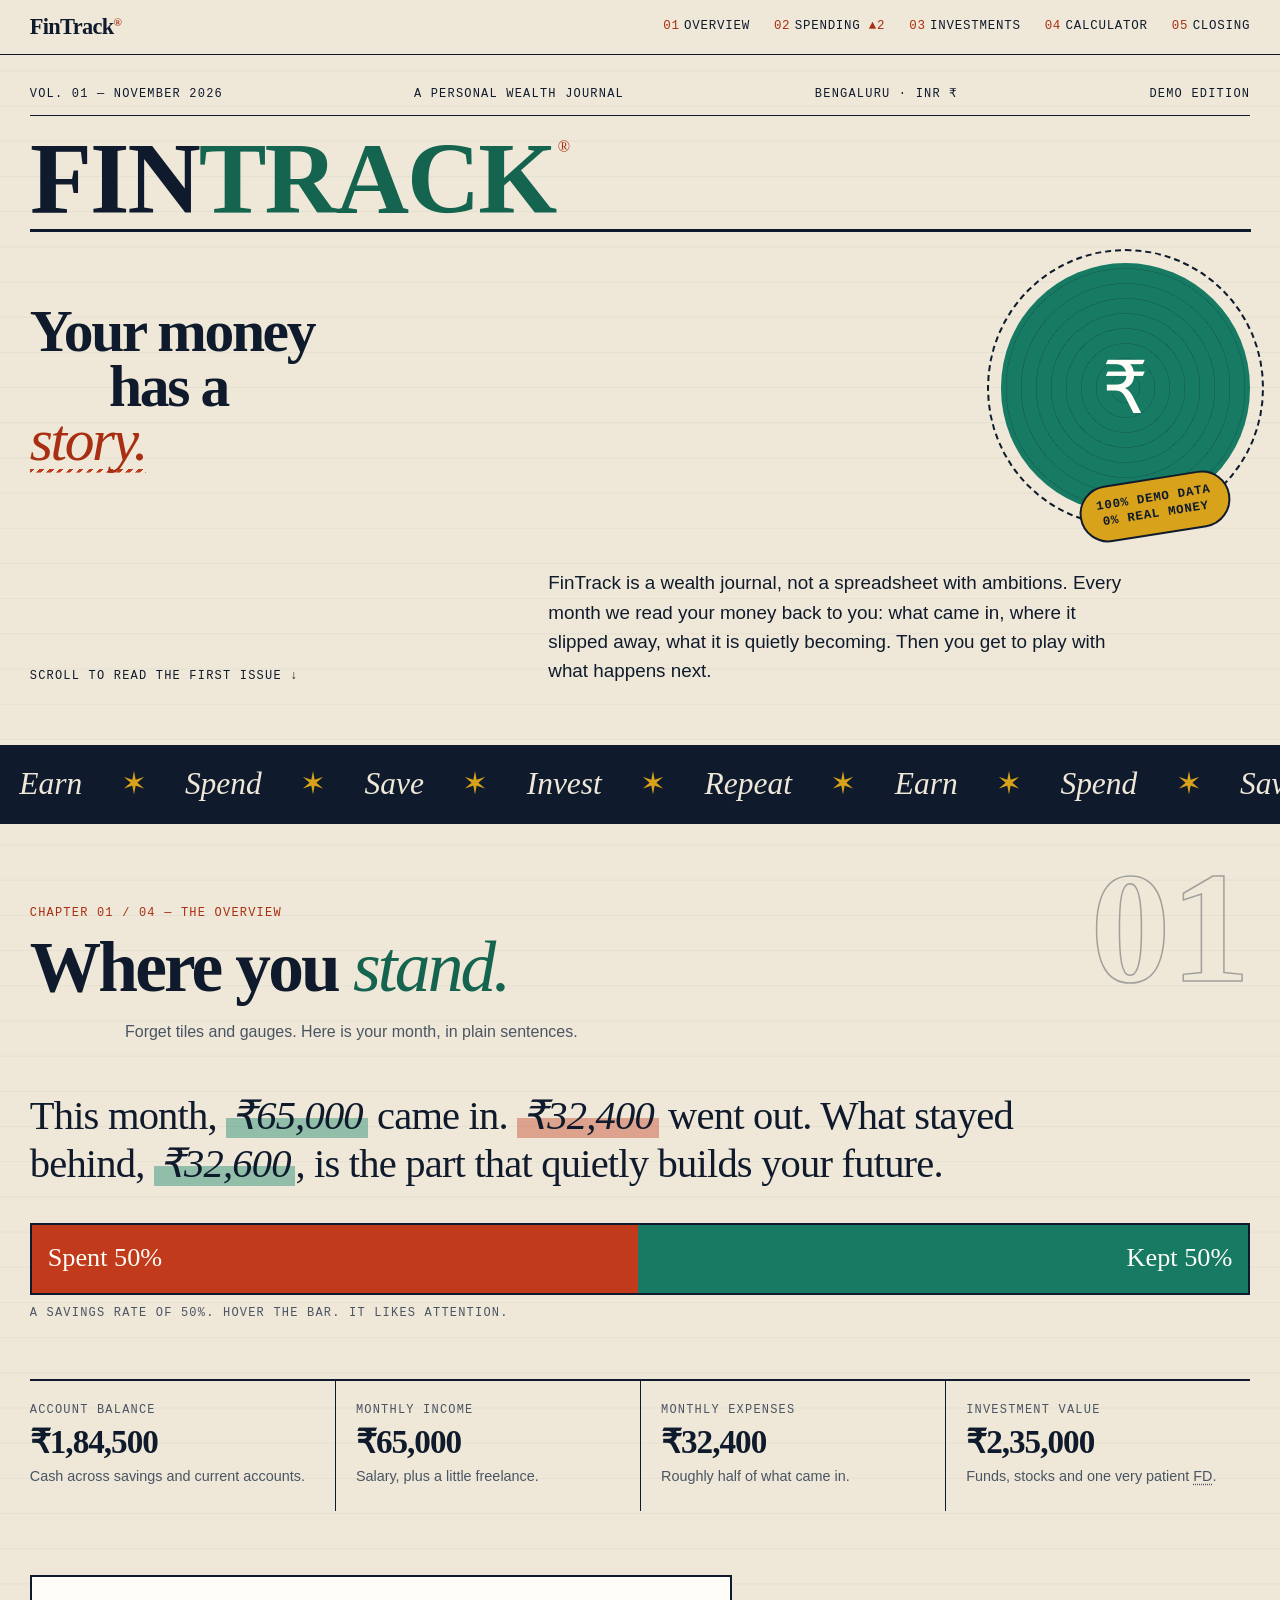
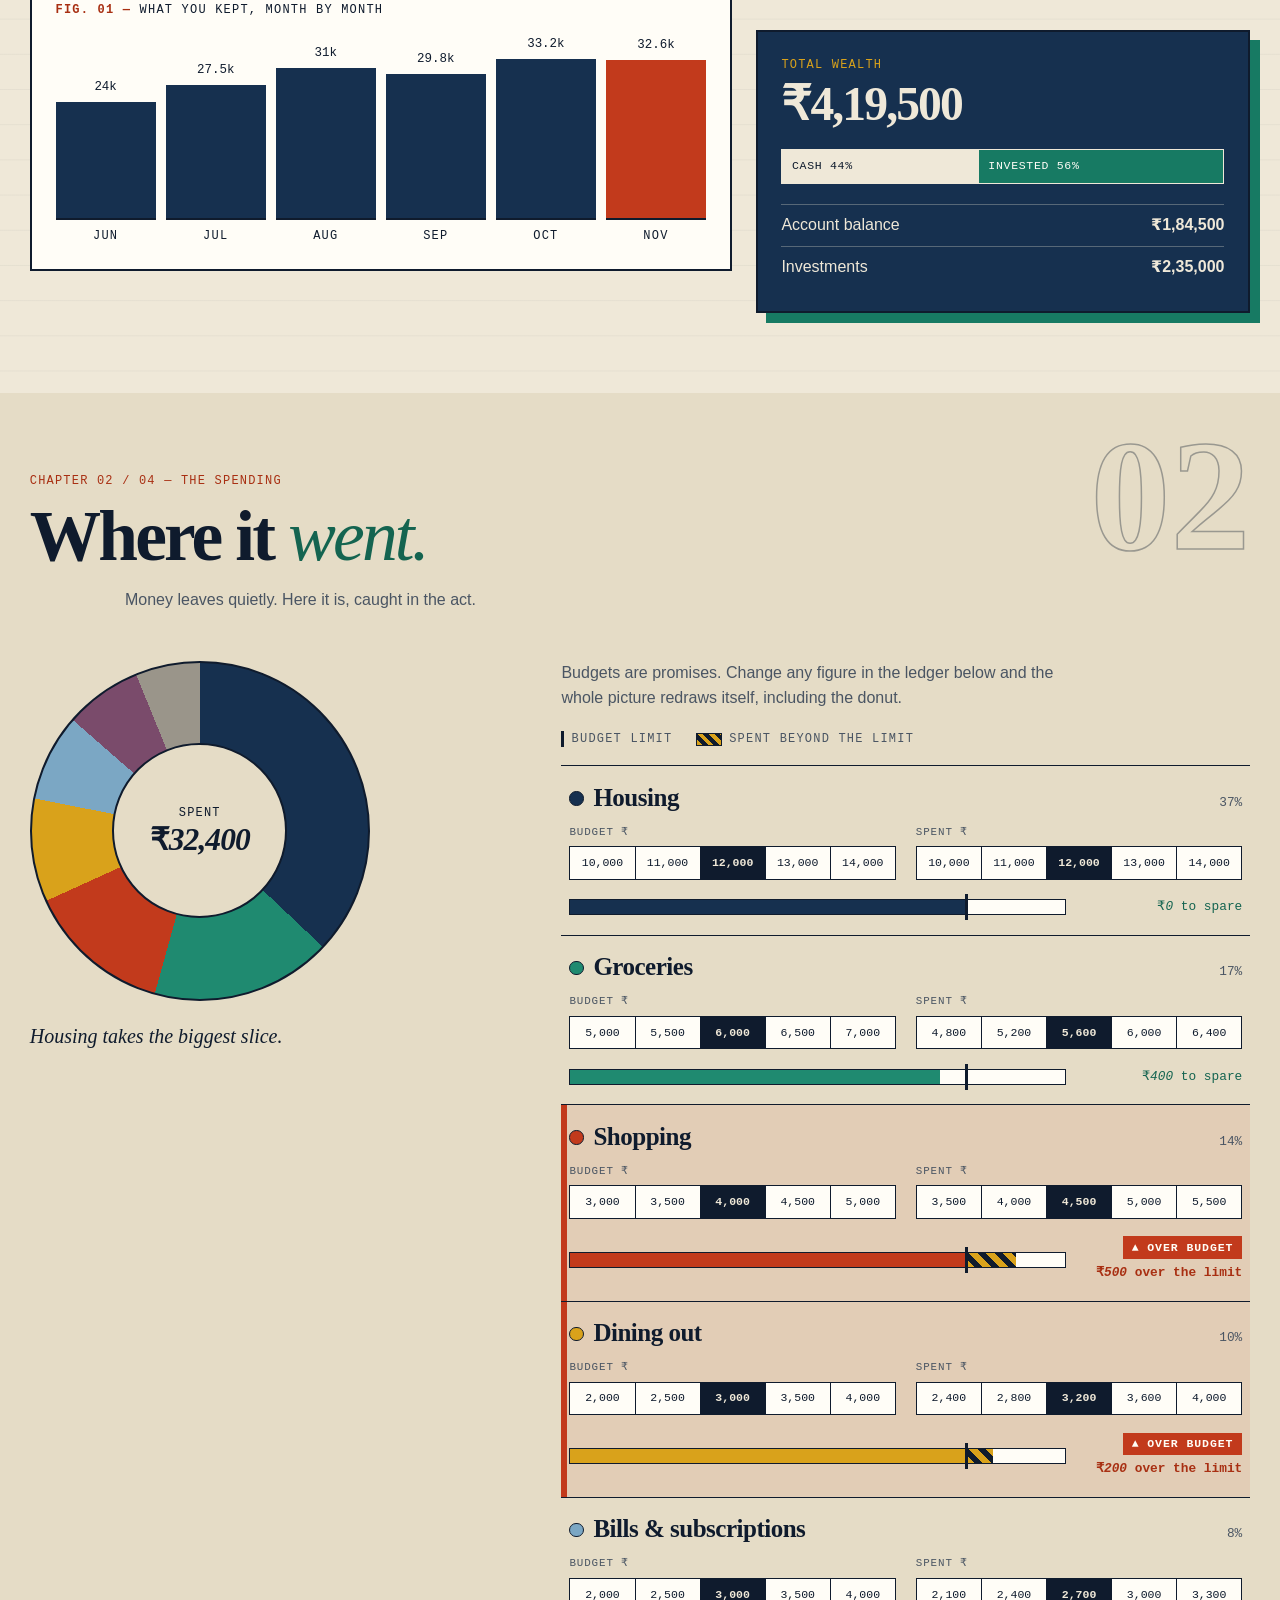
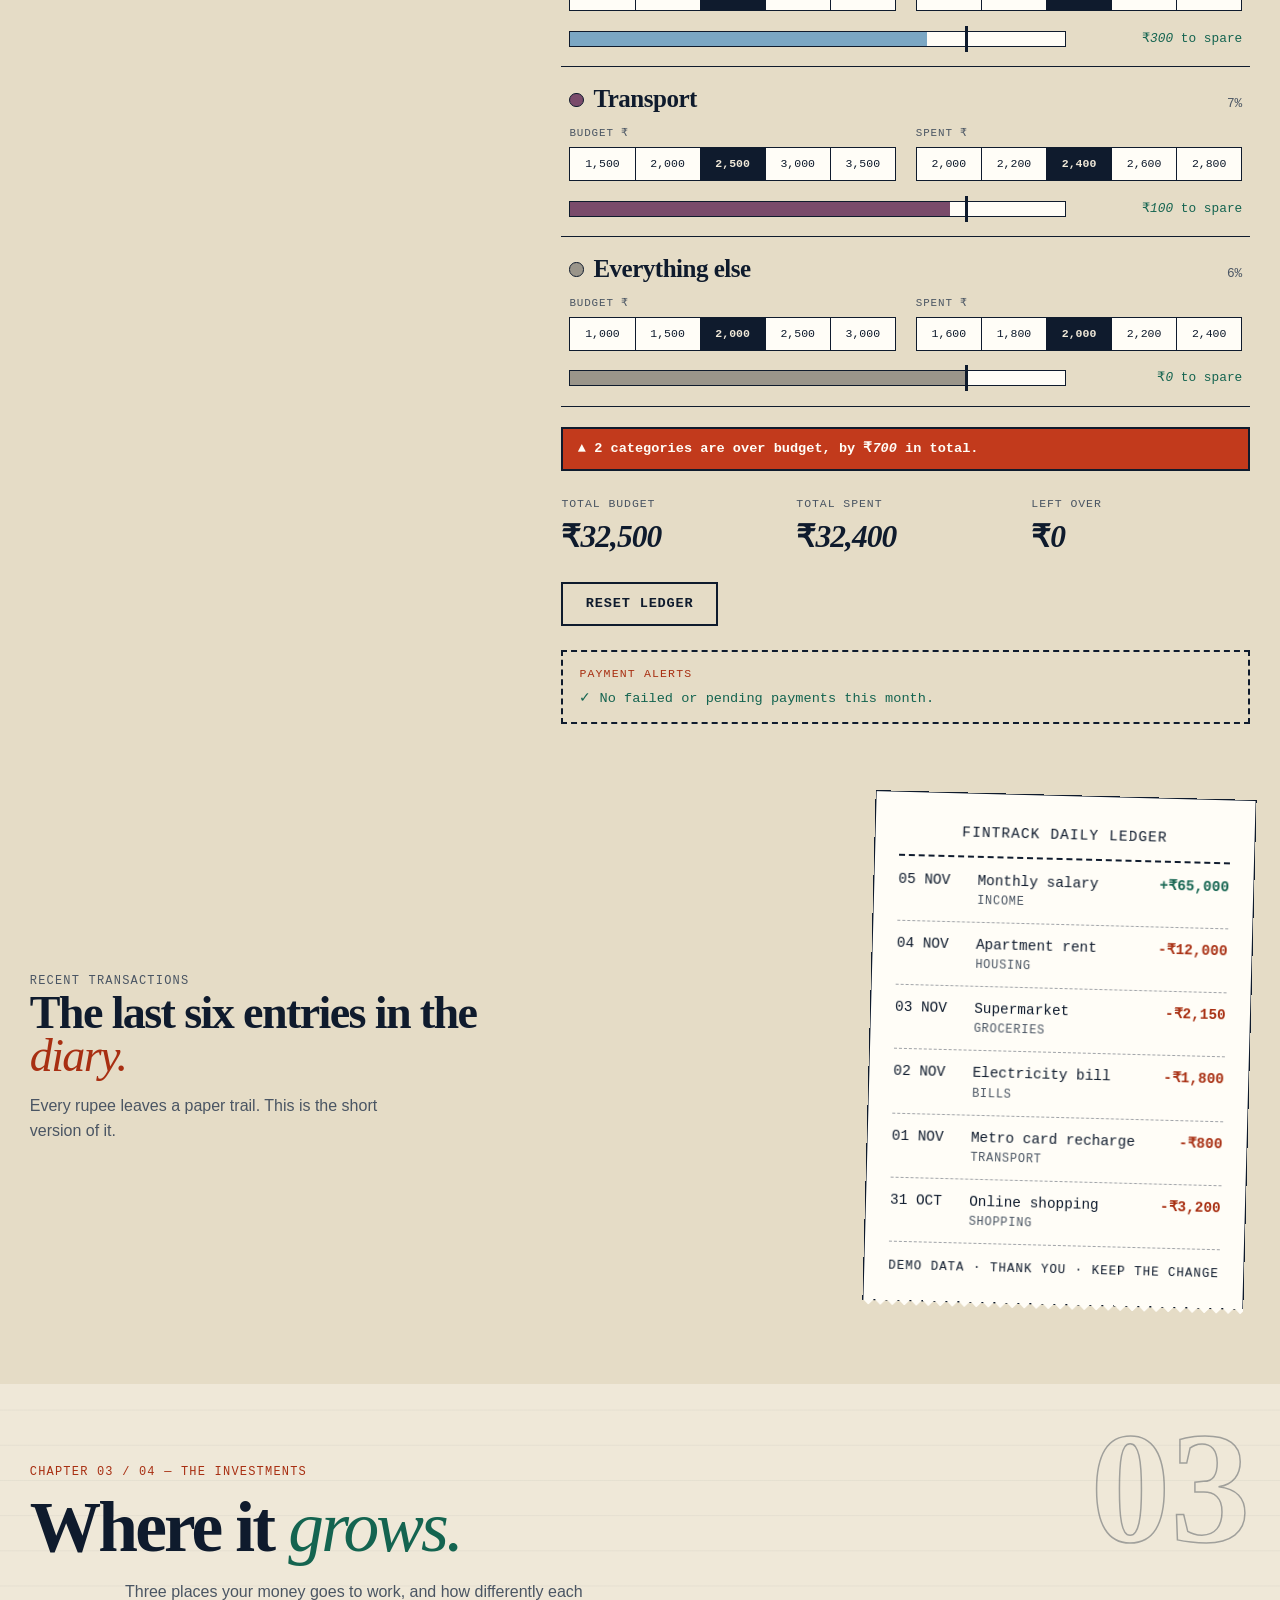
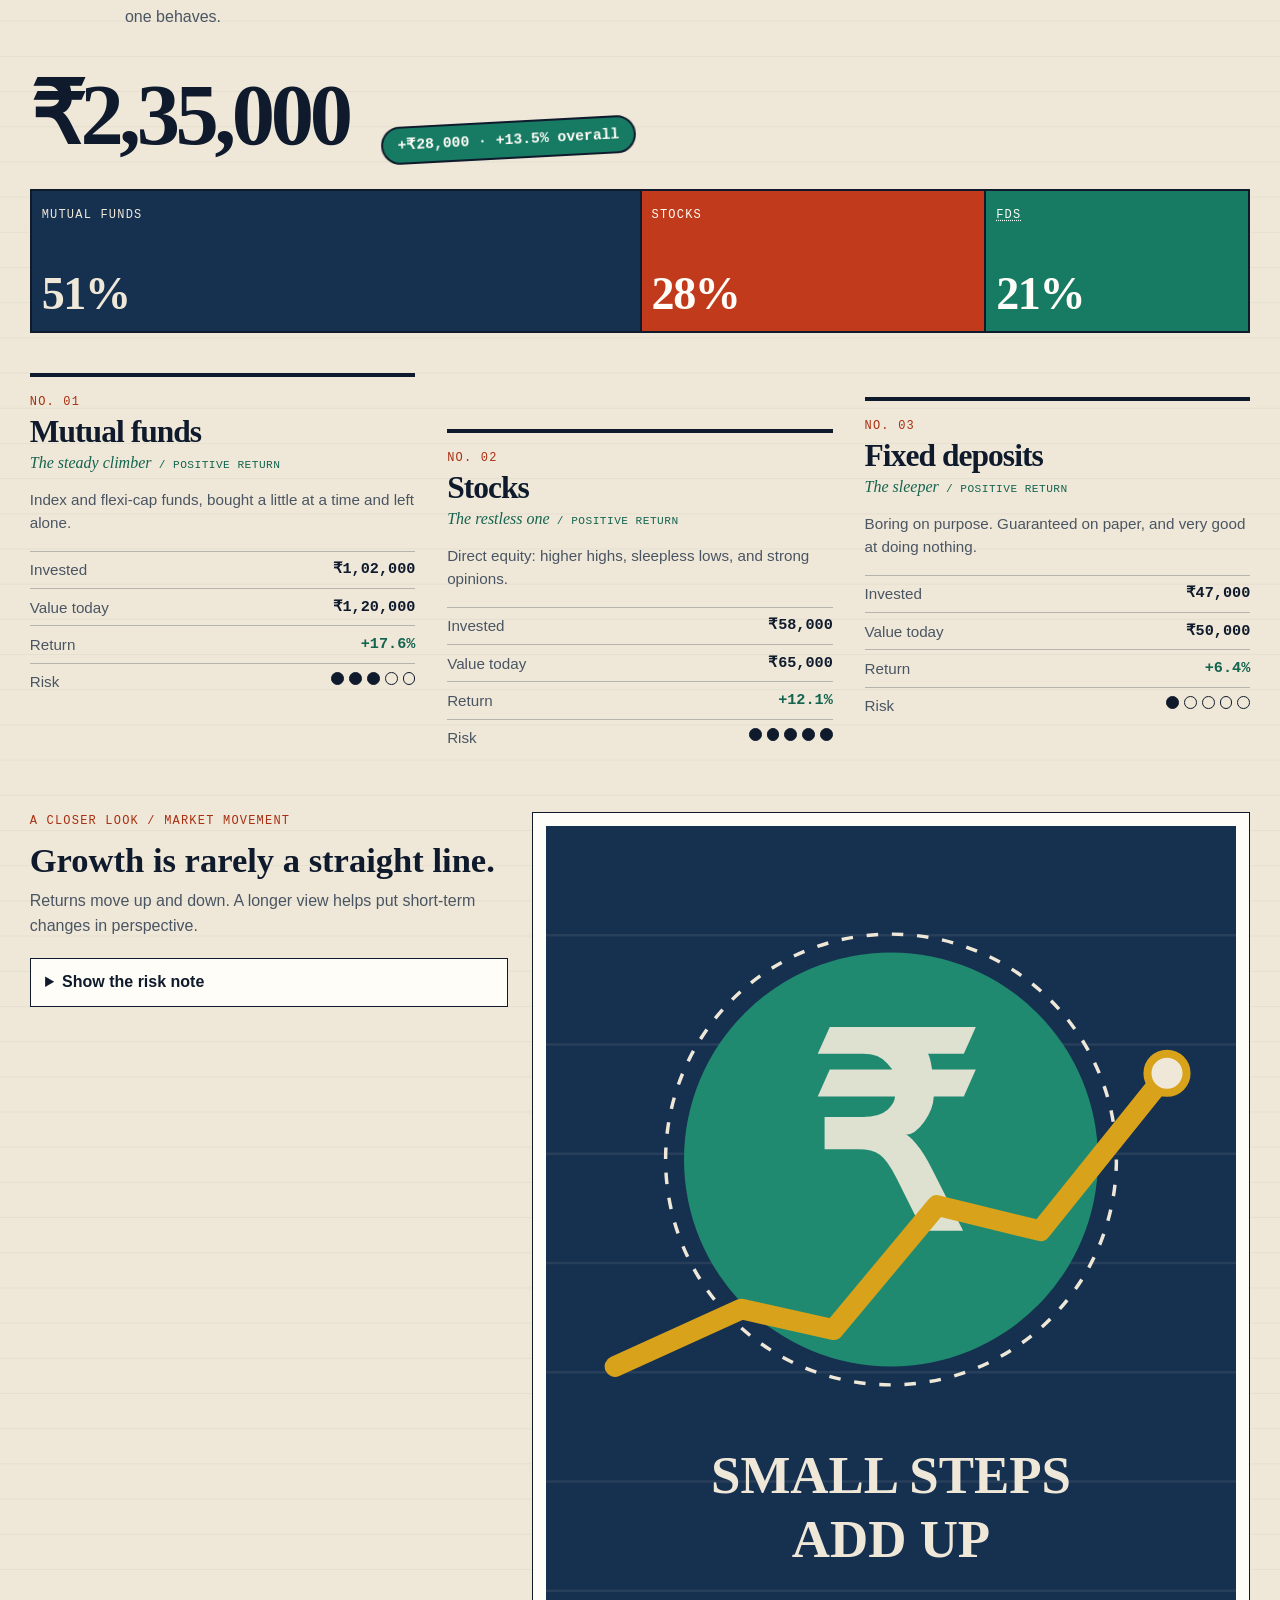
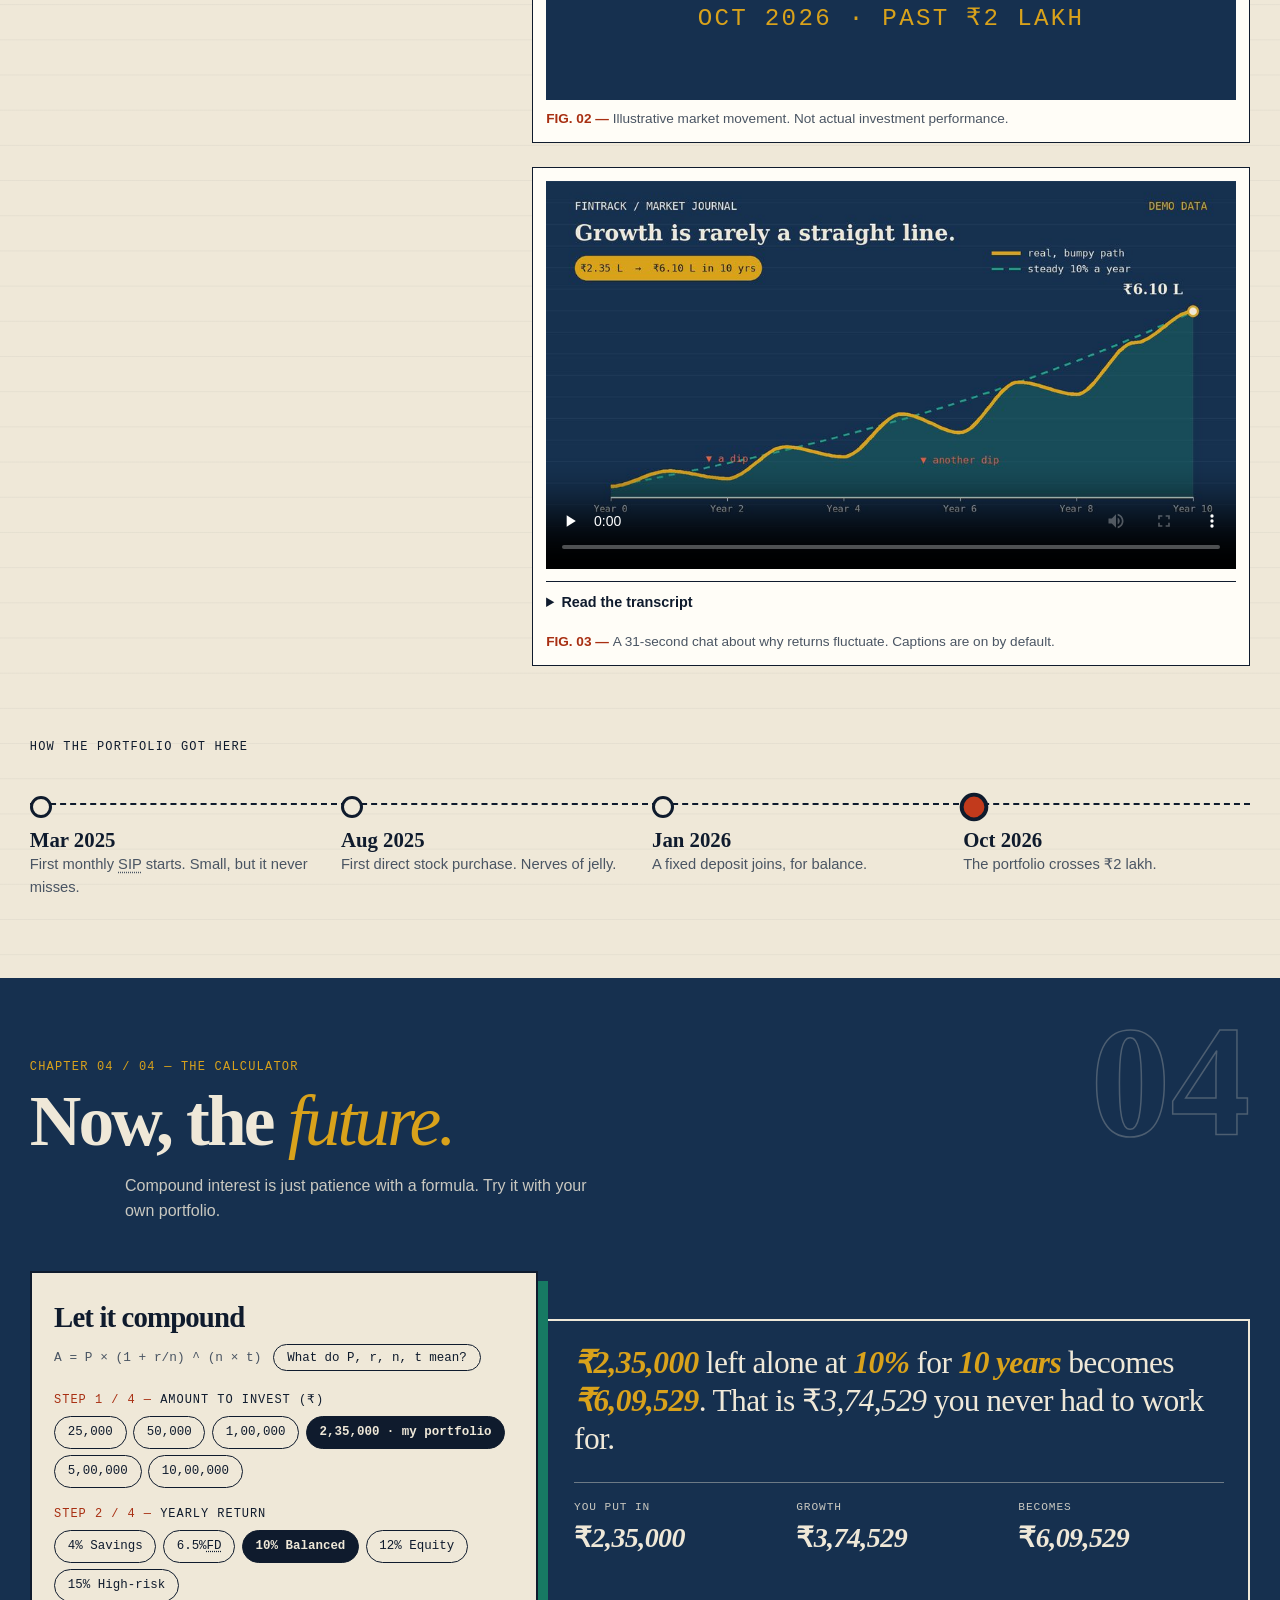
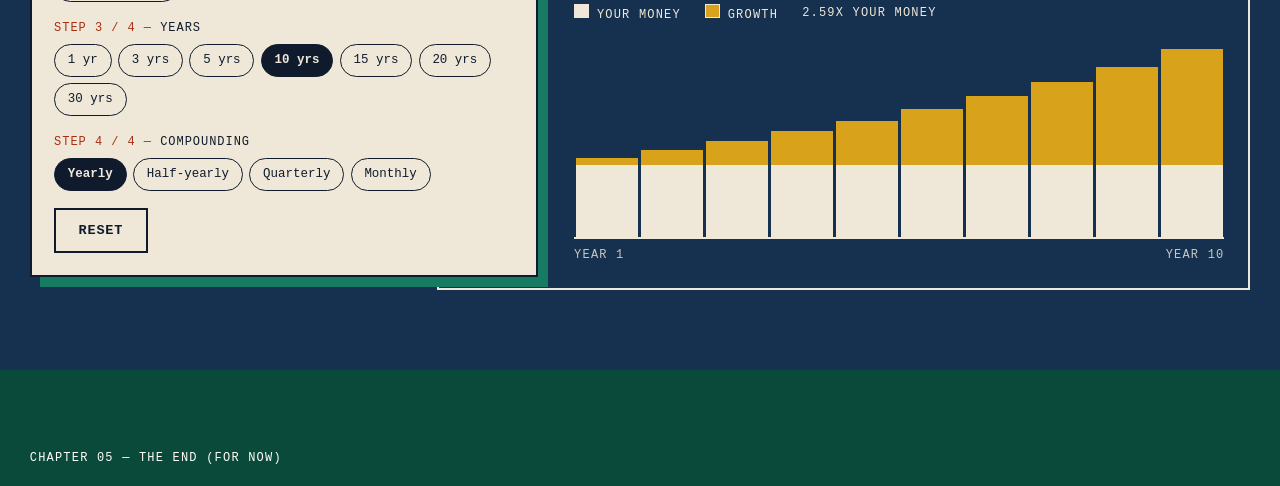
<file: LAB_2/index.html>
<!DOCTYPE html>
<html lang="en">
<head>
    <meta charset="UTF-8">
    <meta name="viewport" content="width=device-width, initial-scale=1">
    <meta name="description" content="FinTrack - a personal wealth journal. Spending, investments and a compound-interest calculator, told as a story (demo data). Built with HTML and CSS only.">
    <meta name="color-scheme" content="light dark">
    <title>FinTrack - A Personal Wealth Journal</title>
    <link rel="icon" href="assets/img/favicon.svg" type="image/svg+xml">
    <link rel="stylesheet" href="styles.css">
</head>

<body id="top">
    <a class="skip-link" href="#main-content">Skip to main content</a>

    <!-- ================= HEADER + NAVIGATION ================= -->
    <header class="topbar">
        <a class="brand" href="#top">FinTrack<sup>&reg;</sup></a>
        <nav aria-label="Chapters">
            <ul>
                <li><a class="nav-link" href="#overview"><span>01</span>Overview</a></li>
                <li><a class="nav-link" href="#spending"><span>02</span>Spending</a></li>
                <li><a class="nav-link" href="#investments"><span>03</span>Investments</a></li>
                <li><a class="nav-link" href="#calculator"><span>04</span>Calculator</a></li>
                <li><a class="nav-link" href="#closing"><span>05</span>Closing</a></li>
            </ul>
        </nav>
    </header>

    <main id="main-content">

        <!-- shown only when the page is printed: the letterhead of the monthly statement -->
        <div class="print-head print-only">
            <p class="eyebrow">FinTrack&reg; &middot; Monthly statement</p>
            <h2>Statement for November 2026</h2>
            <p>Prepared for: a demo reader &middot; Bengaluru &middot; all amounts in INR (&#8377;) &middot; every figure is demonstration data</p>
        </div>

        <!-- ================= HERO ================= -->
        <section class="hero">
            <div class="wrap">
                <p class="hero-meta eyebrow">
                    <span>Vol. 01 &mdash; November 2026</span>
                    <span>A personal wealth journal</span>
                    <span>Bengaluru &middot; INR &#8377;</span>
                    <span>Demo edition</span>
                </p>

                <div class="wordmark-box">
                    <h1 class="wordmark"><span class="wm-fin">Fin</span><span class="wm-track">Track</span><sup class="wm-reg" aria-hidden="true">&reg;</sup></h1>
                </div>

                <div class="hero-story">
                    <p class="hero-tagline">
                        <span class="line">Your money</span>
                        <span class="line line-2">has a</span>
                        <span class="line"><em class="squiggle">story.</em></span>
                    </p>

                    <div class="coin" aria-hidden="true">
                        &#8377;
                        <div class="sticker">100% demo data<br>0% real money</div>
                    </div>
                </div>

                <div class="hero-lower">
                    <p class="scroll-cue eyebrow">Scroll to read the first issue <span aria-hidden="true">&darr;</span></p>
                    <p class="intro">
                        FinTrack is a wealth journal, not a spreadsheet with ambitions. Every month we read your
                        money back to you: what came in, where it slipped away, what it is quietly becoming.
                        Then you get to play with what happens next.
                    </p>
                </div>
            </div>
        </section>

        <!-- PHONE CONTEXT: the three numbers a phone user opens the app for. Hidden on larger screens. -->
        <aside class="glance" aria-label="This month at a glance">
            <a href="#spending">
                <span class="eyebrow"><span class="lbl-left">Left this month</span><span class="lbl-deficit">Over total budget by</span></span>
                <strong><span class="inr" style="--n: var(--left-abs)"><i class="c7"></i><i class="c5"></i><i class="c3"></i><i class="c0"></i></span></strong>
            </a>
            <a href="#spending">
                <span class="eyebrow">Categories over budget</span>
                <strong class="oc"></strong>
            </a>
            <a href="#investments">
                <span class="eyebrow">Invested</span>
                <strong>&#8377;2,35,000</strong>
            </a>
        </aside>

        <!-- decorative moving strip -->
        <div class="marquee" aria-hidden="true">
            <div class="marquee-track">
                <div class="marquee-group">
                    <span>Earn</span><span>&#10038;</span><span>Spend</span><span>&#10038;</span><span>Save</span><span>&#10038;</span><span>Invest</span><span>&#10038;</span><span>Repeat</span><span>&#10038;</span>
                    <span>Earn</span><span>&#10038;</span><span>Spend</span><span>&#10038;</span><span>Save</span><span>&#10038;</span><span>Invest</span><span>&#10038;</span><span>Repeat</span><span>&#10038;</span>
                </div>
                <div class="marquee-group">
                    <span>Earn</span><span>&#10038;</span><span>Spend</span><span>&#10038;</span><span>Save</span><span>&#10038;</span><span>Invest</span><span>&#10038;</span><span>Repeat</span><span>&#10038;</span>
                    <span>Earn</span><span>&#10038;</span><span>Spend</span><span>&#10038;</span><span>Save</span><span>&#10038;</span><span>Invest</span><span>&#10038;</span><span>Repeat</span><span>&#10038;</span>
                </div>
            </div>
        </div>

        <!-- ================= CHAPTER 01: OVERVIEW ================= -->
        <section class="chapter" id="overview">
            <div class="wrap">

                <div class="chapter-head">
                    <span class="chapter-num" aria-hidden="true">01</span>
                    <p class="eyebrow">Chapter 01 / 04 &mdash; The overview</p>
                    <h2>Where you <em>stand.</em></h2>
                    <p class="lede">Forget tiles and gauges. Here is your month, in plain sentences.</p>
                </div>

                <p class="statement reveal">
                    This month, <mark>&#8377;65,000</mark> came in. <mark class="out">&#8377;32,400</mark> went out.
                    What stayed behind, <mark>&#8377;32,600</mark>, is the part that quietly builds your future.
                </p>

                <div class="flow reveal">
                    <div class="flow-bar draw-x" role="img" aria-label="Of the 65,000 rupees earned, about 50 percent was spent and 50 percent was kept">
                        <div class="flow-spent" style="--w: 49.85"><span>Spent 50%</span></div>
                        <div class="flow-kept" style="--w: 50.15"><span>Kept 50%</span></div>
                    </div>
                    <p class="flow-caption eyebrow">
                        <span class="hint-mouse">A savings rate of 50%. Hover the bar. It likes attention.</span>
                        <span class="hint-touch">A savings rate of 50%: &#8377;32,400 spent, &#8377;32,600 kept.</span>
                    </p>
                </div>

                <dl class="numbers reveal">
                    <div>
                        <dt>Account balance</dt>
                        <dd class="big">&#8377;1,84,500</dd>
                        <dd class="note">Cash across savings and current accounts.</dd>
                    </div>
                    <div>
                        <dt>Monthly income</dt>
                        <dd class="big">&#8377;65,000</dd>
                        <dd class="note">Salary, plus a little freelance.</dd>
                    </div>
                    <div class="is-spend">
                        <dt>Monthly expenses</dt>
                        <dd class="big">&#8377;32,400</dd>
                        <dd class="note">Roughly half of what came in.</dd>
                    </div>
                    <div>
                        <dt>Investment value</dt>
                        <dd class="big">&#8377;2,35,000</dd>
                        <dd class="note">Funds, stocks and one very patient <abbr title="Fixed deposit">FD</abbr>.</dd>
                    </div>
                </dl>

                <div class="duo">
                    <figure class="savings reveal">
                        <figcaption class="eyebrow">What you kept, month by month</figcaption>
                        <div class="cols" role="img" aria-label="Savings from June to November: 24,000; 27,500; 31,000; 29,800; 33,200; 32,600 rupees">
                            <div class="col"><div class="stack"><span class="val">24k</span><i style="--h: 63.6%"></i></div><span class="mon eyebrow">Jun</span></div>
                            <div class="col"><div class="stack"><span class="val">27.5k</span><i style="--h: 72.9%"></i></div><span class="mon eyebrow">Jul</span></div>
                            <div class="col"><div class="stack"><span class="val">31k</span><i style="--h: 82.2%"></i></div><span class="mon eyebrow">Aug</span></div>
                            <div class="col"><div class="stack"><span class="val">29.8k</span><i style="--h: 79%"></i></div><span class="mon eyebrow">Sep</span></div>
                            <div class="col"><div class="stack"><span class="val">33.2k</span><i style="--h: 88%"></i></div><span class="mon eyebrow">Oct</span></div>
                            <div class="col now"><div class="stack"><span class="val">32.6k</span><i style="--h: 86.4%"></i></div><span class="mon eyebrow">Nov</span></div>
                        </div>
                    </figure>

                    <aside class="wealth reveal" aria-label="Total wealth">
                        <p class="eyebrow">Total wealth</p>
                        <p class="wealth-num">&#8377;4,19,500</p>
                        <div class="split" role="img" aria-label="44 percent cash and 56 percent invested">
                            <span style="--w: 44">Cash 44%</span>
                            <span style="--w: 56">Invested 56%</span>
                        </div>
                        <ul>
                            <li><span>Account balance</span><strong>&#8377;1,84,500</strong></li>
                            <li><span>Investments</span><strong>&#8377;2,35,000</strong></li>
                        </ul>
                    </aside>
                </div>

            </div>
        </section>

        <!-- ================= CHAPTER 02: SPENDING ================= -->
        <section class="chapter spending" id="spending">
            <div class="wrap">

                <div class="chapter-head">
                    <span class="chapter-num" aria-hidden="true">02</span>
                    <p class="eyebrow">Chapter 02 / 04 &mdash; The spending</p>
                    <h2>Where it <em>went.</em></h2>
                    <p class="lede">Money leaves quietly. Here it is, caught in the act.</p>
                </div>

                <div class="spend-grid">

                    <div class="donut-wrap reveal">
                        <div class="donut" role="img" aria-label="Donut chart of spending by category; the figures are in the ledger beside it">
                            <div class="donut-centre">
                                <span class="eyebrow">Spent</span>
                                <strong><span class="inr" style="--n: var(--TS)"><i class="c7"></i><i class="c5"></i><i class="c3"></i><i class="c0"></i></span></strong>
                            </div>
                        </div>
                        <p class="donut-note"><span class="big big1">Housing</span><span class="big big2">Groceries</span><span class="big big3">Shopping</span><span class="big big4">Dining out</span><span class="big big5">Bills and subscriptions</span><span class="big big6">Transport</span><span class="big big7">Everything else</span> takes the biggest slice.</p>
                    </div>

                    <div>
                        <p class="ledger-intro">
                            Budgets are promises. Change any figure in the ledger below and the whole picture
                            redraws itself, including the donut.
                        </p>

                        <p class="ledger-key eyebrow">
                            <span><i class="key-limit"></i>Budget limit</span>
                            <span><i class="key-over"></i>Spent beyond the limit</span>
                        </p>

                        <!-- method="dialog" makes the form harmless: pressing Enter on a radio cannot reload the page.
                             type="reset" is a native control that puts every radio back to its default. -->
                        <form class="ledger-form" method="dialog" aria-label="Budget ledger">
                            <ul class="ledger">
                            <li class="ledger-row" style="--c: var(--cat1); --B: var(--B1); --S: var(--S1); --O: var(--O1); --sh: var(--sh1)">
                                <div class="row-name"><span class="swatch" aria-hidden="true"></span><h3>Housing</h3><span class="share"></span></div>
                                <fieldset class="field">
                                    <legend><span class="vh">Housing: </span>Budget &#8377;</legend>
                                    <div class="pills">
                                    <input type="radio" name="b1" id="b1-0" value="10000"><label for="b1-0">10,000</label>
                                    <input type="radio" name="b1" id="b1-1" value="11000"><label for="b1-1">11,000</label>
                                    <input type="radio" name="b1" id="b1-2" value="12000" checked><label for="b1-2">12,000</label>
                                    <input type="radio" name="b1" id="b1-3" value="13000"><label for="b1-3">13,000</label>
                                    <input type="radio" name="b1" id="b1-4" value="14000"><label for="b1-4">14,000</label>
                                    </div>
                                </fieldset>
                                <fieldset class="field">
                                    <legend><span class="vh">Housing: </span>Spent &#8377;</legend>
                                    <div class="pills">
                                    <input type="radio" name="s1" id="s1-0" value="10000"><label for="s1-0">10,000</label>
                                    <input type="radio" name="s1" id="s1-1" value="11000"><label for="s1-1">11,000</label>
                                    <input type="radio" name="s1" id="s1-2" value="12000" checked><label for="s1-2">12,000</label>
                                    <input type="radio" name="s1" id="s1-3" value="13000"><label for="s1-3">13,000</label>
                                    <input type="radio" name="s1" id="s1-4" value="14000"><label for="s1-4">14,000</label>
                                    </div>
                                </fieldset>
                                <div class="row-meter">
                                    <div class="meter" role="img" aria-label="Housing: money spent against the budget limit (figures in the status line)"><span class="meter-fill"></span><span class="meter-over"></span><span class="meter-limit"></span></div>
                                    <p class="status">
                                        <span class="st-ok"><span class="inr" style="--n: var(--spare)"><i class="c7"></i><i class="c5"></i><i class="c3"></i><i class="c0"></i></span> to spare</span>
                                        <span class="st-bad"><strong class="badge">&#9650; Over budget</strong><span><span class="inr" style="--n: var(--O)"><i class="c7"></i><i class="c5"></i><i class="c3"></i><i class="c0"></i></span> over the limit</span></span>
                                    </p>
                                    <p class="print-only values">Budget <span class="inr" style="--n: var(--B)"><i class="c7"></i><i class="c5"></i><i class="c3"></i><i class="c0"></i></span> &middot; Spent <span class="inr" style="--n: var(--S)"><i class="c7"></i><i class="c5"></i><i class="c3"></i><i class="c0"></i></span></p>
                                </div>
                            </li>
                            <li class="ledger-row" style="--c: var(--cat2); --B: var(--B2); --S: var(--S2); --O: var(--O2); --sh: var(--sh2)">
                                <div class="row-name"><span class="swatch" aria-hidden="true"></span><h3>Groceries</h3><span class="share"></span></div>
                                <fieldset class="field">
                                    <legend><span class="vh">Groceries: </span>Budget &#8377;</legend>
                                    <div class="pills">
                                    <input type="radio" name="b2" id="b2-0" value="5000"><label for="b2-0">5,000</label>
                                    <input type="radio" name="b2" id="b2-1" value="5500"><label for="b2-1">5,500</label>
                                    <input type="radio" name="b2" id="b2-2" value="6000" checked><label for="b2-2">6,000</label>
                                    <input type="radio" name="b2" id="b2-3" value="6500"><label for="b2-3">6,500</label>
                                    <input type="radio" name="b2" id="b2-4" value="7000"><label for="b2-4">7,000</label>
                                    </div>
                                </fieldset>
                                <fieldset class="field">
                                    <legend><span class="vh">Groceries: </span>Spent &#8377;</legend>
                                    <div class="pills">
                                    <input type="radio" name="s2" id="s2-0" value="4800"><label for="s2-0">4,800</label>
                                    <input type="radio" name="s2" id="s2-1" value="5200"><label for="s2-1">5,200</label>
                                    <input type="radio" name="s2" id="s2-2" value="5600" checked><label for="s2-2">5,600</label>
                                    <input type="radio" name="s2" id="s2-3" value="6000"><label for="s2-3">6,000</label>
                                    <input type="radio" name="s2" id="s2-4" value="6400"><label for="s2-4">6,400</label>
                                    </div>
                                </fieldset>
                                <div class="row-meter">
                                    <div class="meter" role="img" aria-label="Groceries: money spent against the budget limit (figures in the status line)"><span class="meter-fill"></span><span class="meter-over"></span><span class="meter-limit"></span></div>
                                    <p class="status">
                                        <span class="st-ok"><span class="inr" style="--n: var(--spare)"><i class="c7"></i><i class="c5"></i><i class="c3"></i><i class="c0"></i></span> to spare</span>
                                        <span class="st-bad"><strong class="badge">&#9650; Over budget</strong><span><span class="inr" style="--n: var(--O)"><i class="c7"></i><i class="c5"></i><i class="c3"></i><i class="c0"></i></span> over the limit</span></span>
                                    </p>
                                    <p class="print-only values">Budget <span class="inr" style="--n: var(--B)"><i class="c7"></i><i class="c5"></i><i class="c3"></i><i class="c0"></i></span> &middot; Spent <span class="inr" style="--n: var(--S)"><i class="c7"></i><i class="c5"></i><i class="c3"></i><i class="c0"></i></span></p>
                                </div>
                            </li>
                            <li class="ledger-row" style="--c: var(--cat3); --B: var(--B3); --S: var(--S3); --O: var(--O3); --sh: var(--sh3)">
                                <div class="row-name"><span class="swatch" aria-hidden="true"></span><h3>Shopping</h3><span class="share"></span></div>
                                <fieldset class="field">
                                    <legend><span class="vh">Shopping: </span>Budget &#8377;</legend>
                                    <div class="pills">
                                    <input type="radio" name="b3" id="b3-0" value="3000"><label for="b3-0">3,000</label>
                                    <input type="radio" name="b3" id="b3-1" value="3500"><label for="b3-1">3,500</label>
                                    <input type="radio" name="b3" id="b3-2" value="4000" checked><label for="b3-2">4,000</label>
                                    <input type="radio" name="b3" id="b3-3" value="4500"><label for="b3-3">4,500</label>
                                    <input type="radio" name="b3" id="b3-4" value="5000"><label for="b3-4">5,000</label>
                                    </div>
                                </fieldset>
                                <fieldset class="field">
                                    <legend><span class="vh">Shopping: </span>Spent &#8377;</legend>
                                    <div class="pills">
                                    <input type="radio" name="s3" id="s3-0" value="3500"><label for="s3-0">3,500</label>
                                    <input type="radio" name="s3" id="s3-1" value="4000"><label for="s3-1">4,000</label>
                                    <input type="radio" name="s3" id="s3-2" value="4500" checked><label for="s3-2">4,500</label>
                                    <input type="radio" name="s3" id="s3-3" value="5000"><label for="s3-3">5,000</label>
                                    <input type="radio" name="s3" id="s3-4" value="5500"><label for="s3-4">5,500</label>
                                    </div>
                                </fieldset>
                                <div class="row-meter">
                                    <div class="meter" role="img" aria-label="Shopping: money spent against the budget limit (figures in the status line)"><span class="meter-fill"></span><span class="meter-over"></span><span class="meter-limit"></span></div>
                                    <p class="status">
                                        <span class="st-ok"><span class="inr" style="--n: var(--spare)"><i class="c7"></i><i class="c5"></i><i class="c3"></i><i class="c0"></i></span> to spare</span>
                                        <span class="st-bad"><strong class="badge">&#9650; Over budget</strong><span><span class="inr" style="--n: var(--O)"><i class="c7"></i><i class="c5"></i><i class="c3"></i><i class="c0"></i></span> over the limit</span></span>
                                    </p>
                                    <p class="print-only values">Budget <span class="inr" style="--n: var(--B)"><i class="c7"></i><i class="c5"></i><i class="c3"></i><i class="c0"></i></span> &middot; Spent <span class="inr" style="--n: var(--S)"><i class="c7"></i><i class="c5"></i><i class="c3"></i><i class="c0"></i></span></p>
                                </div>
                            </li>
                            <li class="ledger-row" style="--c: var(--cat4); --B: var(--B4); --S: var(--S4); --O: var(--O4); --sh: var(--sh4)">
                                <div class="row-name"><span class="swatch" aria-hidden="true"></span><h3>Dining out</h3><span class="share"></span></div>
                                <fieldset class="field">
                                    <legend><span class="vh">Dining out: </span>Budget &#8377;</legend>
                                    <div class="pills">
                                    <input type="radio" name="b4" id="b4-0" value="2000"><label for="b4-0">2,000</label>
                                    <input type="radio" name="b4" id="b4-1" value="2500"><label for="b4-1">2,500</label>
                                    <input type="radio" name="b4" id="b4-2" value="3000" checked><label for="b4-2">3,000</label>
                                    <input type="radio" name="b4" id="b4-3" value="3500"><label for="b4-3">3,500</label>
                                    <input type="radio" name="b4" id="b4-4" value="4000"><label for="b4-4">4,000</label>
                                    </div>
                                </fieldset>
                                <fieldset class="field">
                                    <legend><span class="vh">Dining out: </span>Spent &#8377;</legend>
                                    <div class="pills">
                                    <input type="radio" name="s4" id="s4-0" value="2400"><label for="s4-0">2,400</label>
                                    <input type="radio" name="s4" id="s4-1" value="2800"><label for="s4-1">2,800</label>
                                    <input type="radio" name="s4" id="s4-2" value="3200" checked><label for="s4-2">3,200</label>
                                    <input type="radio" name="s4" id="s4-3" value="3600"><label for="s4-3">3,600</label>
                                    <input type="radio" name="s4" id="s4-4" value="4000"><label for="s4-4">4,000</label>
                                    </div>
                                </fieldset>
                                <div class="row-meter">
                                    <div class="meter" role="img" aria-label="Dining out: money spent against the budget limit (figures in the status line)"><span class="meter-fill"></span><span class="meter-over"></span><span class="meter-limit"></span></div>
                                    <p class="status">
                                        <span class="st-ok"><span class="inr" style="--n: var(--spare)"><i class="c7"></i><i class="c5"></i><i class="c3"></i><i class="c0"></i></span> to spare</span>
                                        <span class="st-bad"><strong class="badge">&#9650; Over budget</strong><span><span class="inr" style="--n: var(--O)"><i class="c7"></i><i class="c5"></i><i class="c3"></i><i class="c0"></i></span> over the limit</span></span>
                                    </p>
                                    <p class="print-only values">Budget <span class="inr" style="--n: var(--B)"><i class="c7"></i><i class="c5"></i><i class="c3"></i><i class="c0"></i></span> &middot; Spent <span class="inr" style="--n: var(--S)"><i class="c7"></i><i class="c5"></i><i class="c3"></i><i class="c0"></i></span></p>
                                </div>
                            </li>
                            <li class="ledger-row" style="--c: var(--cat5); --B: var(--B5); --S: var(--S5); --O: var(--O5); --sh: var(--sh5)">
                                <div class="row-name"><span class="swatch" aria-hidden="true"></span><h3>Bills &amp; subscriptions</h3><span class="share"></span></div>
                                <fieldset class="field">
                                    <legend><span class="vh">Bills and subscriptions: </span>Budget &#8377;</legend>
                                    <div class="pills">
                                    <input type="radio" name="b5" id="b5-0" value="2000"><label for="b5-0">2,000</label>
                                    <input type="radio" name="b5" id="b5-1" value="2500"><label for="b5-1">2,500</label>
                                    <input type="radio" name="b5" id="b5-2" value="3000" checked><label for="b5-2">3,000</label>
                                    <input type="radio" name="b5" id="b5-3" value="3500"><label for="b5-3">3,500</label>
                                    <input type="radio" name="b5" id="b5-4" value="4000"><label for="b5-4">4,000</label>
                                    </div>
                                </fieldset>
                                <fieldset class="field">
                                    <legend><span class="vh">Bills and subscriptions: </span>Spent &#8377;</legend>
                                    <div class="pills">
                                    <input type="radio" name="s5" id="s5-0" value="2100"><label for="s5-0">2,100</label>
                                    <input type="radio" name="s5" id="s5-1" value="2400"><label for="s5-1">2,400</label>
                                    <input type="radio" name="s5" id="s5-2" value="2700" checked><label for="s5-2">2,700</label>
                                    <input type="radio" name="s5" id="s5-3" value="3000"><label for="s5-3">3,000</label>
                                    <input type="radio" name="s5" id="s5-4" value="3300"><label for="s5-4">3,300</label>
                                    </div>
                                </fieldset>
                                <div class="row-meter">
                                    <div class="meter" role="img" aria-label="Bills and subscriptions: money spent against the budget limit (figures in the status line)"><span class="meter-fill"></span><span class="meter-over"></span><span class="meter-limit"></span></div>
                                    <p class="status">
                                        <span class="st-ok"><span class="inr" style="--n: var(--spare)"><i class="c7"></i><i class="c5"></i><i class="c3"></i><i class="c0"></i></span> to spare</span>
                                        <span class="st-bad"><strong class="badge">&#9650; Over budget</strong><span><span class="inr" style="--n: var(--O)"><i class="c7"></i><i class="c5"></i><i class="c3"></i><i class="c0"></i></span> over the limit</span></span>
                                    </p>
                                    <p class="print-only values">Budget <span class="inr" style="--n: var(--B)"><i class="c7"></i><i class="c5"></i><i class="c3"></i><i class="c0"></i></span> &middot; Spent <span class="inr" style="--n: var(--S)"><i class="c7"></i><i class="c5"></i><i class="c3"></i><i class="c0"></i></span></p>
                                </div>
                            </li>
                            <li class="ledger-row" style="--c: var(--cat6); --B: var(--B6); --S: var(--S6); --O: var(--O6); --sh: var(--sh6)">
                                <div class="row-name"><span class="swatch" aria-hidden="true"></span><h3>Transport</h3><span class="share"></span></div>
                                <fieldset class="field">
                                    <legend><span class="vh">Transport: </span>Budget &#8377;</legend>
                                    <div class="pills">
                                    <input type="radio" name="b6" id="b6-0" value="1500"><label for="b6-0">1,500</label>
                                    <input type="radio" name="b6" id="b6-1" value="2000"><label for="b6-1">2,000</label>
                                    <input type="radio" name="b6" id="b6-2" value="2500" checked><label for="b6-2">2,500</label>
                                    <input type="radio" name="b6" id="b6-3" value="3000"><label for="b6-3">3,000</label>
                                    <input type="radio" name="b6" id="b6-4" value="3500"><label for="b6-4">3,500</label>
                                    </div>
                                </fieldset>
                                <fieldset class="field">
                                    <legend><span class="vh">Transport: </span>Spent &#8377;</legend>
                                    <div class="pills">
                                    <input type="radio" name="s6" id="s6-0" value="2000"><label for="s6-0">2,000</label>
                                    <input type="radio" name="s6" id="s6-1" value="2200"><label for="s6-1">2,200</label>
                                    <input type="radio" name="s6" id="s6-2" value="2400" checked><label for="s6-2">2,400</label>
                                    <input type="radio" name="s6" id="s6-3" value="2600"><label for="s6-3">2,600</label>
                                    <input type="radio" name="s6" id="s6-4" value="2800"><label for="s6-4">2,800</label>
                                    </div>
                                </fieldset>
                                <div class="row-meter">
                                    <div class="meter" role="img" aria-label="Transport: money spent against the budget limit (figures in the status line)"><span class="meter-fill"></span><span class="meter-over"></span><span class="meter-limit"></span></div>
                                    <p class="status">
                                        <span class="st-ok"><span class="inr" style="--n: var(--spare)"><i class="c7"></i><i class="c5"></i><i class="c3"></i><i class="c0"></i></span> to spare</span>
                                        <span class="st-bad"><strong class="badge">&#9650; Over budget</strong><span><span class="inr" style="--n: var(--O)"><i class="c7"></i><i class="c5"></i><i class="c3"></i><i class="c0"></i></span> over the limit</span></span>
                                    </p>
                                    <p class="print-only values">Budget <span class="inr" style="--n: var(--B)"><i class="c7"></i><i class="c5"></i><i class="c3"></i><i class="c0"></i></span> &middot; Spent <span class="inr" style="--n: var(--S)"><i class="c7"></i><i class="c5"></i><i class="c3"></i><i class="c0"></i></span></p>
                                </div>
                            </li>
                            <li class="ledger-row" style="--c: var(--cat7); --B: var(--B7); --S: var(--S7); --O: var(--O7); --sh: var(--sh7)">
                                <div class="row-name"><span class="swatch" aria-hidden="true"></span><h3>Everything else</h3><span class="share"></span></div>
                                <fieldset class="field">
                                    <legend><span class="vh">Everything else: </span>Budget &#8377;</legend>
                                    <div class="pills">
                                    <input type="radio" name="b7" id="b7-0" value="1000"><label for="b7-0">1,000</label>
                                    <input type="radio" name="b7" id="b7-1" value="1500"><label for="b7-1">1,500</label>
                                    <input type="radio" name="b7" id="b7-2" value="2000" checked><label for="b7-2">2,000</label>
                                    <input type="radio" name="b7" id="b7-3" value="2500"><label for="b7-3">2,500</label>
                                    <input type="radio" name="b7" id="b7-4" value="3000"><label for="b7-4">3,000</label>
                                    </div>
                                </fieldset>
                                <fieldset class="field">
                                    <legend><span class="vh">Everything else: </span>Spent &#8377;</legend>
                                    <div class="pills">
                                    <input type="radio" name="s7" id="s7-0" value="1600"><label for="s7-0">1,600</label>
                                    <input type="radio" name="s7" id="s7-1" value="1800"><label for="s7-1">1,800</label>
                                    <input type="radio" name="s7" id="s7-2" value="2000" checked><label for="s7-2">2,000</label>
                                    <input type="radio" name="s7" id="s7-3" value="2200"><label for="s7-3">2,200</label>
                                    <input type="radio" name="s7" id="s7-4" value="2400"><label for="s7-4">2,400</label>
                                    </div>
                                </fieldset>
                                <div class="row-meter">
                                    <div class="meter" role="img" aria-label="Everything else: money spent against the budget limit (figures in the status line)"><span class="meter-fill"></span><span class="meter-over"></span><span class="meter-limit"></span></div>
                                    <p class="status">
                                        <span class="st-ok"><span class="inr" style="--n: var(--spare)"><i class="c7"></i><i class="c5"></i><i class="c3"></i><i class="c0"></i></span> to spare</span>
                                        <span class="st-bad"><strong class="badge">&#9650; Over budget</strong><span><span class="inr" style="--n: var(--O)"><i class="c7"></i><i class="c5"></i><i class="c3"></i><i class="c0"></i></span> over the limit</span></span>
                                    </p>
                                    <p class="print-only values">Budget <span class="inr" style="--n: var(--B)"><i class="c7"></i><i class="c5"></i><i class="c3"></i><i class="c0"></i></span> &middot; Spent <span class="inr" style="--n: var(--S)"><i class="c7"></i><i class="c5"></i><i class="c3"></i><i class="c0"></i></span></p>
                                </div>
                            </li>
                            </ul>

                            <p class="over-summary" aria-live="polite">
                                <span class="sum-ok">&#10003; Every category is within budget.</span>
                                <span class="sum-bad">&#9650; <span class="oc"></span> <span class="one">category is</span><span class="many">categories are</span> over budget, by <span class="inr" style="--n: var(--over-total)"><i class="c7"></i><i class="c5"></i><i class="c3"></i><i class="c0"></i></span> in total.</span>
                            </p>

                            <div class="ledger-total" aria-live="polite">
                                <div><span class="lbl">Total budget</span><strong><span class="inr" style="--n: var(--TB)"><i class="c7"></i><i class="c5"></i><i class="c3"></i><i class="c0"></i></span></strong></div>
                                <div><span class="lbl">Total spent</span><strong><span class="inr" style="--n: var(--TS)"><i class="c7"></i><i class="c5"></i><i class="c3"></i><i class="c0"></i></span></strong></div>
                                <div><span class="lbl"><span class="lbl-left">Left over</span><span class="lbl-deficit">Over total budget by</span></span><strong><span class="inr" style="--n: var(--left-abs)"><i class="c7"></i><i class="c5"></i><i class="c3"></i><i class="c0"></i></span></strong></div>
                            </div>

                            <div class="form-actions">
                                <button type="reset" class="btn secondary">Reset ledger</button>
                            </div>
                        </form>

                        <ul class="alerts" aria-label="Payment alerts"></ul>
                    </div>
                </div>

                <!-- recent transactions, styled as a till receipt -->
                <div class="receipts">
                    <div class="receipts-text reveal">
                        <p class="eyebrow">Recent transactions</p>
                        <h3>The last six entries in the <em>diary.</em></h3>
                        <p>Every rupee leaves a paper trail. This is the short version of it.</p>
                    </div>

                    <aside class="receipt reveal" aria-label="Recent transactions">
                        <p class="receipt-head">FinTrack Daily Ledger</p>
                        <ol>
                            <li><time datetime="2026-11-05">05 NOV</time><span>Monthly salary<small>Income</small></span><b class="in">+&#8377;65,000</b></li>
                            <li><time datetime="2026-11-04">04 NOV</time><span>Apartment rent<small>Housing</small></span><b class="outgo">-&#8377;12,000</b></li>
                            <li><time datetime="2026-11-03">03 NOV</time><span>Supermarket<small>Groceries</small></span><b class="outgo">-&#8377;2,150</b></li>
                            <li><time datetime="2026-11-02">02 NOV</time><span>Electricity bill<small>Bills</small></span><b class="outgo">-&#8377;1,800</b></li>
                            <li><time datetime="2026-11-01">01 NOV</time><span>Metro card recharge<small>Transport</small></span><b class="outgo">-&#8377;800</b></li>
                            <li><time datetime="2026-10-31">31 OCT</time><span>Online shopping<small>Shopping</small></span><b class="outgo">-&#8377;3,200</b></li>
                        </ol>
                        <p class="receipt-foot">Demo data &middot; Thank you &middot; Keep the change</p>
                    </aside>
                </div>

            </div>
        </section>

        <!-- ================= CHAPTER 03: INVESTMENTS ================= -->
        <section class="chapter" id="investments">
            <div class="wrap">

                <div class="chapter-head">
                    <span class="chapter-num" aria-hidden="true">03</span>
                    <p class="eyebrow">Chapter 03 / 04 &mdash; The investments</p>
                    <h2>Where it <em>grows.</em></h2>
                    <p class="lede">Three places your money goes to work, and how differently each one behaves.</p>
                </div>

                <div class="portfolio-total reveal">
                    <strong>&#8377;2,35,000</strong>
                    <span class="gain-pill">+&#8377;28,000 &middot; +13.5% overall</span>
                </div>

                <div class="alloc reveal" role="img" aria-label="Portfolio split: mutual funds 51 percent, stocks 28 percent, fixed deposits 21 percent">
                    <div class="a-mf" style="--w: 51"><span class="eyebrow">Mutual funds</span><b>51%</b></div>
                    <div class="a-st" style="--w: 28"><span class="eyebrow">Stocks</span><b>28%</b></div>
                    <div class="a-fd" style="--w: 21"><span class="eyebrow"><abbr title="Fixed deposits">FDs</abbr></span><b>21%</b></div>
                </div>

                <div class="holdings">
                    <article class="holding reveal">
                        <p class="idx eyebrow">No. 01</p>
                        <h3>Mutual funds</h3>
                        <p class="tagline">The steady climber</p>
                        <p class="desc">Index and flexi-cap funds, bought a little at a time and left alone.</p>
                        <dl>
                            <div><dt>Invested</dt><dd>&#8377;1,02,000</dd></div>
                            <div><dt>Value today</dt><dd>&#8377;1,20,000</dd></div>
                            <div><dt>Return</dt><dd class="up">+17.6%</dd></div>
                            <div><dt>Risk</dt><dd><span class="dots risk-3" role="img" aria-label="Risk 3 out of 5"><i></i><i></i><i></i><i></i><i></i></span></dd></div>
                        </dl>
                    </article>

                    <article class="holding reveal">
                        <p class="idx eyebrow">No. 02</p>
                        <h3>Stocks</h3>
                        <p class="tagline">The restless one</p>
                        <p class="desc">Direct equity: higher highs, sleepless lows, and strong opinions.</p>
                        <dl>
                            <div><dt>Invested</dt><dd>&#8377;58,000</dd></div>
                            <div><dt>Value today</dt><dd>&#8377;65,000</dd></div>
                            <div><dt>Return</dt><dd class="up">+12.1%</dd></div>
                            <div><dt>Risk</dt><dd><span class="dots risk-5" role="img" aria-label="Risk 5 out of 5"><i></i><i></i><i></i><i></i><i></i></span></dd></div>
                        </dl>
                    </article>

                    <article class="holding reveal">
                        <p class="idx eyebrow">No. 03</p>
                        <h3>Fixed deposits</h3>
                        <p class="tagline">The sleeper</p>
                        <p class="desc">Boring on purpose. Guaranteed on paper, and very good at doing nothing.</p>
                        <dl>
                            <div><dt>Invested</dt><dd>&#8377;47,000</dd></div>
                            <div><dt>Value today</dt><dd>&#8377;50,000</dd></div>
                            <div><dt>Return</dt><dd class="up">+6.4%</dd></div>
                            <div><dt>Risk</dt><dd><span class="dots risk-1" role="img" aria-label="Risk 1 out of 5"><i></i><i></i><i></i><i></i><i></i></span></dd></div>
                        </dl>
                    </article>
                </div>

                <!-- A closer look: picture (art direction) + captioned video -->
                <div class="market-media">
                    <div class="market-copy">
                        <p class="eyebrow">A closer look / Market movement</p>
                        <h3>Growth is rarely a straight line.</h3>
                        <p>Returns move up and down. A longer view helps put short-term changes in perspective.</p>
                        <details class="risk-note">
                            <summary>Show the risk note</summary>
                            <p><strong>Before investing:</strong> market-linked returns are not guaranteed. Check the risk, time horizon and costs before making a decision.</p>
                        </details>
                    </div>

                    <figure class="market-figure">
                        <!-- Two different pictures, not two sizes: a wide milestone chart for landscape screens and a
                             single-message poster for narrow or upright ones. -->
                        <picture>
                            <source media="(width < 40rem), (orientation: portrait)" srcset="assets/img/growth-portrait.svg" width="600" height="760">
                            <img src="assets/img/growth-wide.svg" width="1200" height="420" alt="Illustration of the portfolio's uneven climb past two lakh rupees by October 2026.">
                        </picture>
                        <figcaption>Illustrative market movement. Not actual investment performance.</figcaption>
                    </figure>

                    <figure class="market-video">
                        <video controls preload="none" poster="assets/img/video-poster.jpg" width="960" height="540">
                            <source src="assets/video/market-growth.webm" type="video/webm">
                            <source src="assets/video/market-growth.mp4" type="video/mp4">
                            <track kind="captions" src="assets/captions/market-growth.vtt" srclang="en" label="English (two speakers)" default>
                            <p>Your browser cannot play this video. Read the transcript below instead.</p>
                        </video>
                        <details class="transcript">
                            <summary>Read the transcript</summary>
                            <dl>
                                <dt class="narrator">Narrator</dt><dd>Money does not grow in a straight line.</dd>
                                <dt class="advisor">Advisor</dt><dd>Right. A fund can fall for months, and still finish the decade higher.</dd>
                                <dt class="narrator">Narrator</dt><dd>So what should a saver watch?</dd>
                                <dt class="advisor">Advisor</dt><dd>Time. &#8377;2,35,000, left alone at 10% for 10 years, becomes about &#8377;6 lakh.</dd>
                                <dt class="narrator">Narrator</dt><dd>And money needed within three years?</dd>
                                <dt class="advisor">Advisor</dt><dd>Keep that in a fixed deposit, not in shares.</dd>
                                <dt class="narrator">Narrator</dt><dd>Small steps add up. These figures are demonstration data, not advice.</dd>
                            </dl>
                        </details>
                        <figcaption>A 31-second chat about why returns fluctuate. Captions are on by default.</figcaption>
                    </figure>
                </div>

                <div class="timeline-wrap reveal">
                    <p class="eyebrow">How the portfolio got here</p>
                    <ol class="timeline">
                        <li><strong>Mar 2025</strong><p>First monthly <abbr title="Systematic Investment Plan">SIP</abbr> starts. Small, but it never misses.</p></li>
                        <li><strong>Aug 2025</strong><p>First direct stock purchase. Nerves of jelly.</p></li>
                        <li><strong>Jan 2026</strong><p>A fixed deposit joins, for balance.</p></li>
                        <li><strong>Oct 2026</strong><p>The portfolio crosses &#8377;2 lakh.</p></li>
                    </ol>
                </div>

            </div>
        </section>

        <!-- ================= CHAPTER 04: CALCULATOR ================= -->
        <section class="calc-section" id="calculator">
            <div class="wrap">

                <div class="chapter-head">
                    <span class="chapter-num" aria-hidden="true">04</span>
                    <p class="eyebrow">Chapter 04 / 04 &mdash; The calculator</p>
                    <h2>Now, the <em>future.</em></h2>
                    <p class="lede">Compound interest is just patience with a formula. Try it with your own portfolio.</p>
                </div>

                <div class="calc-layout">

                    <form class="calc-form" method="dialog" aria-labelledby="calc-title">
                        <h3 id="calc-title">Let it compound</h3>
                        <p class="formula">
                            <span>A = P &times; (1 + r/n) ^ (n &times; t)</span>
                            <button type="button" class="chip" popovertarget="gloss">What do P, r, n, t mean?</button>
                        </p>

                        <fieldset class="step field">
                            <legend>Amount to invest (&#8377;)</legend>
                            <div class="chips">
                                <input type="radio" name="amount" id="amt-0" value="25000"><label for="amt-0">25,000</label>
                                <input type="radio" name="amount" id="amt-1" value="50000"><label for="amt-1">50,000</label>
                                <input type="radio" name="amount" id="amt-2" value="100000"><label for="amt-2">1,00,000</label>
                                <input type="radio" name="amount" id="amt-3" value="235000" checked><label for="amt-3">2,35,000 &middot; my portfolio</label>
                                <input type="radio" name="amount" id="amt-4" value="500000"><label for="amt-4">5,00,000</label>
                                <input type="radio" name="amount" id="amt-5" value="1000000"><label for="amt-5">10,00,000</label>
                            </div>
                        </fieldset>

                        <fieldset class="step field">
                            <legend>Yearly return</legend>
                            <div class="chips">
                                <input type="radio" name="rate" id="rt-0" value="4"><label for="rt-0">4% Savings</label>
                                <input type="radio" name="rate" id="rt-1" value="6.5"><label for="rt-1">6.5% <abbr title="Fixed deposit">FD</abbr></label>
                                <input type="radio" name="rate" id="rt-2" value="10" checked><label for="rt-2">10% Balanced</label>
                                <input type="radio" name="rate" id="rt-3" value="12"><label for="rt-3">12% Equity</label>
                                <input type="radio" name="rate" id="rt-4" value="15"><label for="rt-4">15% High-risk</label>
                            </div>
                        </fieldset>

                        <fieldset class="step field">
                            <legend>Years</legend>
                            <div class="chips">
                                <input type="radio" name="years" id="yr-0" value="1"><label for="yr-0">1 yr</label>
                                <input type="radio" name="years" id="yr-1" value="3"><label for="yr-1">3 yrs</label>
                                <input type="radio" name="years" id="yr-2" value="5"><label for="yr-2">5 yrs</label>
                                <input type="radio" name="years" id="yr-3" value="10" checked><label for="yr-3">10 yrs</label>
                                <input type="radio" name="years" id="yr-4" value="15"><label for="yr-4">15 yrs</label>
                                <input type="radio" name="years" id="yr-5" value="20"><label for="yr-5">20 yrs</label>
                                <input type="radio" name="years" id="yr-6" value="30"><label for="yr-6">30 yrs</label>
                            </div>
                        </fieldset>

                        <fieldset class="step field">
                            <legend>Compounding</legend>
                            <div class="chips">
                                <input type="radio" name="frequency" id="cp-0" value="1" checked><label for="cp-0">Yearly</label>
                                <input type="radio" name="frequency" id="cp-1" value="2"><label for="cp-1">Half-yearly</label>
                                <input type="radio" name="frequency" id="cp-2" value="4"><label for="cp-2">Quarterly</label>
                                <input type="radio" name="frequency" id="cp-3" value="12"><label for="cp-3">Monthly</label>
                            </div>
                        </fieldset>

                        <div class="button-row">
                            <button type="reset" class="btn secondary">Reset</button>
                        </div>
                    </form>

                    <div class="forecast" aria-live="polite">
                        <p class="plain">
                            <strong><span class="inr" style="--n: var(--P)"><i class="c7"></i><i class="c5"></i><i class="c3"></i><i class="c0"></i></span></strong> left alone at <strong><span class="rate"></span></strong>
                            for <strong><span class="yrs"></span></strong> becomes
                            <strong><span class="inr" style="--nh: var(--fvh); --n: var(--fvr)"><i class="c7"></i><i class="c5"></i><i class="c3"></i><i class="c0"></i></span></strong>.
                            That is <span class="inr" style="--nh: var(--gnh); --n: var(--gnr)"><i class="c7"></i><i class="c5"></i><i class="c3"></i><i class="c0"></i></span> you never had to work for.
                        </p>

                        <dl class="stats">
                            <div><dt>You put in</dt><dd><span class="inr" style="--n: var(--P)"><i class="c7"></i><i class="c5"></i><i class="c3"></i><i class="c0"></i></span></dd></div>
                            <div><dt>Growth</dt><dd><span class="inr" style="--nh: var(--gnh); --n: var(--gnr)"><i class="c7"></i><i class="c5"></i><i class="c3"></i><i class="c0"></i></span></dd></div>
                            <div><dt>Becomes</dt><dd><span class="inr" style="--nh: var(--fvh); --n: var(--fvr)"><i class="c7"></i><i class="c5"></i><i class="c3"></i><i class="c0"></i></span></dd></div>
                        </dl>

                        <ul class="notes" aria-label="Notes about this forecast">
                            <li class="note-short">Shares can fall for years at a time. Under 5 years, treat this forecast as a best case, not a plan.</li>
                            <li class="note-fd">Fixed deposit and savings rates reset when they renew. Holding the same rate for 20 years or more is unlikely.</li>
                            <li class="note-stretch">15% a year is a stretch. Very few funds have kept that up for a decade.</li>
                        </ul>

                        <p class="chart-legend eyebrow">
                            <span class="l-base">Your money</span>
                            <span class="l-growth">Growth</span>
                            <span class="mult"></span>
                        </p>

                        <div class="growth-chart" role="img" aria-label="Bar chart of the investment growing year by year. The three totals above give the exact figures.">
                            <div class="bar" style="--i: 1"><span class="bar-base"></span><span class="bar-growth"></span></div>
                            <div class="bar" style="--i: 2"><span class="bar-base"></span><span class="bar-growth"></span></div>
                            <div class="bar" style="--i: 3"><span class="bar-base"></span><span class="bar-growth"></span></div>
                            <div class="bar" style="--i: 4"><span class="bar-base"></span><span class="bar-growth"></span></div>
                            <div class="bar" style="--i: 5"><span class="bar-base"></span><span class="bar-growth"></span></div>
                            <div class="bar" style="--i: 6"><span class="bar-base"></span><span class="bar-growth"></span></div>
                            <div class="bar" style="--i: 7"><span class="bar-base"></span><span class="bar-growth"></span></div>
                            <div class="bar" style="--i: 8"><span class="bar-base"></span><span class="bar-growth"></span></div>
                            <div class="bar" style="--i: 9"><span class="bar-base"></span><span class="bar-growth"></span></div>
                            <div class="bar" style="--i: 10"><span class="bar-base"></span><span class="bar-growth"></span></div>
                            <div class="bar" style="--i: 11"><span class="bar-base"></span><span class="bar-growth"></span></div>
                            <div class="bar" style="--i: 12"><span class="bar-base"></span><span class="bar-growth"></span></div>
                            <div class="bar" style="--i: 13"><span class="bar-base"></span><span class="bar-growth"></span></div>
                            <div class="bar" style="--i: 14"><span class="bar-base"></span><span class="bar-growth"></span></div>
                            <div class="bar" style="--i: 15"><span class="bar-base"></span><span class="bar-growth"></span></div>
                            <div class="bar" style="--i: 16"><span class="bar-base"></span><span class="bar-growth"></span></div>
                            <div class="bar" style="--i: 17"><span class="bar-base"></span><span class="bar-growth"></span></div>
                            <div class="bar" style="--i: 18"><span class="bar-base"></span><span class="bar-growth"></span></div>
                            <div class="bar" style="--i: 19"><span class="bar-base"></span><span class="bar-growth"></span></div>
                            <div class="bar" style="--i: 20"><span class="bar-base"></span><span class="bar-growth"></span></div>
                            <div class="bar" style="--i: 21"><span class="bar-base"></span><span class="bar-growth"></span></div>
                            <div class="bar" style="--i: 22"><span class="bar-base"></span><span class="bar-growth"></span></div>
                            <div class="bar" style="--i: 23"><span class="bar-base"></span><span class="bar-growth"></span></div>
                            <div class="bar" style="--i: 24"><span class="bar-base"></span><span class="bar-growth"></span></div>
                            <div class="bar" style="--i: 25"><span class="bar-base"></span><span class="bar-growth"></span></div>
                            <div class="bar" style="--i: 26"><span class="bar-base"></span><span class="bar-growth"></span></div>
                            <div class="bar" style="--i: 27"><span class="bar-base"></span><span class="bar-growth"></span></div>
                            <div class="bar" style="--i: 28"><span class="bar-base"></span><span class="bar-growth"></span></div>
                            <div class="bar" style="--i: 29"><span class="bar-base"></span><span class="bar-growth"></span></div>
                            <div class="bar" style="--i: 30"><span class="bar-base"></span><span class="bar-growth"></span></div>
                        </div>
                        <p class="axis eyebrow"><span>Year 1</span><span class="axis-end"></span></p>
                    </div>

                    <div id="gloss" class="gloss" popover>
                        <h4>Reading the formula</h4>
                        <dl>
                            <dt>A</dt><dd>What you end up with.</dd>
                            <dt>P</dt><dd>The amount you start with (the principal).</dd>
                            <dt>r</dt><dd>The yearly return as a fraction: 10% is 0.10.</dd>
                            <dt>n</dt><dd>How many times a year the interest is added: 1 for yearly, 12 for monthly.</dd>
                            <dt>t</dt><dd>The number of years you leave it alone.</dd>
                        </dl>
                        <button type="button" class="btn secondary" popovertarget="gloss" popovertargetaction="hide">Close</button>
                    </div>

                </div>
            </div>
        </section>

    </main>

    <!-- ================= FOOTER ================= -->
    <footer class="footer" id="closing">
        <div class="wrap">
            <p class="eyebrow">Chapter 05 &mdash; The end (for now)</p>
            <p class="footer-title">That was the issue. <em>See you next month.</em></p>

            <div class="footer-cols">
                <div>
                    <h3>Read again</h3>
                    <ul>
                        <li><a href="#overview">01 &mdash; Where you stand</a></li>
                        <li><a href="#spending">02 &mdash; Where it went</a></li>
                        <li><a href="#investments">03 &mdash; Where it grows</a></li>
                        <li><a href="#calculator">04 &mdash; The future</a></li>
                    </ul>
                </div>
                <div>
                    <h3>The fine print</h3>
                    <ul class="fine-print">
                        <li>Every figure here is demonstration data.</li>
                        <li>Calculations are estimates, not financial advice.</li>
                        <li>Before you invest for real: <a href="https://www.sebi.gov.in/">sebi.gov.in</a></li>
                        <li>Say hi: <a href="mailto:hello@fintrack.example">hello@fintrack.example</a></li>
                    </ul>
                </div>
                <div>
                    <h3>Credits</h3>
                    <ul>
                        <li>Written and built by hand in HTML and CSS.</li>
                        <li>Typeset in system serif, sans and mono fonts.</li>
                        <li>No JavaScript: CSS does all the maths.</li>
                        <li>Illustrations, video and captions: made for this project. Voices: <a href="https://huggingface.co/hexgrad/Kokoro-82M">Kokoro-82M</a> (Apache-2.0).</li>
                    </ul>
                </div>
            </div>

            <a class="back-top eyebrow" href="#top">Back to the cover &uarr;</a>
            <p>&copy; 2026 FinTrack. Vol. 01.</p>

            <div class="wordmark-box" aria-hidden="true">
                <p class="wordmark"><span class="wm-fin">Fin</span><span class="wm-track">Track</span><sup class="wm-reg">&reg;</sup></p>
            </div>
        </div>
    </footer>
</body>
</html>
</file>
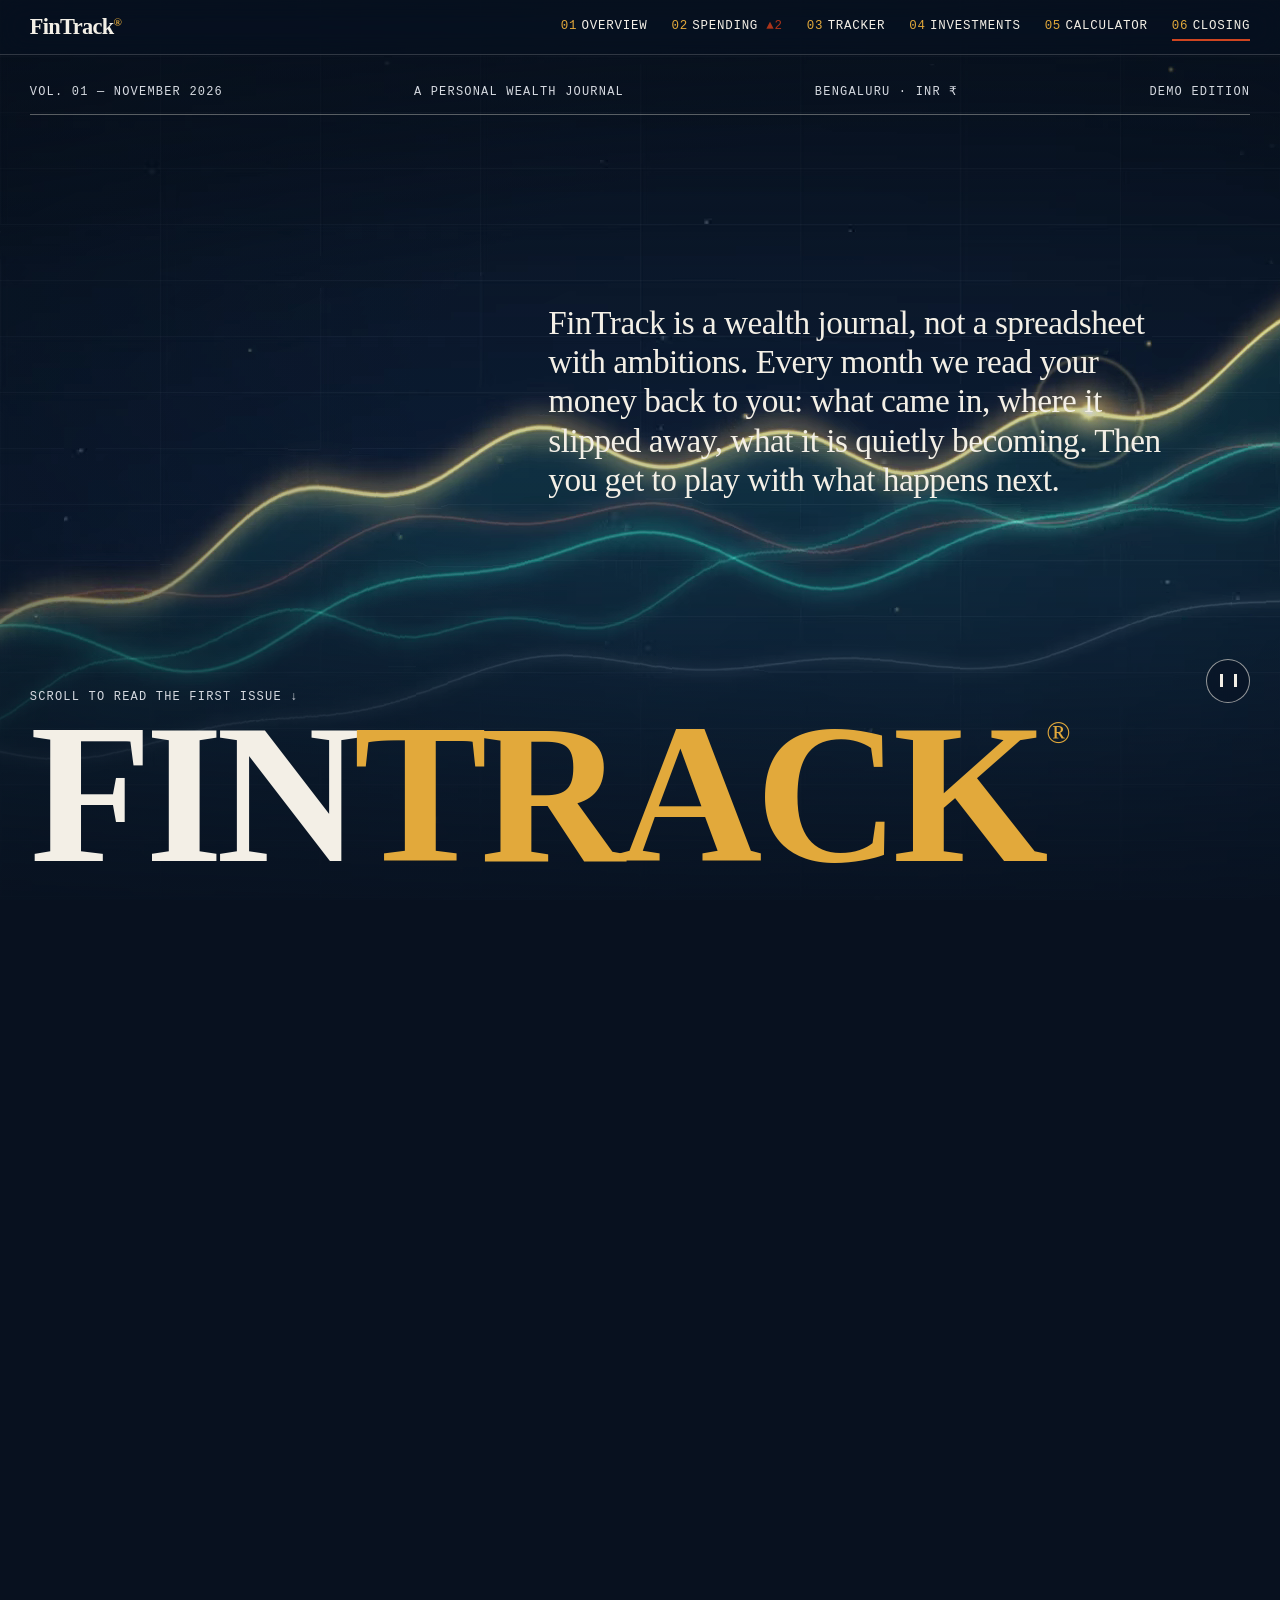
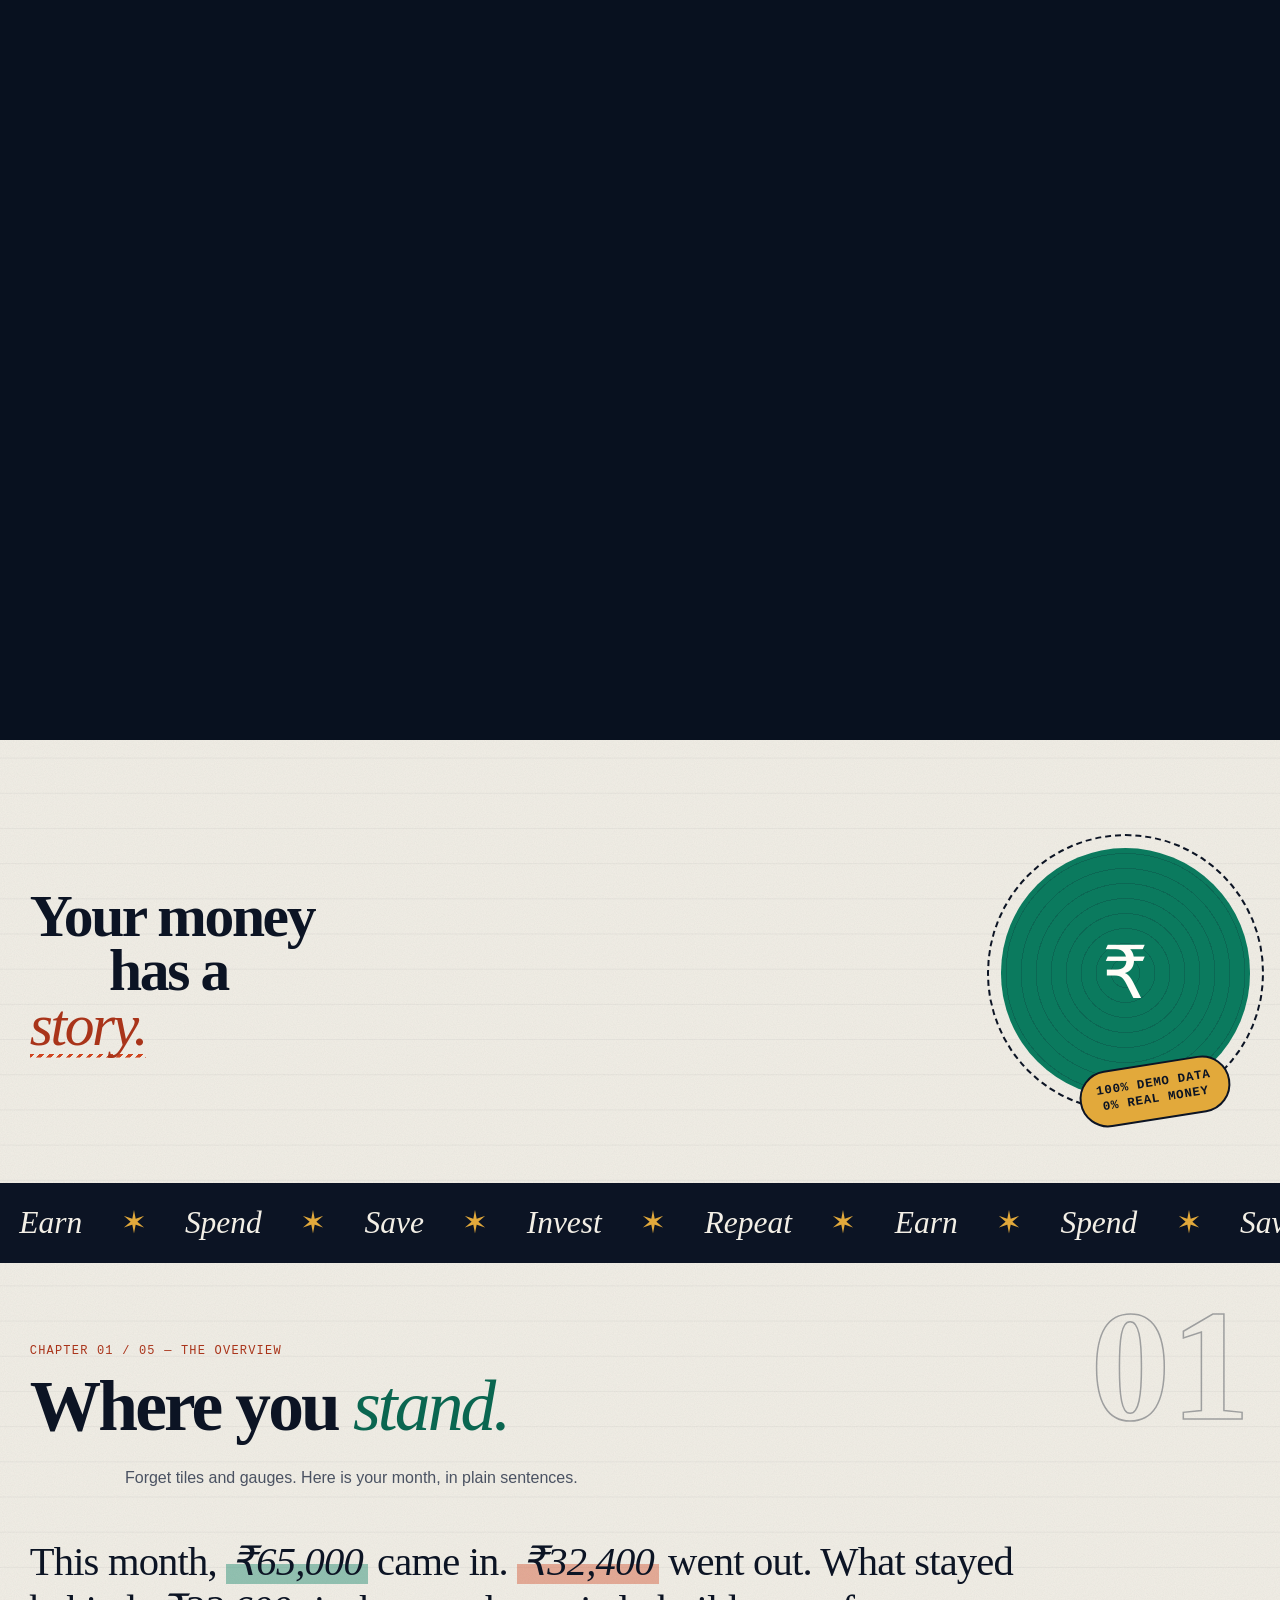
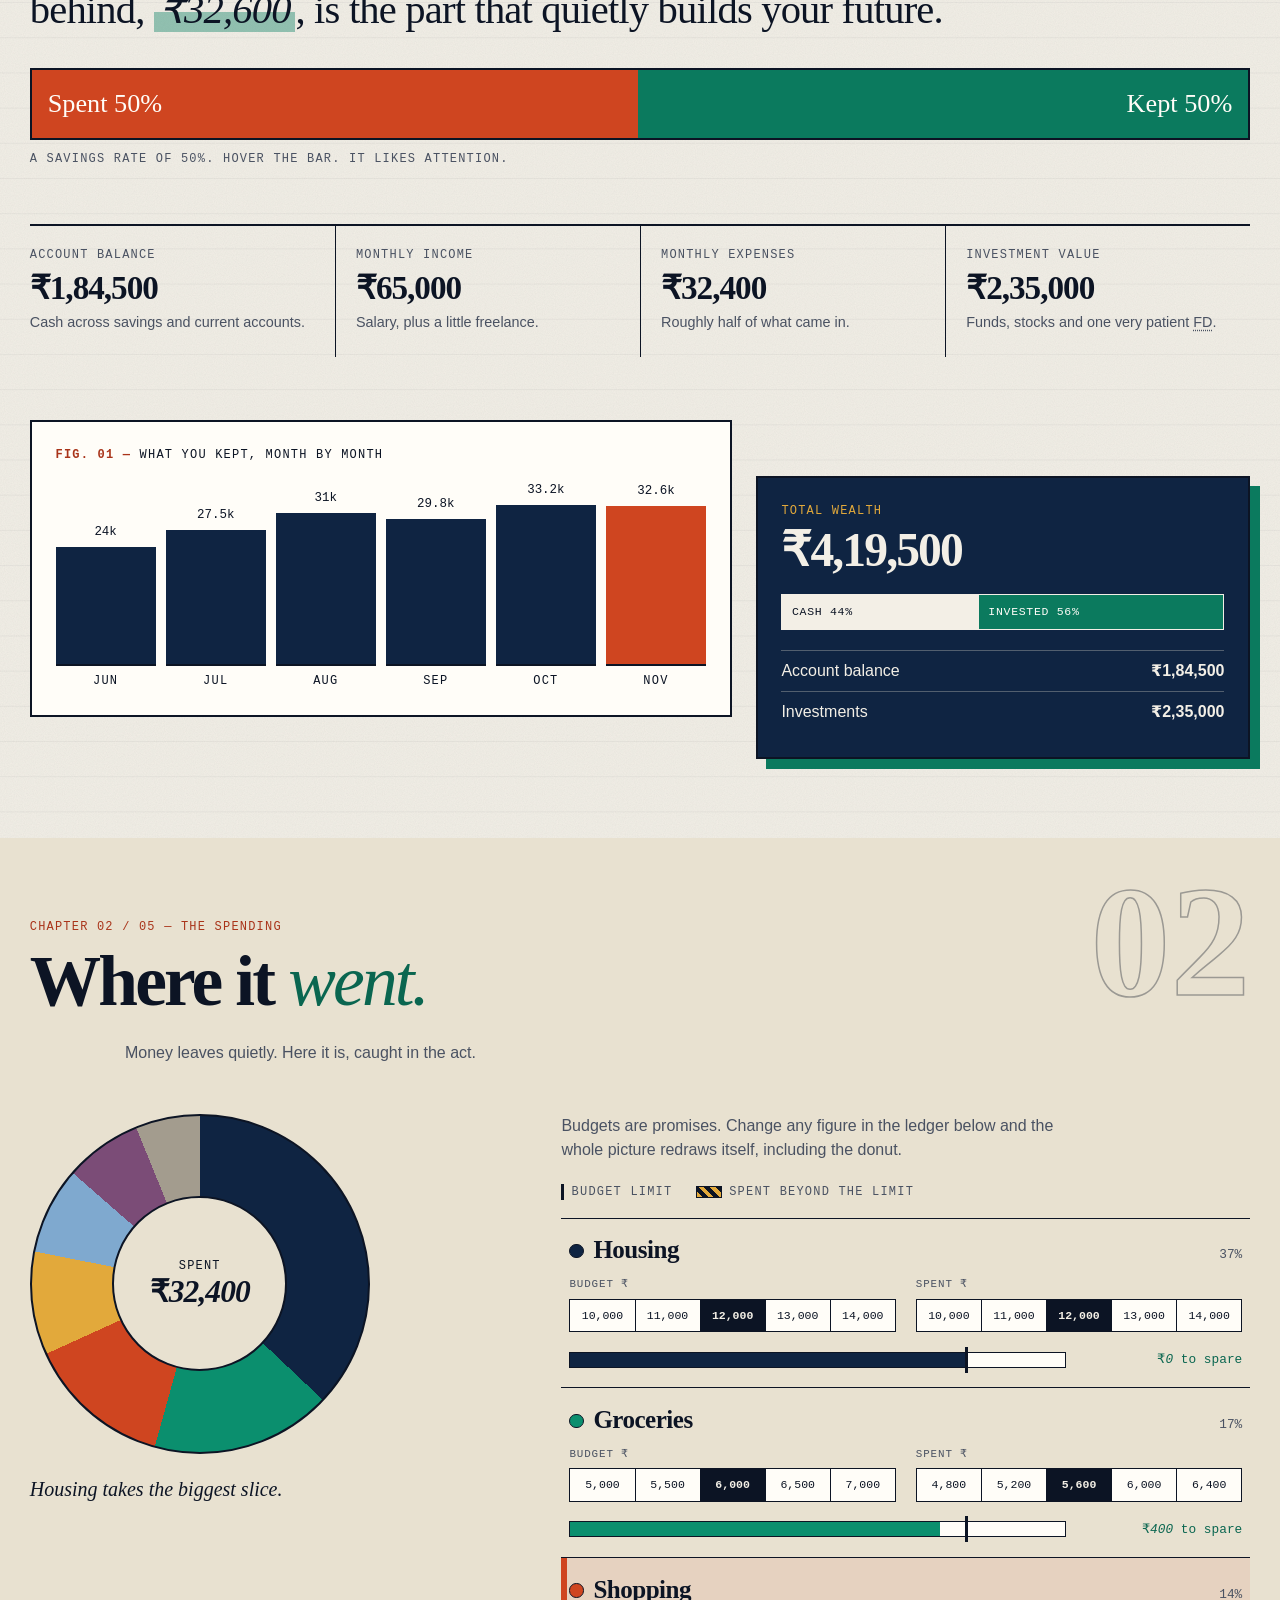
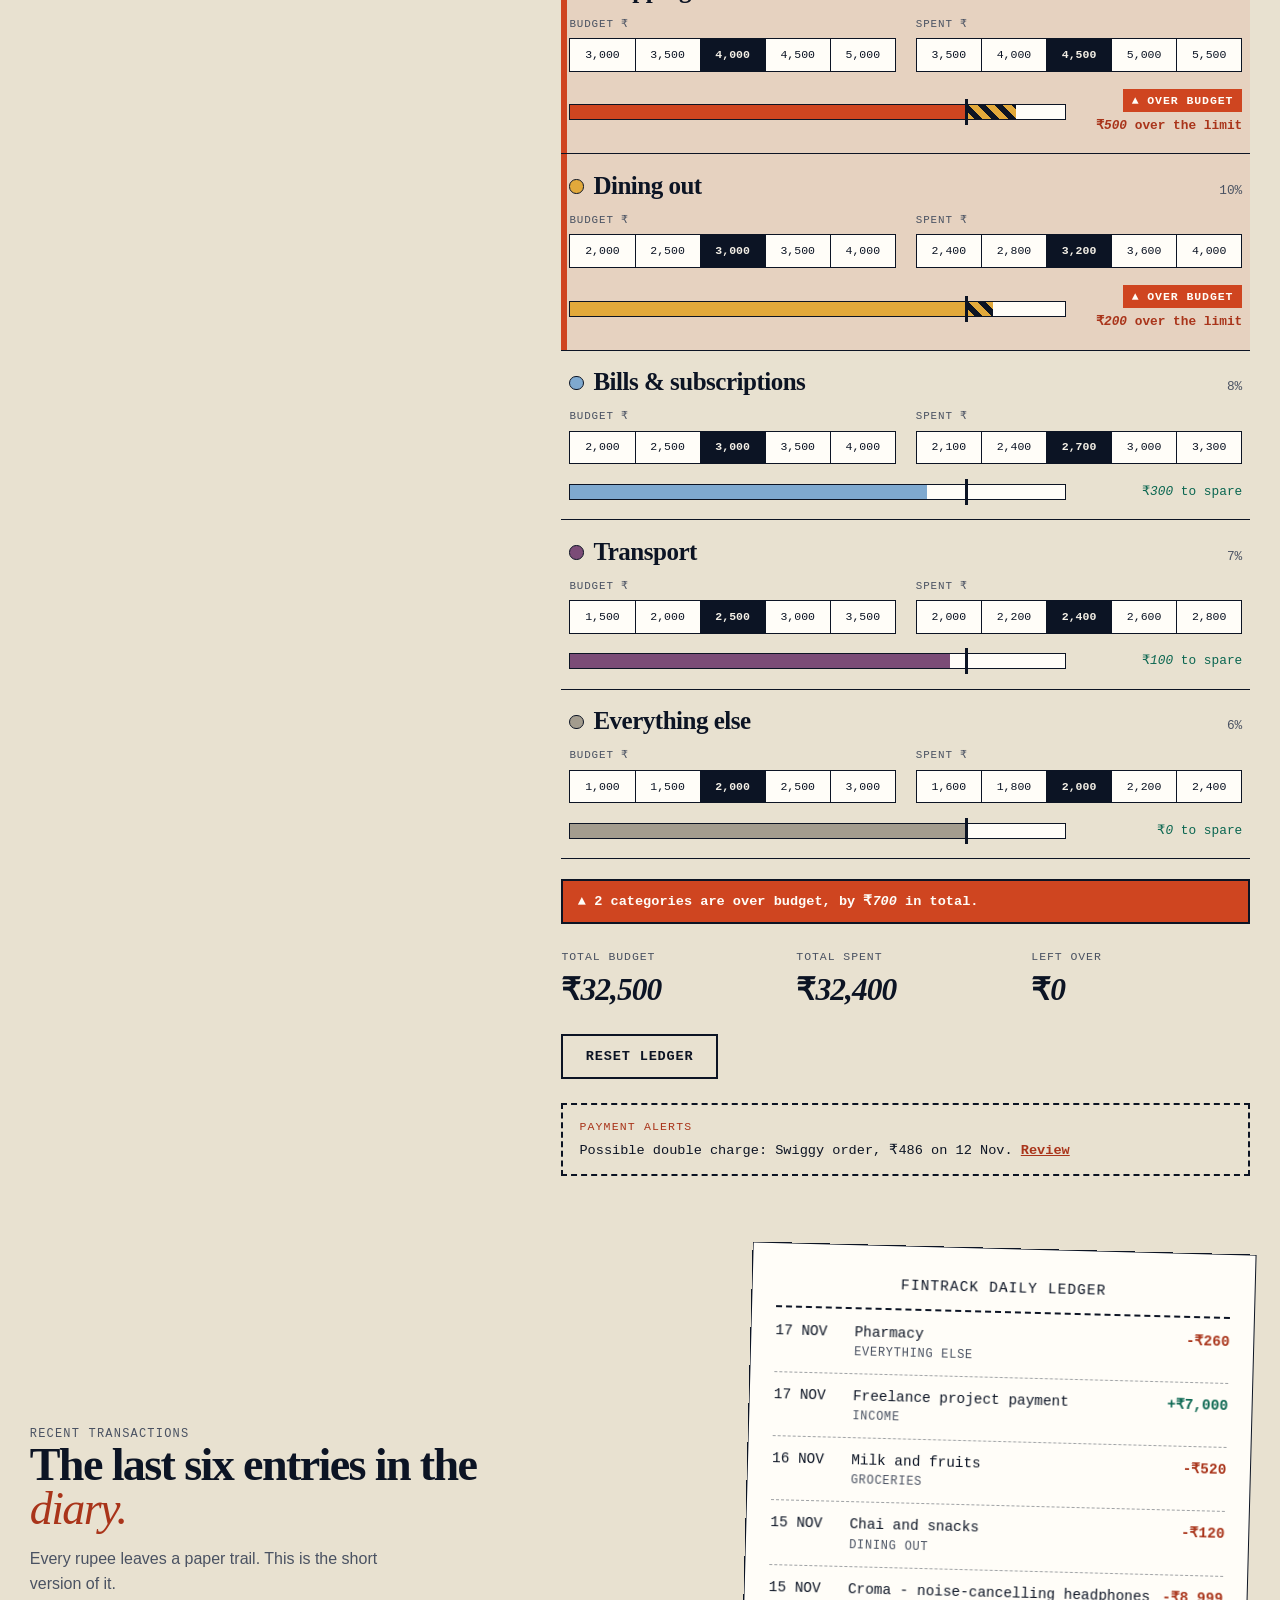
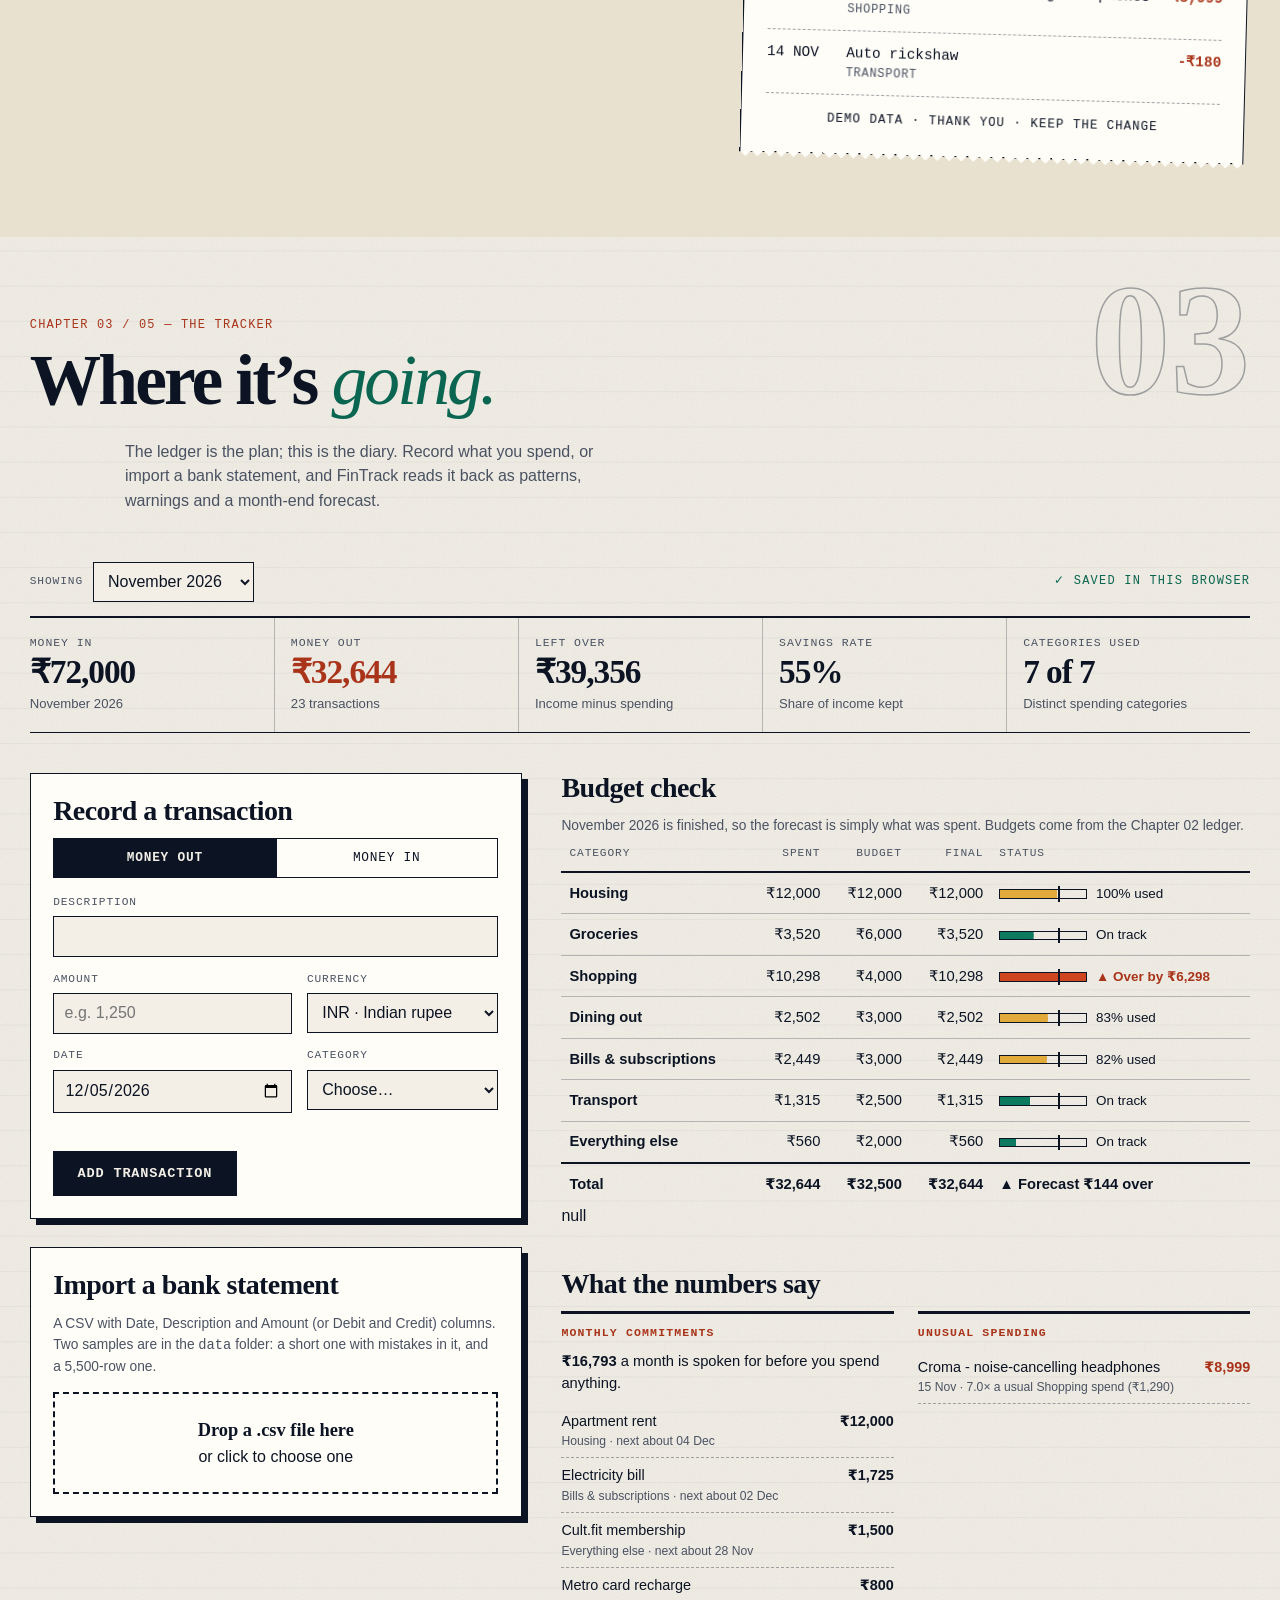
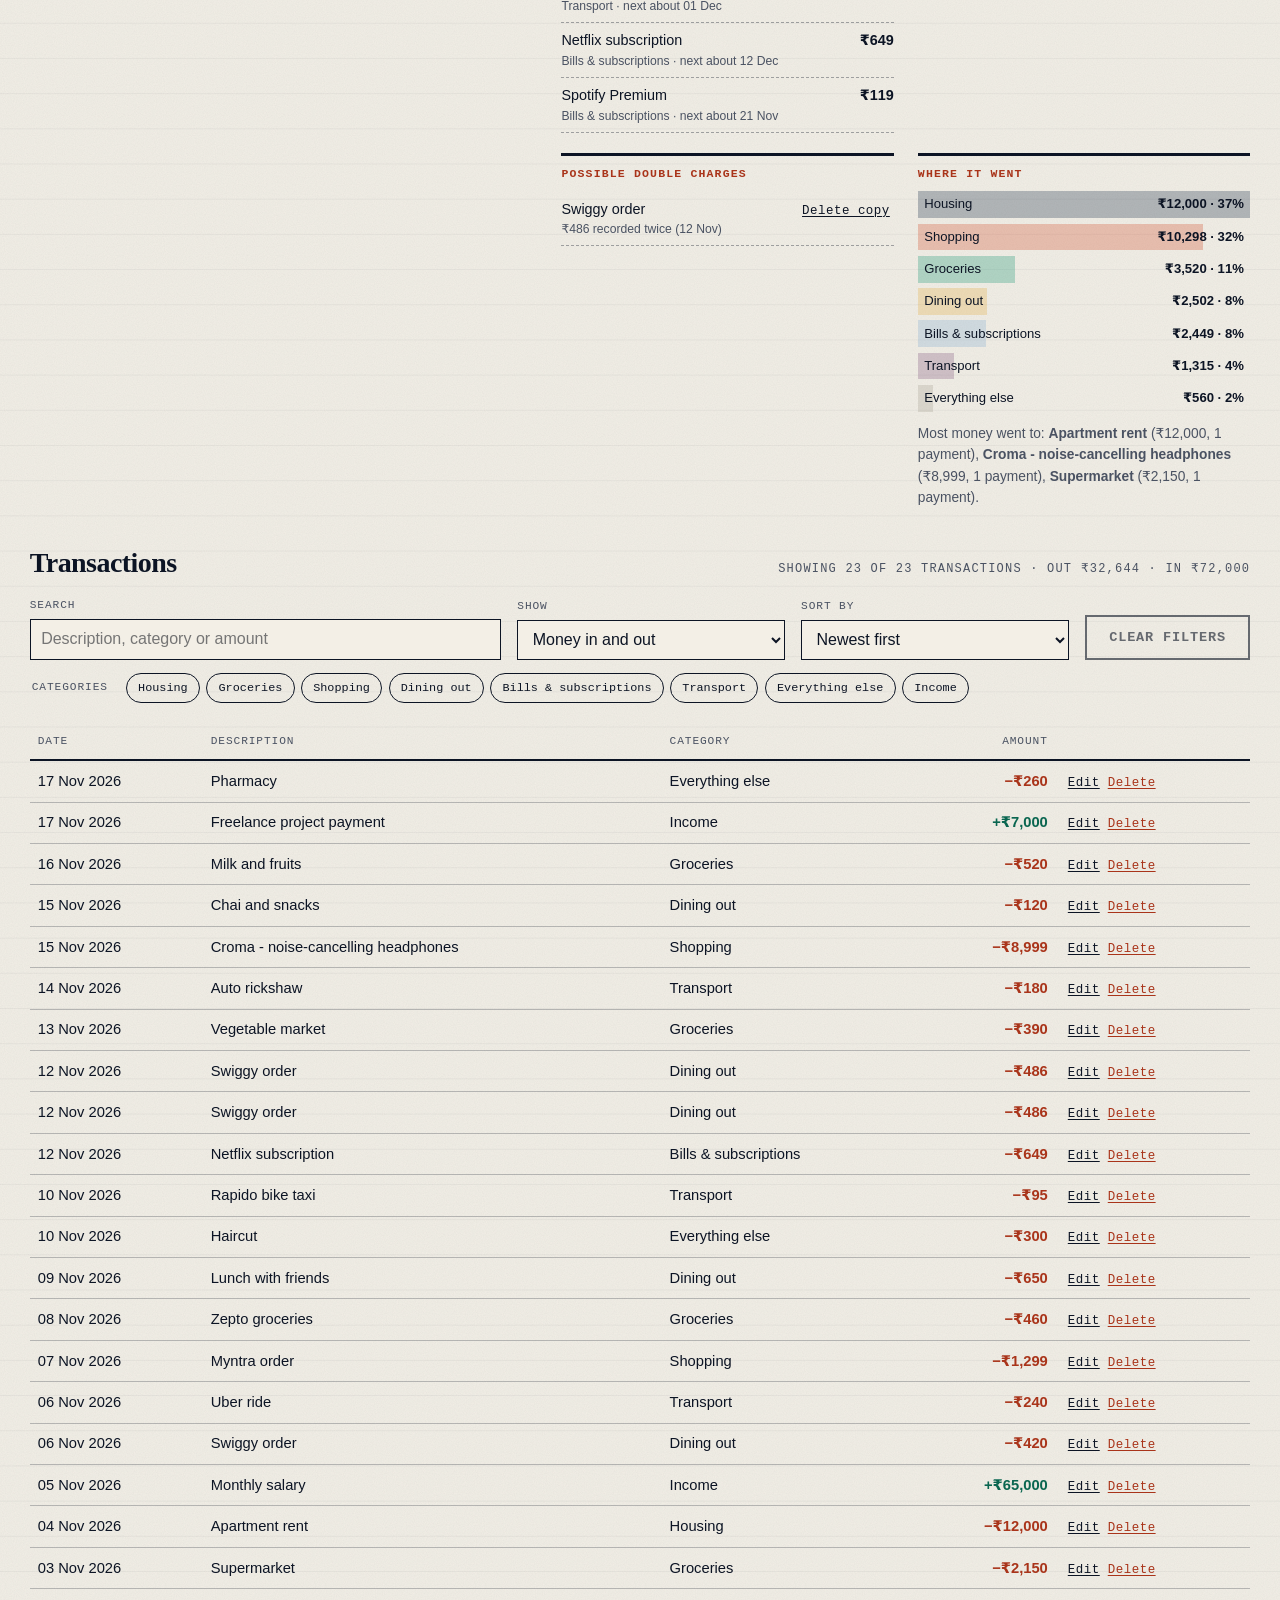
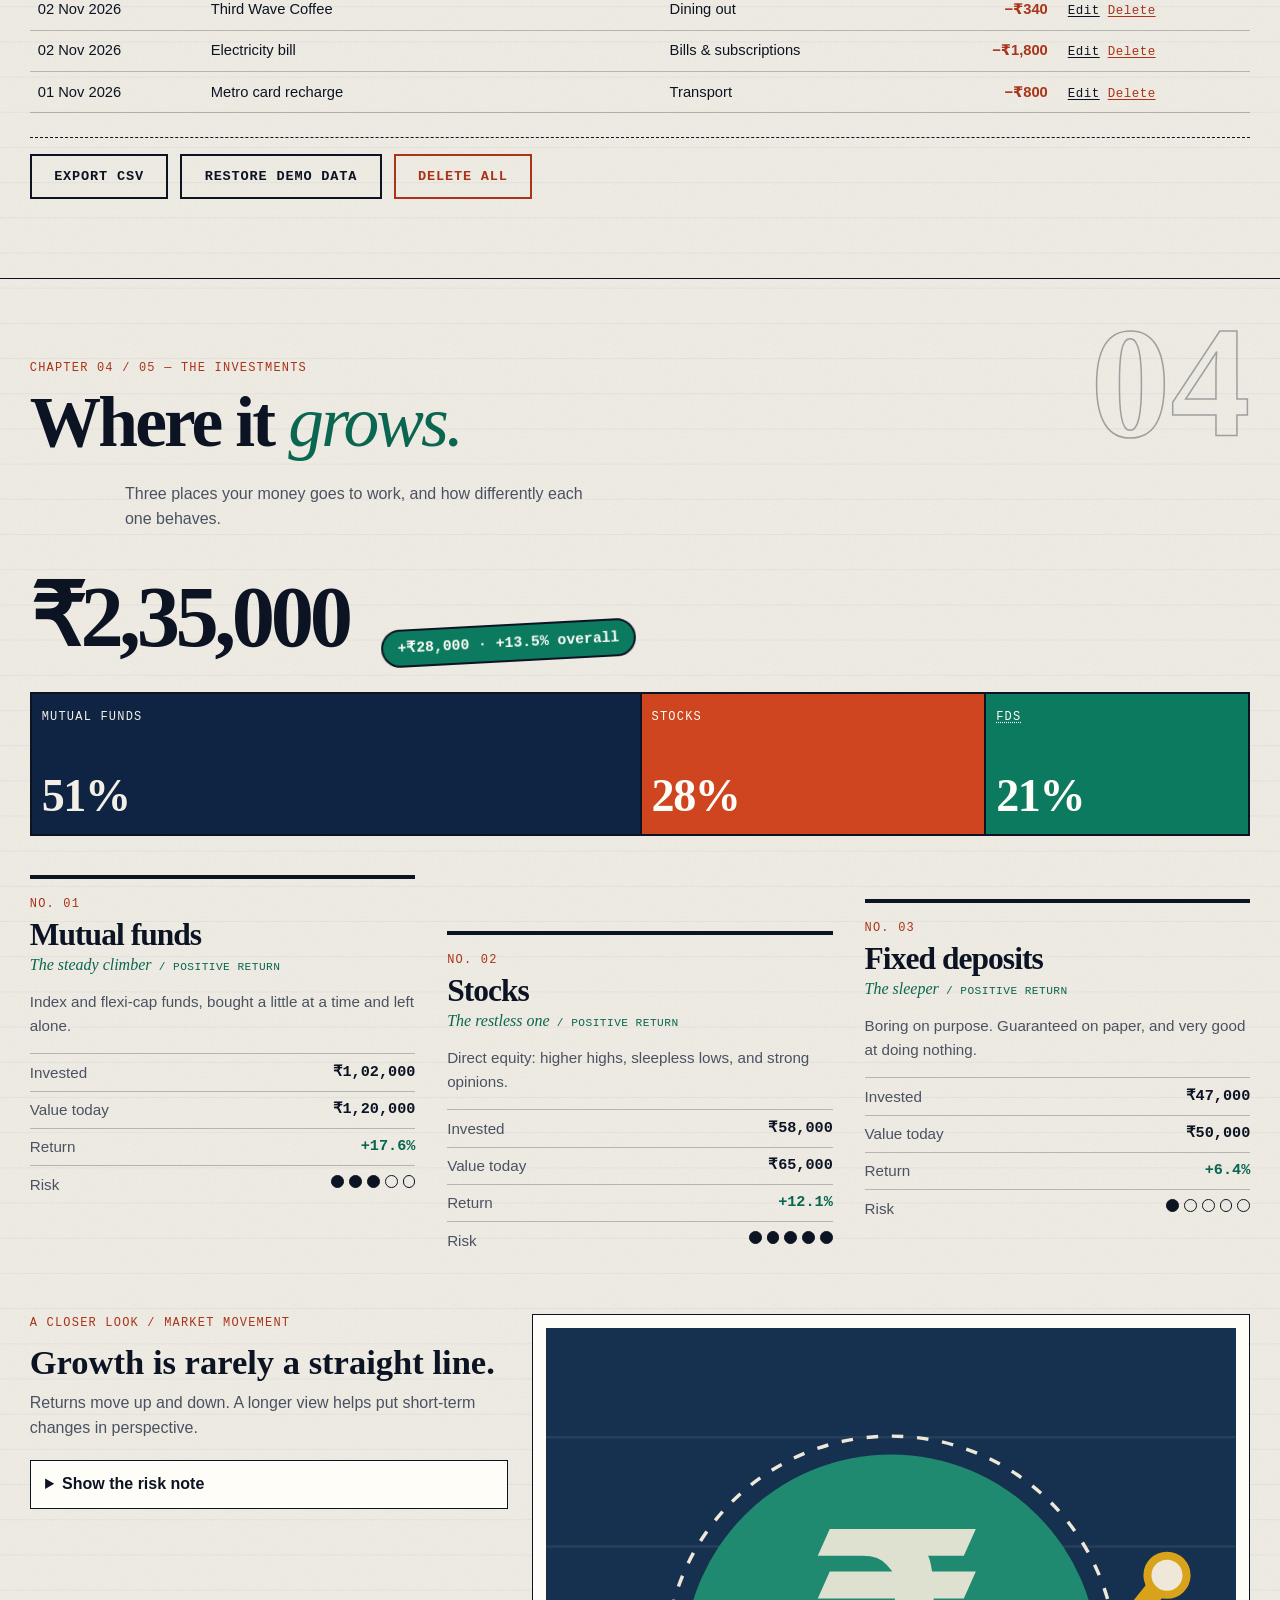
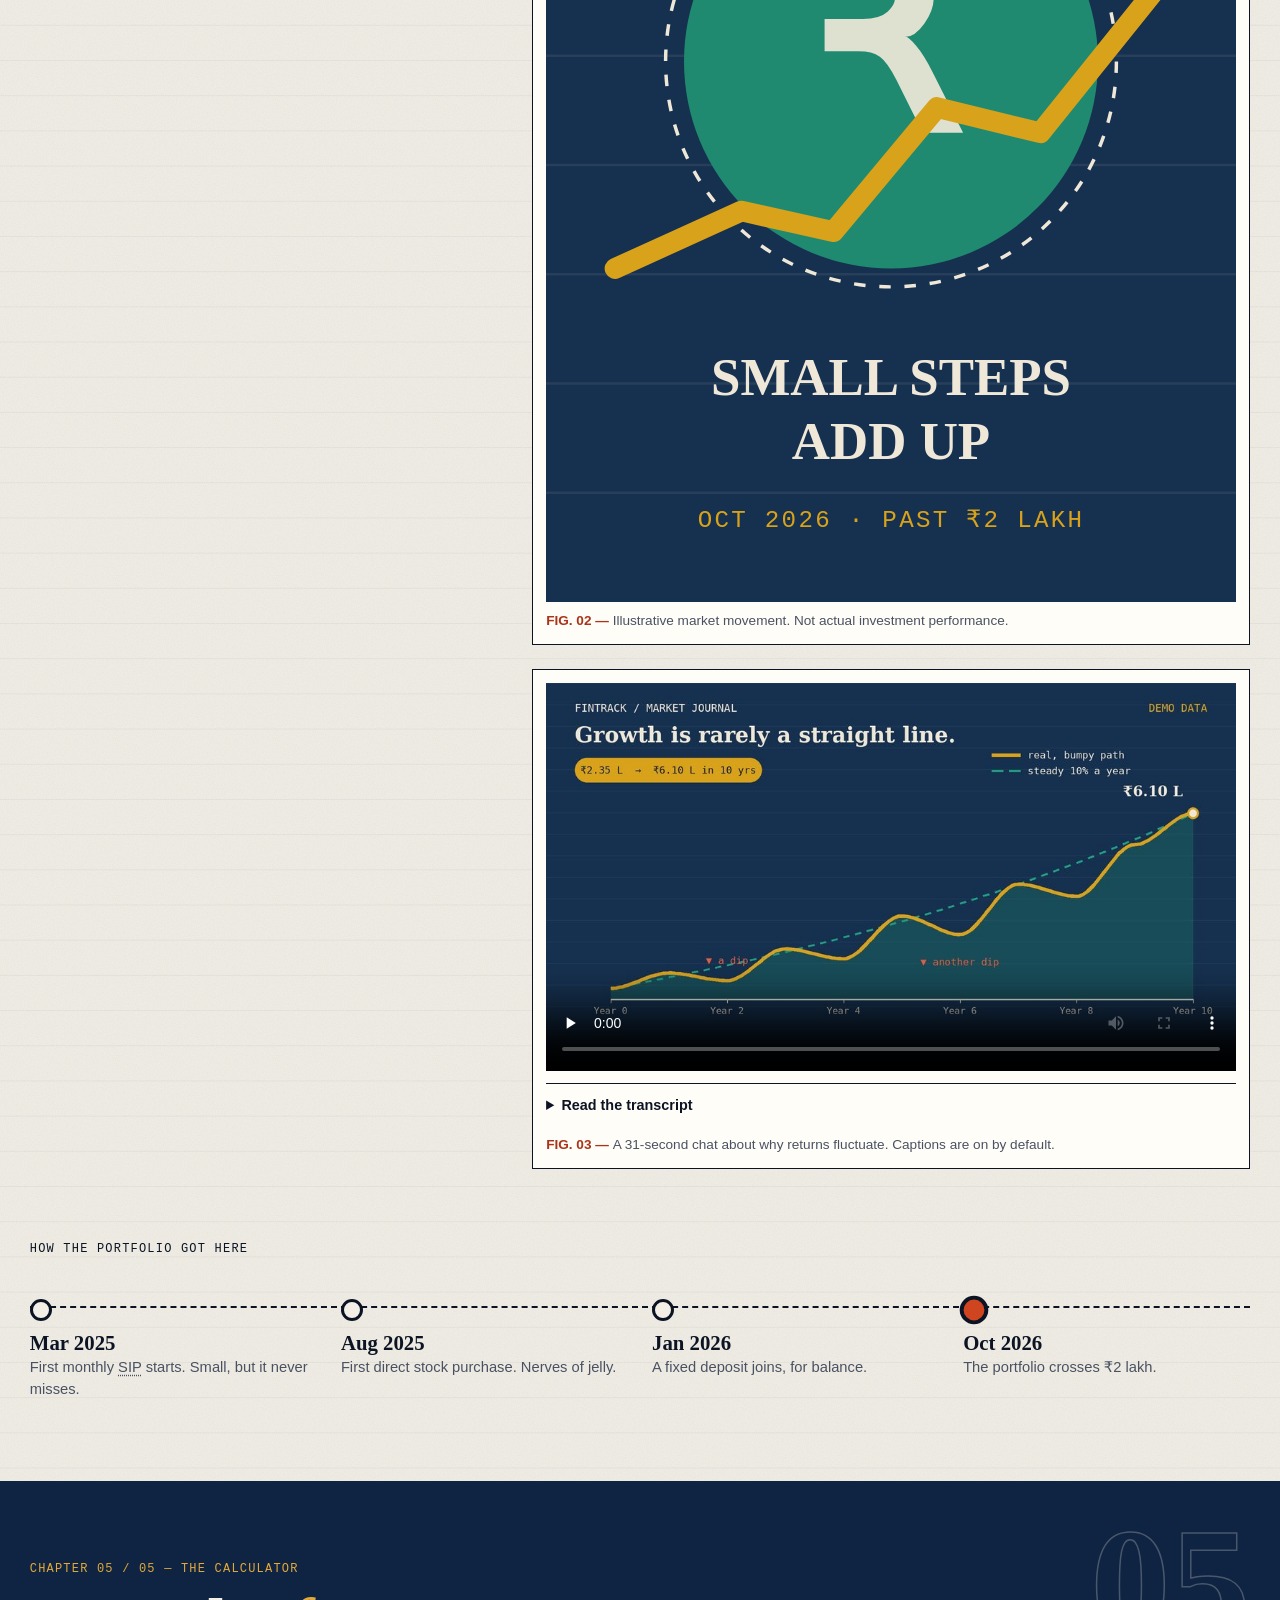
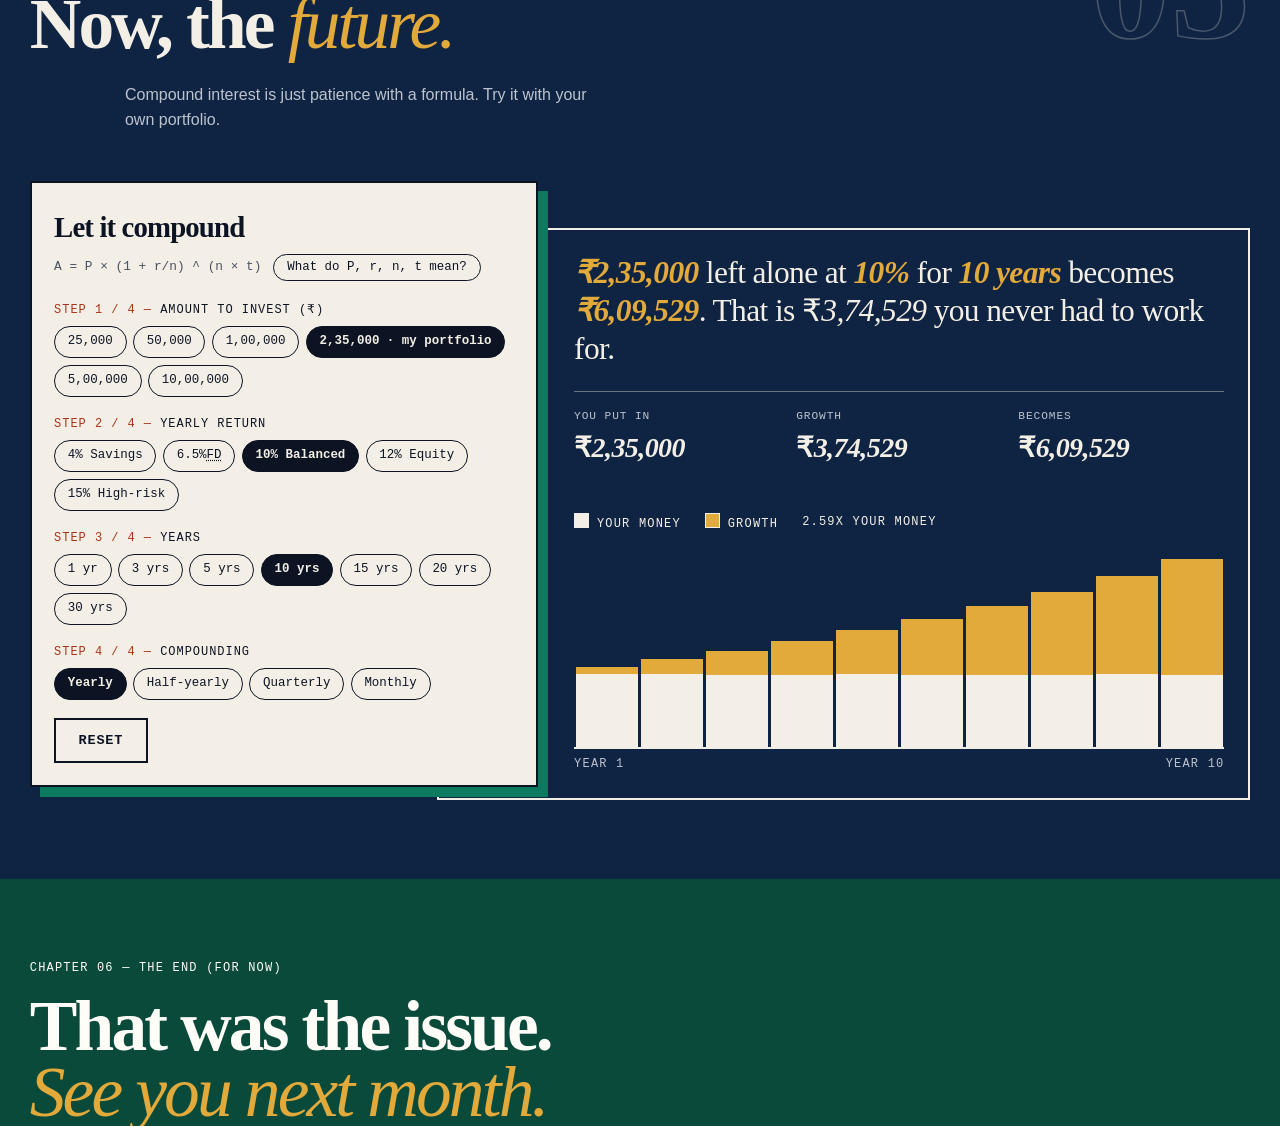
<file: LAB_3/index.html>
<!DOCTYPE html>
<html lang="en">
<head>
    <meta charset="UTF-8">
    <meta name="viewport" content="width=device-width, initial-scale=1">
    <meta name="description" content="FinTrack - a personal wealth journal. Spending, a transaction tracker with budget forecasts, investments and a compound-interest calculator, told as a story (demo data). HTML and CSS, with JavaScript for the tracker.">
    <meta name="color-scheme" content="light dark">
    <title>FinTrack - A Personal Wealth Journal</title>
    <link rel="icon" href="assets/img/favicon.svg" type="image/svg+xml">
    <link rel="stylesheet" href="styles.css">
    <!-- the opening curtain plays once per visit; this runs before the first paint so it never flashes -->
    <script>try { if (sessionStorage.getItem("fintrack.curtain")) document.documentElement.classList.add("curtain-seen"); sessionStorage.setItem("fintrack.curtain", "1"); } catch (e) {}</script>
</head>

<body id="top">
    <!-- decorative intro curtain (Lab 3 visual refresh): CSS only, gone after ~1.6 s -->
    <div class="curtain" aria-hidden="true"><span class="curtain-mark"><span>Fin</span><span>Track</span></span></div>
    <a class="skip-link" href="#main-content">Skip to main content</a>

    <!-- ================= HEADER + NAVIGATION ================= -->
    <header class="topbar">
        <span class="scroll-progress" aria-hidden="true"></span>
        <a class="brand" href="#top">FinTrack<sup>&reg;</sup></a>
        <nav aria-label="Chapters">
            <ul>
                <li><a class="nav-link" href="#overview"><span>01</span>Overview</a></li>
                <li><a class="nav-link" href="#spending"><span>02</span>Spending</a></li>
                <li><a class="nav-link" href="#tracker"><span>03</span>Tracker</a></li>
                <li><a class="nav-link" href="#investments"><span>04</span>Investments</a></li>
                <li><a class="nav-link" href="#calculator"><span>05</span>Calculator</a></li>
                <li><a class="nav-link" href="#closing"><span>06</span>Closing</a></li>
            </ul>
        </nav>
    </header>

    <main id="main-content">

        <!-- shown only when the page is printed: the letterhead of the monthly statement -->
        <div class="print-head print-only">
            <p class="eyebrow">FinTrack&reg; &middot; Monthly statement</p>
            <h2>Statement for November 2026</h2>
            <p>Prepared for: a demo reader &middot; Bengaluru &middot; all amounts in INR (&#8377;) &middot; every figure is demonstration data</p>
        </div>

        <!-- ================= HERO ================= -->
        <!-- ================= OPENING FILM (Lab 3 visual refresh) =================
             A full-screen film opens the issue. Where the browser supports scroll-driven
             animation, this section is tall and its stage is pinned (position: sticky):
             as you scroll, the manifesto lights up word by word and the film closes into
             a framed window before the page moves on. Everywhere else it is one still screen. -->
        <section class="opening" id="opening" aria-labelledby="masthead">
            <span class="film-sentinel" aria-hidden="true"></span>
            <div class="opening-stage">
                <div class="opening-film" aria-hidden="true">
                    <!-- no autoplay attribute: js/motion.js starts it only when motion is welcome -->
                    <video class="opening-video" muted loop playsinline preload="metadata" poster="assets/img/opening-poster.jpg">
                        <source src="assets/video/opening-loop.webm" type="video/webm">
                        <source src="assets/video/opening-loop.mp4" type="video/mp4">
                    </video>
                </div>

                <div class="wrap opening-copy">
                    <p class="hero-meta eyebrow">
                        <span>Vol. 01 &mdash; November 2026</span>
                        <span>A personal wealth journal</span>
                        <span>Bengaluru &middot; INR &#8377;</span>
                        <span>Demo edition</span>
                    </p>

                    <div class="wordmark-box opening-mark">
                        <h1 class="wordmark" id="masthead"><span class="wm-fin">Fin</span><span class="wm-track">Track</span><sup class="wm-reg" aria-hidden="true">&reg;</sup></h1>
                    </div>

                    <p class="intro opening-manifesto" data-scroll-words="contain 4 48">
                        FinTrack is a wealth journal, not a spreadsheet with ambitions. Every month we read your
                        money back to you: what came in, where it slipped away, what it is quietly becoming.
                        Then you get to play with what happens next.
                    </p>

                    <p class="scroll-cue eyebrow">Scroll to read the first issue <span aria-hidden="true">&darr;</span></p>
                </div>

                <button class="film-toggle" type="button" aria-pressed="false" hidden>
                    <span class="vh">Pause the background film</span>
                </button>
            </div>
        </section>

        <!-- ================= HERO: the first spread ================= -->
        <section class="hero">
            <div class="wrap">
                <div class="hero-story">
                    <p class="hero-tagline">
                        <span class="line"><span class="lift">Your money</span></span>
                        <span class="line line-2"><span class="lift">has a</span></span>
                        <span class="line"><span class="lift"><em class="squiggle">story.</em></span></span>
                    </p>

                    <div class="coin" aria-hidden="true">
                        &#8377;
                        <div class="sticker">100% demo data<br>0% real money</div>
                    </div>
                </div>
            </div>
        </section>

        <!-- PHONE CONTEXT: the three numbers a phone user opens the app for. Hidden on larger screens. -->
        <aside class="glance" aria-label="This month at a glance">
            <a href="#spending">
                <span class="eyebrow"><span class="lbl-left">Left this month</span><span class="lbl-deficit">Over total budget by</span></span>
                <strong><span class="inr" style="--n: var(--left-abs)"><i class="c7"></i><i class="c5"></i><i class="c3"></i><i class="c0"></i></span></strong>
            </a>
            <a href="#spending">
                <span class="eyebrow">Categories over budget</span>
                <strong class="oc"></strong>
            </a>
            <a href="#investments">
                <span class="eyebrow">Invested</span>
                <strong>&#8377;2,35,000</strong>
            </a>
        </aside>

        <!-- decorative moving strip -->
        <div class="marquee" aria-hidden="true">
            <div class="marquee-track">
                <div class="marquee-group">
                    <span>Earn</span><span>&#10038;</span><span>Spend</span><span>&#10038;</span><span>Save</span><span>&#10038;</span><span>Invest</span><span>&#10038;</span><span>Repeat</span><span>&#10038;</span>
                    <span>Earn</span><span>&#10038;</span><span>Spend</span><span>&#10038;</span><span>Save</span><span>&#10038;</span><span>Invest</span><span>&#10038;</span><span>Repeat</span><span>&#10038;</span>
                </div>
                <div class="marquee-group">
                    <span>Earn</span><span>&#10038;</span><span>Spend</span><span>&#10038;</span><span>Save</span><span>&#10038;</span><span>Invest</span><span>&#10038;</span><span>Repeat</span><span>&#10038;</span>
                    <span>Earn</span><span>&#10038;</span><span>Spend</span><span>&#10038;</span><span>Save</span><span>&#10038;</span><span>Invest</span><span>&#10038;</span><span>Repeat</span><span>&#10038;</span>
                </div>
            </div>
        </div>

        <!-- ================= CHAPTER 01: OVERVIEW ================= -->
        <section class="chapter" id="overview">
            <div class="wrap">

                <div class="chapter-head">
                    <span class="chapter-num" aria-hidden="true">01</span>
                    <p class="eyebrow">Chapter 01 / 05 &mdash; The overview</p>
                    <h2><span class="lift">Where you <em>stand.</em></span></h2>
                    <p class="lede">Forget tiles and gauges. Here is your month, in plain sentences.</p>
                </div>

                <p class="statement reveal" data-scroll-words="cover 18 50">
                    This month, <mark>&#8377;65,000</mark> came in. <mark class="out">&#8377;32,400</mark> went out.
                    What stayed behind, <mark>&#8377;32,600</mark>, is the part that quietly builds your future.
                </p>

                <div class="flow reveal">
                    <div class="flow-bar draw-x" role="img" aria-label="Of the 65,000 rupees earned, about 50 percent was spent and 50 percent was kept">
                        <div class="flow-spent" style="--w: 49.85"><span>Spent 50%</span></div>
                        <div class="flow-kept" style="--w: 50.15"><span>Kept 50%</span></div>
                    </div>
                    <p class="flow-caption eyebrow">
                        <span class="hint-mouse">A savings rate of 50%. Hover the bar. It likes attention.</span>
                        <span class="hint-touch">A savings rate of 50%: &#8377;32,400 spent, &#8377;32,600 kept.</span>
                    </p>
                </div>

                <dl class="numbers reveal">
                    <div>
                        <dt>Account balance</dt>
                        <dd class="big">&#8377;1,84,500</dd>
                        <dd class="note">Cash across savings and current accounts.</dd>
                    </div>
                    <div>
                        <dt>Monthly income</dt>
                        <dd class="big">&#8377;65,000</dd>
                        <dd class="note">Salary, plus a little freelance.</dd>
                    </div>
                    <div class="is-spend">
                        <dt>Monthly expenses</dt>
                        <dd class="big">&#8377;32,400</dd>
                        <dd class="note">Roughly half of what came in.</dd>
                    </div>
                    <div>
                        <dt>Investment value</dt>
                        <dd class="big">&#8377;2,35,000</dd>
                        <dd class="note">Funds, stocks and one very patient <abbr title="Fixed deposit">FD</abbr>.</dd>
                    </div>
                </dl>

                <div class="duo">
                    <figure class="savings reveal">
                        <figcaption class="eyebrow">What you kept, month by month</figcaption>
                        <div class="cols" role="img" aria-label="Savings from June to November: 24,000; 27,500; 31,000; 29,800; 33,200; 32,600 rupees">
                            <div class="col"><div class="stack"><span class="val">24k</span><i style="--h: 63.6%"></i></div><span class="mon eyebrow">Jun</span></div>
                            <div class="col"><div class="stack"><span class="val">27.5k</span><i style="--h: 72.9%"></i></div><span class="mon eyebrow">Jul</span></div>
                            <div class="col"><div class="stack"><span class="val">31k</span><i style="--h: 82.2%"></i></div><span class="mon eyebrow">Aug</span></div>
                            <div class="col"><div class="stack"><span class="val">29.8k</span><i style="--h: 79%"></i></div><span class="mon eyebrow">Sep</span></div>
                            <div class="col"><div class="stack"><span class="val">33.2k</span><i style="--h: 88%"></i></div><span class="mon eyebrow">Oct</span></div>
                            <div class="col now"><div class="stack"><span class="val">32.6k</span><i style="--h: 86.4%"></i></div><span class="mon eyebrow">Nov</span></div>
                        </div>
                    </figure>

                    <aside class="wealth reveal" aria-label="Total wealth">
                        <p class="eyebrow">Total wealth</p>
                        <p class="wealth-num">&#8377;4,19,500</p>
                        <div class="split" role="img" aria-label="44 percent cash and 56 percent invested">
                            <span style="--w: 44">Cash 44%</span>
                            <span style="--w: 56">Invested 56%</span>
                        </div>
                        <ul>
                            <li><span>Account balance</span><strong>&#8377;1,84,500</strong></li>
                            <li><span>Investments</span><strong>&#8377;2,35,000</strong></li>
                        </ul>
                    </aside>
                </div>

            </div>
        </section>

        <!-- ================= CHAPTER 02: SPENDING ================= -->
        <section class="chapter spending" id="spending">
            <div class="wrap">

                <div class="chapter-head">
                    <span class="chapter-num" aria-hidden="true">02</span>
                    <p class="eyebrow">Chapter 02 / 05 &mdash; The spending</p>
                    <h2><span class="lift">Where it <em>went.</em></span></h2>
                    <p class="lede">Money leaves quietly. Here it is, caught in the act.</p>
                </div>

                <div class="spend-grid">

                    <div class="donut-wrap reveal">
                        <div class="donut" role="img" aria-label="Donut chart of spending by category; the figures are in the ledger beside it">
                            <div class="donut-centre">
                                <span class="eyebrow">Spent</span>
                                <strong><span class="inr" style="--n: var(--TS)"><i class="c7"></i><i class="c5"></i><i class="c3"></i><i class="c0"></i></span></strong>
                            </div>
                        </div>
                        <p class="donut-note"><span class="big big1">Housing</span><span class="big big2">Groceries</span><span class="big big3">Shopping</span><span class="big big4">Dining out</span><span class="big big5">Bills and subscriptions</span><span class="big big6">Transport</span><span class="big big7">Everything else</span> takes the biggest slice.</p>
                    </div>

                    <div>
                        <p class="ledger-intro">
                            Budgets are promises. Change any figure in the ledger below and the whole picture
                            redraws itself, including the donut.
                        </p>

                        <p class="ledger-key eyebrow">
                            <span><i class="key-limit"></i>Budget limit</span>
                            <span><i class="key-over"></i>Spent beyond the limit</span>
                        </p>

                        <!-- method="dialog" makes the form harmless: pressing Enter on a radio cannot reload the page.
                             type="reset" is a native control that puts every radio back to its default. -->
                        <form class="ledger-form" method="dialog" aria-label="Budget ledger">
                            <ul class="ledger">
                            <li class="ledger-row" style="--c: var(--cat1); --B: var(--B1); --S: var(--S1); --O: var(--O1); --sh: var(--sh1)">
                                <div class="row-name"><span class="swatch" aria-hidden="true"></span><h3>Housing</h3><span class="share"></span></div>
                                <fieldset class="field">
                                    <legend><span class="vh">Housing: </span>Budget &#8377;</legend>
                                    <div class="pills">
                                    <input type="radio" name="b1" id="b1-0" value="10000"><label for="b1-0">10,000</label>
                                    <input type="radio" name="b1" id="b1-1" value="11000"><label for="b1-1">11,000</label>
                                    <input type="radio" name="b1" id="b1-2" value="12000" checked><label for="b1-2">12,000</label>
                                    <input type="radio" name="b1" id="b1-3" value="13000"><label for="b1-3">13,000</label>
                                    <input type="radio" name="b1" id="b1-4" value="14000"><label for="b1-4">14,000</label>
                                    </div>
                                </fieldset>
                                <fieldset class="field">
                                    <legend><span class="vh">Housing: </span>Spent &#8377;</legend>
                                    <div class="pills">
                                    <input type="radio" name="s1" id="s1-0" value="10000"><label for="s1-0">10,000</label>
                                    <input type="radio" name="s1" id="s1-1" value="11000"><label for="s1-1">11,000</label>
                                    <input type="radio" name="s1" id="s1-2" value="12000" checked><label for="s1-2">12,000</label>
                                    <input type="radio" name="s1" id="s1-3" value="13000"><label for="s1-3">13,000</label>
                                    <input type="radio" name="s1" id="s1-4" value="14000"><label for="s1-4">14,000</label>
                                    </div>
                                </fieldset>
                                <div class="row-meter">
                                    <div class="meter" role="img" aria-label="Housing: money spent against the budget limit (figures in the status line)"><span class="meter-fill"></span><span class="meter-over"></span><span class="meter-limit"></span></div>
                                    <p class="status">
                                        <span class="st-ok"><span class="inr" style="--n: var(--spare)"><i class="c7"></i><i class="c5"></i><i class="c3"></i><i class="c0"></i></span> to spare</span>
                                        <span class="st-bad"><strong class="badge">&#9650; Over budget</strong><span><span class="inr" style="--n: var(--O)"><i class="c7"></i><i class="c5"></i><i class="c3"></i><i class="c0"></i></span> over the limit</span></span>
                                    </p>
                                    <p class="print-only values">Budget <span class="inr" style="--n: var(--B)"><i class="c7"></i><i class="c5"></i><i class="c3"></i><i class="c0"></i></span> &middot; Spent <span class="inr" style="--n: var(--S)"><i class="c7"></i><i class="c5"></i><i class="c3"></i><i class="c0"></i></span></p>
                                </div>
                            </li>
                            <li class="ledger-row" style="--c: var(--cat2); --B: var(--B2); --S: var(--S2); --O: var(--O2); --sh: var(--sh2)">
                                <div class="row-name"><span class="swatch" aria-hidden="true"></span><h3>Groceries</h3><span class="share"></span></div>
                                <fieldset class="field">
                                    <legend><span class="vh">Groceries: </span>Budget &#8377;</legend>
                                    <div class="pills">
                                    <input type="radio" name="b2" id="b2-0" value="5000"><label for="b2-0">5,000</label>
                                    <input type="radio" name="b2" id="b2-1" value="5500"><label for="b2-1">5,500</label>
                                    <input type="radio" name="b2" id="b2-2" value="6000" checked><label for="b2-2">6,000</label>
                                    <input type="radio" name="b2" id="b2-3" value="6500"><label for="b2-3">6,500</label>
                                    <input type="radio" name="b2" id="b2-4" value="7000"><label for="b2-4">7,000</label>
                                    </div>
                                </fieldset>
                                <fieldset class="field">
                                    <legend><span class="vh">Groceries: </span>Spent &#8377;</legend>
                                    <div class="pills">
                                    <input type="radio" name="s2" id="s2-0" value="4800"><label for="s2-0">4,800</label>
                                    <input type="radio" name="s2" id="s2-1" value="5200"><label for="s2-1">5,200</label>
                                    <input type="radio" name="s2" id="s2-2" value="5600" checked><label for="s2-2">5,600</label>
                                    <input type="radio" name="s2" id="s2-3" value="6000"><label for="s2-3">6,000</label>
                                    <input type="radio" name="s2" id="s2-4" value="6400"><label for="s2-4">6,400</label>
                                    </div>
                                </fieldset>
                                <div class="row-meter">
                                    <div class="meter" role="img" aria-label="Groceries: money spent against the budget limit (figures in the status line)"><span class="meter-fill"></span><span class="meter-over"></span><span class="meter-limit"></span></div>
                                    <p class="status">
                                        <span class="st-ok"><span class="inr" style="--n: var(--spare)"><i class="c7"></i><i class="c5"></i><i class="c3"></i><i class="c0"></i></span> to spare</span>
                                        <span class="st-bad"><strong class="badge">&#9650; Over budget</strong><span><span class="inr" style="--n: var(--O)"><i class="c7"></i><i class="c5"></i><i class="c3"></i><i class="c0"></i></span> over the limit</span></span>
                                    </p>
                                    <p class="print-only values">Budget <span class="inr" style="--n: var(--B)"><i class="c7"></i><i class="c5"></i><i class="c3"></i><i class="c0"></i></span> &middot; Spent <span class="inr" style="--n: var(--S)"><i class="c7"></i><i class="c5"></i><i class="c3"></i><i class="c0"></i></span></p>
                                </div>
                            </li>
                            <li class="ledger-row" style="--c: var(--cat3); --B: var(--B3); --S: var(--S3); --O: var(--O3); --sh: var(--sh3)">
                                <div class="row-name"><span class="swatch" aria-hidden="true"></span><h3>Shopping</h3><span class="share"></span></div>
                                <fieldset class="field">
                                    <legend><span class="vh">Shopping: </span>Budget &#8377;</legend>
                                    <div class="pills">
                                    <input type="radio" name="b3" id="b3-0" value="3000"><label for="b3-0">3,000</label>
                                    <input type="radio" name="b3" id="b3-1" value="3500"><label for="b3-1">3,500</label>
                                    <input type="radio" name="b3" id="b3-2" value="4000" checked><label for="b3-2">4,000</label>
                                    <input type="radio" name="b3" id="b3-3" value="4500"><label for="b3-3">4,500</label>
                                    <input type="radio" name="b3" id="b3-4" value="5000"><label for="b3-4">5,000</label>
                                    </div>
                                </fieldset>
                                <fieldset class="field">
                                    <legend><span class="vh">Shopping: </span>Spent &#8377;</legend>
                                    <div class="pills">
                                    <input type="radio" name="s3" id="s3-0" value="3500"><label for="s3-0">3,500</label>
                                    <input type="radio" name="s3" id="s3-1" value="4000"><label for="s3-1">4,000</label>
                                    <input type="radio" name="s3" id="s3-2" value="4500" checked><label for="s3-2">4,500</label>
                                    <input type="radio" name="s3" id="s3-3" value="5000"><label for="s3-3">5,000</label>
                                    <input type="radio" name="s3" id="s3-4" value="5500"><label for="s3-4">5,500</label>
                                    </div>
                                </fieldset>
                                <div class="row-meter">
                                    <div class="meter" role="img" aria-label="Shopping: money spent against the budget limit (figures in the status line)"><span class="meter-fill"></span><span class="meter-over"></span><span class="meter-limit"></span></div>
                                    <p class="status">
                                        <span class="st-ok"><span class="inr" style="--n: var(--spare)"><i class="c7"></i><i class="c5"></i><i class="c3"></i><i class="c0"></i></span> to spare</span>
                                        <span class="st-bad"><strong class="badge">&#9650; Over budget</strong><span><span class="inr" style="--n: var(--O)"><i class="c7"></i><i class="c5"></i><i class="c3"></i><i class="c0"></i></span> over the limit</span></span>
                                    </p>
                                    <p class="print-only values">Budget <span class="inr" style="--n: var(--B)"><i class="c7"></i><i class="c5"></i><i class="c3"></i><i class="c0"></i></span> &middot; Spent <span class="inr" style="--n: var(--S)"><i class="c7"></i><i class="c5"></i><i class="c3"></i><i class="c0"></i></span></p>
                                </div>
                            </li>
                            <li class="ledger-row" style="--c: var(--cat4); --B: var(--B4); --S: var(--S4); --O: var(--O4); --sh: var(--sh4)">
                                <div class="row-name"><span class="swatch" aria-hidden="true"></span><h3>Dining out</h3><span class="share"></span></div>
                                <fieldset class="field">
                                    <legend><span class="vh">Dining out: </span>Budget &#8377;</legend>
                                    <div class="pills">
                                    <input type="radio" name="b4" id="b4-0" value="2000"><label for="b4-0">2,000</label>
                                    <input type="radio" name="b4" id="b4-1" value="2500"><label for="b4-1">2,500</label>
                                    <input type="radio" name="b4" id="b4-2" value="3000" checked><label for="b4-2">3,000</label>
                                    <input type="radio" name="b4" id="b4-3" value="3500"><label for="b4-3">3,500</label>
                                    <input type="radio" name="b4" id="b4-4" value="4000"><label for="b4-4">4,000</label>
                                    </div>
                                </fieldset>
                                <fieldset class="field">
                                    <legend><span class="vh">Dining out: </span>Spent &#8377;</legend>
                                    <div class="pills">
                                    <input type="radio" name="s4" id="s4-0" value="2400"><label for="s4-0">2,400</label>
                                    <input type="radio" name="s4" id="s4-1" value="2800"><label for="s4-1">2,800</label>
                                    <input type="radio" name="s4" id="s4-2" value="3200" checked><label for="s4-2">3,200</label>
                                    <input type="radio" name="s4" id="s4-3" value="3600"><label for="s4-3">3,600</label>
                                    <input type="radio" name="s4" id="s4-4" value="4000"><label for="s4-4">4,000</label>
                                    </div>
                                </fieldset>
                                <div class="row-meter">
                                    <div class="meter" role="img" aria-label="Dining out: money spent against the budget limit (figures in the status line)"><span class="meter-fill"></span><span class="meter-over"></span><span class="meter-limit"></span></div>
                                    <p class="status">
                                        <span class="st-ok"><span class="inr" style="--n: var(--spare)"><i class="c7"></i><i class="c5"></i><i class="c3"></i><i class="c0"></i></span> to spare</span>
                                        <span class="st-bad"><strong class="badge">&#9650; Over budget</strong><span><span class="inr" style="--n: var(--O)"><i class="c7"></i><i class="c5"></i><i class="c3"></i><i class="c0"></i></span> over the limit</span></span>
                                    </p>
                                    <p class="print-only values">Budget <span class="inr" style="--n: var(--B)"><i class="c7"></i><i class="c5"></i><i class="c3"></i><i class="c0"></i></span> &middot; Spent <span class="inr" style="--n: var(--S)"><i class="c7"></i><i class="c5"></i><i class="c3"></i><i class="c0"></i></span></p>
                                </div>
                            </li>
                            <li class="ledger-row" style="--c: var(--cat5); --B: var(--B5); --S: var(--S5); --O: var(--O5); --sh: var(--sh5)">
                                <div class="row-name"><span class="swatch" aria-hidden="true"></span><h3>Bills &amp; subscriptions</h3><span class="share"></span></div>
                                <fieldset class="field">
                                    <legend><span class="vh">Bills and subscriptions: </span>Budget &#8377;</legend>
                                    <div class="pills">
                                    <input type="radio" name="b5" id="b5-0" value="2000"><label for="b5-0">2,000</label>
                                    <input type="radio" name="b5" id="b5-1" value="2500"><label for="b5-1">2,500</label>
                                    <input type="radio" name="b5" id="b5-2" value="3000" checked><label for="b5-2">3,000</label>
                                    <input type="radio" name="b5" id="b5-3" value="3500"><label for="b5-3">3,500</label>
                                    <input type="radio" name="b5" id="b5-4" value="4000"><label for="b5-4">4,000</label>
                                    </div>
                                </fieldset>
                                <fieldset class="field">
                                    <legend><span class="vh">Bills and subscriptions: </span>Spent &#8377;</legend>
                                    <div class="pills">
                                    <input type="radio" name="s5" id="s5-0" value="2100"><label for="s5-0">2,100</label>
                                    <input type="radio" name="s5" id="s5-1" value="2400"><label for="s5-1">2,400</label>
                                    <input type="radio" name="s5" id="s5-2" value="2700" checked><label for="s5-2">2,700</label>
                                    <input type="radio" name="s5" id="s5-3" value="3000"><label for="s5-3">3,000</label>
                                    <input type="radio" name="s5" id="s5-4" value="3300"><label for="s5-4">3,300</label>
                                    </div>
                                </fieldset>
                                <div class="row-meter">
                                    <div class="meter" role="img" aria-label="Bills and subscriptions: money spent against the budget limit (figures in the status line)"><span class="meter-fill"></span><span class="meter-over"></span><span class="meter-limit"></span></div>
                                    <p class="status">
                                        <span class="st-ok"><span class="inr" style="--n: var(--spare)"><i class="c7"></i><i class="c5"></i><i class="c3"></i><i class="c0"></i></span> to spare</span>
                                        <span class="st-bad"><strong class="badge">&#9650; Over budget</strong><span><span class="inr" style="--n: var(--O)"><i class="c7"></i><i class="c5"></i><i class="c3"></i><i class="c0"></i></span> over the limit</span></span>
                                    </p>
                                    <p class="print-only values">Budget <span class="inr" style="--n: var(--B)"><i class="c7"></i><i class="c5"></i><i class="c3"></i><i class="c0"></i></span> &middot; Spent <span class="inr" style="--n: var(--S)"><i class="c7"></i><i class="c5"></i><i class="c3"></i><i class="c0"></i></span></p>
                                </div>
                            </li>
                            <li class="ledger-row" style="--c: var(--cat6); --B: var(--B6); --S: var(--S6); --O: var(--O6); --sh: var(--sh6)">
                                <div class="row-name"><span class="swatch" aria-hidden="true"></span><h3>Transport</h3><span class="share"></span></div>
                                <fieldset class="field">
                                    <legend><span class="vh">Transport: </span>Budget &#8377;</legend>
                                    <div class="pills">
                                    <input type="radio" name="b6" id="b6-0" value="1500"><label for="b6-0">1,500</label>
                                    <input type="radio" name="b6" id="b6-1" value="2000"><label for="b6-1">2,000</label>
                                    <input type="radio" name="b6" id="b6-2" value="2500" checked><label for="b6-2">2,500</label>
                                    <input type="radio" name="b6" id="b6-3" value="3000"><label for="b6-3">3,000</label>
                                    <input type="radio" name="b6" id="b6-4" value="3500"><label for="b6-4">3,500</label>
                                    </div>
                                </fieldset>
                                <fieldset class="field">
                                    <legend><span class="vh">Transport: </span>Spent &#8377;</legend>
                                    <div class="pills">
                                    <input type="radio" name="s6" id="s6-0" value="2000"><label for="s6-0">2,000</label>
                                    <input type="radio" name="s6" id="s6-1" value="2200"><label for="s6-1">2,200</label>
                                    <input type="radio" name="s6" id="s6-2" value="2400" checked><label for="s6-2">2,400</label>
                                    <input type="radio" name="s6" id="s6-3" value="2600"><label for="s6-3">2,600</label>
                                    <input type="radio" name="s6" id="s6-4" value="2800"><label for="s6-4">2,800</label>
                                    </div>
                                </fieldset>
                                <div class="row-meter">
                                    <div class="meter" role="img" aria-label="Transport: money spent against the budget limit (figures in the status line)"><span class="meter-fill"></span><span class="meter-over"></span><span class="meter-limit"></span></div>
                                    <p class="status">
                                        <span class="st-ok"><span class="inr" style="--n: var(--spare)"><i class="c7"></i><i class="c5"></i><i class="c3"></i><i class="c0"></i></span> to spare</span>
                                        <span class="st-bad"><strong class="badge">&#9650; Over budget</strong><span><span class="inr" style="--n: var(--O)"><i class="c7"></i><i class="c5"></i><i class="c3"></i><i class="c0"></i></span> over the limit</span></span>
                                    </p>
                                    <p class="print-only values">Budget <span class="inr" style="--n: var(--B)"><i class="c7"></i><i class="c5"></i><i class="c3"></i><i class="c0"></i></span> &middot; Spent <span class="inr" style="--n: var(--S)"><i class="c7"></i><i class="c5"></i><i class="c3"></i><i class="c0"></i></span></p>
                                </div>
                            </li>
                            <li class="ledger-row" style="--c: var(--cat7); --B: var(--B7); --S: var(--S7); --O: var(--O7); --sh: var(--sh7)">
                                <div class="row-name"><span class="swatch" aria-hidden="true"></span><h3>Everything else</h3><span class="share"></span></div>
                                <fieldset class="field">
                                    <legend><span class="vh">Everything else: </span>Budget &#8377;</legend>
                                    <div class="pills">
                                    <input type="radio" name="b7" id="b7-0" value="1000"><label for="b7-0">1,000</label>
                                    <input type="radio" name="b7" id="b7-1" value="1500"><label for="b7-1">1,500</label>
                                    <input type="radio" name="b7" id="b7-2" value="2000" checked><label for="b7-2">2,000</label>
                                    <input type="radio" name="b7" id="b7-3" value="2500"><label for="b7-3">2,500</label>
                                    <input type="radio" name="b7" id="b7-4" value="3000"><label for="b7-4">3,000</label>
                                    </div>
                                </fieldset>
                                <fieldset class="field">
                                    <legend><span class="vh">Everything else: </span>Spent &#8377;</legend>
                                    <div class="pills">
                                    <input type="radio" name="s7" id="s7-0" value="1600"><label for="s7-0">1,600</label>
                                    <input type="radio" name="s7" id="s7-1" value="1800"><label for="s7-1">1,800</label>
                                    <input type="radio" name="s7" id="s7-2" value="2000" checked><label for="s7-2">2,000</label>
                                    <input type="radio" name="s7" id="s7-3" value="2200"><label for="s7-3">2,200</label>
                                    <input type="radio" name="s7" id="s7-4" value="2400"><label for="s7-4">2,400</label>
                                    </div>
                                </fieldset>
                                <div class="row-meter">
                                    <div class="meter" role="img" aria-label="Everything else: money spent against the budget limit (figures in the status line)"><span class="meter-fill"></span><span class="meter-over"></span><span class="meter-limit"></span></div>
                                    <p class="status">
                                        <span class="st-ok"><span class="inr" style="--n: var(--spare)"><i class="c7"></i><i class="c5"></i><i class="c3"></i><i class="c0"></i></span> to spare</span>
                                        <span class="st-bad"><strong class="badge">&#9650; Over budget</strong><span><span class="inr" style="--n: var(--O)"><i class="c7"></i><i class="c5"></i><i class="c3"></i><i class="c0"></i></span> over the limit</span></span>
                                    </p>
                                    <p class="print-only values">Budget <span class="inr" style="--n: var(--B)"><i class="c7"></i><i class="c5"></i><i class="c3"></i><i class="c0"></i></span> &middot; Spent <span class="inr" style="--n: var(--S)"><i class="c7"></i><i class="c5"></i><i class="c3"></i><i class="c0"></i></span></p>
                                </div>
                            </li>
                            </ul>

                            <p class="over-summary" aria-live="polite">
                                <span class="sum-ok">&#10003; Every category is within budget.</span>
                                <span class="sum-bad">&#9650; <span class="oc"></span> <span class="one">category is</span><span class="many">categories are</span> over budget, by <span class="inr" style="--n: var(--over-total)"><i class="c7"></i><i class="c5"></i><i class="c3"></i><i class="c0"></i></span> in total.</span>
                            </p>

                            <div class="ledger-total" aria-live="polite">
                                <div><span class="lbl">Total budget</span><strong><span class="inr" style="--n: var(--TB)"><i class="c7"></i><i class="c5"></i><i class="c3"></i><i class="c0"></i></span></strong></div>
                                <div><span class="lbl">Total spent</span><strong><span class="inr" style="--n: var(--TS)"><i class="c7"></i><i class="c5"></i><i class="c3"></i><i class="c0"></i></span></strong></div>
                                <div><span class="lbl"><span class="lbl-left">Left over</span><span class="lbl-deficit">Over total budget by</span></span><strong><span class="inr" style="--n: var(--left-abs)"><i class="c7"></i><i class="c5"></i><i class="c3"></i><i class="c0"></i></span></strong></div>
                            </div>

                            <div class="form-actions">
                                <button type="reset" class="btn secondary">Reset ledger</button>
                            </div>
                        </form>

                        <!-- empty = "no problems" (a CSS :empty message); js/app.js adds possible double charges here -->
                        <ul class="alerts" aria-label="Payment alerts"></ul>
                    </div>
                </div>

                <!-- recent transactions, styled as a till receipt.
                     These six entries are the no-JavaScript fallback; js/app.js replaces them with the
                     six latest entries from the tracker in Chapter 03. -->
                <div class="receipts">
                    <div class="receipts-text reveal">
                        <p class="eyebrow">Recent transactions</p>
                        <h3>The last six entries in the <em>diary.</em></h3>
                        <p>Every rupee leaves a paper trail. This is the short version of it.</p>
                    </div>

                    <aside class="receipt reveal" aria-label="Recent transactions">
                        <p class="receipt-head">FinTrack Daily Ledger</p>
                        <ol>
                            <li><time datetime="2026-11-05">05 NOV</time><span>Monthly salary<small>Income</small></span><b class="in">+&#8377;65,000</b></li>
                            <li><time datetime="2026-11-04">04 NOV</time><span>Apartment rent<small>Housing</small></span><b class="outgo">-&#8377;12,000</b></li>
                            <li><time datetime="2026-11-03">03 NOV</time><span>Supermarket<small>Groceries</small></span><b class="outgo">-&#8377;2,150</b></li>
                            <li><time datetime="2026-11-02">02 NOV</time><span>Electricity bill<small>Bills</small></span><b class="outgo">-&#8377;1,800</b></li>
                            <li><time datetime="2026-11-01">01 NOV</time><span>Metro card recharge<small>Transport</small></span><b class="outgo">-&#8377;800</b></li>
                            <li><time datetime="2026-10-31">31 OCT</time><span>Online shopping<small>Shopping</small></span><b class="outgo">-&#8377;3,200</b></li>
                        </ol>
                        <p class="receipt-foot">Demo data &middot; Thank you &middot; Keep the change</p>
                    </aside>
                </div>

            </div>
        </section>

        <!-- ================= CHAPTER 03: TRACKER (Lab 3, JavaScript) =================
             Everything inside this section is driven by js/*.js. The rest of the page
             still works with CSS alone, so the tracker is the only part that needs JavaScript. -->
        <section class="chapter tracker" id="tracker" aria-labelledby="tracker-title">
            <div class="wrap">

                <div class="chapter-head">
                    <span class="chapter-num" aria-hidden="true">03</span>
                    <p class="eyebrow">Chapter 03 / 05 &mdash; The tracker</p>
                    <h2 id="tracker-title"><span class="lift">Where it&rsquo;s <em>going.</em></span></h2>
                    <p class="lede">The ledger is the plan; this is the diary. Record what you spend, or import a bank statement, and FinTrack reads it back as patterns, warnings and a month-end forecast.</p>
                </div>

                <noscript><p class="trk-noscript">The tracker needs JavaScript. Every other chapter works without it.</p></noscript>

                <div class="trk-app">

                    <div class="trk-toolbar">
                        <div class="trk-field trk-inline">
                            <label for="trk-month" class="eyebrow">Showing</label>
                            <select id="trk-month"></select>
                        </div>
                        <p class="trk-save eyebrow" id="trk-save"></p>
                    </div>

                    <dl class="trk-stats" id="trk-stats"></dl>

                    <div class="trk-grid">

                        <!-- ---------- input: the form and the importer ---------- -->
                        <div class="trk-side">
                            <form class="trk-card trk-form" id="trk-form" novalidate aria-labelledby="trk-form-title">
                                <h3 id="trk-form-title">Record a transaction</h3>

                                <!-- filled with every problem at once when a submit fails; takes focus -->
                                <div class="trk-errors" id="trk-errors" tabindex="-1" role="alert" hidden></div>

                                <fieldset class="trk-type">
                                    <legend class="vh">Type of transaction</legend>
                                    <input type="radio" name="type" id="trk-type-expense" value="expense" checked><label for="trk-type-expense">Money out</label>
                                    <input type="radio" name="type" id="trk-type-income" value="income"><label for="trk-type-income">Money in</label>
                                </fieldset>

                                <div class="trk-field">
                                    <label for="trk-desc">Description</label>
                                    <input id="trk-desc" name="description" type="text" list="trk-known" maxlength="60" autocomplete="off" aria-describedby="trk-description-err" aria-required="true">
                                    <datalist id="trk-known"></datalist>
                                    <p class="trk-err" id="trk-description-err"></p>
                                </div>

                                <div class="trk-row">
                                    <div class="trk-field">
                                        <!-- type="text" + inputmode, not type="number": a number box returns "" for "1,200" or "₹500",
                                             so "empty" and "wrong" could not be told apart. The script reads and explains the value instead. -->
                                        <label for="trk-amount">Amount</label>
                                        <input id="trk-amount" name="amount" type="text" inputmode="decimal" autocomplete="off" placeholder="e.g. 1,250" aria-describedby="trk-amount-err" aria-required="true">
                                        <p class="trk-err" id="trk-amount-err"></p>
                                    </div>
                                    <div class="trk-field">
                                        <label for="trk-currency">Currency</label>
                                        <select id="trk-currency" name="currency"></select>
                                    </div>
                                </div>
                                <p class="trk-rate" id="trk-rate" data-state="idle" aria-live="polite"></p>

                                <div class="trk-row">
                                    <div class="trk-field">
                                        <label for="trk-date">Date</label>
                                        <input id="trk-date" name="date" type="date" aria-describedby="trk-date-err" aria-required="true">
                                        <p class="trk-err" id="trk-date-err"></p>
                                    </div>
                                    <div class="trk-field">
                                        <label for="trk-category">Category</label>
                                        <select id="trk-category" name="category" aria-describedby="trk-cat-hint trk-category-err"></select>
                                        <p class="trk-err" id="trk-category-err"></p>
                                    </div>
                                </div>
                                <p class="trk-hint" id="trk-cat-hint" aria-live="polite"></p>

                                <div class="button-row">
                                    <button class="btn" type="submit" id="trk-submit">Add transaction</button>
                                    <button class="btn secondary" type="button" id="trk-cancel" hidden>Cancel edit</button>
                                </div>
                            </form>

                            <section class="trk-card trk-import" aria-labelledby="trk-import-title">
                                <h3 id="trk-import-title">Import a bank statement</h3>
                                <p class="trk-small">A CSV with Date, Description and Amount (or Debit and Credit) columns. Two samples are in the <code>data</code> folder: a short one with mistakes in it, and a 5,500-row one.</p>
                                <label class="trk-drop" id="trk-drop" for="trk-file">
                                    <span class="trk-drop-text"><strong>Drop a .csv file here</strong> or click to choose one</span>
                                    <input id="trk-file" type="file" accept=".csv,text/csv,text/plain">
                                </label>
                                <div class="trk-progress" id="trk-progress" hidden>
                                    <progress id="trk-progress-bar" max="1" value="0" aria-labelledby="trk-progress-text"></progress>
                                    <span id="trk-progress-text" class="trk-small"></span>
                                    <button class="btn secondary" type="button" id="trk-import-cancel">Cancel</button>
                                </div>
                                <div class="trk-preview" id="trk-preview" hidden></div>
                            </section>
                        </div>

                        <!-- ---------- output: budget check and insights ---------- -->
                        <div class="trk-main">
                            <section class="trk-panel" aria-labelledby="trk-budget-title">
                                <h3 id="trk-budget-title">Budget check</h3>
                                <p class="trk-small" id="trk-budget-sub"></p>
                                <div id="trk-budget"></div>
                            </section>

                            <section class="trk-panel" aria-labelledby="trk-insights-title">
                                <h3 id="trk-insights-title" tabindex="-1">What the numbers say</h3>
                                <div class="trk-insights" id="trk-insights"></div>
                            </section>
                        </div>
                    </div>

                    <!-- ---------- the transactions themselves ---------- -->
                    <section class="trk-panel trk-list" aria-labelledby="trk-list-title">
                        <div class="trk-list-head">
                            <h3 id="trk-list-title">Transactions</h3>
                            <p class="eyebrow" id="trk-count" aria-live="polite"></p>
                        </div>

                        <div class="trk-filters" role="search" aria-label="Filter transactions">
                            <div class="trk-field trk-search">
                                <label for="trk-search">Search</label>
                                <input id="trk-search" type="search" placeholder="Description, category or amount" autocomplete="off">
                            </div>
                            <div class="trk-field">
                                <label for="trk-type-filter">Show</label>
                                <select id="trk-type-filter">
                                    <option value="all">Money in and out</option>
                                    <option value="expense">Money out</option>
                                    <option value="income">Money in</option>
                                </select>
                            </div>
                            <div class="trk-field">
                                <label for="trk-sort">Sort by</label>
                                <select id="trk-sort">
                                    <option value="date-desc">Newest first</option>
                                    <option value="date-asc">Oldest first</option>
                                    <option value="amount-desc">Largest amount</option>
                                    <option value="amount-asc">Smallest amount</option>
                                </select>
                            </div>
                            <fieldset class="trk-chips" id="trk-chips"></fieldset>
                            <button type="button" class="btn secondary" id="trk-clear-filters">Clear filters</button>
                        </div>

                        <div class="trk-table-wrap">
                            <table class="trk-table trk-tx-table">
                                <caption class="vh">Transactions matching the filters</caption>
                                <thead>
                                    <tr>
                                        <th scope="col">Date</th>
                                        <th scope="col">Description</th>
                                        <th scope="col">Category</th>
                                        <th scope="col" class="num">Amount</th>
                                        <th scope="col"><span class="vh">Actions</span></th>
                                    </tr>
                                </thead>
                                <tbody id="trk-rows"></tbody>
                            </table>
                        </div>
                        <p class="trk-empty" id="trk-empty" hidden>Nothing matches these filters. <button type="button" class="trk-link">Clear filters</button></p>
                        <button type="button" class="btn secondary trk-more" id="trk-more" hidden>Show more</button>

                        <div class="button-row trk-data-actions">
                            <button class="btn secondary" type="button" id="trk-export">Export CSV</button>
                            <button class="btn secondary" type="button" id="trk-reset">Restore demo data</button>
                            <button class="btn secondary is-danger" type="button" id="trk-clear">Delete all</button>
                        </div>
                    </section>

                    <div class="trk-toast" id="trk-toast" role="status" aria-live="polite"></div>
                </div>
            </div>
        </section>


        <!-- ================= CHAPTER 03: INVESTMENTS ================= -->
        <section class="chapter" id="investments">
            <div class="wrap">

                <div class="chapter-head">
                    <span class="chapter-num" aria-hidden="true">04</span>
                    <p class="eyebrow">Chapter 04 / 05 &mdash; The investments</p>
                    <h2><span class="lift">Where it <em>grows.</em></span></h2>
                    <p class="lede">Three places your money goes to work, and how differently each one behaves.</p>
                </div>

                <div class="portfolio-total reveal">
                    <strong>&#8377;2,35,000</strong>
                    <span class="gain-pill">+&#8377;28,000 &middot; +13.5% overall</span>
                </div>

                <div class="alloc reveal" role="img" aria-label="Portfolio split: mutual funds 51 percent, stocks 28 percent, fixed deposits 21 percent">
                    <div class="a-mf" style="--w: 51"><span class="eyebrow">Mutual funds</span><b>51%</b></div>
                    <div class="a-st" style="--w: 28"><span class="eyebrow">Stocks</span><b>28%</b></div>
                    <div class="a-fd" style="--w: 21"><span class="eyebrow"><abbr title="Fixed deposits">FDs</abbr></span><b>21%</b></div>
                </div>

                <div class="holdings">
                    <article class="holding reveal">
                        <p class="idx eyebrow">No. 01</p>
                        <h3>Mutual funds</h3>
                        <p class="tagline">The steady climber</p>
                        <p class="desc">Index and flexi-cap funds, bought a little at a time and left alone.</p>
                        <dl>
                            <div><dt>Invested</dt><dd>&#8377;1,02,000</dd></div>
                            <div><dt>Value today</dt><dd>&#8377;1,20,000</dd></div>
                            <div><dt>Return</dt><dd class="up">+17.6%</dd></div>
                            <div><dt>Risk</dt><dd><span class="dots risk-3" role="img" aria-label="Risk 3 out of 5"><i></i><i></i><i></i><i></i><i></i></span></dd></div>
                        </dl>
                    </article>

                    <article class="holding reveal">
                        <p class="idx eyebrow">No. 02</p>
                        <h3>Stocks</h3>
                        <p class="tagline">The restless one</p>
                        <p class="desc">Direct equity: higher highs, sleepless lows, and strong opinions.</p>
                        <dl>
                            <div><dt>Invested</dt><dd>&#8377;58,000</dd></div>
                            <div><dt>Value today</dt><dd>&#8377;65,000</dd></div>
                            <div><dt>Return</dt><dd class="up">+12.1%</dd></div>
                            <div><dt>Risk</dt><dd><span class="dots risk-5" role="img" aria-label="Risk 5 out of 5"><i></i><i></i><i></i><i></i><i></i></span></dd></div>
                        </dl>
                    </article>

                    <article class="holding reveal">
                        <p class="idx eyebrow">No. 03</p>
                        <h3>Fixed deposits</h3>
                        <p class="tagline">The sleeper</p>
                        <p class="desc">Boring on purpose. Guaranteed on paper, and very good at doing nothing.</p>
                        <dl>
                            <div><dt>Invested</dt><dd>&#8377;47,000</dd></div>
                            <div><dt>Value today</dt><dd>&#8377;50,000</dd></div>
                            <div><dt>Return</dt><dd class="up">+6.4%</dd></div>
                            <div><dt>Risk</dt><dd><span class="dots risk-1" role="img" aria-label="Risk 1 out of 5"><i></i><i></i><i></i><i></i><i></i></span></dd></div>
                        </dl>
                    </article>
                </div>

                <!-- A closer look: picture (art direction) + captioned video -->
                <div class="market-media">
                    <div class="market-copy">
                        <p class="eyebrow">A closer look / Market movement</p>
                        <h3>Growth is rarely a straight line.</h3>
                        <p>Returns move up and down. A longer view helps put short-term changes in perspective.</p>
                        <details class="risk-note">
                            <summary>Show the risk note</summary>
                            <p><strong>Before investing:</strong> market-linked returns are not guaranteed. Check the risk, time horizon and costs before making a decision.</p>
                        </details>
                    </div>

                    <figure class="market-figure">
                        <!-- Two different pictures, not two sizes: a wide milestone chart for landscape screens and a
                             single-message poster for narrow or upright ones. -->
                        <picture>
                            <source media="(width < 40rem), (orientation: portrait)" srcset="assets/img/growth-portrait.svg" width="600" height="760">
                            <img src="assets/img/growth-wide.svg" width="1200" height="420" alt="Illustration of the portfolio's uneven climb past two lakh rupees by October 2026.">
                        </picture>
                        <figcaption>Illustrative market movement. Not actual investment performance.</figcaption>
                    </figure>

                    <figure class="market-video">
                        <video controls preload="none" poster="assets/img/video-poster.jpg" width="960" height="540">
                            <source src="assets/video/market-growth.webm" type="video/webm">
                            <source src="assets/video/market-growth.mp4" type="video/mp4">
                            <track kind="captions" src="assets/captions/market-growth.vtt" srclang="en" label="English (two speakers)" default>
                            <p>Your browser cannot play this video. Read the transcript below instead.</p>
                        </video>
                        <details class="transcript">
                            <summary>Read the transcript</summary>
                            <dl>
                                <dt class="narrator">Narrator</dt><dd>Money does not grow in a straight line.</dd>
                                <dt class="advisor">Advisor</dt><dd>Right. A fund can fall for months, and still finish the decade higher.</dd>
                                <dt class="narrator">Narrator</dt><dd>So what should a saver watch?</dd>
                                <dt class="advisor">Advisor</dt><dd>Time. &#8377;2,35,000, left alone at 10% for 10 years, becomes about &#8377;6 lakh.</dd>
                                <dt class="narrator">Narrator</dt><dd>And money needed within three years?</dd>
                                <dt class="advisor">Advisor</dt><dd>Keep that in a fixed deposit, not in shares.</dd>
                                <dt class="narrator">Narrator</dt><dd>Small steps add up. These figures are demonstration data, not advice.</dd>
                            </dl>
                        </details>
                        <figcaption>A 31-second chat about why returns fluctuate. Captions are on by default.</figcaption>
                    </figure>
                </div>

                <div class="timeline-wrap reveal">
                    <p class="eyebrow">How the portfolio got here</p>
                    <ol class="timeline">
                        <li><strong>Mar 2025</strong><p>First monthly <abbr title="Systematic Investment Plan">SIP</abbr> starts. Small, but it never misses.</p></li>
                        <li><strong>Aug 2025</strong><p>First direct stock purchase. Nerves of jelly.</p></li>
                        <li><strong>Jan 2026</strong><p>A fixed deposit joins, for balance.</p></li>
                        <li><strong>Oct 2026</strong><p>The portfolio crosses &#8377;2 lakh.</p></li>
                    </ol>
                </div>

            </div>
        </section>

        <!-- ================= CHAPTER 04: CALCULATOR ================= -->
        <section class="calc-section" id="calculator">
            <div class="wrap">

                <div class="chapter-head">
                    <span class="chapter-num" aria-hidden="true">05</span>
                    <p class="eyebrow">Chapter 05 / 05 &mdash; The calculator</p>
                    <h2><span class="lift">Now, the <em>future.</em></span></h2>
                    <p class="lede">Compound interest is just patience with a formula. Try it with your own portfolio.</p>
                </div>

                <div class="calc-layout">

                    <form class="calc-form" method="dialog" aria-labelledby="calc-title">
                        <h3 id="calc-title">Let it compound</h3>
                        <p class="formula">
                            <span>A = P &times; (1 + r/n) ^ (n &times; t)</span>
                            <button type="button" class="chip" popovertarget="gloss">What do P, r, n, t mean?</button>
                        </p>

                        <fieldset class="step field">
                            <legend>Amount to invest (&#8377;)</legend>
                            <div class="chips">
                                <input type="radio" name="amount" id="amt-0" value="25000"><label for="amt-0">25,000</label>
                                <input type="radio" name="amount" id="amt-1" value="50000"><label for="amt-1">50,000</label>
                                <input type="radio" name="amount" id="amt-2" value="100000"><label for="amt-2">1,00,000</label>
                                <input type="radio" name="amount" id="amt-3" value="235000" checked><label for="amt-3">2,35,000 &middot; my portfolio</label>
                                <input type="radio" name="amount" id="amt-4" value="500000"><label for="amt-4">5,00,000</label>
                                <input type="radio" name="amount" id="amt-5" value="1000000"><label for="amt-5">10,00,000</label>
                            </div>
                        </fieldset>

                        <fieldset class="step field">
                            <legend>Yearly return</legend>
                            <div class="chips">
                                <input type="radio" name="rate" id="rt-0" value="4"><label for="rt-0">4% Savings</label>
                                <input type="radio" name="rate" id="rt-1" value="6.5"><label for="rt-1">6.5% <abbr title="Fixed deposit">FD</abbr></label>
                                <input type="radio" name="rate" id="rt-2" value="10" checked><label for="rt-2">10% Balanced</label>
                                <input type="radio" name="rate" id="rt-3" value="12"><label for="rt-3">12% Equity</label>
                                <input type="radio" name="rate" id="rt-4" value="15"><label for="rt-4">15% High-risk</label>
                            </div>
                        </fieldset>

                        <fieldset class="step field">
                            <legend>Years</legend>
                            <div class="chips">
                                <input type="radio" name="years" id="yr-0" value="1"><label for="yr-0">1 yr</label>
                                <input type="radio" name="years" id="yr-1" value="3"><label for="yr-1">3 yrs</label>
                                <input type="radio" name="years" id="yr-2" value="5"><label for="yr-2">5 yrs</label>
                                <input type="radio" name="years" id="yr-3" value="10" checked><label for="yr-3">10 yrs</label>
                                <input type="radio" name="years" id="yr-4" value="15"><label for="yr-4">15 yrs</label>
                                <input type="radio" name="years" id="yr-5" value="20"><label for="yr-5">20 yrs</label>
                                <input type="radio" name="years" id="yr-6" value="30"><label for="yr-6">30 yrs</label>
                            </div>
                        </fieldset>

                        <fieldset class="step field">
                            <legend>Compounding</legend>
                            <div class="chips">
                                <input type="radio" name="frequency" id="cp-0" value="1" checked><label for="cp-0">Yearly</label>
                                <input type="radio" name="frequency" id="cp-1" value="2"><label for="cp-1">Half-yearly</label>
                                <input type="radio" name="frequency" id="cp-2" value="4"><label for="cp-2">Quarterly</label>
                                <input type="radio" name="frequency" id="cp-3" value="12"><label for="cp-3">Monthly</label>
                            </div>
                        </fieldset>

                        <div class="button-row">
                            <button type="reset" class="btn secondary">Reset</button>
                        </div>
                    </form>

                    <div class="forecast" aria-live="polite">
                        <p class="plain">
                            <strong><span class="inr" style="--n: var(--P)"><i class="c7"></i><i class="c5"></i><i class="c3"></i><i class="c0"></i></span></strong> left alone at <strong><span class="rate"></span></strong>
                            for <strong><span class="yrs"></span></strong> becomes
                            <strong><span class="inr" style="--nh: var(--fvh); --n: var(--fvr)"><i class="c7"></i><i class="c5"></i><i class="c3"></i><i class="c0"></i></span></strong>.
                            That is <span class="inr" style="--nh: var(--gnh); --n: var(--gnr)"><i class="c7"></i><i class="c5"></i><i class="c3"></i><i class="c0"></i></span> you never had to work for.
                        </p>

                        <dl class="stats">
                            <div><dt>You put in</dt><dd><span class="inr" style="--n: var(--P)"><i class="c7"></i><i class="c5"></i><i class="c3"></i><i class="c0"></i></span></dd></div>
                            <div><dt>Growth</dt><dd><span class="inr" style="--nh: var(--gnh); --n: var(--gnr)"><i class="c7"></i><i class="c5"></i><i class="c3"></i><i class="c0"></i></span></dd></div>
                            <div><dt>Becomes</dt><dd><span class="inr" style="--nh: var(--fvh); --n: var(--fvr)"><i class="c7"></i><i class="c5"></i><i class="c3"></i><i class="c0"></i></span></dd></div>
                        </dl>

                        <ul class="notes" aria-label="Notes about this forecast">
                            <li class="note-short">Shares can fall for years at a time. Under 5 years, treat this forecast as a best case, not a plan.</li>
                            <li class="note-fd">Fixed deposit and savings rates reset when they renew. Holding the same rate for 20 years or more is unlikely.</li>
                            <li class="note-stretch">15% a year is a stretch. Very few funds have kept that up for a decade.</li>
                        </ul>

                        <p class="chart-legend eyebrow">
                            <span class="l-base">Your money</span>
                            <span class="l-growth">Growth</span>
                            <span class="mult"></span>
                        </p>

                        <div class="growth-chart" role="img" aria-label="Bar chart of the investment growing year by year. The three totals above give the exact figures.">
                            <div class="bar" style="--i: 1"><span class="bar-base"></span><span class="bar-growth"></span></div>
                            <div class="bar" style="--i: 2"><span class="bar-base"></span><span class="bar-growth"></span></div>
                            <div class="bar" style="--i: 3"><span class="bar-base"></span><span class="bar-growth"></span></div>
                            <div class="bar" style="--i: 4"><span class="bar-base"></span><span class="bar-growth"></span></div>
                            <div class="bar" style="--i: 5"><span class="bar-base"></span><span class="bar-growth"></span></div>
                            <div class="bar" style="--i: 6"><span class="bar-base"></span><span class="bar-growth"></span></div>
                            <div class="bar" style="--i: 7"><span class="bar-base"></span><span class="bar-growth"></span></div>
                            <div class="bar" style="--i: 8"><span class="bar-base"></span><span class="bar-growth"></span></div>
                            <div class="bar" style="--i: 9"><span class="bar-base"></span><span class="bar-growth"></span></div>
                            <div class="bar" style="--i: 10"><span class="bar-base"></span><span class="bar-growth"></span></div>
                            <div class="bar" style="--i: 11"><span class="bar-base"></span><span class="bar-growth"></span></div>
                            <div class="bar" style="--i: 12"><span class="bar-base"></span><span class="bar-growth"></span></div>
                            <div class="bar" style="--i: 13"><span class="bar-base"></span><span class="bar-growth"></span></div>
                            <div class="bar" style="--i: 14"><span class="bar-base"></span><span class="bar-growth"></span></div>
                            <div class="bar" style="--i: 15"><span class="bar-base"></span><span class="bar-growth"></span></div>
                            <div class="bar" style="--i: 16"><span class="bar-base"></span><span class="bar-growth"></span></div>
                            <div class="bar" style="--i: 17"><span class="bar-base"></span><span class="bar-growth"></span></div>
                            <div class="bar" style="--i: 18"><span class="bar-base"></span><span class="bar-growth"></span></div>
                            <div class="bar" style="--i: 19"><span class="bar-base"></span><span class="bar-growth"></span></div>
                            <div class="bar" style="--i: 20"><span class="bar-base"></span><span class="bar-growth"></span></div>
                            <div class="bar" style="--i: 21"><span class="bar-base"></span><span class="bar-growth"></span></div>
                            <div class="bar" style="--i: 22"><span class="bar-base"></span><span class="bar-growth"></span></div>
                            <div class="bar" style="--i: 23"><span class="bar-base"></span><span class="bar-growth"></span></div>
                            <div class="bar" style="--i: 24"><span class="bar-base"></span><span class="bar-growth"></span></div>
                            <div class="bar" style="--i: 25"><span class="bar-base"></span><span class="bar-growth"></span></div>
                            <div class="bar" style="--i: 26"><span class="bar-base"></span><span class="bar-growth"></span></div>
                            <div class="bar" style="--i: 27"><span class="bar-base"></span><span class="bar-growth"></span></div>
                            <div class="bar" style="--i: 28"><span class="bar-base"></span><span class="bar-growth"></span></div>
                            <div class="bar" style="--i: 29"><span class="bar-base"></span><span class="bar-growth"></span></div>
                            <div class="bar" style="--i: 30"><span class="bar-base"></span><span class="bar-growth"></span></div>
                        </div>
                        <p class="axis eyebrow"><span>Year 1</span><span class="axis-end"></span></p>
                    </div>

                    <div id="gloss" class="gloss" popover>
                        <h4>Reading the formula</h4>
                        <dl>
                            <dt>A</dt><dd>What you end up with.</dd>
                            <dt>P</dt><dd>The amount you start with (the principal).</dd>
                            <dt>r</dt><dd>The yearly return as a fraction: 10% is 0.10.</dd>
                            <dt>n</dt><dd>How many times a year the interest is added: 1 for yearly, 12 for monthly.</dd>
                            <dt>t</dt><dd>The number of years you leave it alone.</dd>
                        </dl>
                        <button type="button" class="btn secondary" popovertarget="gloss" popovertargetaction="hide">Close</button>
                    </div>

                </div>
            </div>
        </section>

    </main>

    <!-- ================= FOOTER ================= -->
    <footer class="footer" id="closing">
        <div class="wrap">
            <p class="eyebrow">Chapter 06 &mdash; The end (for now)</p>
            <p class="footer-title">That was the issue. <em>See you next month.</em></p>

            <div class="footer-cols">
                <div>
                    <h3>Read again</h3>
                    <ul>
                        <li><a href="#overview">01 &mdash; Where you stand</a></li>
                        <li><a href="#spending">02 &mdash; Where it went</a></li>
                        <li><a href="#tracker">03 &mdash; Where it&rsquo;s going</a></li>
                        <li><a href="#investments">04 &mdash; Where it grows</a></li>
                        <li><a href="#calculator">05 &mdash; The future</a></li>
                    </ul>
                </div>
                <div>
                    <h3>The fine print</h3>
                    <ul class="fine-print">
                        <li>Every figure here is demonstration data.</li>
                        <li>Calculations are estimates, not financial advice.</li>
                        <li>Before you invest for real: <a href="https://www.sebi.gov.in/">sebi.gov.in</a></li>
                        <li>Say hi: <a href="mailto:hello@fintrack.example">hello@fintrack.example</a></li>
                    </ul>
                </div>
                <div>
                    <h3>Credits</h3>
                    <ul>
                        <li>Written and built by hand in HTML, CSS and JavaScript.</li>
                        <li>Typeset in system serif, sans and mono fonts.</li>
                        <li>Chapters 01, 02, 04 and 05 need no JavaScript: CSS does their maths. The tracker (03) is plain JavaScript, with no libraries.</li>
                        <li>Exchange rates: <a href="https://frankfurter.dev/">Frankfurter</a> (European Central Bank reference rates).</li>
                        <li>Illustrations, video and captions: made for this project. Voices: <a href="https://huggingface.co/hexgrad/Kokoro-82M">Kokoro-82M</a> (Apache-2.0).</li>
                    </ul>
                </div>
            </div>

            <a class="back-top eyebrow" href="#top">Back to the cover &uarr;</a>
            <p>&copy; 2026 FinTrack. Vol. 01.</p>

            <div class="wordmark-box" aria-hidden="true">
                <p class="wordmark"><span class="wm-fin">Fin</span><span class="wm-track">Track</span><sup class="wm-reg">&reg;</sup></p>
            </div>
        </div>
    </footer>
    <!-- Lab 3: the tracker. Plain scripts (not modules) so the page also works when opened
         straight from the disk (file://), where Chrome blocks ES modules. Order matters. -->
    <script src="js/model.js" defer></script>
    <script src="js/categoriser.js" defer></script>
    <script src="js/insights.js" defer></script>
    <script src="js/services.js" defer></script>
    <script src="js/app.js" defer></script>
    <script src="js/motion.js" defer></script>
</body>
</html>
</file>
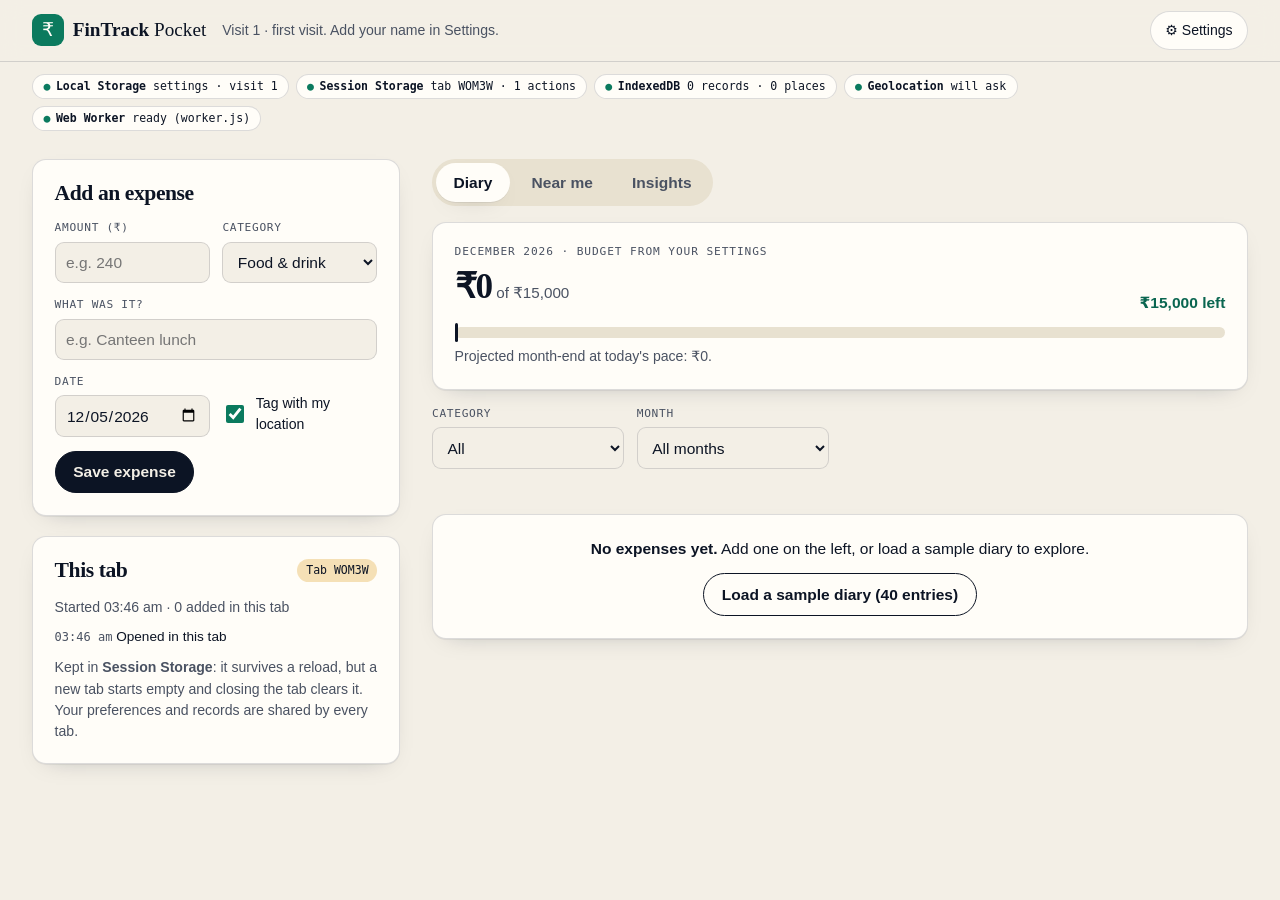
<file: Classroom_Tasks/Classroom_Task_1/index.html>
<!DOCTYPE html>
<html lang="en">
<head>
    <meta charset="UTF-8">
    <meta name="viewport" content="width=device-width, initial-scale=1">
    <meta name="description" content="FinTrack Pocket: an expense diary that remembers where your money went. Uses Local Storage, Session Storage, IndexedDB, Geolocation and Web Workers.">
    <meta name="color-scheme" content="light dark">
    <title>FinTrack Pocket - where your money went</title>
    <link rel="icon" href="data:image/svg+xml,%3Csvg xmlns='http://www.w3.org/2000/svg' viewBox='0 0 32 32'%3E%3Crect width='32' height='32' rx='8' fill='%230b7a5e'/%3E%3Ctext x='16' y='23' font-size='20' text-anchor='middle' fill='%23fffdf8' font-family='Georgia'%3E%E2%82%B9%3C/text%3E%3C/svg%3E">
    <link rel="stylesheet" href="styles.css">
    <!-- apply the saved theme before the first paint, so a dark-mode user never sees a white flash -->
    <script>try { const t = JSON.parse(localStorage.getItem("pocket.prefs.v1"))?.theme; if (t === "light" || t === "dark") document.documentElement.dataset.theme = t; } catch (e) {}</script>
</head>

<body>
    <a class="skip-link" href="#main">Skip to the app</a>

    <header class="bar">
        <h1 class="brand">
            <span class="brand-mark" aria-hidden="true">&#8377;</span>
            <span><strong>FinTrack</strong> Pocket</span>
        </h1>
        <p class="greeting" id="greeting" aria-live="polite"></p>
        <button class="icon-btn" type="button" id="open-settings" aria-haspopup="dialog">
            <span aria-hidden="true">&#9881;</span> Settings
        </button>
    </header>

    <section class="status-region" aria-label="App status">
        <!-- what each Web API is doing right now: a live, honest status line -->
        <ul class="api-status" id="api-status" aria-label="Browser features in use"></ul>

        <!-- shown when something is unavailable (storage blocked, database failed, location denied) -->
        <div class="notices" id="notices" role="status" aria-live="polite"></div>
    </section>

    <main id="main" class="layout">

        <!-- ===================== LEFT: record + this tab ===================== -->
        <div class="side">
            <form class="card entry" id="entry" novalidate aria-labelledby="entry-title">
                <div class="card-head">
                    <h2 id="entry-title">Add an expense</h2>
                    <span class="tag" id="draft-tag" hidden>Draft restored</span>
                </div>

                <div class="errors" id="entry-errors" role="alert" tabindex="-1" hidden></div>

                <div class="row">
                    <div class="field">
                        <label for="amount">Amount (&#8377;)</label>
                        <input id="amount" name="amount" type="text" inputmode="decimal" autocomplete="off" placeholder="e.g. 240" aria-describedby="amount-err">
                        <p class="err" id="amount-err"></p>
                    </div>
                    <div class="field">
                        <label for="category">Category</label>
                        <select id="category" name="category"></select>
                    </div>
                </div>

                <div class="field">
                    <label for="note">What was it?</label>
                    <input id="note" name="note" type="text" maxlength="60" autocomplete="off" placeholder="e.g. Canteen lunch" aria-describedby="note-err">
                    <p class="err" id="note-err"></p>
                </div>

                <div class="row">
                    <div class="field">
                        <label for="date">Date</label>
                        <input id="date" name="date" type="date" aria-describedby="date-err">
                        <p class="err" id="date-err"></p>
                    </div>
                    <div class="field check">
                        <input id="tag-location" name="tagLocation" type="checkbox">
                        <label for="tag-location">Tag with my location</label>
                    </div>
                </div>
                <p class="hint" id="location-hint" aria-live="polite"></p>

                <div class="actions">
                    <button class="btn" type="submit" id="save">Save expense</button>
                    <button class="btn ghost" type="button" id="cancel-edit" hidden>Cancel edit</button>
                </div>
            </form>

            <section class="card session" aria-labelledby="session-title">
                <div class="card-head">
                    <h2 id="session-title">This tab</h2>
                    <span class="tag mono" id="tab-id"></span>
                </div>
                <p class="hint" id="session-summary"></p>
                <ol class="activity" id="activity"></ol>
                <p class="hint small">Kept in <strong>Session Storage</strong>: it survives a reload, but a new tab starts empty and closing the tab clears it. Your preferences and records are shared by every tab.</p>
            </section>
        </div>

        <!-- ===================== RIGHT: diary / near me / insights ===================== -->
        <div class="main">
            <div class="tabs" role="tablist" aria-label="Views">
                <button role="tab" id="tab-diary" aria-controls="view-diary" aria-selected="true" data-view="diary">Diary</button>
                <button role="tab" id="tab-near" aria-controls="view-near" aria-selected="false" data-view="near" tabindex="-1">Near me</button>
                <button role="tab" id="tab-insights" aria-controls="view-insights" aria-selected="false" data-view="insights" tabindex="-1">Insights</button>
            </div>

            <!-- DIARY -->
            <section class="view" id="view-diary" role="tabpanel" aria-labelledby="tab-diary">
                <div class="budget card" id="budget"></div>

                <div class="filters">
                    <div class="field">
                        <label for="filter-category">Category</label>
                        <select id="filter-category"></select>
                    </div>
                    <div class="field">
                        <label for="filter-month">Month</label>
                        <select id="filter-month"></select>
                    </div>
                    <p class="count mono" id="diary-count" aria-live="polite"></p>
                </div>

                <ul class="diary" id="diary"></ul>
                <div class="empty card" id="diary-empty" hidden>
                    <p><strong>No expenses yet.</strong> Add one on the left, or load a sample diary to explore.</p>
                    <button class="btn ghost" type="button" id="load-sample">Load a sample diary (40 entries)</button>
                </div>
            </section>

            <!-- NEAR ME -->
            <section class="view" id="view-near" role="tabpanel" aria-labelledby="tab-near" hidden>
                <div class="card">
                    <div class="card-head">
                        <h2>Spending near me</h2>
                        <button class="btn" type="button" id="find-near">Use my location</button>
                    </div>
                    <p class="hint" id="near-status" aria-live="polite">Shows what you have spent within your chosen radius of where you are now.</p>
                    <div class="near-grid" id="near-grid" hidden>
                        <figure class="radar-wrap">
                            <svg class="radar" id="radar" viewBox="-110 -110 220 220" role="img" aria-labelledby="radar-cap"></svg>
                            <figcaption id="radar-cap" class="hint small">You are at the centre. Dots are expenses; bigger dots cost more.</figcaption>
                        </figure>
                        <div>
                            <p class="near-total" id="near-total"></p>
                            <ul class="near-list" id="near-list"></ul>
                        </div>
                    </div>
                </div>

                <div class="card">
                    <div class="card-head">
                        <h2>Saved places</h2>
                    </div>
                    <p class="hint">Name a spot once and every expense recorded there is labelled with it.</p>
                    <form class="place-form" id="place-form" novalidate>
                        <div class="field">
                            <label for="place-name">Name this spot</label>
                            <input id="place-name" type="text" maxlength="24" placeholder="e.g. College" autocomplete="off">
                        </div>
                        <div class="field">
                            <label for="place-radius">Radius</label>
                            <select id="place-radius">
                                <option value="100">100 m</option>
                                <option value="250" selected>250 m</option>
                                <option value="500">500 m</option>
                            </select>
                        </div>
                        <button class="btn ghost" type="submit">Save where I am</button>
                    </form>
                    <ul class="places" id="places"></ul>
                </div>
            </section>

            <!-- INSIGHTS -->
            <section class="view" id="view-insights" role="tabpanel" aria-labelledby="tab-insights" hidden>
                <div class="card">
                    <div class="card-head">
                        <h2>Analyse my diary</h2>
                        <button class="btn" type="button" id="analyse">Analyse in the background</button>
                    </div>
                    <p class="hint" id="analysis-when" aria-live="polite"></p>
                    <div id="analysis"></div>
                </div>

                <div class="card stress">
                    <div class="card-head">
                        <h2>Large dataset test</h2>
                    </div>
                    <p class="hint">Generates a year of synthetic expenses around you and runs the same analysis (totals, median, 90th percentile, distances and k-means hotspots). Watch the heartbeat and try the counter while it runs.</p>
                    <div class="stress-controls">
                        <div class="field">
                            <label for="stress-size">Records</label>
                            <select id="stress-size">
                                <option value="100000">100,000</option>
                                <option value="300000" selected>300,000</option>
                                <option value="1000000">1,000,000</option>
                            </select>
                        </div>
                        <button class="btn" type="button" id="stress-worker">Run in a Web Worker</button>
                        <button class="btn ghost" type="button" id="stress-main">Run on the main thread</button>
                        <button class="btn ghost" type="button" id="stress-cancel" disabled>Cancel</button>
                    </div>

                    <div class="progress" id="stress-progress" hidden>
                        <progress id="stress-bar" max="1" value="0" aria-labelledby="stress-phase"></progress>
                        <span class="hint small" id="stress-phase"></span>
                    </div>

                    <!-- proves the page is (or is not) responsive while the work runs -->
                    <div class="pulse">
                        <div class="heartbeat" aria-hidden="true"><span id="beat-dot"></span></div>
                        <p class="mono small" id="fps">Heartbeat: waiting</p>
                        <button class="btn ghost" type="button" id="tap">Tap me: <span id="taps">0</span></button>
                    </div>
                    <div id="stress-result" aria-live="polite"></div>
                </div>
            </section>
        </div>
    </main>

    <!-- ===================== SETTINGS (Local Storage) ===================== -->
    <dialog class="settings" id="settings" aria-labelledby="settings-title">
        <form method="dialog" id="settings-form" novalidate>
            <h2 id="settings-title">Settings</h2>
            <p class="hint small">Saved in <strong>Local Storage</strong>: they stay after the browser is closed and apply in every tab at once.</p>

            <div class="field">
                <label for="pref-name">Your name</label>
                <input id="pref-name" type="text" maxlength="30" autocomplete="given-name">
            </div>
            <fieldset class="field">
                <legend>Theme</legend>
                <div class="seg">
                    <input type="radio" name="theme" id="theme-system" value="system"><label for="theme-system">System</label>
                    <input type="radio" name="theme" id="theme-light" value="light"><label for="theme-light">Light</label>
                    <input type="radio" name="theme" id="theme-dark" value="dark"><label for="theme-dark">Dark</label>
                </div>
            </fieldset>
            <div class="row">
                <div class="field">
                    <label for="pref-budget">Monthly budget (&#8377;)</label>
                    <input id="pref-budget" type="text" inputmode="numeric" aria-describedby="pref-budget-err">
                    <p class="err" id="pref-budget-err"></p>
                </div>
                <div class="field">
                    <label for="pref-radius">"Near me" radius</label>
                    <select id="pref-radius">
                        <option value="0.25">250 m</option>
                        <option value="0.5">500 m</option>
                        <option value="1">1 km</option>
                        <option value="2">2 km</option>
                        <option value="5">5 km</option>
                        <option value="10">10 km</option>
                    </select>
                </div>
            </div>
            <div class="row">
                <div class="field">
                    <label for="pref-category">Default category</label>
                    <select id="pref-category"></select>
                </div>
                <div class="field check">
                    <input id="pref-autotag" type="checkbox">
                    <label for="pref-autotag">Tag new expenses with my location</label>
                </div>
            </div>

            <p class="hint small" id="storage-usage"></p>

            <div class="actions">
                <button class="btn" type="submit" value="save" id="settings-save">Save settings</button>
                <button class="btn ghost" type="submit" value="cancel" formnovalidate>Close</button>
            </div>
            <div class="danger">
                <button class="btn danger-btn" type="button" id="wipe">Delete all my data</button>
                <p class="hint small">Removes every record, place, setting and this tab's session from this browser.</p>
            </div>
        </form>
    </dialog>

    <div class="toast" id="toast" role="status" aria-live="polite"></div>

    <noscript><p class="noscript">FinTrack Pocket needs JavaScript.</p></noscript>

    <!-- plain scripts (not modules), so the app also works when index.html is opened straight from the disk -->
    <script src="js/store.js" defer></script>
    <script src="js/db.js" defer></script>
    <script src="js/geo.js" defer></script>
    <script src="js/worker.js" defer></script>
    <script src="js/app.js" defer></script>
</body>
</html>
</file>
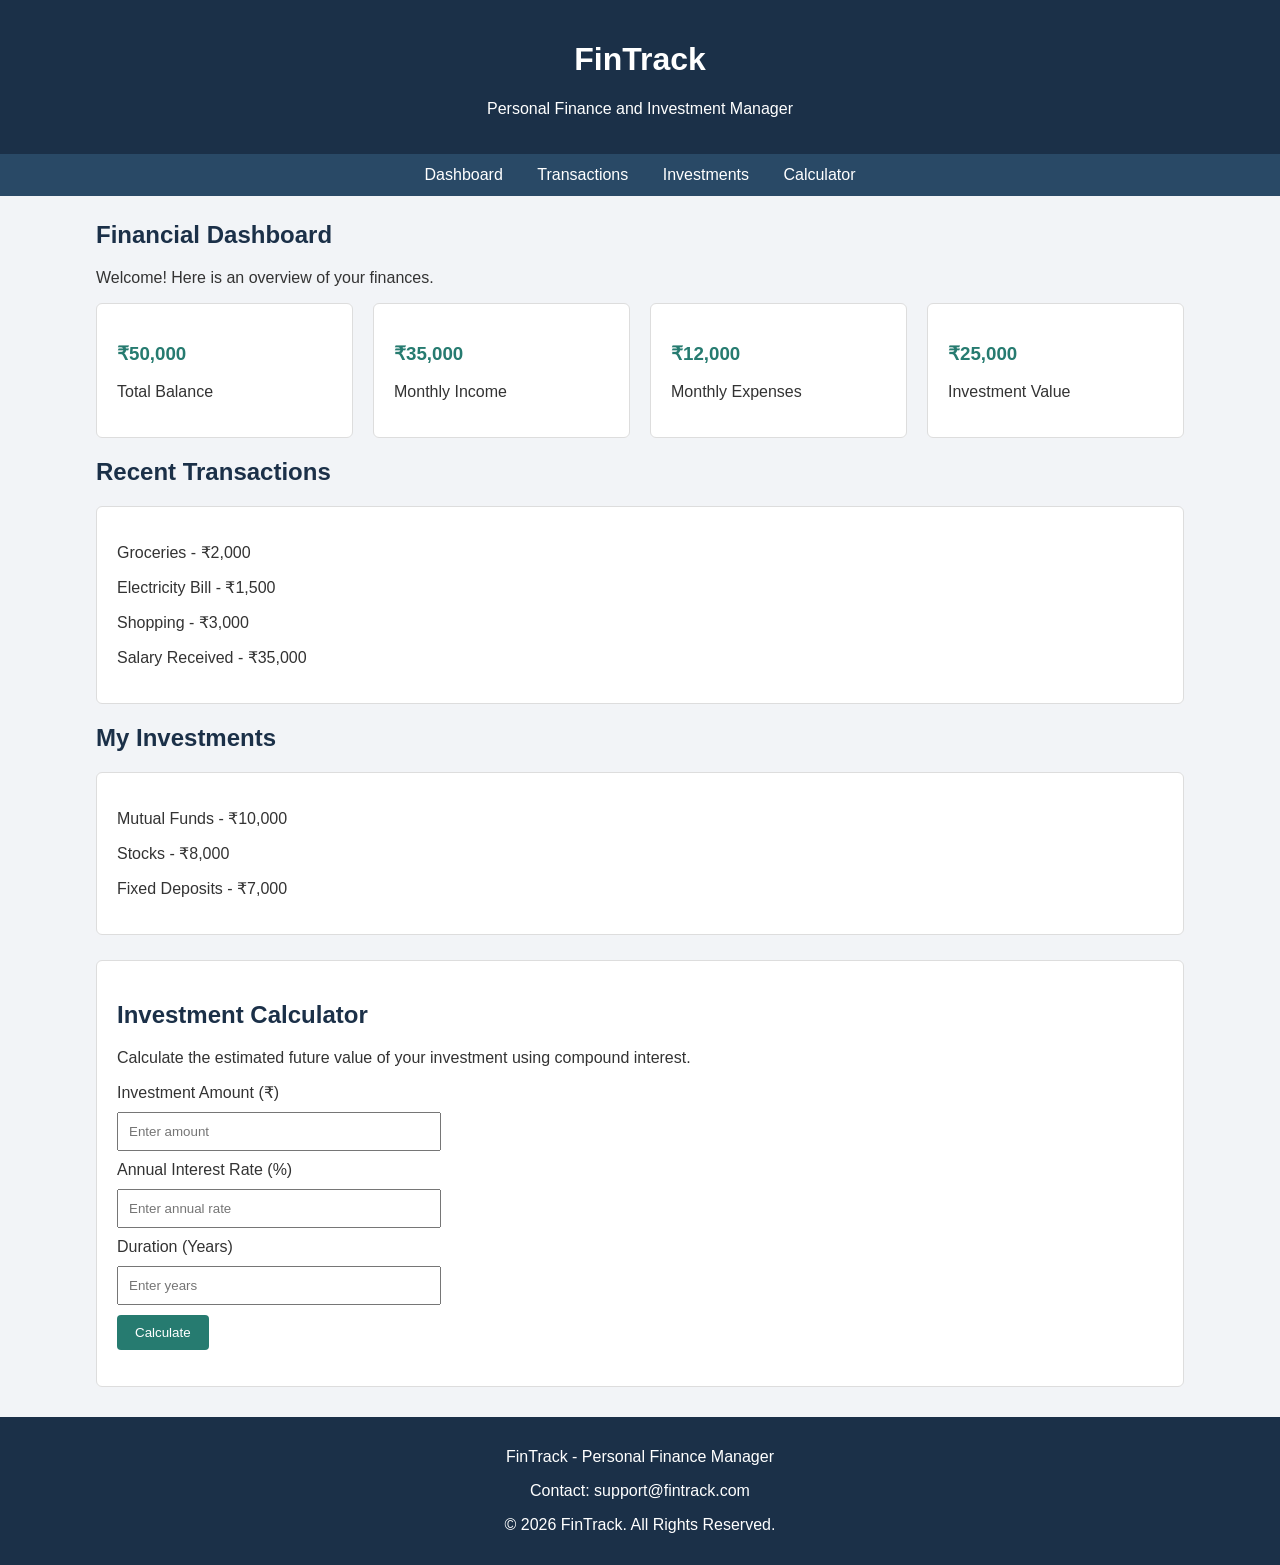
<file: LAB_1/LAB1_Hardcoded.html>
<!DOCTYPE html>
<html>
<head>
    <title>FinTrack - Finance Management</title>

    <meta name="viewport" content="width=device-width, initial-scale=1.0">

    <style>
        body {
            font-family: Arial, sans-serif;
            margin: 0;
            background-color: #f2f4f7;
            color: #333;
        }

        header {
            background-color: #1b3048;
            color: white;
            padding: 20px;
            text-align: center;
        }

        nav {
            background-color: #294966;
            padding: 12px;
            text-align: center;
        }

        nav a {
            color: white;
            text-decoration: none;
            margin: 15px;
        }

        nav a:hover {
            text-decoration: underline;
        }

        main {
            width: 85%;
            margin: 25px auto;
        }

        h2 {
            color: #1b3048;
        }

        .container {
            display: flex;
            gap: 20px;
            flex-wrap: wrap;
        }

        .card {
            background-color: white;
            padding: 20px;
            flex: 1;
            min-width: 180px;
            border-radius: 6px;
            border: 1px solid #ddd;
        }

        .card h3 {
            color: #267b70;
        }

        .calculator {
            background-color: white;
            padding: 20px;
            margin-top: 25px;
            border-radius: 6px;
            border: 1px solid #ddd;
        }

        input {
            display: block;
            padding: 10px;
            margin: 10px 0;
            width: 90%;
            max-width: 300px;
        }

        button {
            background-color: #267b70;
            color: white;
            padding: 10px 18px;
            border: none;
            cursor: pointer;
            border-radius: 4px;
        }

        button:hover {
            background-color: #1b5c53;
        }

        #result {
            margin-top: 15px;
            font-weight: bold;
        }

        footer {
            background-color: #1b3048;
            color: white;
            text-align: center;
            padding: 15px;
            margin-top: 30px;
        }

        @media (max-width: 600px) {
            main {
                width: 92%;
            }

            .container {
                flex-direction: column;
            }

            nav a {
                display: inline-block;
                margin: 5px;
            }
        }
    </style>
</head>

<body>

    <header>
        <h1>FinTrack</h1>
        <p>Personal Finance and Investment Manager</p>
    </header>

    <nav>
        <a href="#dashboard">Dashboard</a>
        <a href="#transactions">Transactions</a>
        <a href="#investments">Investments</a>
        <a href="#calculator">Calculator</a>
    </nav>

    <main>

        <section id="dashboard">
            <h2>Financial Dashboard</h2>
            <p>Welcome! Here is an overview of your finances.</p>

            <div class="container">

                <div class="card">
                    <h3>₹50,000</h3>
                    <p>Total Balance</p>
                </div>

                <div class="card">
                    <h3>₹35,000</h3>
                    <p>Monthly Income</p>
                </div>

                <div class="card">
                    <h3>₹12,000</h3>
                    <p>Monthly Expenses</p>
                </div>

                <div class="card">
                    <h3>₹25,000</h3>
                    <p>Investment Value</p>
                </div>

            </div>
        </section>

        <section id="transactions">
            <h2>Recent Transactions</h2>

            <div class="card">
                <p>Groceries - ₹2,000</p>
                <p>Electricity Bill - ₹1,500</p>
                <p>Shopping - ₹3,000</p>
                <p>Salary Received - ₹35,000</p>
            </div>
        </section>

        <section id="investments">
            <h2>My Investments</h2>

            <div class="card">
                <p>Mutual Funds - ₹10,000</p>
                <p>Stocks - ₹8,000</p>
                <p>Fixed Deposits - ₹7,000</p>
            </div>
        </section>

        <section class="calculator" id="calculator">

            <h2>Investment Calculator</h2>

            <p>
                Calculate the estimated future value
                of your investment using compound interest.
            </p>

            <label>Investment Amount (₹)</label>
            <input type="number" id="amount" placeholder="Enter amount">

            <label>Annual Interest Rate (%)</label>
            <input type="number" id="rate" placeholder="Enter annual rate">

            <label>Duration (Years)</label>
            <input type="number" id="years" placeholder="Enter years">

            <button onclick="calculateInvestment()">
                Calculate
            </button>

            <p id="result"></p>

        </section>

    </main>
    <footer>
        <p>FinTrack - Personal Finance Manager</p>
        <p>Contact: support@fintrack.com</p>
        <p>&copy; 2026 FinTrack. All Rights Reserved.</p>
    </footer>

    <script>

        function calculateInvestment() {

            let amount = parseFloat(document.getElementById("amount").value);
            let rate = parseFloat(document.getElementById("rate").value);
            let years = parseFloat(document.getElementById("years").value);

            let result = document.getElementById("result");

            if (isNaN(amount) || isNaN(rate) || isNaN(years) ||
                amount <= 0 || rate < 0 || years <= 0) {

                result.innerHTML = "Please enter valid investment details.";
                return;
            }

            let futureValue = amount * Math.pow(1 + rate / 100, years);

            result.innerHTML =
                "Estimated Future Value: ₹" +
                futureValue.toFixed(2);
        }

    </script>

</body>
</html>
</file>
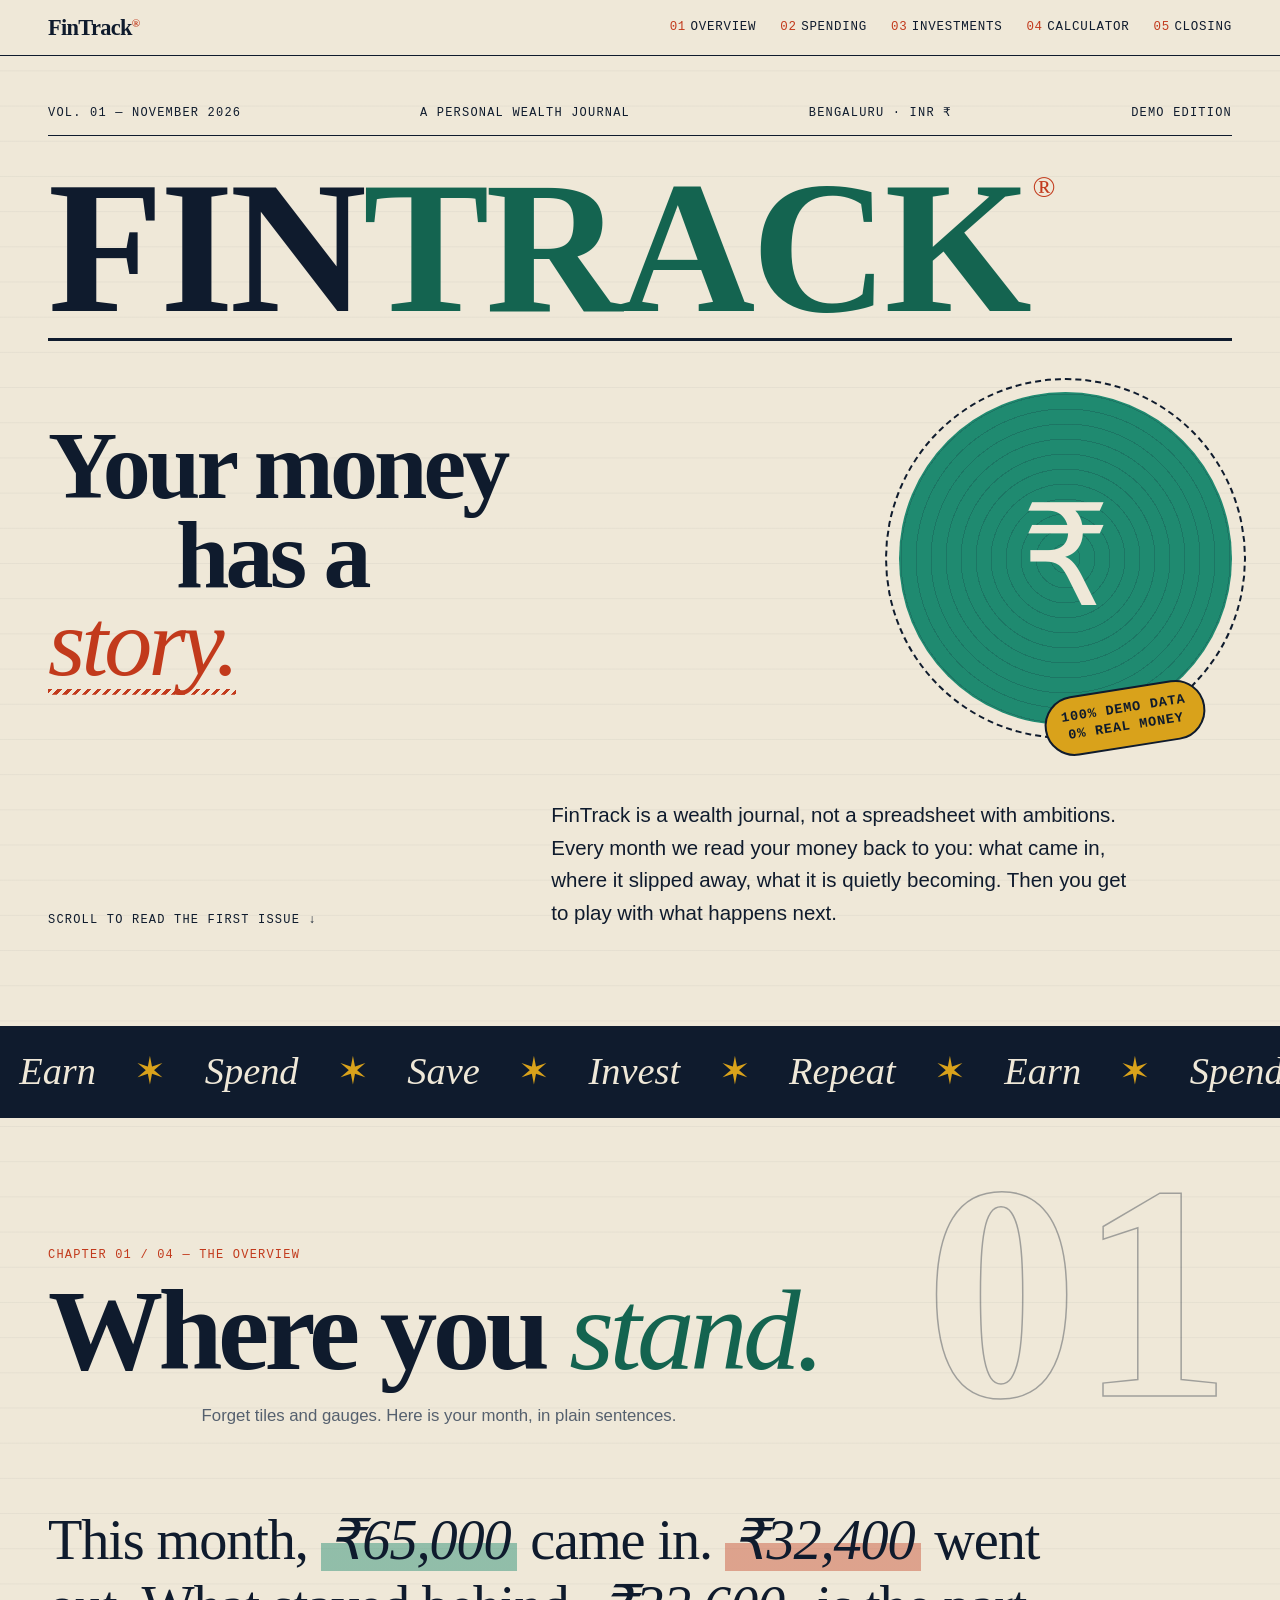
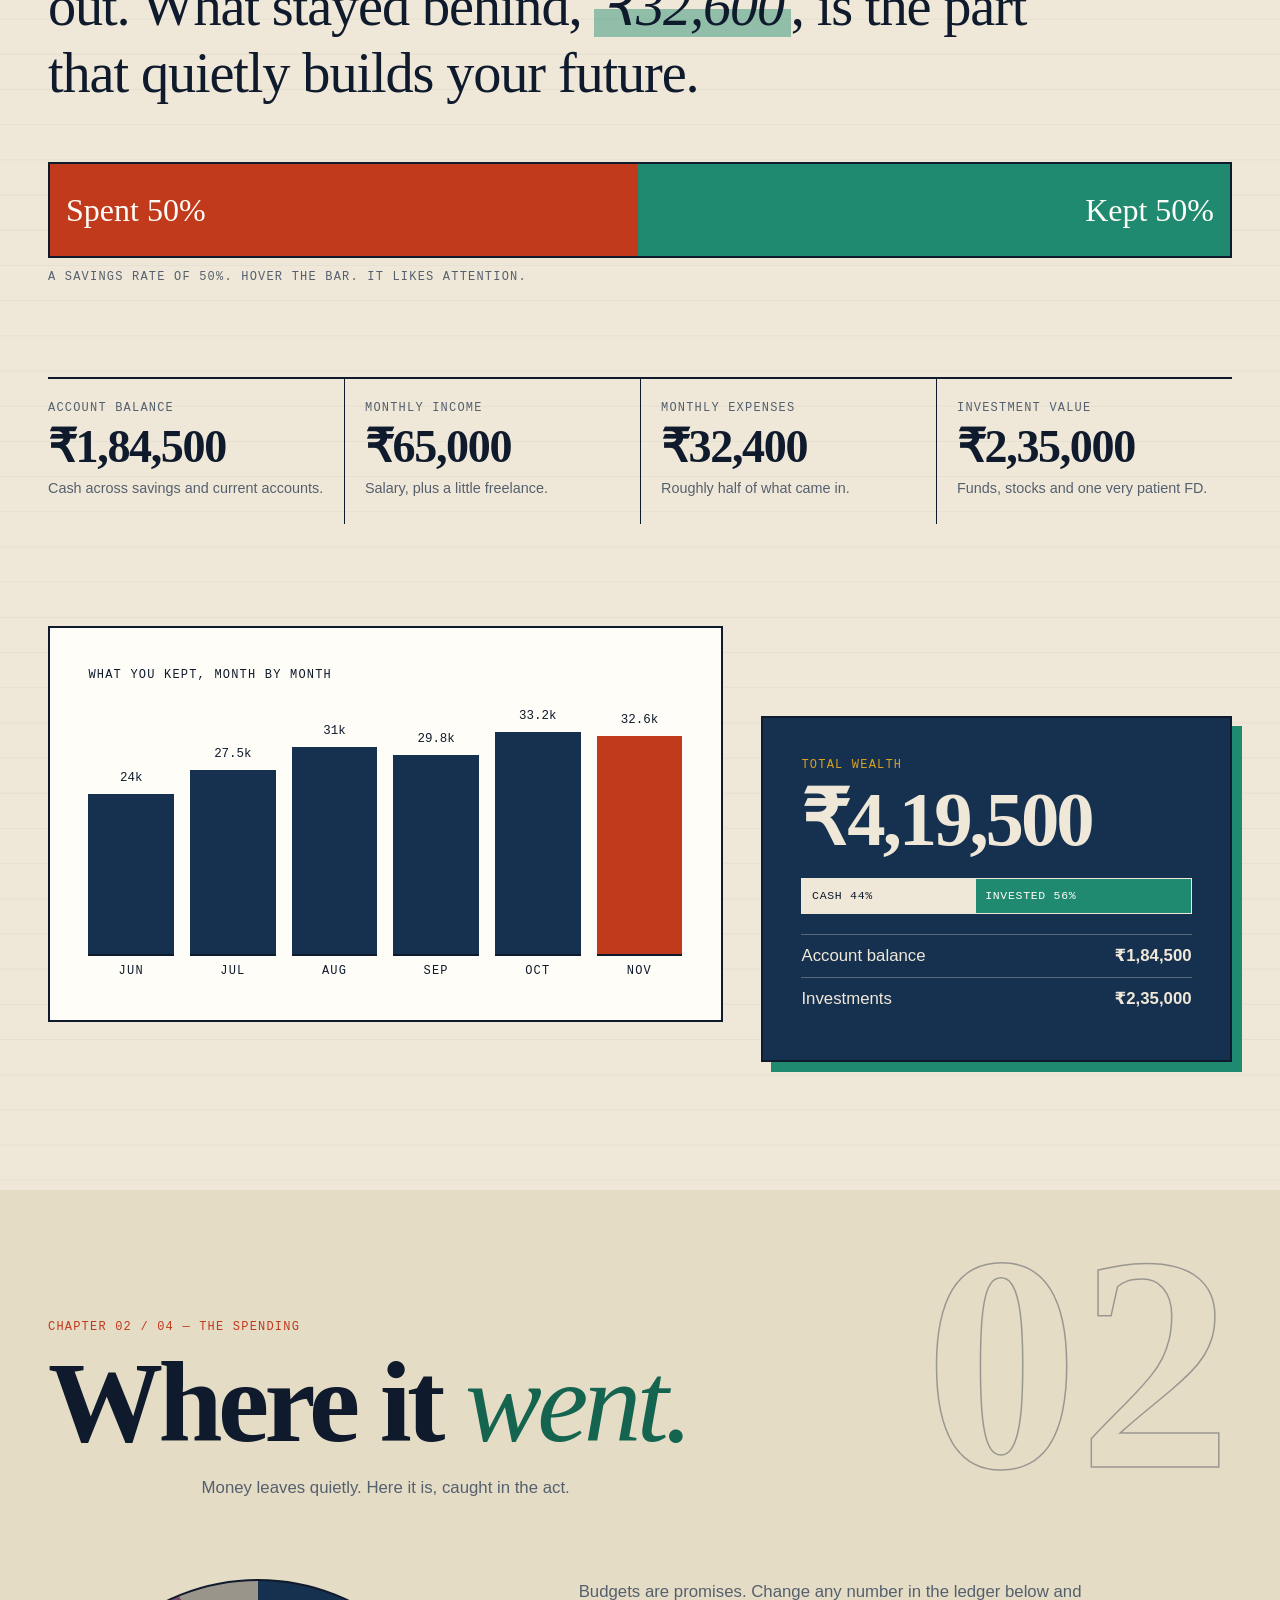
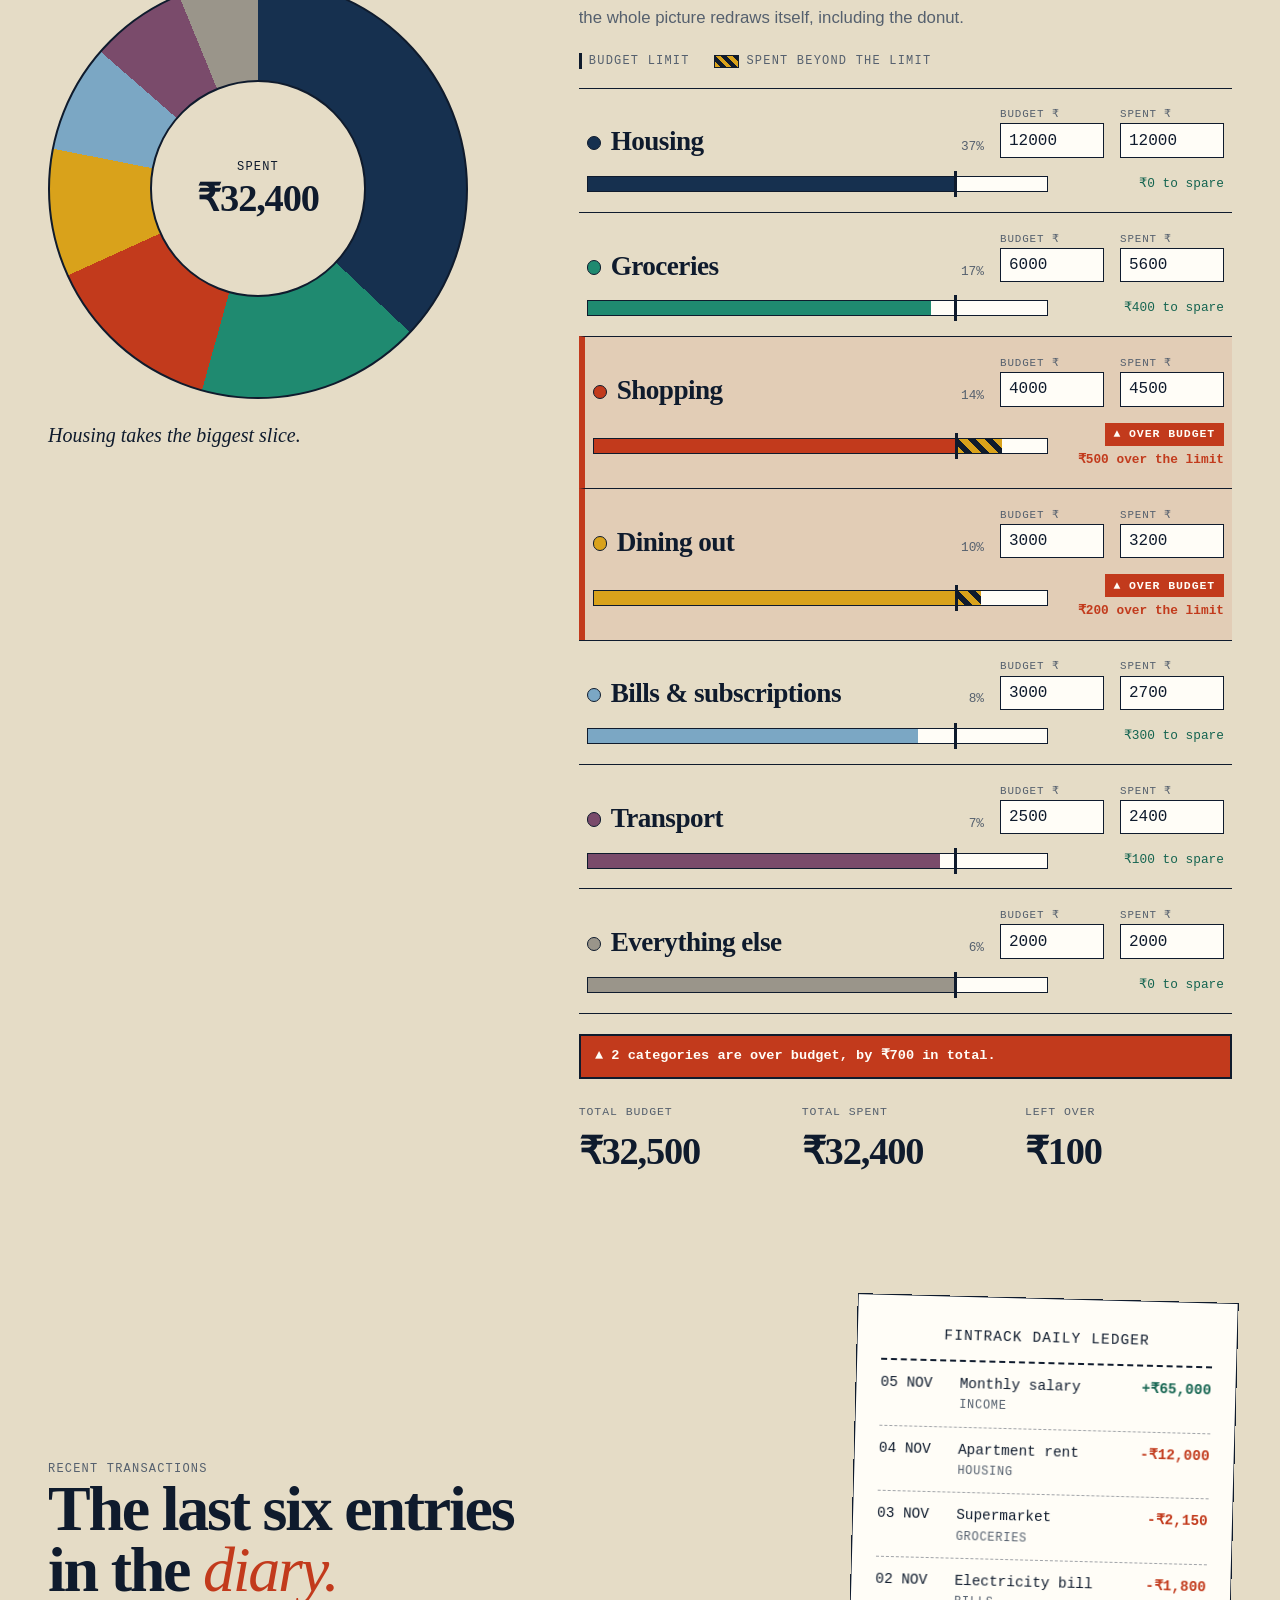
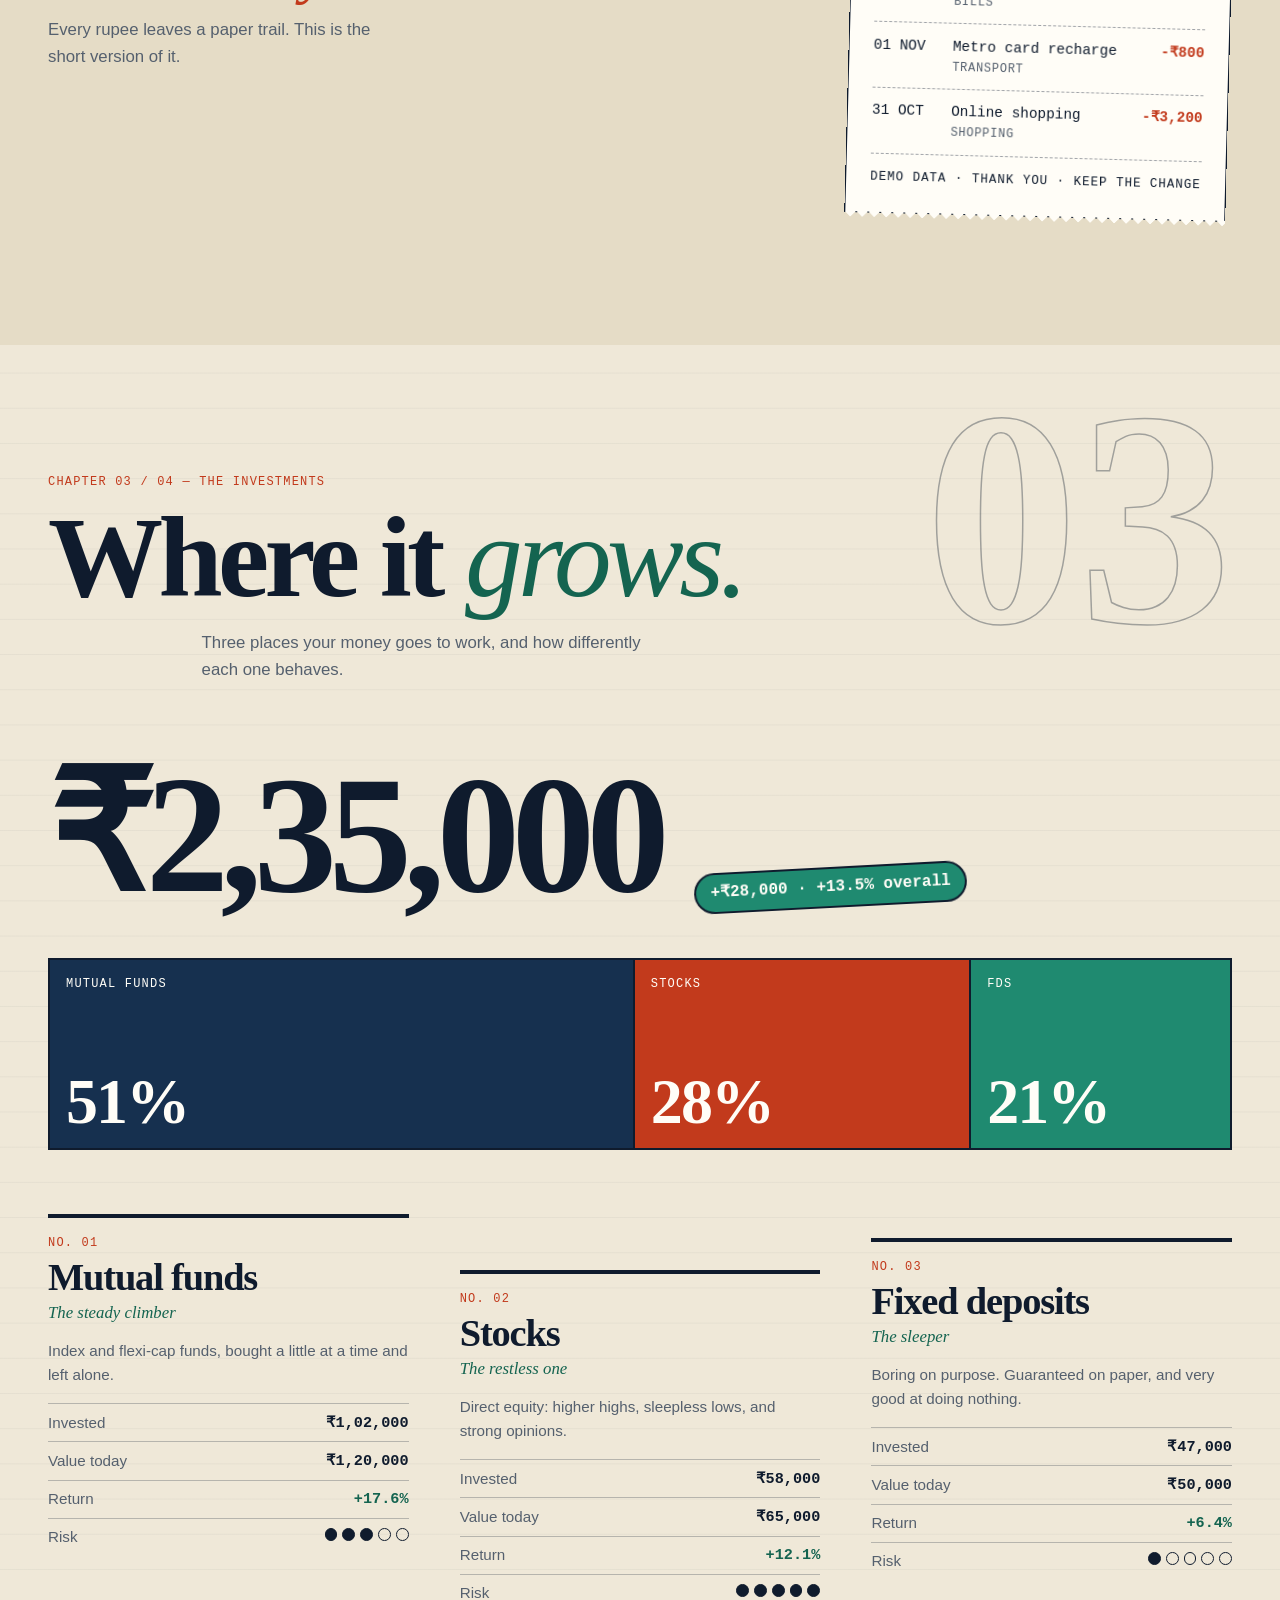
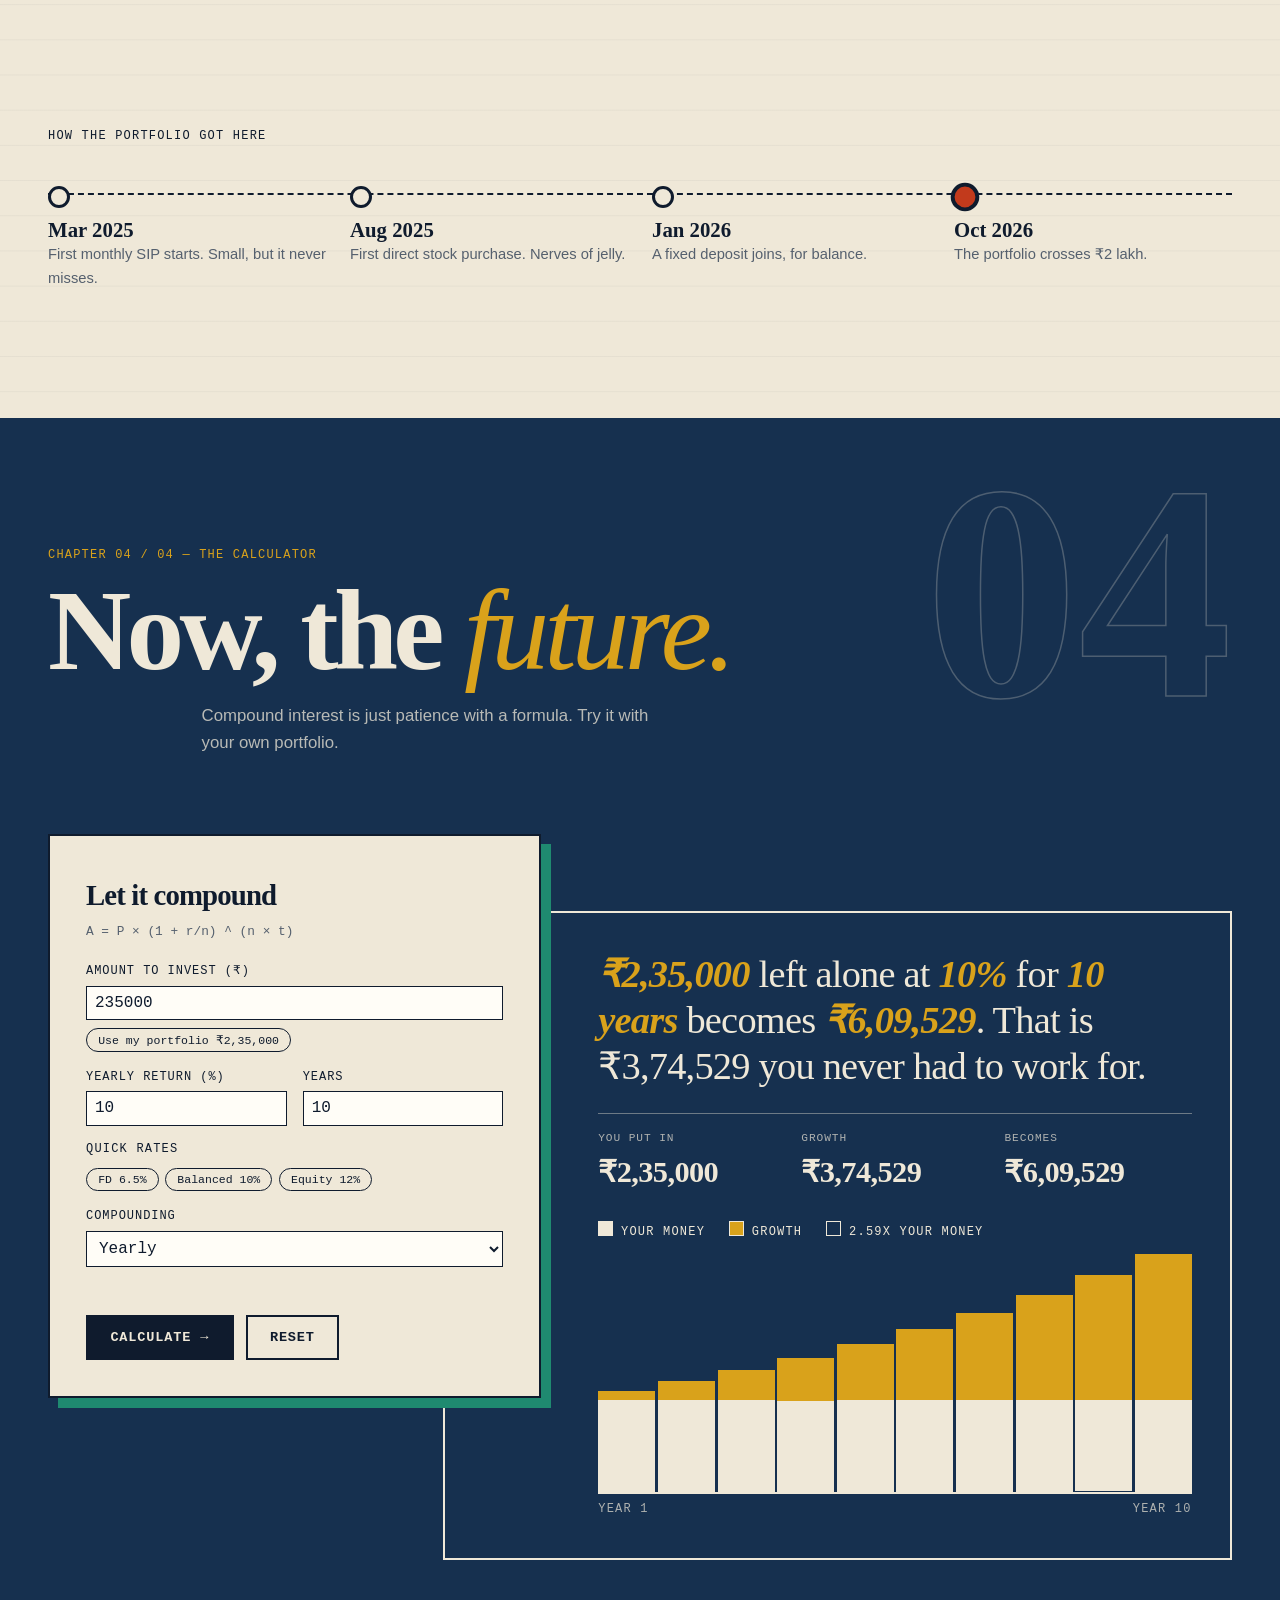
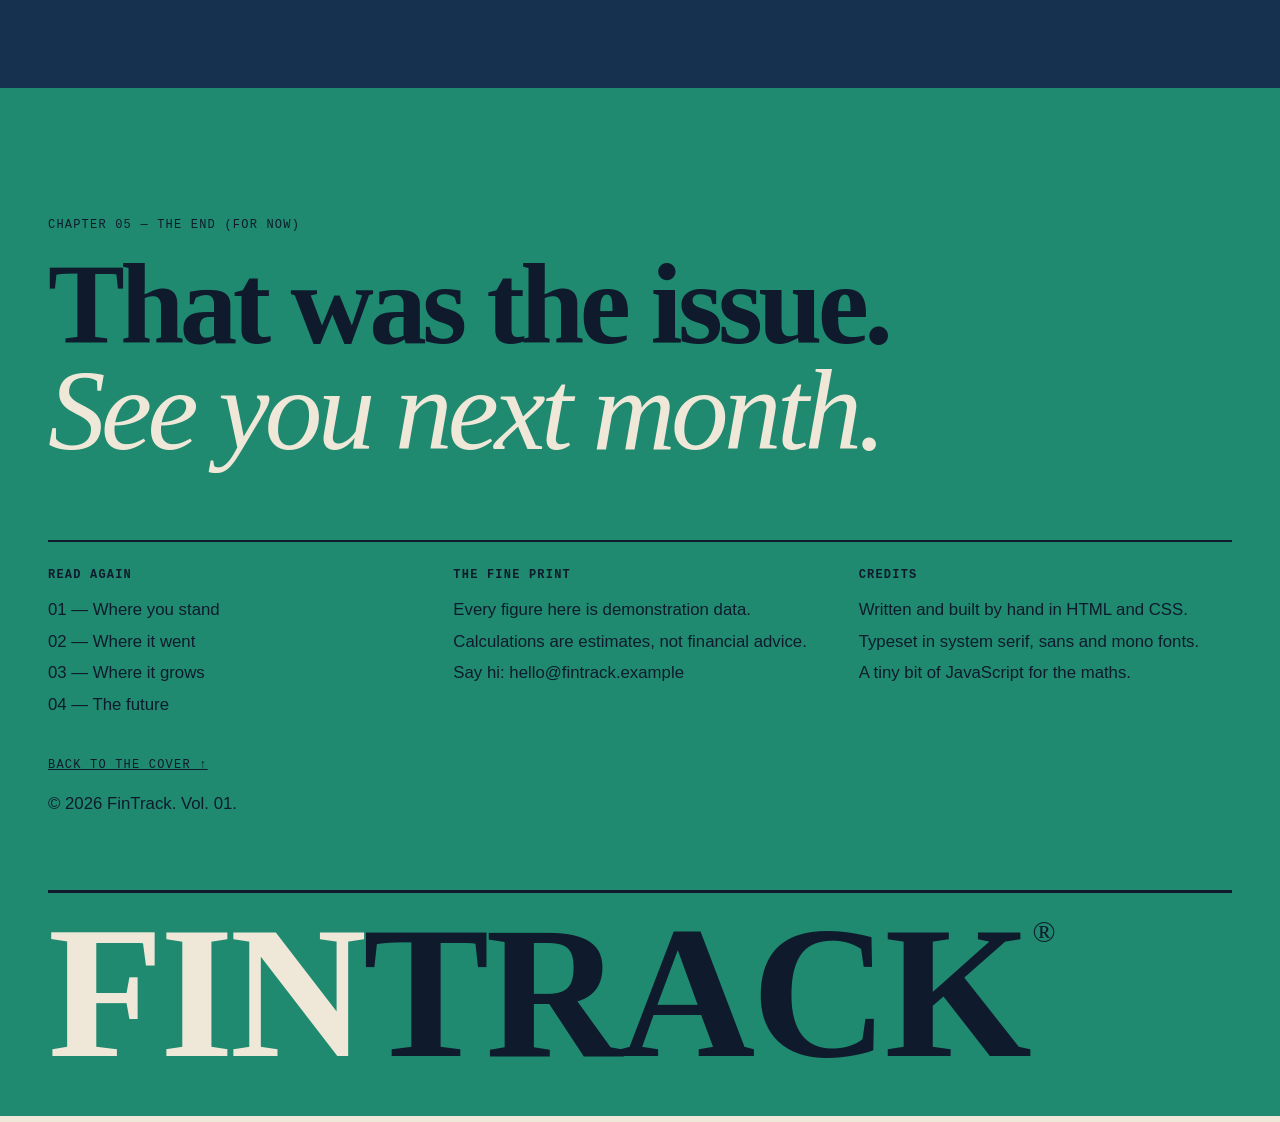
<file: LAB_1/LAB1_Vibecoded.html>
<!DOCTYPE html>
<html lang="en">
<head>
    <meta charset="UTF-8">
    <meta name="viewport" content="width=device-width, initial-scale=1.0">
    <meta name="description" content="FinTrack - a personal wealth journal. Spending, investments and a compound-interest calculator, told as a story (demo data).">
    <title>FinTrack - A Personal Wealth Journal</title>

    <style>
        /* =====================================================
           1. DESIGN TOKENS
           Identity: an independent financial magazine.
           Warm paper, navy ink, one teal for "growth",
           one vermilion for "spending".
        ===================================================== */
        :root {
            --paper: #efe8d8;
            --paper-2: #e5dcc6;
            --white: #fffdf7;
            --ink: #0f1b2d;
            --navy: #16304f;
            --teal: #1f8a70;
            --teal-dark: #146450;
            --red: #c23a1c;
            --mustard: #d9a21b;
            --muted: #55606e;

            --serif: "Iowan Old Style", "Palatino Linotype", Palatino, "Book Antiqua", Georgia, serif;
            --sans: "Helvetica Neue", Arial, system-ui, sans-serif;
            --mono: ui-monospace, "SF Mono", "Cascadia Mono", Consolas, monospace;

            --gutter: clamp(1rem, 4vw, 3rem);
            --section-space: clamp(4rem, 10vw, 9rem);
        }

        /* =====================================================
           2. BASE
        ===================================================== */
        * {
            box-sizing: border-box;
        }

        html {
            scroll-behavior: smooth;
            scroll-padding-top: 4rem;
        }

        body {
            margin: 0;
            font-family: var(--sans);
            font-size: 1.05rem;
            line-height: 1.6;
            color: var(--ink);
            background-color: var(--paper);
            /* faint ledger lines, like accounting paper */
            background-image: linear-gradient(rgba(15, 27, 45, 0.045) 1px, transparent 1px);
            background-size: 100% 2.2rem;
        }

        ::selection {
            background: var(--teal);
            color: var(--white);
        }

        h1, h2, h3, p, ul, ol, dl, dd, figure {
            margin: 0;
        }

        ul, ol {
            padding: 0;
            list-style: none;
        }

        a {
            color: inherit;
        }

        a:focus-visible,
        button:focus-visible,
        input:focus-visible,
        select:focus-visible {
            outline: 3px solid var(--red);
            outline-offset: 3px;
        }

        .wrap {
            max-width: 1400px;
            margin-inline: auto;
            padding-inline: var(--gutter);
        }

        .skip-link {
            position: absolute;
            left: -999px;
            background: var(--ink);
            color: var(--paper);
            padding: 0.6rem 1rem;
            z-index: 100;
        }

        .skip-link:focus {
            left: 0.5rem;
            top: 0.5rem;
        }

        /* small uppercase "label" text used all over the page */
        .eyebrow {
            font-family: var(--mono);
            font-size: 0.75rem;
            letter-spacing: 0.1em;
            text-transform: uppercase;
        }

        em {
            font-style: italic;
        }

        /* =====================================================
           3. TOP BAR + NAVIGATION
        ===================================================== */
        .topbar {
            position: sticky;
            top: 0;
            z-index: 50;
            display: flex;
            align-items: center;
            justify-content: space-between;
            gap: 1rem;
            padding: 0.6rem var(--gutter);
            background-color: var(--paper);
            border-bottom: 1px solid var(--ink);
        }

        .brand {
            font-family: var(--serif);
            font-weight: 700;
            font-size: 1.4rem;
            letter-spacing: -0.03em;
            text-decoration: none;
        }

        .brand sup {
            font-size: 0.5em;
            color: var(--red);
        }

        .topbar nav {
            overflow-x: auto;
        }

        .topbar ul {
            display: flex;
            gap: 0.25rem 1.5rem;
        }

        .topbar a.nav-link {
            display: block;
            white-space: nowrap;
            text-decoration: none;
            padding: 0.25rem 0;
            font-family: var(--mono);
            font-size: 0.78rem;
            letter-spacing: 0.06em;
            text-transform: uppercase;
            background: linear-gradient(var(--red), var(--red)) left bottom / 0% 2px no-repeat;
            transition: background-size 0.3s, color 0.3s;
        }

        .topbar a.nav-link span {
            color: var(--red);
            margin-right: 0.35em;
        }

        .topbar a.nav-link:hover {
            background-size: 100% 2px;
        }

        /* =====================================================
           4. HERO
        ===================================================== */
        .hero {
            position: relative;
            overflow: hidden;
            padding-top: clamp(1.5rem, 4vw, 3rem);
            padding-bottom: clamp(3rem, 8vw, 6rem);
        }

        .hero-meta {
            display: flex;
            flex-wrap: wrap;
            justify-content: space-between;
            gap: 0.4rem 2rem;
            padding-bottom: 0.75rem;
            border-bottom: 1px solid var(--ink);
        }

        /* ---------- The FINTRACK wordmark (used in the hero and the footer) ----------
           Sizing rule: the wrapper is a "container", and the word's font-size is a
           percentage of that container's width (cqi). So the word always scales with
           the space it lives in, instead of guessing from the window width.
           16cqi leaves room for even the widest bold serif fonts, so the word
           can never run past the edge and nothing has to be cropped. */
        .wordmark-box {
            container-type: inline-size;
        }

        .wordmark {
            display: block;
            margin: 0;
            font-family: var(--serif);
            font-weight: 700;
            font-size: min(16vw, 14rem);               /* fallback for old browsers */
            font-size: clamp(3rem, 16cqi, 24rem);
            line-height: 0.8;                          /* caps only, so tight is safe */
            letter-spacing: -0.02em;
            text-transform: uppercase;
            white-space: nowrap;
        }

        .wm-fin {
            color: var(--ink);
        }

        .wm-track {
            color: var(--teal-dark);
        }

        .wm-reg {
            margin-left: 0.15em;
            font-size: 0.16em;
            font-weight: 400;
            letter-spacing: 0;
            line-height: 1;
            vertical-align: top;
            color: var(--red);
        }

        /* In the hero the word sits on a heavy rule, like a masthead */
        .hero .wordmark-box {
            margin-top: clamp(1rem, 3vw, 2.25rem);
            padding-bottom: clamp(0.5rem, 1.2vw, 0.9rem);
            border-bottom: 3px solid var(--ink);
        }

        /* The old headline now works as the tagline under the masthead */
        .hero-story {
            display: grid;
            grid-template-columns: repeat(12, 1fr);
            gap: 1.5rem;
            align-items: center;
            margin-top: clamp(1.5rem, 4vw, 3.5rem);
            padding-bottom: 1.6rem;                    /* room for the sticker under the coin */
        }

        .hero-tagline {
            grid-column: 1 / span 8;
            margin: 0;
            font-family: var(--serif);
            font-weight: 700;
            font-size: clamp(2.6rem, 7.5vw, 6.5rem);
            line-height: 0.92;
            letter-spacing: -0.04em;
        }

        .hero-tagline .line {
            display: block;
        }

        /* the middle line is pushed right: deliberate asymmetry */
        .hero-tagline .line-2 {
            padding-left: clamp(1rem, 10vw, 10rem);
        }

        .hero-tagline em {
            font-weight: 400;
            color: var(--red);
        }

        .hero-tagline .squiggle {
            display: inline-block;
            padding-bottom: 0.08em;
            background: repeating-linear-gradient(135deg, var(--red) 0 3px, transparent 3px 7px) left bottom / 100% 0.06em no-repeat;
        }

        /* The coin now has its own grid cell, so it can never sit on top of text */
        .coin {
            position: relative;
            grid-column: 9 / span 4;
            justify-self: end;
            width: clamp(150px, 26vw, 360px);
            aspect-ratio: 1;
            border-radius: 50%;
            display: grid;
            place-items: center;
            background:
                repeating-radial-gradient(circle, transparent 0 14px, rgba(15, 27, 45, 0.18) 14px 15px),
                var(--teal);
            color: var(--paper);
            font-family: var(--serif);
            font-size: clamp(4.5rem, 11vw, 9.5rem);
            line-height: 1;
        }

        .coin::after {
            content: "";
            position: absolute;
            inset: -14px;
            border: 2px dashed var(--ink);
            border-radius: 50%;
            animation: spin 40s linear infinite;
        }

        /* The sticker is a child of the coin, anchored to its lower edge */
        .sticker {
            position: absolute;
            z-index: 3;
            right: 8%;
            bottom: -1.4rem;
            padding: 0.6rem 1rem;
            color: var(--ink);
            line-height: 1.35;
            white-space: nowrap;
            background: var(--mustard);
            border: 2px solid var(--ink);
            border-radius: 999px;
            transform: rotate(-9deg);
            transition: transform 0.3s;
            font-family: var(--mono);
            font-size: clamp(0.65rem, 1.4vw, 0.85rem);
            font-weight: 700;
            text-transform: uppercase;
            letter-spacing: 0.06em;
            text-align: center;
        }

        .sticker:hover {
            transform: rotate(3deg) scale(1.08);
        }

        .hero-lower {
            position: relative;
            z-index: 2;
            display: grid;
            grid-template-columns: repeat(12, 1fr);
            gap: 1.5rem;
            margin-top: clamp(1.5rem, 4vw, 3rem);
            align-items: end;
        }

        .scroll-cue {
            grid-column: 1 / span 4;
        }

        .scroll-cue span {
            display: inline-block;
            animation: bob 1.8s ease-in-out infinite;
        }

        .intro {
            grid-column: 6 / span 7;
            max-width: 36rem;
            font-size: clamp(1.05rem, 1.6vw, 1.3rem);
        }

        /* scrolling strip of words */
        .marquee {
            overflow: hidden;
            background: var(--ink);
            color: var(--paper);
            padding: 0.9rem 0;
            border-block: 1px solid var(--ink);
        }

        .marquee-track {
            display: flex;
            width: max-content;
            animation: scroll-left 30s linear infinite;
        }

        .marquee:hover .marquee-track {
            animation-play-state: paused;
        }

        .marquee-group {
            display: flex;
            flex-shrink: 0;
        }

        .marquee-group span {
            padding-inline: 1.2rem;
            font-family: var(--serif);
            font-style: italic;
            font-size: clamp(1.4rem, 3vw, 2.4rem);
            white-space: nowrap;
        }

        .marquee-group span:nth-child(even) {
            color: var(--mustard);
            font-style: normal;
        }

        /* =====================================================
           5. CHAPTER LAYOUT (shared by sections 01 - 03)
        ===================================================== */
        .chapter {
            padding-block: var(--section-space);
        }

        .chapter-head {
            position: relative;
            margin-bottom: clamp(2rem, 6vw, 5rem);
        }

        /* giant outlined number sits behind the heading */
        .chapter-num {
            position: absolute;
            right: 0;
            top: -0.35em;
            z-index: 0;
            font-family: var(--serif);
            font-weight: 700;
            font-size: clamp(7rem, 24vw, 20rem);
            line-height: 1;
            color: transparent;
            -webkit-text-stroke: 1.5px var(--ink);
            opacity: 0.35;
            user-select: none;
        }

        .chapter-head .eyebrow {
            position: relative;
            z-index: 1;
            margin-bottom: 0.75rem;
            color: var(--red);
        }

        .chapter-head h2 {
            position: relative;
            z-index: 1;
            font-family: var(--serif);
            font-weight: 700;
            font-size: clamp(3rem, 9vw, 8rem);
            line-height: 0.92;
            letter-spacing: -0.04em;
        }

        .chapter-head h2 em {
            font-weight: 400;
            color: var(--teal-dark);
        }

        .chapter-head .lede {
            position: relative;
            z-index: 1;
            max-width: 30rem;
            margin-top: 1.25rem;
            margin-left: clamp(0rem, 12vw, 12rem);
            color: var(--muted);
        }

        /* =====================================================
           6. CHAPTER 01 - OVERVIEW
        ===================================================== */
        .statement {
            max-width: 62rem;
            font-family: var(--serif);
            font-size: clamp(1.7rem, 4.4vw, 3.6rem);
            line-height: 1.18;
            letter-spacing: -0.02em;
        }

        .statement mark {
            padding: 0 0.12em;
            color: var(--ink);
            background: linear-gradient(transparent 55%, rgba(31, 138, 112, 0.45) 55%);
            font-style: italic;
        }

        .statement mark.out {
            background: linear-gradient(transparent 55%, rgba(194, 58, 28, 0.4) 55%);
        }

        /* income split into "spent" and "kept" */
        .flow {
            margin-top: clamp(2rem, 5vw, 3.5rem);
        }

        .flow-bar {
            display: flex;
            height: clamp(3.5rem, 8vw, 6rem);
            border: 2px solid var(--ink);
        }

        .flow-bar div {
            flex: var(--w);
            display: flex;
            align-items: center;
            padding-inline: 1rem;
            transition: flex-grow 0.4s;
        }

        .flow-bar div:hover {
            flex-grow: calc(var(--w) + 15);
        }

        .flow-spent {
            background: var(--red);
            color: var(--white);
        }

        .flow-kept {
            background: var(--teal);
            color: var(--white);
            justify-content: flex-end;
        }

        .flow-bar span {
            font-family: var(--serif);
            font-size: clamp(1rem, 2.6vw, 2rem);
            white-space: nowrap;
        }

        .flow-caption {
            margin-top: 0.6rem;
            color: var(--muted);
        }

        /* four headline numbers set like a newspaper stat row */
        .numbers {
            display: grid;
            grid-template-columns: repeat(4, 1fr);
            margin-top: clamp(3rem, 7vw, 6rem);
            border-top: 2px solid var(--ink);
        }

        .numbers > div {
            padding: 1.25rem 1.25rem 1.5rem 0;
            transition: transform 0.3s;
        }

        .numbers > div + div {
            padding-left: 1.25rem;
            border-left: 1px solid var(--ink);
        }

        .numbers dt {
            font-family: var(--mono);
            font-size: 0.75rem;
            letter-spacing: 0.1em;
            text-transform: uppercase;
            color: var(--muted);
        }

        .numbers dd.big {
            margin: 0.4rem 0;
            font-family: var(--serif);
            font-weight: 700;
            font-size: clamp(1.9rem, 3.6vw, 3.2rem);
            letter-spacing: -0.03em;
            line-height: 1;
            transition: color 0.3s;
        }

        .numbers > div:hover dd.big {
            color: var(--teal-dark);
        }

        .numbers > div.is-spend:hover dd.big {
            color: var(--red);
        }

        .numbers dd.note {
            font-size: 0.9rem;
            color: var(--muted);
        }

        /* savings chart (left) overlapped by the wealth block (right) */
        .duo {
            display: grid;
            grid-template-columns: repeat(12, 1fr);
            column-gap: clamp(1.5rem, 3vw, 3rem);
            margin-top: clamp(3rem, 8vw, 7rem);
            align-items: start;
        }

        /* Chart and wealth card now sit in separate columns (7 + 5 of 12).
           The asymmetry comes from the wealth card's vertical offset, not overlap. */
        .savings {
            grid-column: 1 / span 7;
            grid-row: 1;
            padding: clamp(1.25rem, 3vw, 2.5rem);
            background: var(--white);
            border: 2px solid var(--ink);
        }

        .savings figcaption {
            margin-bottom: 1rem;
        }

        .cols {
            display: flex;
            gap: clamp(0.4rem, 1.5vw, 1rem);
            height: 280px;
        }

        .col {
            flex: 1;
            display: grid;
            grid-template-rows: 1fr auto;
            min-width: 0;
        }

        .col .stack {
            display: flex;
            flex-direction: column;
            justify-content: flex-end;
        }

        .col .val {
            font-family: var(--mono);
            font-size: 0.78rem;
            text-align: center;
            padding-bottom: 0.3rem;
        }

        .col i {
            display: block;
            height: var(--h);
            background: var(--navy);
            transition: background-color 0.3s, transform 0.3s;
            transform-origin: bottom;
        }

        .col:hover i {
            background: var(--teal);
            transform: scaleX(1.06);
        }

        .col.now i {
            background: var(--red);
        }

        .col .mon {
            padding-top: 0.4rem;
            border-top: 2px solid var(--ink);
            text-align: center;
        }

        .wealth {
            grid-column: 8 / span 5;
            grid-row: 1;
            margin-top: clamp(2.5rem, 7vw, 6rem);
            padding: clamp(1.25rem, 3vw, 2.5rem);
            background: var(--navy);
            color: var(--paper);
            border: 2px solid var(--ink);
            box-shadow: 10px 10px 0 var(--teal);
        }

        .wealth .eyebrow {
            color: var(--mustard);
        }

        .wealth-num {
            margin: 0.4rem 0 1.25rem;
            font-family: var(--serif);
            font-weight: 700;
            font-size: clamp(2.6rem, 6vw, 5rem);
            letter-spacing: -0.04em;
            line-height: 1;
        }

        .split {
            display: flex;
            height: 2.2rem;
            border: 1px solid var(--paper);
        }

        .split span {
            flex: var(--w);
            display: flex;
            align-items: center;
            padding-inline: 0.6rem;
            font-family: var(--mono);
            font-size: 0.72rem;
            text-transform: uppercase;
            letter-spacing: 0.06em;
        }

        .split span:first-child {
            background: var(--paper);
            color: var(--ink);
        }

        .split span:last-child {
            background: var(--teal);
            color: var(--white);
        }

        .wealth ul {
            margin-top: 1.25rem;
        }

        .wealth li {
            display: flex;
            justify-content: space-between;
            gap: 1rem;
            padding: 0.5rem 0;
            border-top: 1px solid rgba(239, 232, 216, 0.3);
        }

        /* =====================================================
           7. CHAPTER 02 - SPENDING
        ===================================================== */
        .spending {
            background-color: var(--paper-2);
            background-image: none;
        }

        .spend-grid {
            display: grid;
            grid-template-columns: 5fr 7fr;
            gap: clamp(2rem, 5vw, 5rem);
            align-items: start;
        }

        .donut-wrap {
            position: sticky;
            top: 5rem;
        }

        .donut {
            position: relative;
            width: min(100%, 420px);
            aspect-ratio: 1;
            border-radius: 50%;
            border: 2px solid var(--ink);
            /* default slices; JavaScript redraws this when budgets change */
            background: conic-gradient(
                #16304f 0% 37.04%,
                #1f8a70 37.04% 54.32%,
                #c23a1c 54.32% 68.21%,
                #d9a21b 68.21% 78.09%,
                #7ba7c4 78.09% 86.42%,
                #7a4b6b 86.42% 93.83%,
                #9a958a 93.83% 100%
            );
        }

        /* the hole in the middle of the donut */
        .donut::after {
            content: "";
            position: absolute;
            inset: 24%;
            border: 2px solid var(--ink);
            border-radius: 50%;
            background: var(--paper-2);
        }

        .donut-centre {
            position: absolute;
            inset: 24%;
            z-index: 2;
            display: grid;
            place-content: center;
            text-align: center;
        }

        .donut-centre strong {
            font-family: var(--serif);
            font-size: clamp(1.4rem, 3.6vw, 2.4rem);
            letter-spacing: -0.03em;
            line-height: 1.1;
        }

        .donut-note {
            margin-top: 1.25rem;
            max-width: 22rem;
            font-family: var(--serif);
            font-style: italic;
            font-size: 1.25rem;
        }

        .ledger-intro {
            margin-bottom: 1.25rem;
            max-width: 32rem;
            color: var(--muted);
        }

        .ledger-row {
            display: grid;
            grid-template-columns: minmax(0, 1.4fr) 6.5rem 6.5rem;
            gap: 0.6rem 1rem;
            align-items: end;
            padding: 1.1rem 0.5rem;
            border-top: 1px solid var(--ink);
            transition: background-color 0.3s, padding-left 0.3s;
        }

        .ledger-row:last-of-type {
            border-bottom: 1px solid var(--ink);
        }

        .ledger-row:hover {
            background-color: var(--paper);
            padding-left: 1.1rem;
        }

        .row-name {
            display: flex;
            align-items: baseline;
            gap: 0.6rem;
        }

        .swatch {
            flex-shrink: 0;
            width: 0.9rem;
            height: 0.9rem;
            border-radius: 50%;
            background: var(--c);
            border: 1px solid var(--ink);
            transition: transform 0.3s;
        }

        .ledger-row:hover .swatch {
            transform: scale(1.6);
        }

        .row-name h3 {
            font-family: var(--serif);
            font-size: clamp(1.2rem, 2.4vw, 1.7rem);
            letter-spacing: -0.02em;
            line-height: 1.1;
        }

        .share {
            margin-left: auto;
            font-family: var(--mono);
            font-size: 0.8rem;
            color: var(--muted);
        }

        .field label {
            display: block;
            font-family: var(--mono);
            font-size: 0.68rem;
            letter-spacing: 0.08em;
            text-transform: uppercase;
            color: var(--muted);
        }

        input,
        select {
            width: 100%;
            padding: 0.45rem 0.5rem;
            font-family: var(--mono);
            font-size: 1rem;
            color: var(--ink);
            background: var(--white);
            border: 1px solid var(--ink);
            border-radius: 0;
        }

        .row-meter {
            grid-column: 1 / -1;
            display: flex;
            flex-wrap: wrap;
            align-items: center;
            gap: 0.6rem 1rem;
            margin-top: 0.4rem;
        }

        /* Custom meter (a native <progress> cannot draw past its own maximum):
           coloured fill   = money spent, up to the budget
           hazard stripes  = money spent BEYOND the budget
           black tick      = the budget limit
           The scale always leaves 25% spare room after the limit (set in JS),
           so overspending visibly stretches the bar past the tick. */
        .meter {
            position: relative;
            flex: 1 1 12rem;
            height: 1rem;
            border: 1px solid var(--ink);
            background: var(--white);
        }

        .meter-fill,
        .meter-over {
            position: absolute;
            top: 0;
            bottom: 0;
            transition: width 0.4s, left 0.4s;
        }

        .meter-fill {
            left: 0;
            width: var(--fill, 0%);
            background: var(--c);
        }

        .meter-over {
            left: var(--limit, 100%);
            width: var(--over, 0%);
            background: repeating-linear-gradient(45deg, var(--mustard) 0 6px, var(--ink) 6px 12px);
        }

        .meter-limit {
            position: absolute;
            top: -6px;
            bottom: -6px;
            left: var(--limit, 100%);
            width: 3px;
            margin-left: -1px;
            background: var(--ink);
            transition: left 0.4s;
        }

        /* an overspent row gets a tint and a thick red edge, not just a red bar */
        .ledger-row.over {
            background-color: rgba(194, 58, 28, 0.09);
            border-left: 6px solid var(--red);
        }

        .ledger-row.over:hover {
            background-color: rgba(194, 58, 28, 0.16);
        }

        .status {
            min-width: 10rem;
            text-align: right;
            font-family: var(--mono);
            font-size: 0.8rem;
        }

        .status.ok {
            color: var(--teal-dark);
        }

        .status.bad {
            display: flex;
            flex-direction: column;
            align-items: flex-end;
            gap: 0.25rem;
            color: var(--red);
            font-weight: 700;
        }

        .badge {
            padding: 0.15rem 0.55rem;
            background: var(--red);
            color: var(--white);
            font-size: 0.72rem;
            letter-spacing: 0.08em;
            text-transform: uppercase;
        }

        /* small legend above the ledger */
        .ledger-key {
            display: flex;
            flex-wrap: wrap;
            align-items: center;
            gap: 0.4rem 1.5rem;
            margin-bottom: 1rem;
            color: var(--muted);
        }

        .ledger-key i {
            display: inline-block;
            vertical-align: middle;
            margin-right: 0.45rem;
        }

        .key-limit {
            width: 3px;
            height: 1rem;
            background: var(--ink);
        }

        .key-over {
            width: 1.6rem;
            height: 0.8rem;
            border: 1px solid var(--ink);
            background: repeating-linear-gradient(45deg, var(--mustard) 0 4px, var(--ink) 4px 8px);
        }

        /* one-line verdict under the ledger */
        .over-summary {
            margin-top: 1.25rem;
            padding: 0.6rem 0.9rem;
            border: 2px solid var(--ink);
            font-family: var(--mono);
            font-size: 0.85rem;
            font-weight: 700;
        }

        .over-summary.bad {
            background: var(--red);
            color: var(--white);
        }

        .over-summary.ok {
            background: rgba(31, 138, 112, 0.15);
            color: var(--teal-dark);
        }

        .ledger-total {
            display: grid;
            grid-template-columns: repeat(3, 1fr);
            gap: 1rem;
            margin-top: 1.5rem;
        }

        .ledger-total span {
            display: block;
            font-family: var(--mono);
            font-size: 0.72rem;
            letter-spacing: 0.08em;
            text-transform: uppercase;
            color: var(--muted);
        }

        .ledger-total strong {
            font-family: var(--serif);
            font-size: clamp(1.4rem, 3vw, 2.4rem);
            letter-spacing: -0.03em;
        }

        /* receipts: the transaction list reads like a till receipt */
        .receipts {
            display: grid;
            grid-template-columns: 5fr 7fr;
            gap: clamp(2rem, 5vw, 5rem);
            align-items: center;
            margin-top: clamp(4rem, 9vw, 8rem);
        }

        .receipts-text h3 {
            font-family: var(--serif);
            font-weight: 700;
            font-size: clamp(2rem, 5vw, 4rem);
            line-height: 0.95;
            letter-spacing: -0.035em;
        }

        .receipts-text h3 em {
            font-weight: 400;
            color: var(--red);
        }

        .receipts-text p {
            max-width: 22rem;
            margin-top: 1rem;
            color: var(--muted);
        }

        .receipt {
            position: relative;
            max-width: 34rem;
            margin-left: auto;
            padding: 1.75rem 1.5rem 1.5rem;
            background: var(--white);
            border: 1px solid var(--ink);
            transform: rotate(1.5deg);
            transition: transform 0.4s;
            font-family: var(--mono);
            font-size: 0.9rem;
        }

        .receipt:hover {
            transform: rotate(0deg) translateY(-4px);
        }

        /* zig-zag torn edge at the bottom of the receipt */
        .receipt::after {
            content: "";
            position: absolute;
            left: -1px;
            right: -1px;
            bottom: -12px;
            height: 12px;
            background:
                linear-gradient(135deg, var(--white) 25%, transparent 25%) -6px 0 / 12px 12px,
                linear-gradient(225deg, var(--white) 25%, transparent 25%) -6px 0 / 12px 12px;
        }

        .receipt-head {
            padding-bottom: 0.75rem;
            border-bottom: 2px dashed var(--ink);
            text-align: center;
            text-transform: uppercase;
            letter-spacing: 0.08em;
        }

        .receipt li {
            display: grid;
            grid-template-columns: 4.2rem 1fr auto;
            gap: 0.75rem;
            padding: 0.7rem 0;
            border-bottom: 1px dashed rgba(15, 27, 45, 0.4);
        }

        .receipt small {
            display: block;
            color: var(--muted);
            text-transform: uppercase;
            letter-spacing: 0.06em;
        }

        .receipt .in {
            color: var(--teal-dark);
            font-weight: 700;
        }

        .receipt .outgo {
            color: var(--red);
            font-weight: 700;
        }

        .receipt-foot {
            margin-top: 0.9rem;
            text-align: center;
            text-transform: uppercase;
            letter-spacing: 0.08em;
            font-size: 0.78rem;
        }

        /* =====================================================
           8. CHAPTER 03 - INVESTMENTS
        ===================================================== */
        .portfolio-total {
            display: flex;
            flex-wrap: wrap;
            align-items: baseline;
            gap: 0.5rem 2rem;
        }

        .portfolio-total strong {
            font-family: var(--serif);
            font-size: clamp(3.4rem, 13vw, 11rem);
            line-height: 0.9;
            letter-spacing: -0.05em;
        }

        .gain-pill {
            padding: 0.35rem 0.9rem;
            background: var(--teal);
            color: var(--white);
            border: 2px solid var(--ink);
            border-radius: 999px;
            transform: rotate(-3deg);
            font-family: var(--mono);
            font-size: clamp(0.8rem, 1.6vw, 1rem);
            font-weight: 700;
        }

        /* the portfolio as one horizontal skyline, width = share */
        .alloc {
            display: flex;
            height: clamp(7rem, 16vw, 12rem);
            margin-top: clamp(1.5rem, 4vw, 3rem);
            border: 2px solid var(--ink);
        }

        .alloc > div {
            flex: var(--w);
            display: flex;
            flex-direction: column;
            justify-content: space-between;
            padding: 0.9rem 1rem;
            min-width: 0;
            color: var(--white);
            transition: flex-grow 0.4s;
        }

        .alloc > div + div {
            border-left: 2px solid var(--ink);
        }

        .alloc > div:hover {
            flex-grow: calc(var(--w) + 12);
        }

        .alloc b {
            font-family: var(--serif);
            font-size: clamp(1.8rem, 5vw, 4rem);
            letter-spacing: -0.03em;
            line-height: 1;
        }

        .alloc .a-mf { background: var(--navy); }
        .alloc .a-st { background: var(--red); }
        .alloc .a-fd { background: var(--teal); }

        .holdings {
            display: grid;
            grid-template-columns: repeat(3, 1fr);
            gap: clamp(1.5rem, 4vw, 3.5rem);
            margin-top: clamp(2rem, 5vw, 4rem);
        }

        /* staggered columns so the row isn't a flat line */
        .holding:nth-child(2) {
            margin-top: 3.5rem;
        }

        .holding:nth-child(3) {
            margin-top: 1.5rem;
        }

        .holding {
            padding-top: 1rem;
            border-top: 4px solid var(--ink);
            transition: border-color 0.3s, transform 0.3s;
        }

        .holding:hover {
            border-color: var(--teal);
            transform: translateY(-6px);
        }

        .holding .idx {
            color: var(--red);
        }

        .holding h3 {
            margin: 0.3rem 0 0.2rem;
            font-family: var(--serif);
            font-size: clamp(1.6rem, 3vw, 2.4rem);
            letter-spacing: -0.03em;
            line-height: 1;
        }

        .holding .tagline {
            font-family: var(--serif);
            font-style: italic;
            color: var(--teal-dark);
        }

        .holding .desc {
            margin: 0.75rem 0 1rem;
            color: var(--muted);
            font-size: 0.95rem;
        }

        .holding dl > div {
            display: flex;
            justify-content: space-between;
            gap: 1rem;
            padding: 0.4rem 0;
            border-top: 1px solid rgba(15, 27, 45, 0.25);
            font-size: 0.95rem;
        }

        .holding dt {
            color: var(--muted);
        }

        .holding dd {
            font-family: var(--mono);
            font-weight: 700;
        }

        .holding dd.up {
            color: var(--teal-dark);
        }

        /* risk meter made of five CSS dots */
        .dots {
            display: inline-flex;
            gap: 5px;
        }

        .dots i {
            width: 0.8rem;
            height: 0.8rem;
            border: 1.5px solid var(--ink);
            border-radius: 50%;
        }

        .risk-1 i:nth-child(-n+1),
        .risk-3 i:nth-child(-n+3),
        .risk-5 i:nth-child(-n+5) {
            background: var(--ink);
        }

        /* timeline of milestones */
        .timeline-wrap {
            margin-top: clamp(4rem, 9vw, 8rem);
        }

        .timeline {
            position: relative;
            display: grid;
            grid-template-columns: repeat(4, 1fr);
            gap: 1.5rem;
            margin-top: 2.5rem;
        }

        .timeline::before {
            content: "";
            position: absolute;
            left: 0;
            right: 0;
            top: 0.45rem;
            border-top: 2px dashed var(--ink);
        }

        .timeline li {
            position: relative;
            padding-top: 2rem;
        }

        .timeline li::before {
            content: "";
            position: absolute;
            left: 0;
            top: 0;
            width: 1rem;
            height: 1rem;
            background: var(--paper);
            border: 3px solid var(--ink);
            border-radius: 50%;
            transition: background-color 0.3s, transform 0.3s;
        }

        .timeline li:hover::before,
        .timeline li:last-child::before {
            background: var(--red);
            transform: scale(1.3);
        }

        .timeline strong {
            display: block;
            font-family: var(--serif);
            font-size: 1.3rem;
            line-height: 1.2;
        }

        .timeline p {
            font-size: 0.92rem;
            color: var(--muted);
        }

        /* =====================================================
           9. CHAPTER 04 - CALCULATOR (dark section)
        ===================================================== */
        .calc-section {
            position: relative;
            overflow: hidden;
            padding-block: var(--section-space);
            background-color: var(--navy);
            background-image: none;
            color: var(--paper);
        }

        .calc-section .chapter-num {
            -webkit-text-stroke-color: var(--paper);
            opacity: 0.25;
        }

        .calc-section .chapter-head .eyebrow {
            color: var(--mustard);
        }

        .calc-section .chapter-head h2 em {
            color: var(--mustard);
        }

        .calc-section .chapter-head .lede {
            color: rgba(239, 232, 216, 0.75);
        }

        .calc-layout {
            display: grid;
            grid-template-columns: repeat(12, 1fr);
            align-items: start;
        }

        /* the form is a paper card that overlaps the forecast */
        .calc-form {
            grid-column: 1 / span 5;
            grid-row: 1;
            position: relative;
            z-index: 2;
            padding: clamp(1.25rem, 3vw, 2.25rem);
            background: var(--paper);
            color: var(--ink);
            border: 2px solid var(--ink);
            box-shadow: 10px 10px 0 var(--teal);
        }

        .calc-form h3 {
            font-family: var(--serif);
            font-size: 1.8rem;
            letter-spacing: -0.03em;
            margin-bottom: 0.25rem;
        }

        .calc-form .formula {
            margin-bottom: 1.25rem;
            font-family: var(--mono);
            font-size: 0.8rem;
            color: var(--muted);
        }

        .form-group {
            margin-bottom: 1rem;
        }

        .form-group > label {
            display: block;
            margin-bottom: 0.25rem;
            font-family: var(--mono);
            font-size: 0.75rem;
            letter-spacing: 0.08em;
            text-transform: uppercase;
        }

        .two-up {
            display: grid;
            grid-template-columns: 1fr 1fr;
            gap: 1rem;
        }

        .presets {
            display: flex;
            flex-wrap: wrap;
            gap: 0.4rem;
            margin-top: 0.5rem;
        }

        .chip {
            padding: 0.25rem 0.7rem;
            font-family: var(--mono);
            font-size: 0.72rem;
            color: var(--ink);
            background: transparent;
            border: 1px solid var(--ink);
            border-radius: 999px;
            cursor: pointer;
            transition: background-color 0.2s, color 0.2s;
        }

        .chip:hover {
            background: var(--ink);
            color: var(--paper);
        }

        .error-message {
            min-height: 1.5rem;
            margin-bottom: 0.5rem;
            color: var(--red);
            font-weight: 700;
            font-size: 0.95rem;
        }

        .button-row {
            display: flex;
            flex-wrap: wrap;
            gap: 0.75rem;
        }

        .btn {
            padding: 0.8rem 1.4rem;
            font-family: var(--mono);
            font-size: 0.85rem;
            font-weight: 700;
            letter-spacing: 0.06em;
            text-transform: uppercase;
            color: var(--paper);
            background: var(--ink);
            border: 2px solid var(--ink);
            cursor: pointer;
            transition: background-color 0.25s, color 0.25s;
        }

        .btn span {
            display: inline-block;
            transition: transform 0.25s;
        }

        .btn:hover {
            background: var(--teal);
            border-color: var(--ink);
        }

        .btn:hover span {
            transform: translateX(5px);
        }

        .btn.secondary {
            color: var(--ink);
            background: transparent;
        }

        .btn.secondary:hover {
            background: var(--paper-2);
        }

        .forecast {
            grid-column: 5 / span 8;
            grid-row: 1;
            padding: clamp(1.25rem, 3vw, 2.5rem);
            padding-left: clamp(1.5rem, 12vw, 11rem);
            margin-top: clamp(2rem, 6vw, 5rem);
            border: 2px solid var(--paper);
            transition: opacity 0.3s;
        }

        .forecast.is-stale {
            opacity: 0.3;
        }

        .plain {
            font-family: var(--serif);
            font-size: clamp(1.4rem, 3vw, 2.4rem);
            line-height: 1.2;
            letter-spacing: -0.02em;
        }

        .plain strong {
            color: var(--mustard);
            font-style: italic;
        }

        .stats {
            display: grid;
            grid-template-columns: repeat(3, 1fr);
            gap: 1rem;
            margin-top: 1.5rem;
            padding-top: 1rem;
            border-top: 1px solid rgba(239, 232, 216, 0.4);
        }

        .stats dt {
            font-family: var(--mono);
            font-size: 0.7rem;
            letter-spacing: 0.08em;
            text-transform: uppercase;
            color: rgba(239, 232, 216, 0.7);
        }

        .stats dd {
            font-family: var(--serif);
            font-weight: 700;
            font-size: clamp(1.2rem, 2.4vw, 1.9rem);
            letter-spacing: -0.02em;
        }

        .chart-legend {
            display: flex;
            flex-wrap: wrap;
            gap: 0.4rem 1.5rem;
            margin-top: 1.5rem;
        }

        .chart-legend span::before {
            content: "";
            display: inline-block;
            width: 0.8rem;
            height: 0.8rem;
            margin-right: 0.5rem;
            vertical-align: -1px;
            border: 1px solid var(--paper);
        }

        .chart-legend .l-base::before {
            background: var(--paper);
        }

        .chart-legend .l-growth::before {
            background: var(--mustard);
        }

        .growth-chart {
            display: flex;
            align-items: flex-end;
            gap: 3px;
            height: 240px;
            margin-top: 0.75rem;
            border-bottom: 2px solid var(--paper);
        }

        .bar {
            flex: 1;
            display: flex;
            flex-direction: column-reverse;
            min-width: 2px;
            transform-origin: bottom;
            animation: rise 0.6s ease-out both;
            animation-delay: calc(var(--i) * 25ms);
        }

        .bar-base {
            background: var(--paper);
        }

        .bar-growth {
            background: var(--mustard);
            transition: background-color 0.2s;
        }

        .bar:hover .bar-growth {
            background: var(--white);
        }

        .axis {
            display: flex;
            justify-content: space-between;
            margin-top: 0.4rem;
            color: rgba(239, 232, 216, 0.7);
        }

        /* =====================================================
           10. FOOTER - the closing page
        ===================================================== */
        .footer {
            position: relative;
            overflow: hidden;
            padding-block: var(--section-space) clamp(1.5rem, 4vw, 3rem);
            background-color: var(--teal);
            color: var(--ink);
        }

        .footer .eyebrow {
            margin-bottom: 1rem;
        }

        .footer-title {
            max-width: 16ch;
            font-family: var(--serif);
            font-weight: 700;
            font-size: clamp(2.8rem, 9vw, 8rem);
            line-height: 0.92;
            letter-spacing: -0.04em;
        }

        .footer-title em {
            font-weight: 400;
            color: var(--paper);
        }

        .footer-cols {
            display: grid;
            grid-template-columns: repeat(3, 1fr);
            gap: 2rem;
            margin-top: clamp(2.5rem, 6vw, 5rem);
            padding-top: 1.5rem;
            border-top: 2px solid var(--ink);
        }

        .footer-cols h3 {
            margin-bottom: 0.75rem;
            font-family: var(--mono);
            font-size: 0.75rem;
            letter-spacing: 0.1em;
            text-transform: uppercase;
        }

        .footer-cols li {
            margin-bottom: 0.3rem;
        }

        .footer-cols a {
            text-decoration: none;
            background: linear-gradient(var(--ink), var(--ink)) left bottom / 0% 2px no-repeat;
            transition: background-size 0.3s;
        }

        .footer-cols a:hover {
            background-size: 100% 2px;
        }

        .back-top {
            display: inline-block;
            margin-top: 2rem;
        }

        /* The closing wordmark uses the same sizing system as the hero,
           so the whole word is always visible. It sits on a rule like a
           signature at the end of the page. */
        .footer .wordmark-box {
            margin-top: clamp(2rem, 6vw, 4.5rem);
            padding-top: clamp(0.9rem, 2vw, 1.5rem);
            border-top: 3px solid var(--ink);
        }

        .footer .wm-fin {
            color: var(--paper);
        }

        .footer .wm-track {
            color: var(--ink);
        }

        .footer .wm-reg {
            color: var(--ink);
        }

        /* =====================================================
           11. ANIMATIONS (CSS only)
        ===================================================== */
        @keyframes spin {
            to { transform: rotate(360deg); }
        }

        @keyframes bob {
            50% { transform: translateY(6px); }
        }

        @keyframes scroll-left {
            to { transform: translateX(-50%); }
        }

        @keyframes rise {
            from { transform: scaleY(0); }
            to   { transform: scaleY(1); }
        }

        /* Scroll-driven reveals: progressive enhancement.
           Browsers without support simply show everything. */
        @media (prefers-reduced-motion: no-preference) {
            @supports (animation-timeline: view()) {
                .reveal {
                    animation: reveal linear both;
                    animation-timeline: view();
                    animation-range: entry 0% entry 60%;
                }

                .draw-x {
                    animation: draw-x linear both;
                    animation-timeline: view();
                    animation-range: entry 10% entry 100%;
                }

                .col i {
                    animation: draw-y linear both;
                    animation-timeline: view();
                    animation-range: entry 10% entry 100%;
                }

                @keyframes reveal {
                    from { opacity: 0; transform: translateY(40px); }
                    to   { opacity: 1; transform: none; }
                }

                @keyframes draw-x {
                    from { clip-path: inset(0 100% 0 0); }
                    to   { clip-path: inset(0 0 0 0); }
                }

                @keyframes draw-y {
                    from { clip-path: inset(100% 0 0 0); }
                    to   { clip-path: inset(0 0 0 0); }
                }
            }
        }

        @media (prefers-reduced-motion: reduce) {
            html {
                scroll-behavior: auto;
            }

            *, *::before, *::after {
                animation: none !important;
                transition: none !important;
            }
        }

        /* =====================================================
           12. RESPONSIVE
        ===================================================== */
        @media (max-width: 1000px) {
            .spend-grid,
            .receipts {
                grid-template-columns: 1fr;
            }

            .donut-wrap {
                position: static;
            }

            .receipt {
                margin-inline: auto;
            }

            .holdings {
                grid-template-columns: 1fr;
            }

            .holding:nth-child(n) {
                margin-top: 0;
            }

            .timeline {
                grid-template-columns: 1fr 1fr;
            }

            .timeline::before {
                display: none;
            }
        }

        @media (max-width: 900px) {
            /* stack chart above wealth card; positive margin so nothing overlaps */
            .duo {
                display: block;
            }

            .wealth {
                margin: 1.75rem 0.75rem 0 1.5rem;
            }
        }

        @media (max-width: 800px) {
            .numbers {
                grid-template-columns: 1fr 1fr;
            }

            .numbers > div:nth-child(3) {
                padding-left: 0;
                border-left: none;
            }

            .numbers > div:nth-child(n+3) {
                border-top: 1px solid var(--ink);
            }

            .calc-layout {
                display: block;
            }

            .forecast {
                margin-top: -1rem;
                padding-left: clamp(1.25rem, 3vw, 2.5rem);
                padding-top: 3rem;
            }

            .calc-form {
                margin-right: 0.75rem;
            }

            .hero-lower {
                display: block;
            }

            /* tagline and coin stack; coin moves under the text, right-aligned */
            .hero-tagline,
            .coin {
                grid-column: 1 / -1;
            }

            .coin {
                margin-top: 0.75rem;
                margin-right: 14px;                    /* keeps the dashed ring inside the page */
            }

            .scroll-cue {
                margin-bottom: 1.5rem;
            }

            .footer-cols {
                grid-template-columns: 1fr;
            }

            .topbar .brand {
                display: none;
            }
        }

        @media (max-width: 560px) {
            .ledger-row {
                grid-template-columns: 1fr 1fr;
            }

            .row-name {
                grid-column: 1 / -1;
            }

            .row-meter {
                flex-wrap: wrap;
            }

            .status {
                text-align: left;
            }

            .status.bad {
                align-items: flex-start;
            }

            .ledger-total {
                grid-template-columns: 1fr;
            }

            .stats {
                grid-template-columns: 1fr;
            }

            .timeline {
                grid-template-columns: 1fr;
            }

            .two-up {
                grid-template-columns: 1fr;
            }
        }
    </style>
</head>

<body id="top">
    <a class="skip-link" href="#main-content">Skip to main content</a>

    <!-- ================= HEADER + NAVIGATION ================= -->
    <header class="topbar">
        <a class="brand" href="#top">FinTrack<sup>&reg;</sup></a>
        <nav aria-label="Chapters">
            <ul>
                <li><a class="nav-link" href="#overview"><span>01</span>Overview</a></li>
                <li><a class="nav-link" href="#spending"><span>02</span>Spending</a></li>
                <li><a class="nav-link" href="#investments"><span>03</span>Investments</a></li>
                <li><a class="nav-link" href="#calculator"><span>04</span>Calculator</a></li>
                <li><a class="nav-link" href="#closing"><span>05</span>Closing</a></li>
            </ul>
        </nav>
    </header>

    <main id="main-content">

        <!-- ================= HERO ================= -->
        <section class="hero">
            <div class="wrap">
                <p class="hero-meta eyebrow">
                    <span>Vol. 01 &mdash; November 2026</span>
                    <span>A personal wealth journal</span>
                    <span>Bengaluru &middot; INR &#8377;</span>
                    <span>Demo edition</span>
                </p>

                <div class="wordmark-box">
                    <h1 class="wordmark"><span class="wm-fin">Fin</span><span class="wm-track">Track</span><sup class="wm-reg" aria-hidden="true">&reg;</sup></h1>
                </div>

                <div class="hero-story">
                    <p class="hero-tagline">
                        <span class="line">Your money</span>
                        <span class="line line-2">has a</span>
                        <span class="line"><em class="squiggle">story.</em></span>
                    </p>

                    <div class="coin" aria-hidden="true">
                        &#8377;
                        <div class="sticker">100% demo data<br>0% real money</div>
                    </div>
                </div>

                <div class="hero-lower">
                    <p class="scroll-cue eyebrow">Scroll to read the first issue <span aria-hidden="true">&darr;</span></p>
                    <p class="intro">
                        FinTrack is a wealth journal, not a spreadsheet with ambitions. Every month we read your
                        money back to you: what came in, where it slipped away, what it is quietly becoming.
                        Then you get to play with what happens next.
                    </p>
                </div>
            </div>
        </section>

        <!-- decorative moving strip -->
        <div class="marquee" aria-hidden="true">
            <div class="marquee-track">
                <div class="marquee-group">
                    <span>Earn</span><span>&#10038;</span><span>Spend</span><span>&#10038;</span><span>Save</span><span>&#10038;</span><span>Invest</span><span>&#10038;</span><span>Repeat</span><span>&#10038;</span>
                    <span>Earn</span><span>&#10038;</span><span>Spend</span><span>&#10038;</span><span>Save</span><span>&#10038;</span><span>Invest</span><span>&#10038;</span><span>Repeat</span><span>&#10038;</span>
                </div>
                <div class="marquee-group">
                    <span>Earn</span><span>&#10038;</span><span>Spend</span><span>&#10038;</span><span>Save</span><span>&#10038;</span><span>Invest</span><span>&#10038;</span><span>Repeat</span><span>&#10038;</span>
                    <span>Earn</span><span>&#10038;</span><span>Spend</span><span>&#10038;</span><span>Save</span><span>&#10038;</span><span>Invest</span><span>&#10038;</span><span>Repeat</span><span>&#10038;</span>
                </div>
            </div>
        </div>

        <!-- ================= CHAPTER 01: OVERVIEW ================= -->
        <section class="chapter" id="overview">
            <div class="wrap">

                <div class="chapter-head">
                    <span class="chapter-num" aria-hidden="true">01</span>
                    <p class="eyebrow">Chapter 01 / 04 &mdash; The overview</p>
                    <h2>Where you <em>stand.</em></h2>
                    <p class="lede">Forget tiles and gauges. Here is your month, in plain sentences.</p>
                </div>

                <p class="statement reveal">
                    This month, <mark>&#8377;65,000</mark> came in. <mark class="out">&#8377;32,400</mark> went out.
                    What stayed behind, <mark>&#8377;32,600</mark>, is the part that quietly builds your future.
                </p>

                <div class="flow reveal">
                    <div class="flow-bar draw-x" role="img" aria-label="Of the 65,000 rupees earned, about 50 percent was spent and 50 percent was kept">
                        <div class="flow-spent" style="--w: 49.85"><span>Spent 50%</span></div>
                        <div class="flow-kept" style="--w: 50.15"><span>Kept 50%</span></div>
                    </div>
                    <p class="flow-caption eyebrow">A savings rate of 50%. Hover the bar. It likes attention.</p>
                </div>

                <dl class="numbers reveal">
                    <div>
                        <dt>Account balance</dt>
                        <dd class="big">&#8377;1,84,500</dd>
                        <dd class="note">Cash across savings and current accounts.</dd>
                    </div>
                    <div>
                        <dt>Monthly income</dt>
                        <dd class="big">&#8377;65,000</dd>
                        <dd class="note">Salary, plus a little freelance.</dd>
                    </div>
                    <div class="is-spend">
                        <dt>Monthly expenses</dt>
                        <dd class="big">&#8377;32,400</dd>
                        <dd class="note">Roughly half of what came in.</dd>
                    </div>
                    <div>
                        <dt>Investment value</dt>
                        <dd class="big">&#8377;2,35,000</dd>
                        <dd class="note">Funds, stocks and one very patient FD.</dd>
                    </div>
                </dl>

                <div class="duo">
                    <figure class="savings reveal">
                        <figcaption class="eyebrow">What you kept, month by month</figcaption>
                        <div class="cols" role="img" aria-label="Savings from June to November: 24,000; 27,500; 31,000; 29,800; 33,200; 32,600 rupees">
                            <div class="col"><div class="stack"><span class="val">24k</span><i style="--h: 63.6%"></i></div><span class="mon eyebrow">Jun</span></div>
                            <div class="col"><div class="stack"><span class="val">27.5k</span><i style="--h: 72.9%"></i></div><span class="mon eyebrow">Jul</span></div>
                            <div class="col"><div class="stack"><span class="val">31k</span><i style="--h: 82.2%"></i></div><span class="mon eyebrow">Aug</span></div>
                            <div class="col"><div class="stack"><span class="val">29.8k</span><i style="--h: 79%"></i></div><span class="mon eyebrow">Sep</span></div>
                            <div class="col"><div class="stack"><span class="val">33.2k</span><i style="--h: 88%"></i></div><span class="mon eyebrow">Oct</span></div>
                            <div class="col now"><div class="stack"><span class="val">32.6k</span><i style="--h: 86.4%"></i></div><span class="mon eyebrow">Nov</span></div>
                        </div>
                    </figure>

                    <aside class="wealth reveal" aria-label="Total wealth">
                        <p class="eyebrow">Total wealth</p>
                        <p class="wealth-num">&#8377;4,19,500</p>
                        <div class="split" role="img" aria-label="44 percent cash and 56 percent invested">
                            <span style="--w: 44">Cash 44%</span>
                            <span style="--w: 56">Invested 56%</span>
                        </div>
                        <ul>
                            <li><span>Account balance</span><strong>&#8377;1,84,500</strong></li>
                            <li><span>Investments</span><strong>&#8377;2,35,000</strong></li>
                        </ul>
                    </aside>
                </div>

            </div>
        </section>

        <!-- ================= CHAPTER 02: SPENDING ================= -->
        <section class="chapter spending" id="spending">
            <div class="wrap">

                <div class="chapter-head">
                    <span class="chapter-num" aria-hidden="true">02</span>
                    <p class="eyebrow">Chapter 02 / 04 &mdash; The spending</p>
                    <h2>Where it <em>went.</em></h2>
                    <p class="lede">Money leaves quietly. Here it is, caught in the act.</p>
                </div>

                <div class="spend-grid">

                    <div class="donut-wrap reveal">
                        <div class="donut" id="donut" role="img" aria-label="Donut chart of spending by category">
                            <div class="donut-centre">
                                <span class="eyebrow">Spent</span>
                                <strong id="donut-total">&#8377;32,400</strong>
                            </div>
                        </div>
                        <p class="donut-note" id="donut-note">Housing takes the biggest slice.</p>
                    </div>

                    <div>
                        <p class="ledger-intro">
                            Budgets are promises. Change any number in the ledger below and the whole picture
                            redraws itself, including the donut.
                        </p>

                        <p class="ledger-key eyebrow">
                            <span><i class="key-limit"></i>Budget limit</span>
                            <span><i class="key-over"></i>Spent beyond the limit</span>
                        </p>

                        <ul class="ledger" id="ledger">
                            <li class="ledger-row" style="--c: #16304f" data-name="Housing">
                                <div class="row-name"><span class="swatch"></span><h3>Housing</h3><span class="share">37%</span></div>
                                <div class="field"><label for="b-housing">Budget &#8377;</label><input id="b-housing" class="budget-input" type="number" min="0" value="12000"></div>
                                <div class="field"><label for="s-housing">Spent &#8377;</label><input id="s-housing" class="spent-input" type="number" min="0" value="12000"></div>
                                <div class="row-meter"><div class="meter" role="img" aria-label="Housing budget used"><span class="meter-fill"></span><span class="meter-over"></span><span class="meter-limit"></span></div><p class="status"></p></div>
                            </li>
                            <li class="ledger-row" style="--c: #1f8a70" data-name="Groceries">
                                <div class="row-name"><span class="swatch"></span><h3>Groceries</h3><span class="share">17%</span></div>
                                <div class="field"><label for="b-groceries">Budget &#8377;</label><input id="b-groceries" class="budget-input" type="number" min="0" value="6000"></div>
                                <div class="field"><label for="s-groceries">Spent &#8377;</label><input id="s-groceries" class="spent-input" type="number" min="0" value="5600"></div>
                                <div class="row-meter"><div class="meter" role="img" aria-label="Groceries budget used"><span class="meter-fill"></span><span class="meter-over"></span><span class="meter-limit"></span></div><p class="status"></p></div>
                            </li>
                            <li class="ledger-row" style="--c: #c23a1c" data-name="Shopping">
                                <div class="row-name"><span class="swatch"></span><h3>Shopping</h3><span class="share">14%</span></div>
                                <div class="field"><label for="b-shopping">Budget &#8377;</label><input id="b-shopping" class="budget-input" type="number" min="0" value="4000"></div>
                                <div class="field"><label for="s-shopping">Spent &#8377;</label><input id="s-shopping" class="spent-input" type="number" min="0" value="4500"></div>
                                <div class="row-meter"><div class="meter" role="img" aria-label="Shopping budget used"><span class="meter-fill"></span><span class="meter-over"></span><span class="meter-limit"></span></div><p class="status"></p></div>
                            </li>
                            <li class="ledger-row" style="--c: #d9a21b" data-name="Dining out">
                                <div class="row-name"><span class="swatch"></span><h3>Dining out</h3><span class="share">10%</span></div>
                                <div class="field"><label for="b-dining">Budget &#8377;</label><input id="b-dining" class="budget-input" type="number" min="0" value="3000"></div>
                                <div class="field"><label for="s-dining">Spent &#8377;</label><input id="s-dining" class="spent-input" type="number" min="0" value="3200"></div>
                                <div class="row-meter"><div class="meter" role="img" aria-label="Dining out budget used"><span class="meter-fill"></span><span class="meter-over"></span><span class="meter-limit"></span></div><p class="status"></p></div>
                            </li>
                            <li class="ledger-row" style="--c: #7ba7c4" data-name="Bills and subscriptions">
                                <div class="row-name"><span class="swatch"></span><h3>Bills &amp; subscriptions</h3><span class="share">8%</span></div>
                                <div class="field"><label for="b-bills">Budget &#8377;</label><input id="b-bills" class="budget-input" type="number" min="0" value="3000"></div>
                                <div class="field"><label for="s-bills">Spent &#8377;</label><input id="s-bills" class="spent-input" type="number" min="0" value="2700"></div>
                                <div class="row-meter"><div class="meter" role="img" aria-label="Bills budget used"><span class="meter-fill"></span><span class="meter-over"></span><span class="meter-limit"></span></div><p class="status"></p></div>
                            </li>
                            <li class="ledger-row" style="--c: #7a4b6b" data-name="Transport">
                                <div class="row-name"><span class="swatch"></span><h3>Transport</h3><span class="share">7%</span></div>
                                <div class="field"><label for="b-transport">Budget &#8377;</label><input id="b-transport" class="budget-input" type="number" min="0" value="2500"></div>
                                <div class="field"><label for="s-transport">Spent &#8377;</label><input id="s-transport" class="spent-input" type="number" min="0" value="2400"></div>
                                <div class="row-meter"><div class="meter" role="img" aria-label="Transport budget used"><span class="meter-fill"></span><span class="meter-over"></span><span class="meter-limit"></span></div><p class="status"></p></div>
                            </li>
                            <li class="ledger-row" style="--c: #9a958a" data-name="Everything else">
                                <div class="row-name"><span class="swatch"></span><h3>Everything else</h3><span class="share">6%</span></div>
                                <div class="field"><label for="b-other">Budget &#8377;</label><input id="b-other" class="budget-input" type="number" min="0" value="2000"></div>
                                <div class="field"><label for="s-other">Spent &#8377;</label><input id="s-other" class="spent-input" type="number" min="0" value="2000"></div>
                                <div class="row-meter"><div class="meter" role="img" aria-label="Other budget used"><span class="meter-fill"></span><span class="meter-over"></span><span class="meter-limit"></span></div><p class="status"></p></div>
                            </li>
                        </ul>

                        <p class="over-summary" id="over-summary" aria-live="polite"></p>

                        <div class="ledger-total" aria-live="polite">
                            <div><span>Total budget</span><strong id="total-budget">&#8377;32,500</strong></div>
                            <div><span>Total spent</span><strong id="total-spent">&#8377;32,400</strong></div>
                            <div><span id="total-left-label">Left over</span><strong id="total-left">&#8377;100</strong></div>
                        </div>
                    </div>
                </div>

                <!-- recent transactions, styled as a till receipt -->
                <div class="receipts">
                    <div class="receipts-text reveal">
                        <p class="eyebrow">Recent transactions</p>
                        <h3>The last six entries in the <em>diary.</em></h3>
                        <p>Every rupee leaves a paper trail. This is the short version of it.</p>
                    </div>

                    <aside class="receipt reveal" aria-label="Recent transactions">
                        <p class="receipt-head">FinTrack Daily Ledger</p>
                        <ol>
                            <li><time>05 NOV</time><span>Monthly salary<small>Income</small></span><b class="in">+&#8377;65,000</b></li>
                            <li><time>04 NOV</time><span>Apartment rent<small>Housing</small></span><b class="outgo">-&#8377;12,000</b></li>
                            <li><time>03 NOV</time><span>Supermarket<small>Groceries</small></span><b class="outgo">-&#8377;2,150</b></li>
                            <li><time>02 NOV</time><span>Electricity bill<small>Bills</small></span><b class="outgo">-&#8377;1,800</b></li>
                            <li><time>01 NOV</time><span>Metro card recharge<small>Transport</small></span><b class="outgo">-&#8377;800</b></li>
                            <li><time>31 OCT</time><span>Online shopping<small>Shopping</small></span><b class="outgo">-&#8377;3,200</b></li>
                        </ol>
                        <p class="receipt-foot">Demo data &middot; Thank you &middot; Keep the change</p>
                    </aside>
                </div>

            </div>
        </section>

        <!-- ================= CHAPTER 03: INVESTMENTS ================= -->
        <section class="chapter" id="investments">
            <div class="wrap">

                <div class="chapter-head">
                    <span class="chapter-num" aria-hidden="true">03</span>
                    <p class="eyebrow">Chapter 03 / 04 &mdash; The investments</p>
                    <h2>Where it <em>grows.</em></h2>
                    <p class="lede">Three places your money goes to work, and how differently each one behaves.</p>
                </div>

                <div class="portfolio-total reveal">
                    <strong>&#8377;2,35,000</strong>
                    <span class="gain-pill">+&#8377;28,000 &middot; +13.5% overall</span>
                </div>

                <div class="alloc reveal" role="img" aria-label="Portfolio split: mutual funds 51 percent, stocks 28 percent, fixed deposits 21 percent">
                    <div class="a-mf" style="--w: 51"><span class="eyebrow">Mutual funds</span><b>51%</b></div>
                    <div class="a-st" style="--w: 28"><span class="eyebrow">Stocks</span><b>28%</b></div>
                    <div class="a-fd" style="--w: 21"><span class="eyebrow">FDs</span><b>21%</b></div>
                </div>

                <div class="holdings">
                    <article class="holding reveal">
                        <p class="idx eyebrow">No. 01</p>
                        <h3>Mutual funds</h3>
                        <p class="tagline">The steady climber</p>
                        <p class="desc">Index and flexi-cap funds, bought a little at a time and left alone.</p>
                        <dl>
                            <div><dt>Invested</dt><dd>&#8377;1,02,000</dd></div>
                            <div><dt>Value today</dt><dd>&#8377;1,20,000</dd></div>
                            <div><dt>Return</dt><dd class="up">+17.6%</dd></div>
                            <div><dt>Risk</dt><dd><span class="dots risk-3" role="img" aria-label="Risk 3 out of 5"><i></i><i></i><i></i><i></i><i></i></span></dd></div>
                        </dl>
                    </article>

                    <article class="holding reveal">
                        <p class="idx eyebrow">No. 02</p>
                        <h3>Stocks</h3>
                        <p class="tagline">The restless one</p>
                        <p class="desc">Direct equity: higher highs, sleepless lows, and strong opinions.</p>
                        <dl>
                            <div><dt>Invested</dt><dd>&#8377;58,000</dd></div>
                            <div><dt>Value today</dt><dd>&#8377;65,000</dd></div>
                            <div><dt>Return</dt><dd class="up">+12.1%</dd></div>
                            <div><dt>Risk</dt><dd><span class="dots risk-5" role="img" aria-label="Risk 5 out of 5"><i></i><i></i><i></i><i></i><i></i></span></dd></div>
                        </dl>
                    </article>

                    <article class="holding reveal">
                        <p class="idx eyebrow">No. 03</p>
                        <h3>Fixed deposits</h3>
                        <p class="tagline">The sleeper</p>
                        <p class="desc">Boring on purpose. Guaranteed on paper, and very good at doing nothing.</p>
                        <dl>
                            <div><dt>Invested</dt><dd>&#8377;47,000</dd></div>
                            <div><dt>Value today</dt><dd>&#8377;50,000</dd></div>
                            <div><dt>Return</dt><dd class="up">+6.4%</dd></div>
                            <div><dt>Risk</dt><dd><span class="dots risk-1" role="img" aria-label="Risk 1 out of 5"><i></i><i></i><i></i><i></i><i></i></span></dd></div>
                        </dl>
                    </article>
                </div>

                <div class="timeline-wrap reveal">
                    <p class="eyebrow">How the portfolio got here</p>
                    <ol class="timeline">
                        <li><strong>Mar 2025</strong><p>First monthly SIP starts. Small, but it never misses.</p></li>
                        <li><strong>Aug 2025</strong><p>First direct stock purchase. Nerves of jelly.</p></li>
                        <li><strong>Jan 2026</strong><p>A fixed deposit joins, for balance.</p></li>
                        <li><strong>Oct 2026</strong><p>The portfolio crosses &#8377;2 lakh.</p></li>
                    </ol>
                </div>

            </div>
        </section>

        <!-- ================= CHAPTER 04: CALCULATOR ================= -->
        <section class="calc-section" id="calculator">
            <div class="wrap">

                <div class="chapter-head">
                    <span class="chapter-num" aria-hidden="true">04</span>
                    <p class="eyebrow">Chapter 04 / 04 &mdash; The calculator</p>
                    <h2>Now, the <em>future.</em></h2>
                    <p class="lede">Compound interest is just patience with a formula. Try it with your own portfolio.</p>
                </div>

                <div class="calc-layout">

                    <form class="calc-form" id="calc-form" novalidate>
                        <h3>Let it compound</h3>
                        <p class="formula">A = P &times; (1 + r/n) ^ (n &times; t)</p>

                        <div class="form-group">
                            <label for="amount">Amount to invest (&#8377;)</label>
                            <input type="number" id="amount" value="235000" min="1" step="any" required>
                            <div class="presets">
                                <button type="button" class="chip" id="use-portfolio">Use my portfolio &#8377;2,35,000</button>
                            </div>
                        </div>

                        <div class="two-up">
                            <div class="form-group">
                                <label for="rate">Yearly return (%)</label>
                                <input type="number" id="rate" value="10" min="0" max="100" step="any" required>
                            </div>
                            <div class="form-group">
                                <label for="years">Years</label>
                                <input type="number" id="years" value="10" min="1" max="60" step="any" required>
                            </div>
                        </div>

                        <div class="form-group" style="margin-top: -0.5rem;">
                            <span class="eyebrow">Quick rates</span>
                            <div class="presets">
                                <button type="button" class="chip" data-rate="6.5">FD 6.5%</button>
                                <button type="button" class="chip" data-rate="10">Balanced 10%</button>
                                <button type="button" class="chip" data-rate="12">Equity 12%</button>
                            </div>
                        </div>

                        <div class="form-group">
                            <label for="frequency">Compounding</label>
                            <select id="frequency">
                                <option value="1">Yearly</option>
                                <option value="2">Half-yearly</option>
                                <option value="4">Quarterly</option>
                                <option value="12">Monthly</option>
                            </select>
                        </div>

                        <p id="error" class="error-message" role="alert"></p>

                        <div class="button-row">
                            <button type="submit" class="btn">Calculate <span aria-hidden="true">&rarr;</span></button>
                            <button type="button" class="btn secondary" id="reset-btn">Reset</button>
                        </div>
                    </form>

                    <div class="forecast" id="forecast" aria-live="polite">
                        <p class="plain" id="plain-words"></p>

                        <dl class="stats">
                            <div><dt>You put in</dt><dd id="out-invested"></dd></div>
                            <div><dt>Growth</dt><dd id="out-interest"></dd></div>
                            <div><dt>Becomes</dt><dd id="out-future"></dd></div>
                        </dl>

                        <p class="chart-legend eyebrow">
                            <span class="l-base">Your money</span>
                            <span class="l-growth">Growth</span>
                            <span id="out-multiple"></span>
                        </p>

                        <div class="growth-chart" id="growth-chart" role="img" aria-label="Bar chart of the investment growing year by year"></div>
                        <p class="axis eyebrow"><span>Year 1</span><span id="axis-end"></span></p>
                    </div>

                </div>
            </div>
        </section>

    </main>

    <!-- ================= FOOTER ================= -->
    <footer class="footer" id="closing">
        <div class="wrap">
            <p class="eyebrow">Chapter 05 &mdash; The end (for now)</p>
            <p class="footer-title">That was the issue. <em>See you next month.</em></p>

            <div class="footer-cols">
                <div>
                    <h3>Read again</h3>
                    <ul>
                        <li><a href="#overview">01 &mdash; Where you stand</a></li>
                        <li><a href="#spending">02 &mdash; Where it went</a></li>
                        <li><a href="#investments">03 &mdash; Where it grows</a></li>
                        <li><a href="#calculator">04 &mdash; The future</a></li>
                    </ul>
                </div>
                <div>
                    <h3>The fine print</h3>
                    <ul>
                        <li>Every figure here is demonstration data.</li>
                        <li>Calculations are estimates, not financial advice.</li>
                        <li>Say hi: <a href="mailto:hello@fintrack.example">hello@fintrack.example</a></li>
                    </ul>
                </div>
                <div>
                    <h3>Credits</h3>
                    <ul>
                        <li>Written and built by hand in HTML and CSS.</li>
                        <li>Typeset in system serif, sans and mono fonts.</li>
                        <li>A tiny bit of JavaScript for the maths.</li>
                    </ul>
                </div>
            </div>

            <a class="back-top eyebrow" href="#top">Back to the cover &uarr;</a>
            <p>&copy; 2026 FinTrack. Vol. 01.</p>

            <div class="wordmark-box" aria-hidden="true">
                <p class="wordmark"><span class="wm-fin">Fin</span><span class="wm-track">Track</span><sup class="wm-reg">&reg;</sup></p>
            </div>
        </div>
    </footer>

    <script>
        // ---------- Helpers: format numbers as Indian rupees ----------
        function rupees(value) {
            return "₹" + value.toLocaleString("en-IN", { maximumFractionDigits: 0 });
        }

        function rupeesExact(value) {
            return "₹" + value.toLocaleString("en-IN", {
                minimumFractionDigits: 2,
                maximumFractionDigits: 2
            });
        }

        // =====================================================
        // 1. Investment calculator
        // =====================================================
        const calcForm = document.getElementById("calc-form");
        const amountInput = document.getElementById("amount");
        const rateInput = document.getElementById("rate");
        const yearsInput = document.getElementById("years");
        const frequencyInput = document.getElementById("frequency");
        const errorBox = document.getElementById("error");
        const forecast = document.getElementById("forecast");
        const chart = document.getElementById("growth-chart");

        function showError(message) {
            errorBox.textContent = message;
            forecast.classList.add("is-stale"); // dim old results so they are not mistaken for new ones
        }

        function runCalculator() {
            const amount = parseFloat(amountInput.value);
            const rate = parseFloat(rateInput.value);
            const years = parseFloat(yearsInput.value);
            const n = parseInt(frequencyInput.value);

            // Input validation
            if (isNaN(amount) || isNaN(rate) || isNaN(years)) {
                showError("Please fill in all three fields with numbers.");
                return;
            }
            if (amount <= 0) {
                showError("The amount must be greater than 0.");
                return;
            }
            if (rate < 0 || rate > 100) {
                showError("The yearly return must be between 0 and 100.");
                return;
            }
            if (years <= 0 || years > 60) {
                showError("Years must be between 1 and 60.");
                return;
            }

            errorBox.textContent = "";
            forecast.classList.remove("is-stale");

            // Compound interest formula
            const futureValue = amount * Math.pow(1 + rate / 100 / n, n * years);
            const interest = futureValue - amount;
            const multiple = futureValue / amount;

            document.getElementById("out-invested").textContent = rupees(amount);
            document.getElementById("out-interest").textContent = rupees(interest);
            document.getElementById("out-future").textContent = rupees(futureValue);
            document.getElementById("out-multiple").textContent = multiple.toFixed(2) + "x your money";
            document.getElementById("axis-end").textContent = "Year " + years;

            // The result written as a sentence
            const yearWord = years === 1 ? "year" : "years";
            document.getElementById("plain-words").innerHTML =
                "<strong>" + rupees(amount) + "</strong> left alone at <strong>" + rate + "%</strong> for <strong>" +
                years + " " + yearWord + "</strong> becomes <strong>" + rupees(futureValue) +
                "</strong>. That is " + rupees(interest) + " you never had to work for.";

            drawChart(amount, rate, years, n, futureValue);
        }

        // One bar per year. Light part = your money, gold part = growth.
        function drawChart(amount, rate, years, n, futureValue) {
            chart.innerHTML = "";

            const points = [];
            for (let y = 1; y <= Math.floor(years); y++) {
                points.push(y);
            }
            if (years % 1 !== 0) {
                points.push(years); // last bar for a part-year
            }

            points.forEach(function (year, index) {
                const value = amount * Math.pow(1 + rate / 100 / n, n * year);

                const bar = document.createElement("div");
                bar.className = "bar";
                bar.style.height = (value / futureValue) * 100 + "%";
                bar.style.setProperty("--i", index);
                bar.title = "Year " + Number(year.toFixed(1)) + ": " + rupees(value);

                const base = document.createElement("span");
                base.className = "bar-base";
                base.style.height = (amount / value) * 100 + "%";

                const growth = document.createElement("span");
                growth.className = "bar-growth";
                growth.style.height = (1 - amount / value) * 100 + "%";

                bar.appendChild(base);
                bar.appendChild(growth);
                chart.appendChild(bar);
            });
        }

        calcForm.addEventListener("submit", function (event) {
            event.preventDefault(); // stop the page from reloading
            runCalculator();
        });

        document.getElementById("reset-btn").addEventListener("click", function () {
            amountInput.value = 235000;
            rateInput.value = 10;
            yearsInput.value = 10;
            frequencyInput.value = 1;
            runCalculator();
        });

        // Link the calculator to the portfolio chapter
        document.getElementById("use-portfolio").addEventListener("click", function () {
            amountInput.value = 235000;
            runCalculator();
        });

        // Quick-rate buttons
        document.querySelectorAll("[data-rate]").forEach(function (button) {
            button.addEventListener("click", function () {
                rateInput.value = button.dataset.rate;
                runCalculator();
            });
        });

        // =====================================================
        // 2. Budget ledger + spending donut
        // =====================================================
        const ledger = document.getElementById("ledger");
        const donut = document.getElementById("donut");

        function updateBudget() {
            const rows = document.querySelectorAll(".ledger-row");
            const data = [];
            let totalBudget = 0;
            let totalSpent = 0;
            let overCount = 0;   // how many categories are over budget
            let overTotal = 0;   // total rupees over, across those categories

            // Pass 1: read every row, update its meter and status
            rows.forEach(function (row) {
                // empty or negative values count as 0
                const budget = Math.max(parseFloat(row.querySelector(".budget-input").value) || 0, 0);
                const spent = Math.max(parseFloat(row.querySelector(".spent-input").value) || 0, 0);
                const status = row.querySelector(".status");
                const meter = row.querySelector(".meter");
                const name = row.dataset.name;

                // The meter's scale always leaves 25% spare room after the budget,
                // so overspending visibly stretches past the budget line.
                const scale = Math.max(budget * 1.25, spent, 1);
                meter.style.setProperty("--limit", (budget / scale) * 100 + "%");
                meter.style.setProperty("--fill", (Math.min(spent, budget) / scale) * 100 + "%");
                meter.style.setProperty("--over", (Math.max(spent - budget, 0) / scale) * 100 + "%");

                if (spent > budget) {
                    const excess = spent - budget;
                    row.classList.add("over");
                    status.className = "status bad";
                    status.innerHTML = "<strong class=\"badge\">▲ Over budget</strong><span>" +
                        rupees(excess) + " over the limit</span>";
                    meter.setAttribute("aria-label", name + ": over budget by " + rupees(excess));
                    overCount++;
                    overTotal += excess;
                } else {
                    row.classList.remove("over");
                    status.className = "status ok";
                    status.textContent = rupees(budget - spent) + " to spare";
                    meter.setAttribute("aria-label", name + ": " + rupees(spent) + " of " + rupees(budget) + " budget used");
                }

                totalBudget += budget;
                totalSpent += spent;
                data.push({
                    row: row,
                    name: row.dataset.name,
                    colour: getComputedStyle(row).getPropertyValue("--c").trim(),
                    spent: spent
                });
            });

            // Pass 2: now the total is known, work out each slice of the donut
            let start = 0;
            const stops = [];
            let biggest = data[0];

            data.forEach(function (item) {
                const share = totalSpent > 0 ? (item.spent / totalSpent) * 100 : 0;
                item.row.querySelector(".share").textContent = Math.round(share) + "%";

                if (share > 0) {
                    stops.push(item.colour + " " + start + "% " + (start + share) + "%");
                    start += share;
                }
                if (item.spent > biggest.spent) {
                    biggest = item;
                }
            });

            donut.style.background = totalSpent > 0
                ? "conic-gradient(" + stops.join(", ") + ")"
                : "var(--paper)";

            document.getElementById("donut-total").textContent = rupees(totalSpent);
            document.getElementById("donut-note").textContent =
                totalSpent > 0 ? biggest.name + " takes the biggest slice." : "Nothing spent yet. Suspicious.";

            document.getElementById("total-budget").textContent = rupees(totalBudget);
            document.getElementById("total-spent").textContent = rupees(totalSpent);

            const left = totalBudget - totalSpent;
            document.getElementById("total-left-label").textContent = left < 0 ? "Over total budget by" : "Left over";
            document.getElementById("total-left").textContent = rupees(Math.abs(left));

            // One-line verdict under the ledger
            const summary = document.getElementById("over-summary");
            if (overCount > 0) {
                summary.className = "over-summary bad";
                summary.textContent = "▲ " + overCount + (overCount === 1 ? " category is" : " categories are") +
                    " over budget, by " + rupees(overTotal) + " in total.";
            } else {
                summary.className = "over-summary ok";
                summary.textContent = "✓ Every category is within budget.";
            }
        }

        // one listener on the list handles every input (event delegation)
        ledger.addEventListener("input", updateBudget);

        // Run both features once when the page loads
        updateBudget();
        runCalculator();
    </script>
</body>
</html>
</file>
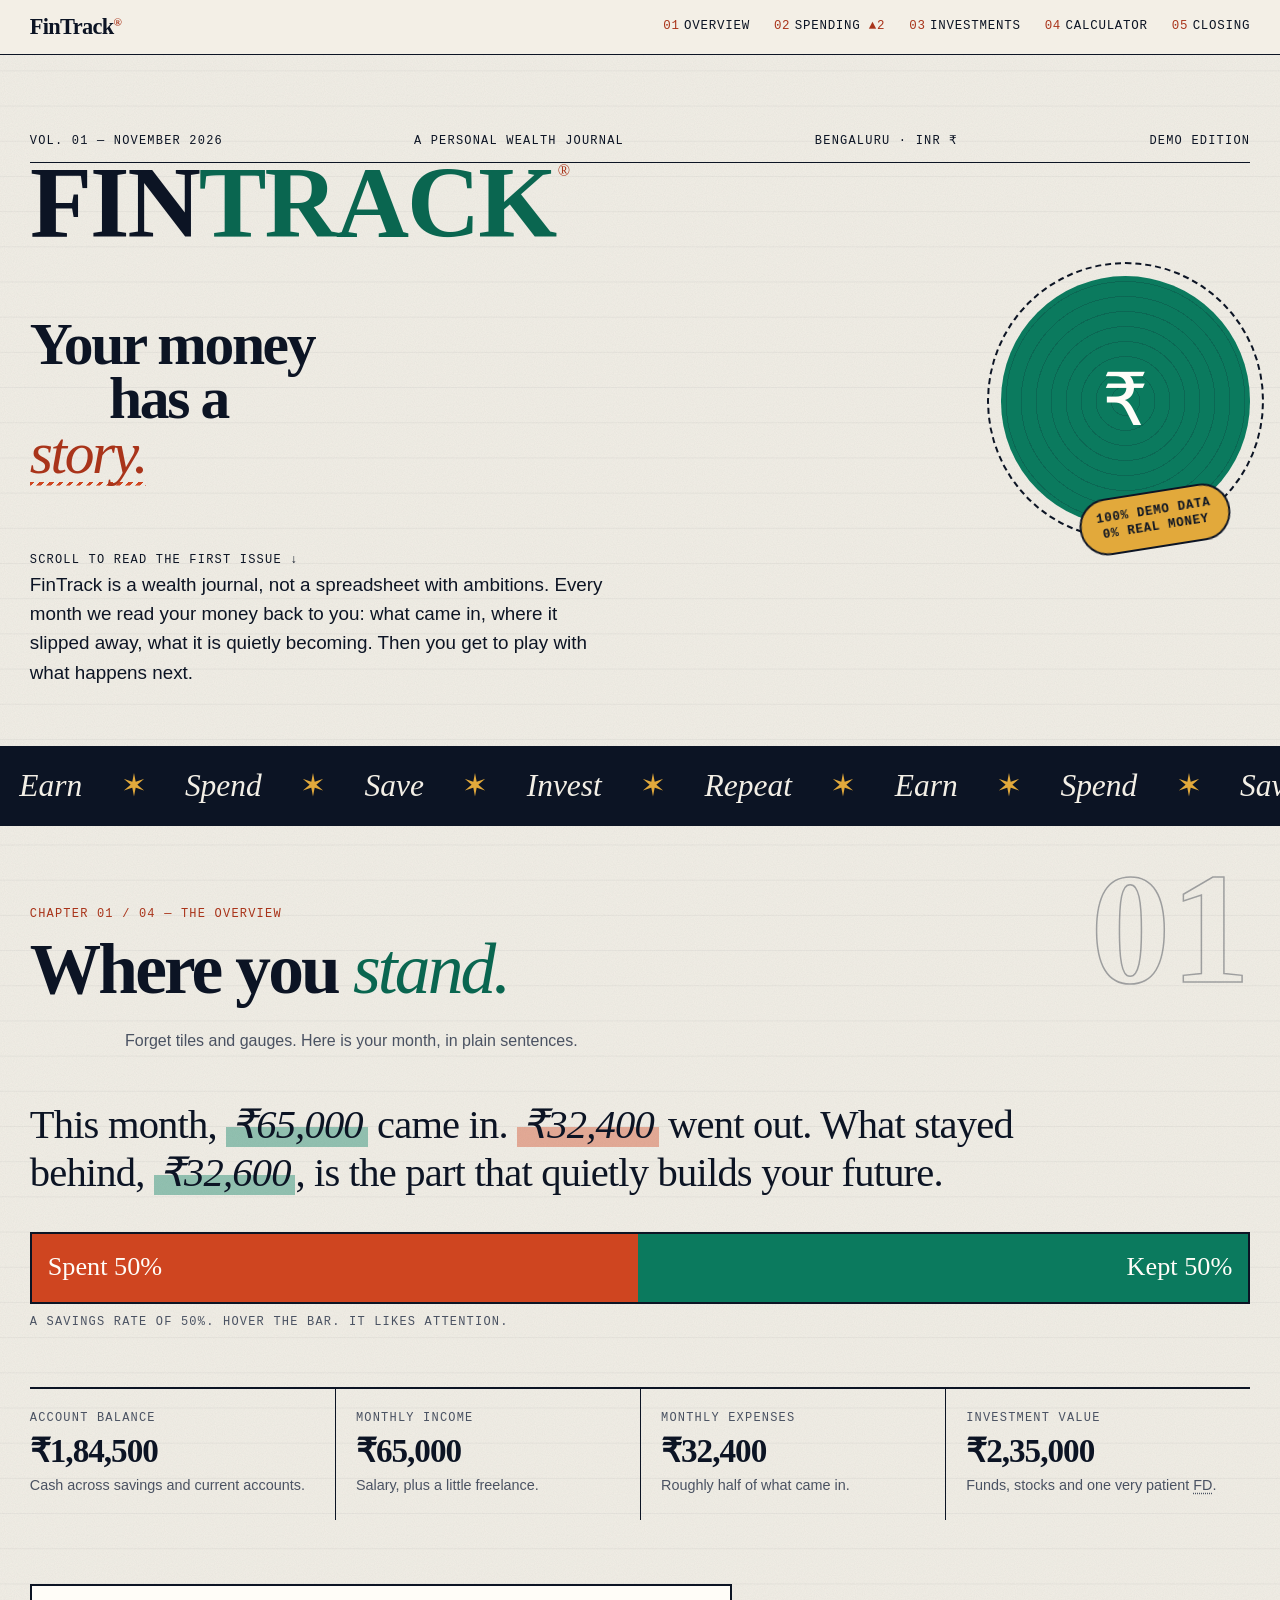
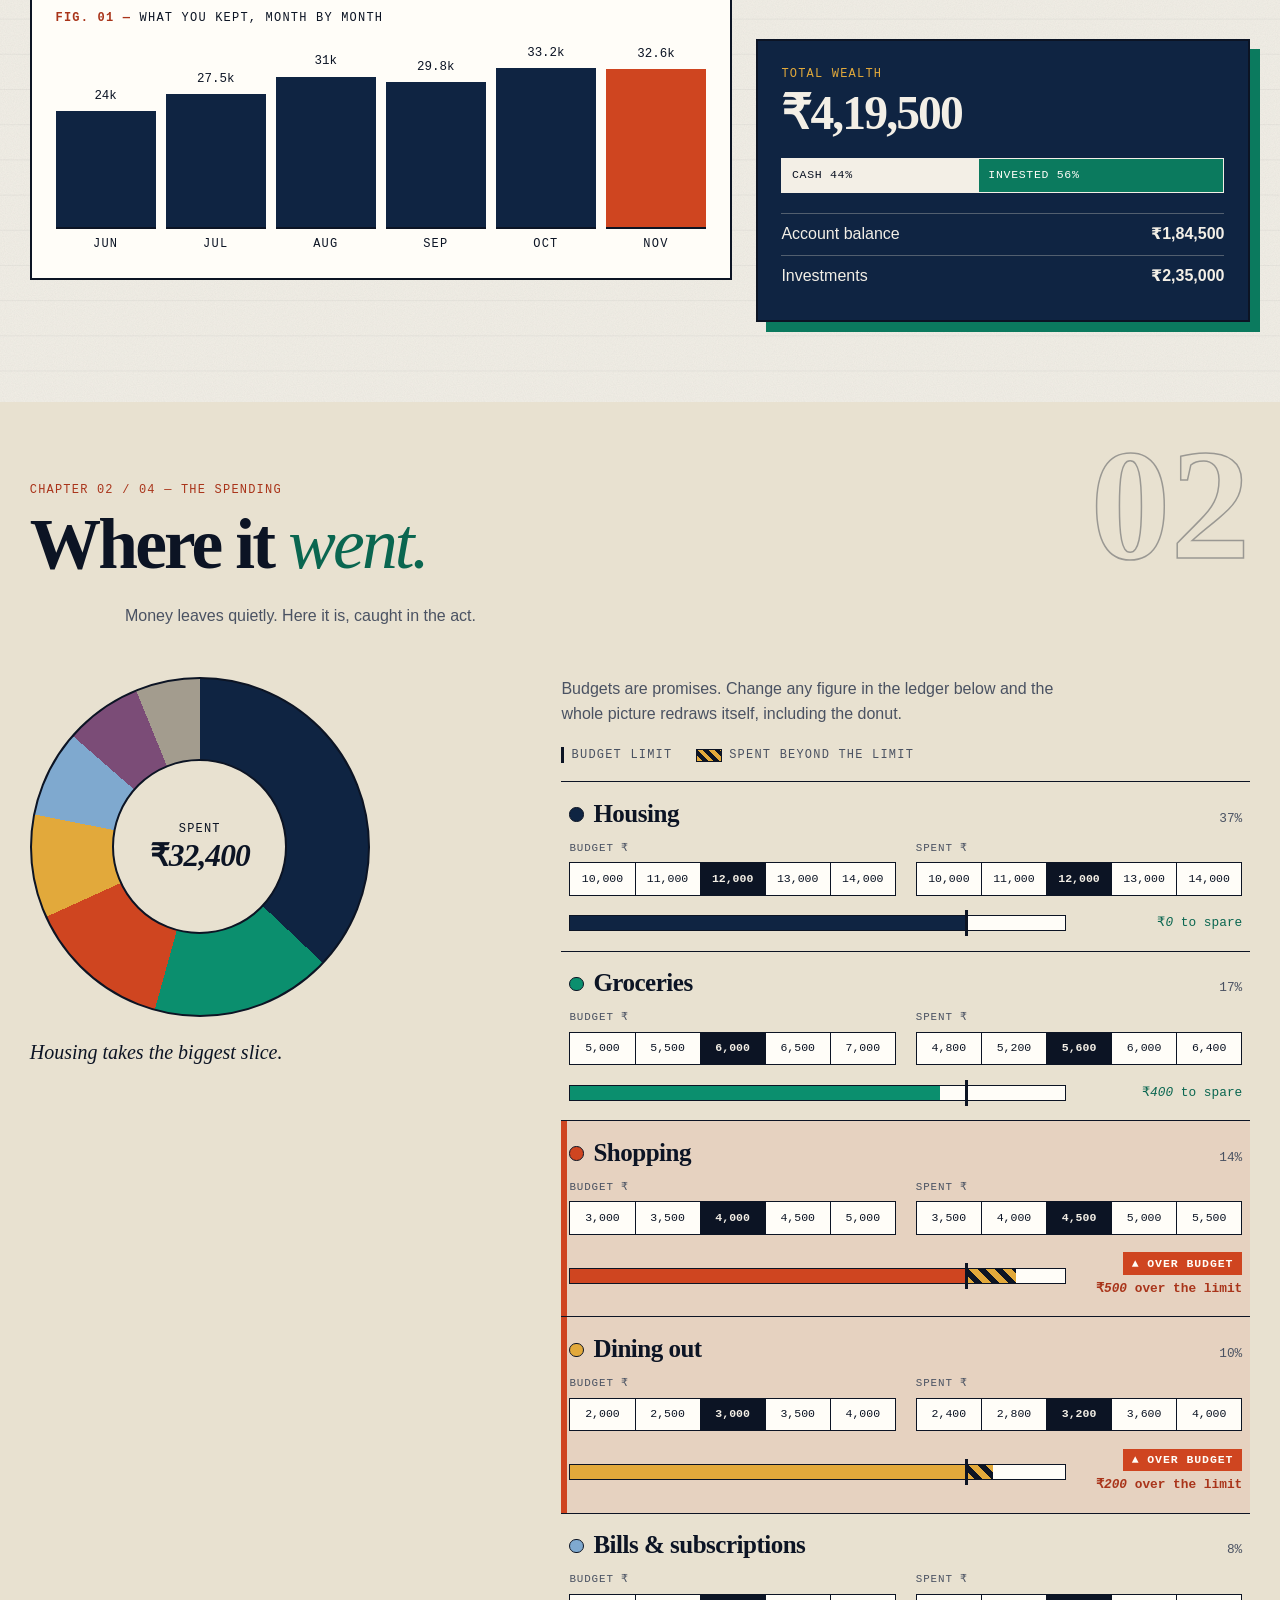
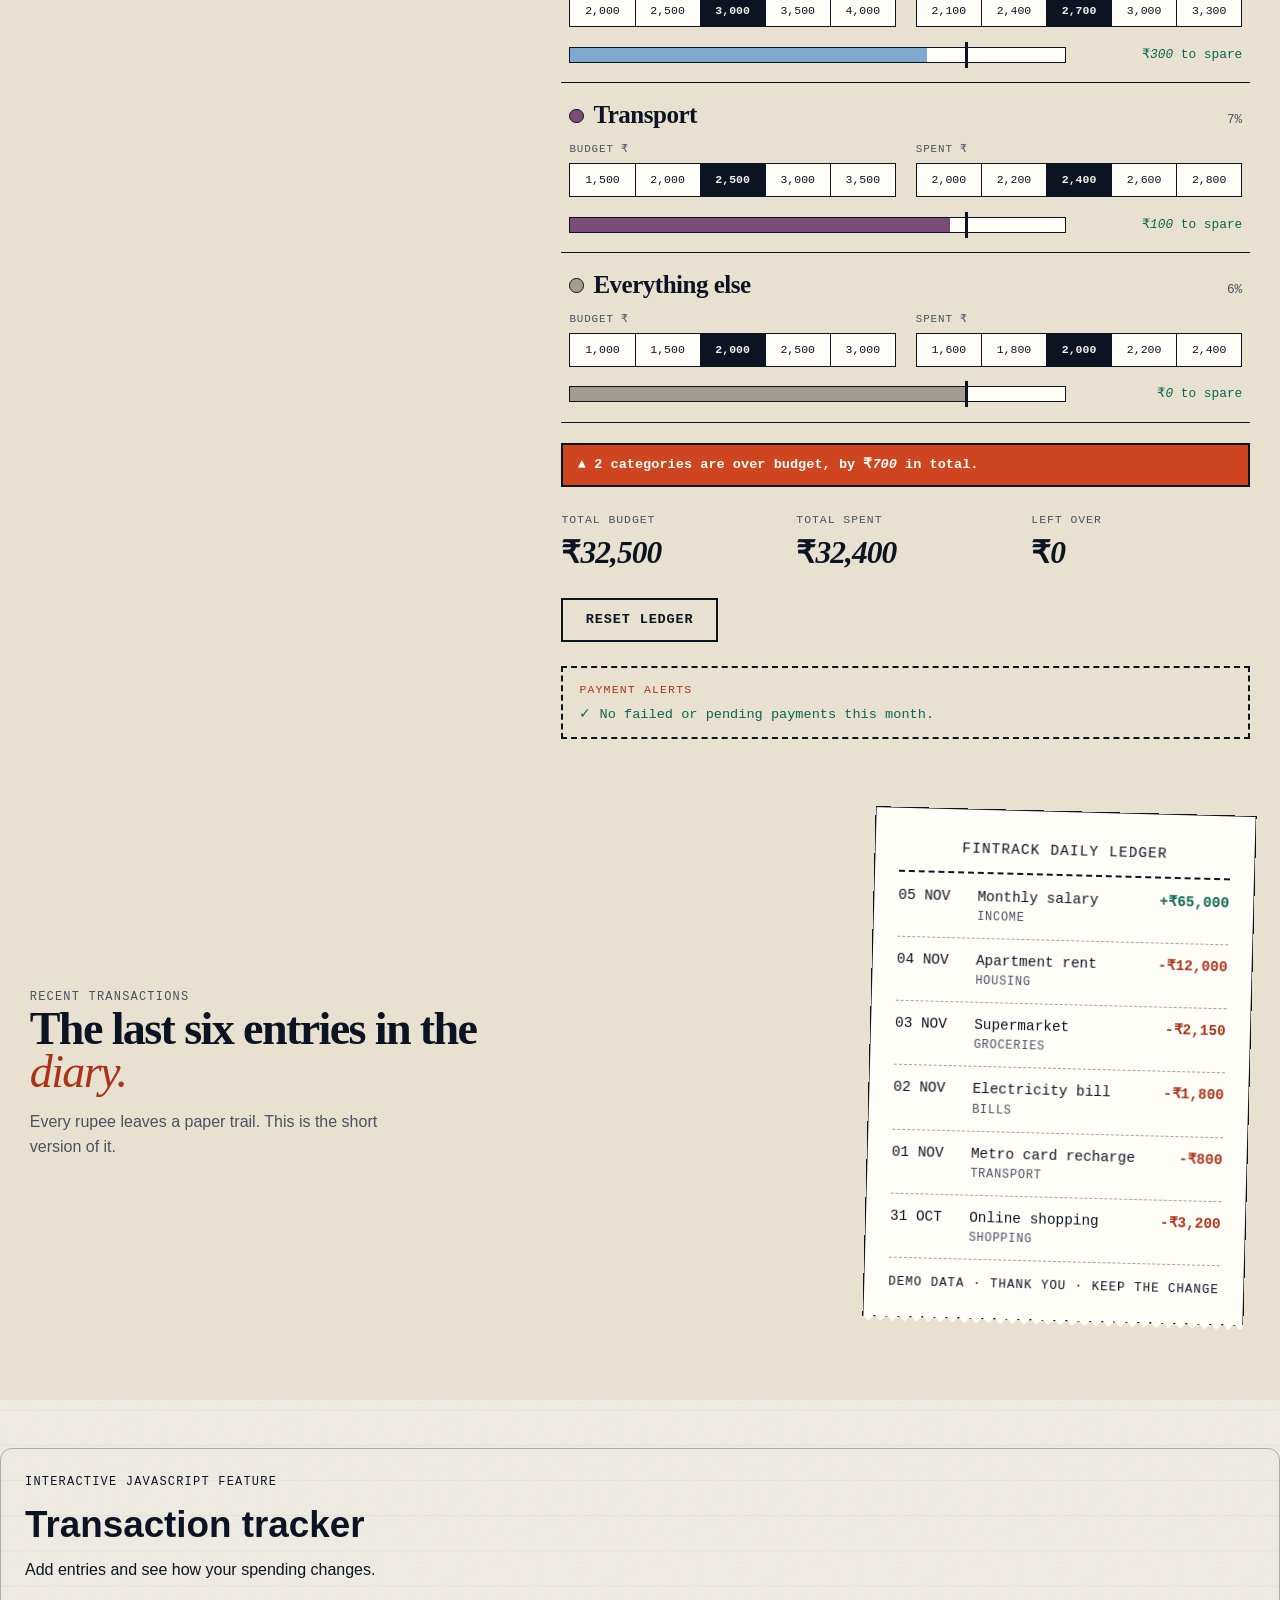
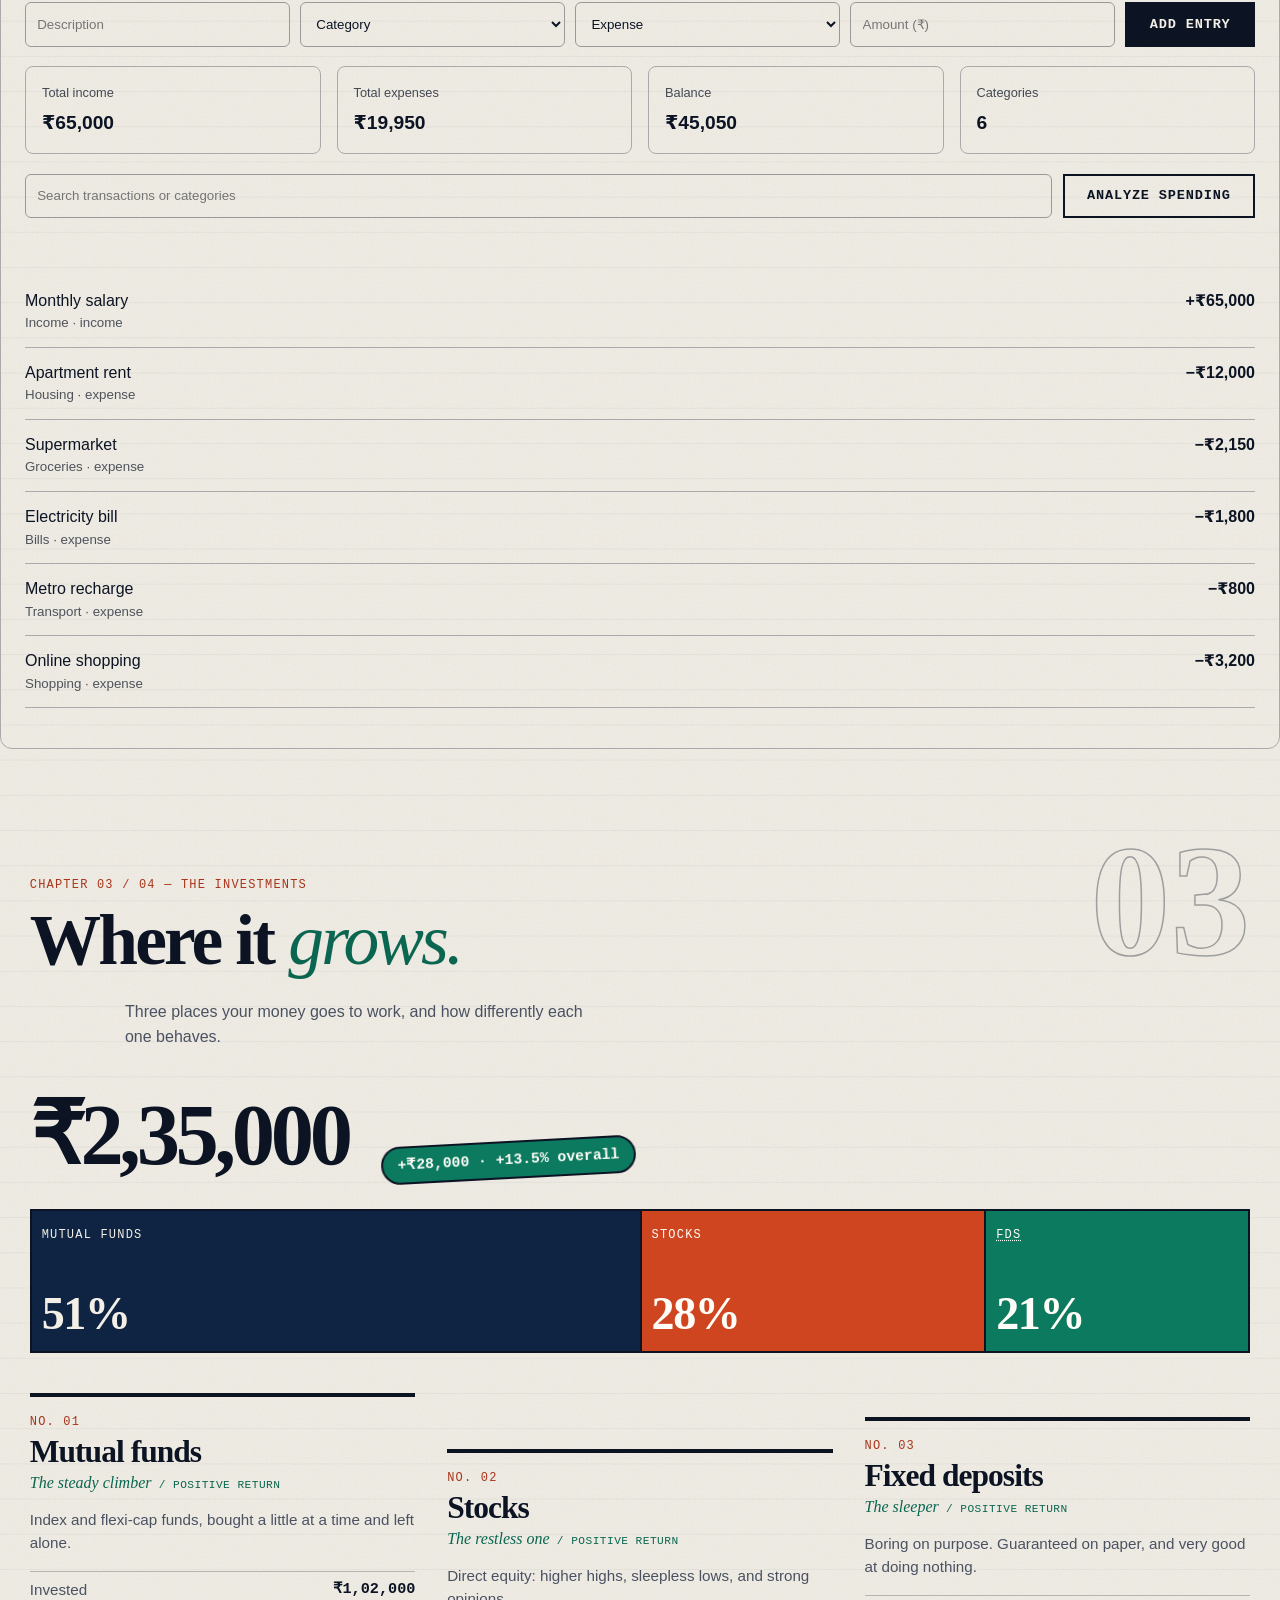
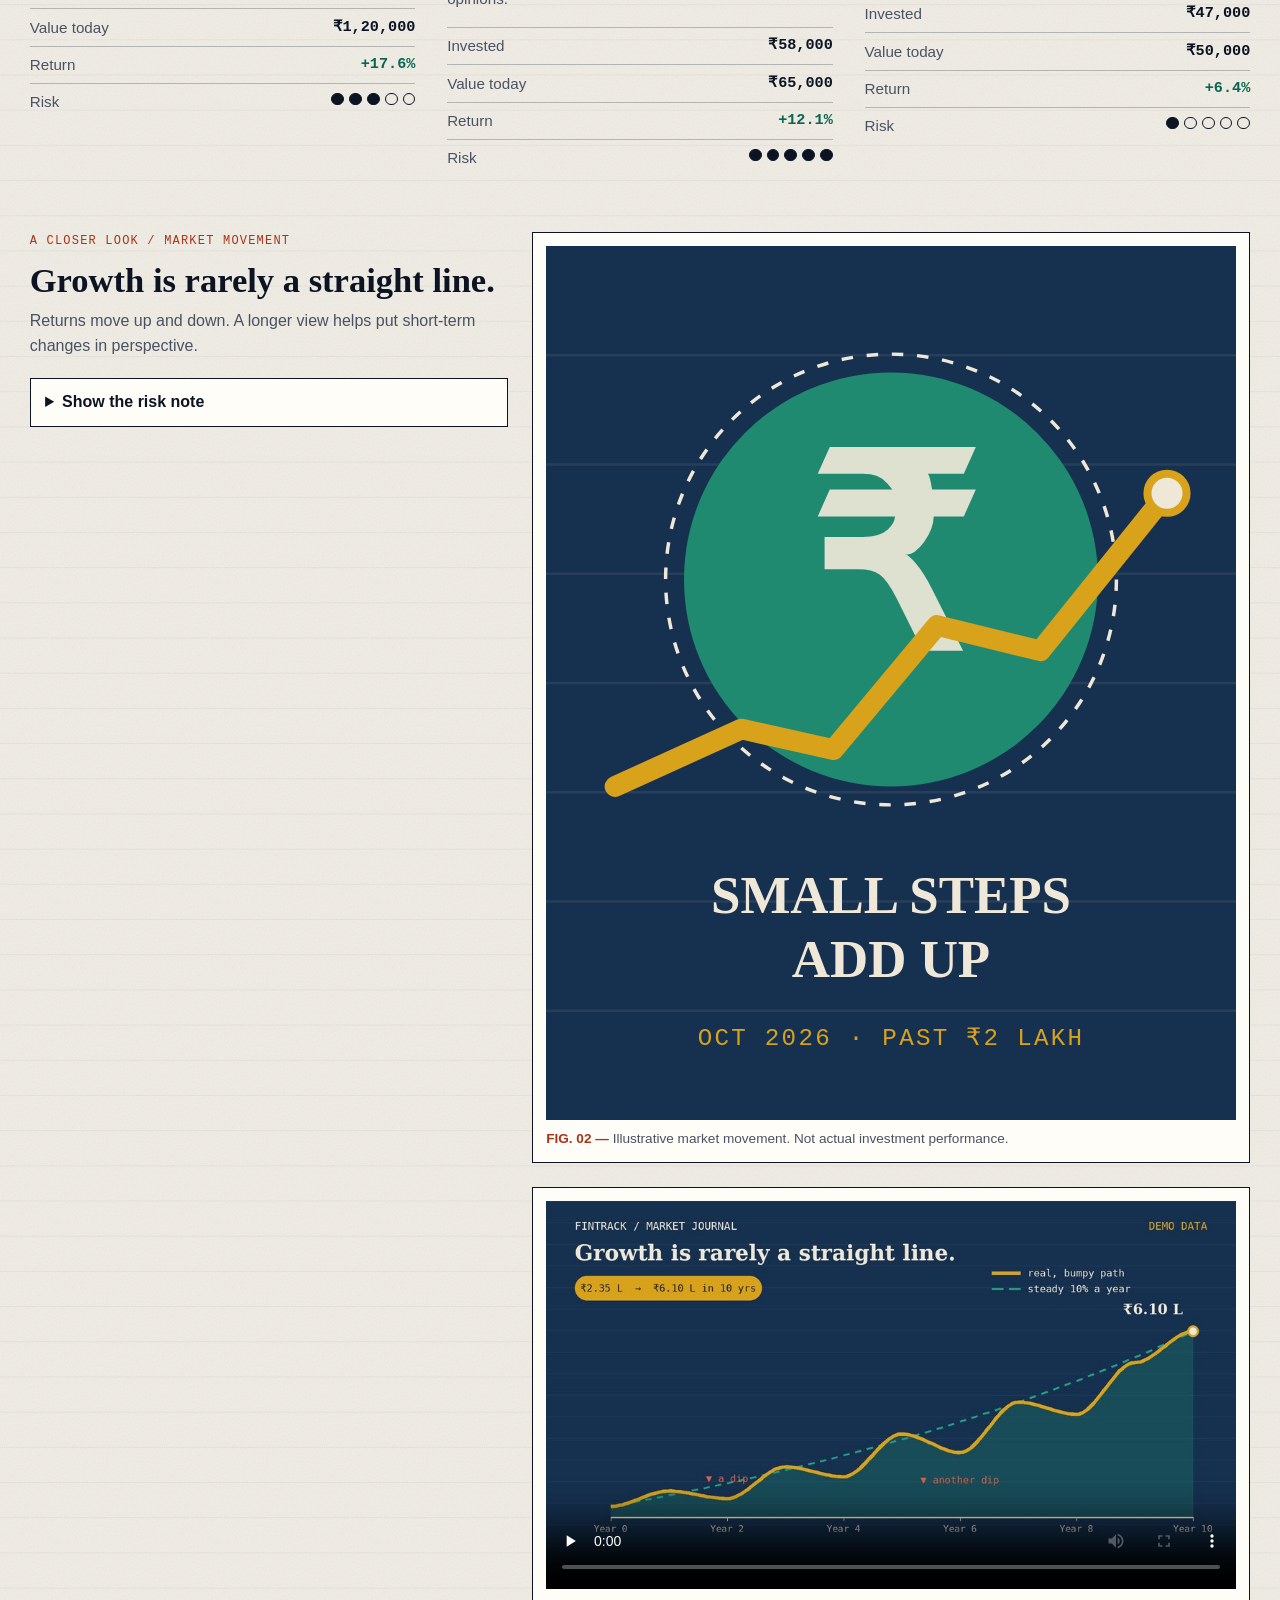
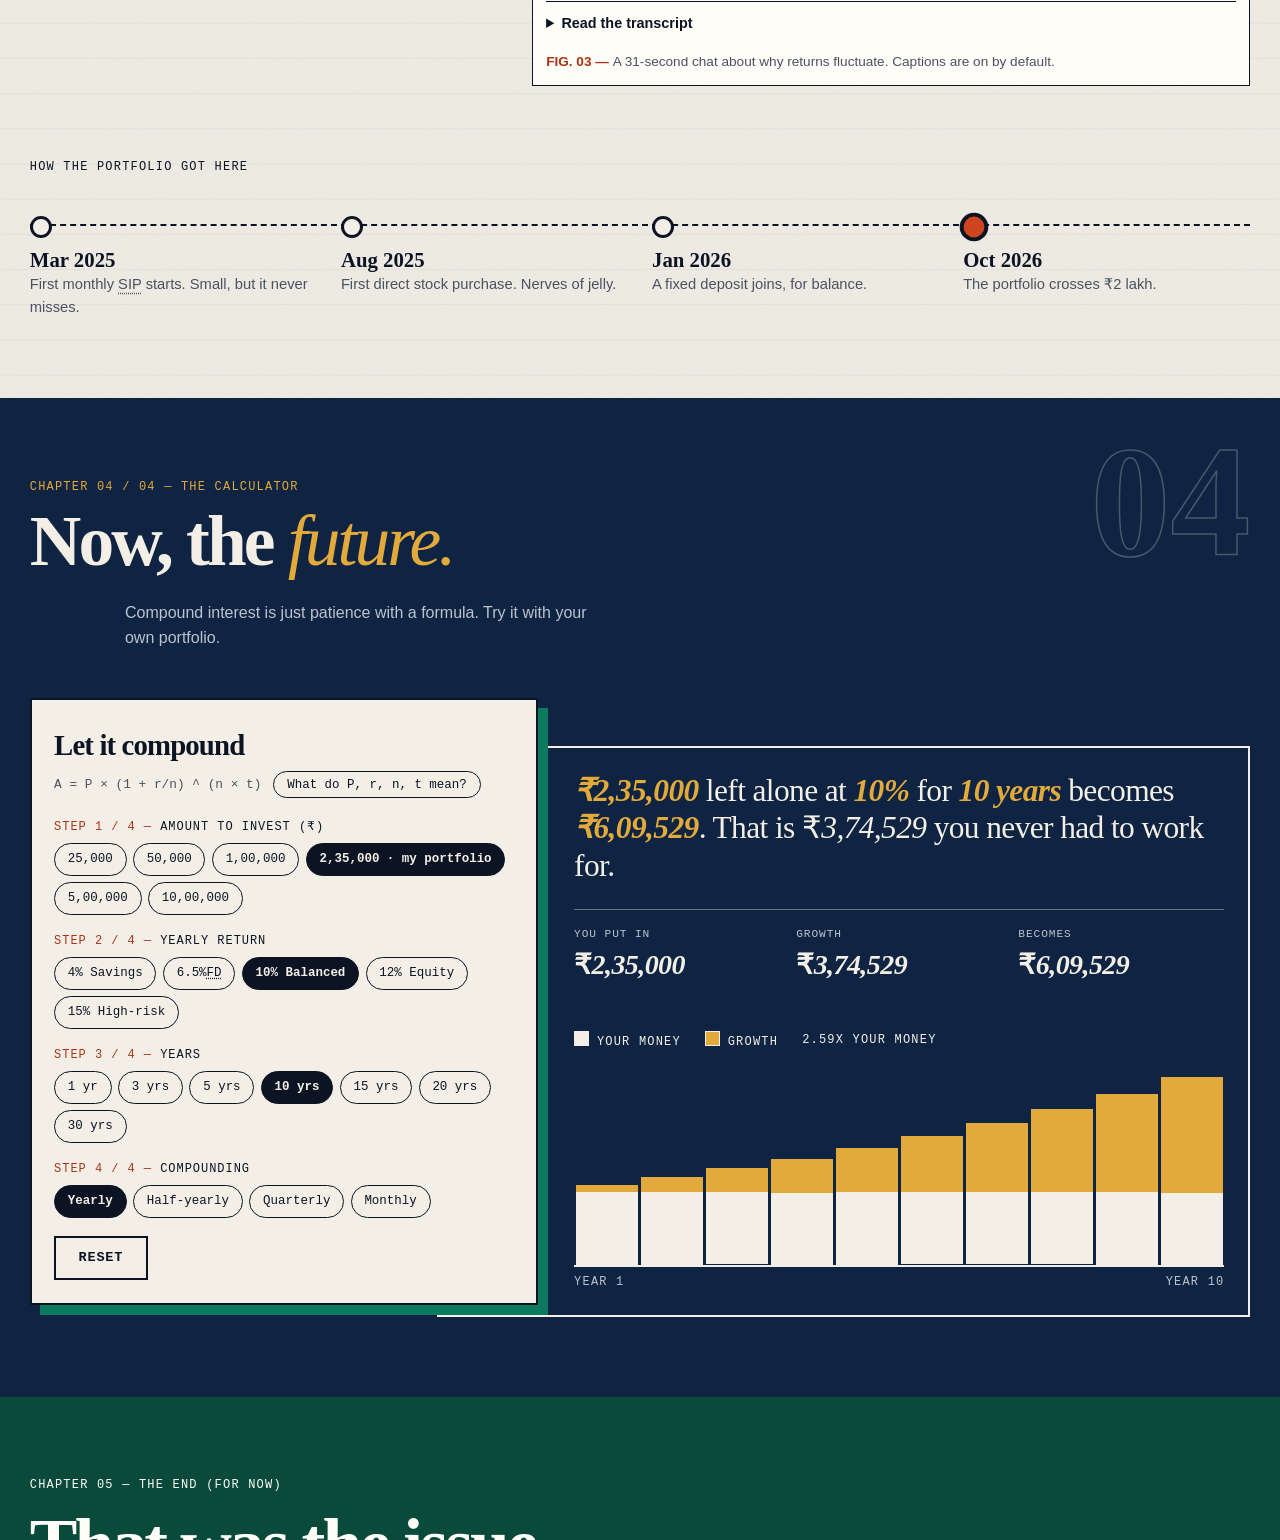
<file: LAB_3/Lab3_Hardcoded.html>
<!DOCTYPE html>
<html lang="en">
<head>
    <meta charset="UTF-8">
    <meta name="viewport" content="width=device-width, initial-scale=1">
    <meta name="description" content="FinTrack - a personal wealth journal. Spending, investments and a compound-interest calculator, told as a story (demo data). Built with HTML and CSS only.">
    <meta name="color-scheme" content="light dark">
    <title>FinTrack - A Personal Wealth Journal</title>
    <link rel="icon" href="assets/img/favicon.svg" type="image/svg+xml">
    <link rel="stylesheet" href="styles.css">
    <style>
        .transaction-lab{margin:3rem 0;padding:1.5rem;border:1px solid #aaa;border-radius:12px}
        .transaction-lab h3{margin:.3rem 0;font-size:clamp(1.5rem,3vw,2.3rem)}
        .transaction-form,.transaction-controls{display:flex;flex-wrap:wrap;gap:.65rem;margin:1.2rem 0}
        .transaction-form input,.transaction-form select,.transaction-controls input{padding:.7rem;border:1px solid #999;border-radius:6px;min-width:130px;flex:1;background:transparent;color:inherit}
        .transaction-summary{display:flex;flex-wrap:wrap;gap:1rem;margin:1rem 0}
        .transaction-summary div{flex:1;min-width:140px;padding:1rem;border:1px solid #aaa;border-radius:8px}
        .transaction-summary span{display:block;font-size:.8rem;opacity:.75}.transaction-summary strong{display:block;font-size:1.2rem;margin-top:.3rem}
        .transaction-list{list-style:none;padding:0;margin:1rem 0}.transaction-list li{display:flex;justify-content:space-between;gap:1rem;padding:.8rem 0;border-bottom:1px solid #aaa}.transaction-list small{display:block;opacity:.7}
        .transaction-analysis{min-height:1.4em;margin:.5rem 0}@media(max-width:600px){.transaction-lab{padding:1rem}.transaction-list li{font-size:.9rem}}
    </style>

</head>

<body id="top">
    <a class="skip-link" href="#main-content">Skip to main content</a>

    <!-- ================= HEADER + NAVIGATION ================= -->
    <header class="topbar">
        <a class="brand" href="#top">FinTrack<sup>&reg;</sup></a>
        <nav aria-label="Chapters">
            <ul>
                <li><a class="nav-link" href="#overview"><span>01</span>Overview</a></li>
                <li><a class="nav-link" href="#spending"><span>02</span>Spending</a></li>
                <li><a class="nav-link" href="#investments"><span>03</span>Investments</a></li>
                <li><a class="nav-link" href="#calculator"><span>04</span>Calculator</a></li>
                <li><a class="nav-link" href="#closing"><span>05</span>Closing</a></li>
            </ul>
        </nav>
    </header>

    <main id="main-content">

        <!-- shown only when the page is printed: the letterhead of the monthly statement -->
        <div class="print-head print-only">
            <p class="eyebrow">FinTrack&reg; &middot; Monthly statement</p>
            <h2>Statement for November 2026</h2>
            <p>Prepared for: a demo reader &middot; Bengaluru &middot; all amounts in INR (&#8377;) &middot; every figure is demonstration data</p>
        </div>

        <!-- ================= HERO ================= -->
        <section class="hero">
            <div class="wrap">
                <p class="hero-meta eyebrow">
                    <span>Vol. 01 &mdash; November 2026</span>
                    <span>A personal wealth journal</span>
                    <span>Bengaluru &middot; INR &#8377;</span>
                    <span>Demo edition</span>
                </p>

                <div class="wordmark-box">
                    <h1 class="wordmark"><span class="wm-fin">Fin</span><span class="wm-track">Track</span><sup class="wm-reg" aria-hidden="true">&reg;</sup></h1>
                </div>

                <div class="hero-story">
                    <p class="hero-tagline">
                        <span class="line">Your money</span>
                        <span class="line line-2">has a</span>
                        <span class="line"><em class="squiggle">story.</em></span>
                    </p>

                    <div class="coin" aria-hidden="true">
                        &#8377;
                        <div class="sticker">100% demo data<br>0% real money</div>
                    </div>
                </div>

                <div class="hero-lower">
                    <p class="scroll-cue eyebrow">Scroll to read the first issue <span aria-hidden="true">&darr;</span></p>
                    <p class="intro">
                        FinTrack is a wealth journal, not a spreadsheet with ambitions. Every month we read your
                        money back to you: what came in, where it slipped away, what it is quietly becoming.
                        Then you get to play with what happens next.
                    </p>
                </div>
            </div>
        </section>

        <!-- PHONE CONTEXT: the three numbers a phone user opens the app for. Hidden on larger screens. -->
        <aside class="glance" aria-label="This month at a glance">
            <a href="#spending">
                <span class="eyebrow"><span class="lbl-left">Left this month</span><span class="lbl-deficit">Over total budget by</span></span>
                <strong><span class="inr" style="--n: var(--left-abs)"><i class="c7"></i><i class="c5"></i><i class="c3"></i><i class="c0"></i></span></strong>
            </a>
            <a href="#spending">
                <span class="eyebrow">Categories over budget</span>
                <strong class="oc"></strong>
            </a>
            <a href="#investments">
                <span class="eyebrow">Invested</span>
                <strong>&#8377;2,35,000</strong>
            </a>
        </aside>

        <!-- decorative moving strip -->
        <div class="marquee" aria-hidden="true">
            <div class="marquee-track">
                <div class="marquee-group">
                    <span>Earn</span><span>&#10038;</span><span>Spend</span><span>&#10038;</span><span>Save</span><span>&#10038;</span><span>Invest</span><span>&#10038;</span><span>Repeat</span><span>&#10038;</span>
                    <span>Earn</span><span>&#10038;</span><span>Spend</span><span>&#10038;</span><span>Save</span><span>&#10038;</span><span>Invest</span><span>&#10038;</span><span>Repeat</span><span>&#10038;</span>
                </div>
                <div class="marquee-group">
                    <span>Earn</span><span>&#10038;</span><span>Spend</span><span>&#10038;</span><span>Save</span><span>&#10038;</span><span>Invest</span><span>&#10038;</span><span>Repeat</span><span>&#10038;</span>
                    <span>Earn</span><span>&#10038;</span><span>Spend</span><span>&#10038;</span><span>Save</span><span>&#10038;</span><span>Invest</span><span>&#10038;</span><span>Repeat</span><span>&#10038;</span>
                </div>
            </div>
        </div>

        <!-- ================= CHAPTER 01: OVERVIEW ================= -->
        <section class="chapter" id="overview">
            <div class="wrap">

                <div class="chapter-head">
                    <span class="chapter-num" aria-hidden="true">01</span>
                    <p class="eyebrow">Chapter 01 / 04 &mdash; The overview</p>
                    <h2>Where you <em>stand.</em></h2>
                    <p class="lede">Forget tiles and gauges. Here is your month, in plain sentences.</p>
                </div>

                <p class="statement reveal">
                    This month, <mark>&#8377;65,000</mark> came in. <mark class="out">&#8377;32,400</mark> went out.
                    What stayed behind, <mark>&#8377;32,600</mark>, is the part that quietly builds your future.
                </p>

                <div class="flow reveal">
                    <div class="flow-bar draw-x" role="img" aria-label="Of the 65,000 rupees earned, about 50 percent was spent and 50 percent was kept">
                        <div class="flow-spent" style="--w: 49.85"><span>Spent 50%</span></div>
                        <div class="flow-kept" style="--w: 50.15"><span>Kept 50%</span></div>
                    </div>
                    <p class="flow-caption eyebrow">
                        <span class="hint-mouse">A savings rate of 50%. Hover the bar. It likes attention.</span>
                        <span class="hint-touch">A savings rate of 50%: &#8377;32,400 spent, &#8377;32,600 kept.</span>
                    </p>
                </div>

                <dl class="numbers reveal">
                    <div>
                        <dt>Account balance</dt>
                        <dd class="big">&#8377;1,84,500</dd>
                        <dd class="note">Cash across savings and current accounts.</dd>
                    </div>
                    <div>
                        <dt>Monthly income</dt>
                        <dd class="big">&#8377;65,000</dd>
                        <dd class="note">Salary, plus a little freelance.</dd>
                    </div>
                    <div class="is-spend">
                        <dt>Monthly expenses</dt>
                        <dd class="big">&#8377;32,400</dd>
                        <dd class="note">Roughly half of what came in.</dd>
                    </div>
                    <div>
                        <dt>Investment value</dt>
                        <dd class="big">&#8377;2,35,000</dd>
                        <dd class="note">Funds, stocks and one very patient <abbr title="Fixed deposit">FD</abbr>.</dd>
                    </div>
                </dl>

                <div class="duo">
                    <figure class="savings reveal">
                        <figcaption class="eyebrow">What you kept, month by month</figcaption>
                        <div class="cols" role="img" aria-label="Savings from June to November: 24,000; 27,500; 31,000; 29,800; 33,200; 32,600 rupees">
                            <div class="col"><div class="stack"><span class="val">24k</span><i style="--h: 63.6%"></i></div><span class="mon eyebrow">Jun</span></div>
                            <div class="col"><div class="stack"><span class="val">27.5k</span><i style="--h: 72.9%"></i></div><span class="mon eyebrow">Jul</span></div>
                            <div class="col"><div class="stack"><span class="val">31k</span><i style="--h: 82.2%"></i></div><span class="mon eyebrow">Aug</span></div>
                            <div class="col"><div class="stack"><span class="val">29.8k</span><i style="--h: 79%"></i></div><span class="mon eyebrow">Sep</span></div>
                            <div class="col"><div class="stack"><span class="val">33.2k</span><i style="--h: 88%"></i></div><span class="mon eyebrow">Oct</span></div>
                            <div class="col now"><div class="stack"><span class="val">32.6k</span><i style="--h: 86.4%"></i></div><span class="mon eyebrow">Nov</span></div>
                        </div>
                    </figure>

                    <aside class="wealth reveal" aria-label="Total wealth">
                        <p class="eyebrow">Total wealth</p>
                        <p class="wealth-num">&#8377;4,19,500</p>
                        <div class="split" role="img" aria-label="44 percent cash and 56 percent invested">
                            <span style="--w: 44">Cash 44%</span>
                            <span style="--w: 56">Invested 56%</span>
                        </div>
                        <ul>
                            <li><span>Account balance</span><strong>&#8377;1,84,500</strong></li>
                            <li><span>Investments</span><strong>&#8377;2,35,000</strong></li>
                        </ul>
                    </aside>
                </div>

            </div>
        </section>

        <!-- ================= CHAPTER 02: SPENDING ================= -->
        <section class="chapter spending" id="spending">
            <div class="wrap">

                <div class="chapter-head">
                    <span class="chapter-num" aria-hidden="true">02</span>
                    <p class="eyebrow">Chapter 02 / 04 &mdash; The spending</p>
                    <h2>Where it <em>went.</em></h2>
                    <p class="lede">Money leaves quietly. Here it is, caught in the act.</p>
                </div>

                <div class="spend-grid">

                    <div class="donut-wrap reveal">
                        <div class="donut" role="img" aria-label="Donut chart of spending by category; the figures are in the ledger beside it">
                            <div class="donut-centre">
                                <span class="eyebrow">Spent</span>
                                <strong><span class="inr" style="--n: var(--TS)"><i class="c7"></i><i class="c5"></i><i class="c3"></i><i class="c0"></i></span></strong>
                            </div>
                        </div>
                        <p class="donut-note"><span class="big big1">Housing</span><span class="big big2">Groceries</span><span class="big big3">Shopping</span><span class="big big4">Dining out</span><span class="big big5">Bills and subscriptions</span><span class="big big6">Transport</span><span class="big big7">Everything else</span> takes the biggest slice.</p>
                    </div>

                    <div>
                        <p class="ledger-intro">
                            Budgets are promises. Change any figure in the ledger below and the whole picture
                            redraws itself, including the donut.
                        </p>

                        <p class="ledger-key eyebrow">
                            <span><i class="key-limit"></i>Budget limit</span>
                            <span><i class="key-over"></i>Spent beyond the limit</span>
                        </p>

                        <!-- method="dialog" makes the form harmless: pressing Enter on a radio cannot reload the page.
                             type="reset" is a native control that puts every radio back to its default. -->
                        <form class="ledger-form" method="dialog" aria-label="Budget ledger">
                            <ul class="ledger">
                            <li class="ledger-row" style="--c: var(--cat1); --B: var(--B1); --S: var(--S1); --O: var(--O1); --sh: var(--sh1)">
                                <div class="row-name"><span class="swatch" aria-hidden="true"></span><h3>Housing</h3><span class="share"></span></div>
                                <fieldset class="field">
                                    <legend><span class="vh">Housing: </span>Budget &#8377;</legend>
                                    <div class="pills">
                                    <input type="radio" name="b1" id="b1-0" value="10000"><label for="b1-0">10,000</label>
                                    <input type="radio" name="b1" id="b1-1" value="11000"><label for="b1-1">11,000</label>
                                    <input type="radio" name="b1" id="b1-2" value="12000" checked><label for="b1-2">12,000</label>
                                    <input type="radio" name="b1" id="b1-3" value="13000"><label for="b1-3">13,000</label>
                                    <input type="radio" name="b1" id="b1-4" value="14000"><label for="b1-4">14,000</label>
                                    </div>
                                </fieldset>
                                <fieldset class="field">
                                    <legend><span class="vh">Housing: </span>Spent &#8377;</legend>
                                    <div class="pills">
                                    <input type="radio" name="s1" id="s1-0" value="10000"><label for="s1-0">10,000</label>
                                    <input type="radio" name="s1" id="s1-1" value="11000"><label for="s1-1">11,000</label>
                                    <input type="radio" name="s1" id="s1-2" value="12000" checked><label for="s1-2">12,000</label>
                                    <input type="radio" name="s1" id="s1-3" value="13000"><label for="s1-3">13,000</label>
                                    <input type="radio" name="s1" id="s1-4" value="14000"><label for="s1-4">14,000</label>
                                    </div>
                                </fieldset>
                                <div class="row-meter">
                                    <div class="meter" role="img" aria-label="Housing: money spent against the budget limit (figures in the status line)"><span class="meter-fill"></span><span class="meter-over"></span><span class="meter-limit"></span></div>
                                    <p class="status">
                                        <span class="st-ok"><span class="inr" style="--n: var(--spare)"><i class="c7"></i><i class="c5"></i><i class="c3"></i><i class="c0"></i></span> to spare</span>
                                        <span class="st-bad"><strong class="badge">&#9650; Over budget</strong><span><span class="inr" style="--n: var(--O)"><i class="c7"></i><i class="c5"></i><i class="c3"></i><i class="c0"></i></span> over the limit</span></span>
                                    </p>
                                    <p class="print-only values">Budget <span class="inr" style="--n: var(--B)"><i class="c7"></i><i class="c5"></i><i class="c3"></i><i class="c0"></i></span> &middot; Spent <span class="inr" style="--n: var(--S)"><i class="c7"></i><i class="c5"></i><i class="c3"></i><i class="c0"></i></span></p>
                                </div>
                            </li>
                            <li class="ledger-row" style="--c: var(--cat2); --B: var(--B2); --S: var(--S2); --O: var(--O2); --sh: var(--sh2)">
                                <div class="row-name"><span class="swatch" aria-hidden="true"></span><h3>Groceries</h3><span class="share"></span></div>
                                <fieldset class="field">
                                    <legend><span class="vh">Groceries: </span>Budget &#8377;</legend>
                                    <div class="pills">
                                    <input type="radio" name="b2" id="b2-0" value="5000"><label for="b2-0">5,000</label>
                                    <input type="radio" name="b2" id="b2-1" value="5500"><label for="b2-1">5,500</label>
                                    <input type="radio" name="b2" id="b2-2" value="6000" checked><label for="b2-2">6,000</label>
                                    <input type="radio" name="b2" id="b2-3" value="6500"><label for="b2-3">6,500</label>
                                    <input type="radio" name="b2" id="b2-4" value="7000"><label for="b2-4">7,000</label>
                                    </div>
                                </fieldset>
                                <fieldset class="field">
                                    <legend><span class="vh">Groceries: </span>Spent &#8377;</legend>
                                    <div class="pills">
                                    <input type="radio" name="s2" id="s2-0" value="4800"><label for="s2-0">4,800</label>
                                    <input type="radio" name="s2" id="s2-1" value="5200"><label for="s2-1">5,200</label>
                                    <input type="radio" name="s2" id="s2-2" value="5600" checked><label for="s2-2">5,600</label>
                                    <input type="radio" name="s2" id="s2-3" value="6000"><label for="s2-3">6,000</label>
                                    <input type="radio" name="s2" id="s2-4" value="6400"><label for="s2-4">6,400</label>
                                    </div>
                                </fieldset>
                                <div class="row-meter">
                                    <div class="meter" role="img" aria-label="Groceries: money spent against the budget limit (figures in the status line)"><span class="meter-fill"></span><span class="meter-over"></span><span class="meter-limit"></span></div>
                                    <p class="status">
                                        <span class="st-ok"><span class="inr" style="--n: var(--spare)"><i class="c7"></i><i class="c5"></i><i class="c3"></i><i class="c0"></i></span> to spare</span>
                                        <span class="st-bad"><strong class="badge">&#9650; Over budget</strong><span><span class="inr" style="--n: var(--O)"><i class="c7"></i><i class="c5"></i><i class="c3"></i><i class="c0"></i></span> over the limit</span></span>
                                    </p>
                                    <p class="print-only values">Budget <span class="inr" style="--n: var(--B)"><i class="c7"></i><i class="c5"></i><i class="c3"></i><i class="c0"></i></span> &middot; Spent <span class="inr" style="--n: var(--S)"><i class="c7"></i><i class="c5"></i><i class="c3"></i><i class="c0"></i></span></p>
                                </div>
                            </li>
                            <li class="ledger-row" style="--c: var(--cat3); --B: var(--B3); --S: var(--S3); --O: var(--O3); --sh: var(--sh3)">
                                <div class="row-name"><span class="swatch" aria-hidden="true"></span><h3>Shopping</h3><span class="share"></span></div>
                                <fieldset class="field">
                                    <legend><span class="vh">Shopping: </span>Budget &#8377;</legend>
                                    <div class="pills">
                                    <input type="radio" name="b3" id="b3-0" value="3000"><label for="b3-0">3,000</label>
                                    <input type="radio" name="b3" id="b3-1" value="3500"><label for="b3-1">3,500</label>
                                    <input type="radio" name="b3" id="b3-2" value="4000" checked><label for="b3-2">4,000</label>
                                    <input type="radio" name="b3" id="b3-3" value="4500"><label for="b3-3">4,500</label>
                                    <input type="radio" name="b3" id="b3-4" value="5000"><label for="b3-4">5,000</label>
                                    </div>
                                </fieldset>
                                <fieldset class="field">
                                    <legend><span class="vh">Shopping: </span>Spent &#8377;</legend>
                                    <div class="pills">
                                    <input type="radio" name="s3" id="s3-0" value="3500"><label for="s3-0">3,500</label>
                                    <input type="radio" name="s3" id="s3-1" value="4000"><label for="s3-1">4,000</label>
                                    <input type="radio" name="s3" id="s3-2" value="4500" checked><label for="s3-2">4,500</label>
                                    <input type="radio" name="s3" id="s3-3" value="5000"><label for="s3-3">5,000</label>
                                    <input type="radio" name="s3" id="s3-4" value="5500"><label for="s3-4">5,500</label>
                                    </div>
                                </fieldset>
                                <div class="row-meter">
                                    <div class="meter" role="img" aria-label="Shopping: money spent against the budget limit (figures in the status line)"><span class="meter-fill"></span><span class="meter-over"></span><span class="meter-limit"></span></div>
                                    <p class="status">
                                        <span class="st-ok"><span class="inr" style="--n: var(--spare)"><i class="c7"></i><i class="c5"></i><i class="c3"></i><i class="c0"></i></span> to spare</span>
                                        <span class="st-bad"><strong class="badge">&#9650; Over budget</strong><span><span class="inr" style="--n: var(--O)"><i class="c7"></i><i class="c5"></i><i class="c3"></i><i class="c0"></i></span> over the limit</span></span>
                                    </p>
                                    <p class="print-only values">Budget <span class="inr" style="--n: var(--B)"><i class="c7"></i><i class="c5"></i><i class="c3"></i><i class="c0"></i></span> &middot; Spent <span class="inr" style="--n: var(--S)"><i class="c7"></i><i class="c5"></i><i class="c3"></i><i class="c0"></i></span></p>
                                </div>
                            </li>
                            <li class="ledger-row" style="--c: var(--cat4); --B: var(--B4); --S: var(--S4); --O: var(--O4); --sh: var(--sh4)">
                                <div class="row-name"><span class="swatch" aria-hidden="true"></span><h3>Dining out</h3><span class="share"></span></div>
                                <fieldset class="field">
                                    <legend><span class="vh">Dining out: </span>Budget &#8377;</legend>
                                    <div class="pills">
                                    <input type="radio" name="b4" id="b4-0" value="2000"><label for="b4-0">2,000</label>
                                    <input type="radio" name="b4" id="b4-1" value="2500"><label for="b4-1">2,500</label>
                                    <input type="radio" name="b4" id="b4-2" value="3000" checked><label for="b4-2">3,000</label>
                                    <input type="radio" name="b4" id="b4-3" value="3500"><label for="b4-3">3,500</label>
                                    <input type="radio" name="b4" id="b4-4" value="4000"><label for="b4-4">4,000</label>
                                    </div>
                                </fieldset>
                                <fieldset class="field">
                                    <legend><span class="vh">Dining out: </span>Spent &#8377;</legend>
                                    <div class="pills">
                                    <input type="radio" name="s4" id="s4-0" value="2400"><label for="s4-0">2,400</label>
                                    <input type="radio" name="s4" id="s4-1" value="2800"><label for="s4-1">2,800</label>
                                    <input type="radio" name="s4" id="s4-2" value="3200" checked><label for="s4-2">3,200</label>
                                    <input type="radio" name="s4" id="s4-3" value="3600"><label for="s4-3">3,600</label>
                                    <input type="radio" name="s4" id="s4-4" value="4000"><label for="s4-4">4,000</label>
                                    </div>
                                </fieldset>
                                <div class="row-meter">
                                    <div class="meter" role="img" aria-label="Dining out: money spent against the budget limit (figures in the status line)"><span class="meter-fill"></span><span class="meter-over"></span><span class="meter-limit"></span></div>
                                    <p class="status">
                                        <span class="st-ok"><span class="inr" style="--n: var(--spare)"><i class="c7"></i><i class="c5"></i><i class="c3"></i><i class="c0"></i></span> to spare</span>
                                        <span class="st-bad"><strong class="badge">&#9650; Over budget</strong><span><span class="inr" style="--n: var(--O)"><i class="c7"></i><i class="c5"></i><i class="c3"></i><i class="c0"></i></span> over the limit</span></span>
                                    </p>
                                    <p class="print-only values">Budget <span class="inr" style="--n: var(--B)"><i class="c7"></i><i class="c5"></i><i class="c3"></i><i class="c0"></i></span> &middot; Spent <span class="inr" style="--n: var(--S)"><i class="c7"></i><i class="c5"></i><i class="c3"></i><i class="c0"></i></span></p>
                                </div>
                            </li>
                            <li class="ledger-row" style="--c: var(--cat5); --B: var(--B5); --S: var(--S5); --O: var(--O5); --sh: var(--sh5)">
                                <div class="row-name"><span class="swatch" aria-hidden="true"></span><h3>Bills &amp; subscriptions</h3><span class="share"></span></div>
                                <fieldset class="field">
                                    <legend><span class="vh">Bills and subscriptions: </span>Budget &#8377;</legend>
                                    <div class="pills">
                                    <input type="radio" name="b5" id="b5-0" value="2000"><label for="b5-0">2,000</label>
                                    <input type="radio" name="b5" id="b5-1" value="2500"><label for="b5-1">2,500</label>
                                    <input type="radio" name="b5" id="b5-2" value="3000" checked><label for="b5-2">3,000</label>
                                    <input type="radio" name="b5" id="b5-3" value="3500"><label for="b5-3">3,500</label>
                                    <input type="radio" name="b5" id="b5-4" value="4000"><label for="b5-4">4,000</label>
                                    </div>
                                </fieldset>
                                <fieldset class="field">
                                    <legend><span class="vh">Bills and subscriptions: </span>Spent &#8377;</legend>
                                    <div class="pills">
                                    <input type="radio" name="s5" id="s5-0" value="2100"><label for="s5-0">2,100</label>
                                    <input type="radio" name="s5" id="s5-1" value="2400"><label for="s5-1">2,400</label>
                                    <input type="radio" name="s5" id="s5-2" value="2700" checked><label for="s5-2">2,700</label>
                                    <input type="radio" name="s5" id="s5-3" value="3000"><label for="s5-3">3,000</label>
                                    <input type="radio" name="s5" id="s5-4" value="3300"><label for="s5-4">3,300</label>
                                    </div>
                                </fieldset>
                                <div class="row-meter">
                                    <div class="meter" role="img" aria-label="Bills and subscriptions: money spent against the budget limit (figures in the status line)"><span class="meter-fill"></span><span class="meter-over"></span><span class="meter-limit"></span></div>
                                    <p class="status">
                                        <span class="st-ok"><span class="inr" style="--n: var(--spare)"><i class="c7"></i><i class="c5"></i><i class="c3"></i><i class="c0"></i></span> to spare</span>
                                        <span class="st-bad"><strong class="badge">&#9650; Over budget</strong><span><span class="inr" style="--n: var(--O)"><i class="c7"></i><i class="c5"></i><i class="c3"></i><i class="c0"></i></span> over the limit</span></span>
                                    </p>
                                    <p class="print-only values">Budget <span class="inr" style="--n: var(--B)"><i class="c7"></i><i class="c5"></i><i class="c3"></i><i class="c0"></i></span> &middot; Spent <span class="inr" style="--n: var(--S)"><i class="c7"></i><i class="c5"></i><i class="c3"></i><i class="c0"></i></span></p>
                                </div>
                            </li>
                            <li class="ledger-row" style="--c: var(--cat6); --B: var(--B6); --S: var(--S6); --O: var(--O6); --sh: var(--sh6)">
                                <div class="row-name"><span class="swatch" aria-hidden="true"></span><h3>Transport</h3><span class="share"></span></div>
                                <fieldset class="field">
                                    <legend><span class="vh">Transport: </span>Budget &#8377;</legend>
                                    <div class="pills">
                                    <input type="radio" name="b6" id="b6-0" value="1500"><label for="b6-0">1,500</label>
                                    <input type="radio" name="b6" id="b6-1" value="2000"><label for="b6-1">2,000</label>
                                    <input type="radio" name="b6" id="b6-2" value="2500" checked><label for="b6-2">2,500</label>
                                    <input type="radio" name="b6" id="b6-3" value="3000"><label for="b6-3">3,000</label>
                                    <input type="radio" name="b6" id="b6-4" value="3500"><label for="b6-4">3,500</label>
                                    </div>
                                </fieldset>
                                <fieldset class="field">
                                    <legend><span class="vh">Transport: </span>Spent &#8377;</legend>
                                    <div class="pills">
                                    <input type="radio" name="s6" id="s6-0" value="2000"><label for="s6-0">2,000</label>
                                    <input type="radio" name="s6" id="s6-1" value="2200"><label for="s6-1">2,200</label>
                                    <input type="radio" name="s6" id="s6-2" value="2400" checked><label for="s6-2">2,400</label>
                                    <input type="radio" name="s6" id="s6-3" value="2600"><label for="s6-3">2,600</label>
                                    <input type="radio" name="s6" id="s6-4" value="2800"><label for="s6-4">2,800</label>
                                    </div>
                                </fieldset>
                                <div class="row-meter">
                                    <div class="meter" role="img" aria-label="Transport: money spent against the budget limit (figures in the status line)"><span class="meter-fill"></span><span class="meter-over"></span><span class="meter-limit"></span></div>
                                    <p class="status">
                                        <span class="st-ok"><span class="inr" style="--n: var(--spare)"><i class="c7"></i><i class="c5"></i><i class="c3"></i><i class="c0"></i></span> to spare</span>
                                        <span class="st-bad"><strong class="badge">&#9650; Over budget</strong><span><span class="inr" style="--n: var(--O)"><i class="c7"></i><i class="c5"></i><i class="c3"></i><i class="c0"></i></span> over the limit</span></span>
                                    </p>
                                    <p class="print-only values">Budget <span class="inr" style="--n: var(--B)"><i class="c7"></i><i class="c5"></i><i class="c3"></i><i class="c0"></i></span> &middot; Spent <span class="inr" style="--n: var(--S)"><i class="c7"></i><i class="c5"></i><i class="c3"></i><i class="c0"></i></span></p>
                                </div>
                            </li>
                            <li class="ledger-row" style="--c: var(--cat7); --B: var(--B7); --S: var(--S7); --O: var(--O7); --sh: var(--sh7)">
                                <div class="row-name"><span class="swatch" aria-hidden="true"></span><h3>Everything else</h3><span class="share"></span></div>
                                <fieldset class="field">
                                    <legend><span class="vh">Everything else: </span>Budget &#8377;</legend>
                                    <div class="pills">
                                    <input type="radio" name="b7" id="b7-0" value="1000"><label for="b7-0">1,000</label>
                                    <input type="radio" name="b7" id="b7-1" value="1500"><label for="b7-1">1,500</label>
                                    <input type="radio" name="b7" id="b7-2" value="2000" checked><label for="b7-2">2,000</label>
                                    <input type="radio" name="b7" id="b7-3" value="2500"><label for="b7-3">2,500</label>
                                    <input type="radio" name="b7" id="b7-4" value="3000"><label for="b7-4">3,000</label>
                                    </div>
                                </fieldset>
                                <fieldset class="field">
                                    <legend><span class="vh">Everything else: </span>Spent &#8377;</legend>
                                    <div class="pills">
                                    <input type="radio" name="s7" id="s7-0" value="1600"><label for="s7-0">1,600</label>
                                    <input type="radio" name="s7" id="s7-1" value="1800"><label for="s7-1">1,800</label>
                                    <input type="radio" name="s7" id="s7-2" value="2000" checked><label for="s7-2">2,000</label>
                                    <input type="radio" name="s7" id="s7-3" value="2200"><label for="s7-3">2,200</label>
                                    <input type="radio" name="s7" id="s7-4" value="2400"><label for="s7-4">2,400</label>
                                    </div>
                                </fieldset>
                                <div class="row-meter">
                                    <div class="meter" role="img" aria-label="Everything else: money spent against the budget limit (figures in the status line)"><span class="meter-fill"></span><span class="meter-over"></span><span class="meter-limit"></span></div>
                                    <p class="status">
                                        <span class="st-ok"><span class="inr" style="--n: var(--spare)"><i class="c7"></i><i class="c5"></i><i class="c3"></i><i class="c0"></i></span> to spare</span>
                                        <span class="st-bad"><strong class="badge">&#9650; Over budget</strong><span><span class="inr" style="--n: var(--O)"><i class="c7"></i><i class="c5"></i><i class="c3"></i><i class="c0"></i></span> over the limit</span></span>
                                    </p>
                                    <p class="print-only values">Budget <span class="inr" style="--n: var(--B)"><i class="c7"></i><i class="c5"></i><i class="c3"></i><i class="c0"></i></span> &middot; Spent <span class="inr" style="--n: var(--S)"><i class="c7"></i><i class="c5"></i><i class="c3"></i><i class="c0"></i></span></p>
                                </div>
                            </li>
                            </ul>

                            <p class="over-summary" aria-live="polite">
                                <span class="sum-ok">&#10003; Every category is within budget.</span>
                                <span class="sum-bad">&#9650; <span class="oc"></span> <span class="one">category is</span><span class="many">categories are</span> over budget, by <span class="inr" style="--n: var(--over-total)"><i class="c7"></i><i class="c5"></i><i class="c3"></i><i class="c0"></i></span> in total.</span>
                            </p>

                            <div class="ledger-total" aria-live="polite">
                                <div><span class="lbl">Total budget</span><strong><span class="inr" style="--n: var(--TB)"><i class="c7"></i><i class="c5"></i><i class="c3"></i><i class="c0"></i></span></strong></div>
                                <div><span class="lbl">Total spent</span><strong><span class="inr" style="--n: var(--TS)"><i class="c7"></i><i class="c5"></i><i class="c3"></i><i class="c0"></i></span></strong></div>
                                <div><span class="lbl"><span class="lbl-left">Left over</span><span class="lbl-deficit">Over total budget by</span></span><strong><span class="inr" style="--n: var(--left-abs)"><i class="c7"></i><i class="c5"></i><i class="c3"></i><i class="c0"></i></span></strong></div>
                            </div>

                            <div class="form-actions">
                                <button type="reset" class="btn secondary">Reset ledger</button>
                            </div>
                        </form>

                        <ul class="alerts" aria-label="Payment alerts"></ul>
                    </div>
                </div>

                <!-- recent transactions, styled as a till receipt -->
                <div class="receipts">
                    <div class="receipts-text reveal">
                        <p class="eyebrow">Recent transactions</p>
                        <h3>The last six entries in the <em>diary.</em></h3>
                        <p>Every rupee leaves a paper trail. This is the short version of it.</p>
                    </div>

                    <aside class="receipt reveal" aria-label="Recent transactions">
                        <p class="receipt-head">FinTrack Daily Ledger</p>
                        <ol>
                            <li><time datetime="2026-11-05">05 NOV</time><span>Monthly salary<small>Income</small></span><b class="in">+&#8377;65,000</b></li>
                            <li><time datetime="2026-11-04">04 NOV</time><span>Apartment rent<small>Housing</small></span><b class="outgo">-&#8377;12,000</b></li>
                            <li><time datetime="2026-11-03">03 NOV</time><span>Supermarket<small>Groceries</small></span><b class="outgo">-&#8377;2,150</b></li>
                            <li><time datetime="2026-11-02">02 NOV</time><span>Electricity bill<small>Bills</small></span><b class="outgo">-&#8377;1,800</b></li>
                            <li><time datetime="2026-11-01">01 NOV</time><span>Metro card recharge<small>Transport</small></span><b class="outgo">-&#8377;800</b></li>
                            <li><time datetime="2026-10-31">31 OCT</time><span>Online shopping<small>Shopping</small></span><b class="outgo">-&#8377;3,200</b></li>
                        </ol>
                        <p class="receipt-foot">Demo data &middot; Thank you &middot; Keep the change</p>
                    </aside>
                </div>

            </div>
        </section>

                <div class="transaction-lab">
                    <p class="eyebrow">Interactive JavaScript feature</p>
                    <h3>Transaction tracker</h3>
                    <p>Add entries and see how your spending changes.</p>
                    <form id="transaction-form" class="transaction-form">
                        <input id="transaction-name" type="text" placeholder="Description" required maxlength="60">
                        <select id="transaction-category" required><option value="">Category</option><option>Housing</option><option>Groceries</option><option>Shopping</option><option>Dining</option><option>Bills</option><option>Transport</option><option>Other</option><option>Income</option></select>
                        <select id="transaction-type" required><option value="expense">Expense</option><option value="income">Income</option></select>
                        <input id="transaction-amount" type="number" placeholder="Amount (₹)" min="1" step="0.01" required>
                        <button class="btn" type="submit">Add entry</button>
                    </form>
                    <div class="transaction-summary" id="transaction-summary"></div>
                    <div class="transaction-controls"><input id="transaction-search" type="search" placeholder="Search transactions or categories"><button class="btn secondary" id="analyze-transactions" type="button">Analyze spending</button></div>
                    <p id="transaction-analysis" class="transaction-analysis" aria-live="polite"></p>
                    <ul id="transaction-list" class="transaction-list"></ul>
                </div>


        <!-- ================= CHAPTER 03: INVESTMENTS ================= -->
        <section class="chapter" id="investments">
            <div class="wrap">

                <div class="chapter-head">
                    <span class="chapter-num" aria-hidden="true">03</span>
                    <p class="eyebrow">Chapter 03 / 04 &mdash; The investments</p>
                    <h2>Where it <em>grows.</em></h2>
                    <p class="lede">Three places your money goes to work, and how differently each one behaves.</p>
                </div>

                <div class="portfolio-total reveal">
                    <strong>&#8377;2,35,000</strong>
                    <span class="gain-pill">+&#8377;28,000 &middot; +13.5% overall</span>
                </div>

                <div class="alloc reveal" role="img" aria-label="Portfolio split: mutual funds 51 percent, stocks 28 percent, fixed deposits 21 percent">
                    <div class="a-mf" style="--w: 51"><span class="eyebrow">Mutual funds</span><b>51%</b></div>
                    <div class="a-st" style="--w: 28"><span class="eyebrow">Stocks</span><b>28%</b></div>
                    <div class="a-fd" style="--w: 21"><span class="eyebrow"><abbr title="Fixed deposits">FDs</abbr></span><b>21%</b></div>
                </div>

                <div class="holdings">
                    <article class="holding reveal">
                        <p class="idx eyebrow">No. 01</p>
                        <h3>Mutual funds</h3>
                        <p class="tagline">The steady climber</p>
                        <p class="desc">Index and flexi-cap funds, bought a little at a time and left alone.</p>
                        <dl>
                            <div><dt>Invested</dt><dd>&#8377;1,02,000</dd></div>
                            <div><dt>Value today</dt><dd>&#8377;1,20,000</dd></div>
                            <div><dt>Return</dt><dd class="up">+17.6%</dd></div>
                            <div><dt>Risk</dt><dd><span class="dots risk-3" role="img" aria-label="Risk 3 out of 5"><i></i><i></i><i></i><i></i><i></i></span></dd></div>
                        </dl>
                    </article>

                    <article class="holding reveal">
                        <p class="idx eyebrow">No. 02</p>
                        <h3>Stocks</h3>
                        <p class="tagline">The restless one</p>
                        <p class="desc">Direct equity: higher highs, sleepless lows, and strong opinions.</p>
                        <dl>
                            <div><dt>Invested</dt><dd>&#8377;58,000</dd></div>
                            <div><dt>Value today</dt><dd>&#8377;65,000</dd></div>
                            <div><dt>Return</dt><dd class="up">+12.1%</dd></div>
                            <div><dt>Risk</dt><dd><span class="dots risk-5" role="img" aria-label="Risk 5 out of 5"><i></i><i></i><i></i><i></i><i></i></span></dd></div>
                        </dl>
                    </article>

                    <article class="holding reveal">
                        <p class="idx eyebrow">No. 03</p>
                        <h3>Fixed deposits</h3>
                        <p class="tagline">The sleeper</p>
                        <p class="desc">Boring on purpose. Guaranteed on paper, and very good at doing nothing.</p>
                        <dl>
                            <div><dt>Invested</dt><dd>&#8377;47,000</dd></div>
                            <div><dt>Value today</dt><dd>&#8377;50,000</dd></div>
                            <div><dt>Return</dt><dd class="up">+6.4%</dd></div>
                            <div><dt>Risk</dt><dd><span class="dots risk-1" role="img" aria-label="Risk 1 out of 5"><i></i><i></i><i></i><i></i><i></i></span></dd></div>
                        </dl>
                    </article>
                </div>

                <!-- A closer look: picture (art direction) + captioned video -->
                <div class="market-media">
                    <div class="market-copy">
                        <p class="eyebrow">A closer look / Market movement</p>
                        <h3>Growth is rarely a straight line.</h3>
                        <p>Returns move up and down. A longer view helps put short-term changes in perspective.</p>
                        <details class="risk-note">
                            <summary>Show the risk note</summary>
                            <p><strong>Before investing:</strong> market-linked returns are not guaranteed. Check the risk, time horizon and costs before making a decision.</p>
                        </details>
                    </div>

                    <figure class="market-figure">
                        <!-- Two different pictures, not two sizes: a wide milestone chart for landscape screens and a
                             single-message poster for narrow or upright ones. -->
                        <picture>
                            <source media="(width < 40rem), (orientation: portrait)" srcset="assets/img/growth-portrait.svg" width="600" height="760">
                            <img src="assets/img/growth-wide.svg" width="1200" height="420" alt="Illustration of the portfolio's uneven climb past two lakh rupees by October 2026.">
                        </picture>
                        <figcaption>Illustrative market movement. Not actual investment performance.</figcaption>
                    </figure>

                    <figure class="market-video">
                        <video controls preload="none" poster="assets/img/video-poster.jpg" width="960" height="540">
                            <source src="assets/video/market-growth.webm" type="video/webm">
                            <source src="assets/video/market-growth.mp4" type="video/mp4">
                            <track kind="captions" src="assets/captions/market-growth.vtt" srclang="en" label="English (two speakers)" default>
                            <p>Your browser cannot play this video. Read the transcript below instead.</p>
                        </video>
                        <details class="transcript">
                            <summary>Read the transcript</summary>
                            <dl>
                                <dt class="narrator">Narrator</dt><dd>Money does not grow in a straight line.</dd>
                                <dt class="advisor">Advisor</dt><dd>Right. A fund can fall for months, and still finish the decade higher.</dd>
                                <dt class="narrator">Narrator</dt><dd>So what should a saver watch?</dd>
                                <dt class="advisor">Advisor</dt><dd>Time. &#8377;2,35,000, left alone at 10% for 10 years, becomes about &#8377;6 lakh.</dd>
                                <dt class="narrator">Narrator</dt><dd>And money needed within three years?</dd>
                                <dt class="advisor">Advisor</dt><dd>Keep that in a fixed deposit, not in shares.</dd>
                                <dt class="narrator">Narrator</dt><dd>Small steps add up. These figures are demonstration data, not advice.</dd>
                            </dl>
                        </details>
                        <figcaption>A 31-second chat about why returns fluctuate. Captions are on by default.</figcaption>
                    </figure>
                </div>

                <div class="timeline-wrap reveal">
                    <p class="eyebrow">How the portfolio got here</p>
                    <ol class="timeline">
                        <li><strong>Mar 2025</strong><p>First monthly <abbr title="Systematic Investment Plan">SIP</abbr> starts. Small, but it never misses.</p></li>
                        <li><strong>Aug 2025</strong><p>First direct stock purchase. Nerves of jelly.</p></li>
                        <li><strong>Jan 2026</strong><p>A fixed deposit joins, for balance.</p></li>
                        <li><strong>Oct 2026</strong><p>The portfolio crosses &#8377;2 lakh.</p></li>
                    </ol>
                </div>

            </div>
        </section>

        <!-- ================= CHAPTER 04: CALCULATOR ================= -->
        <section class="calc-section" id="calculator">
            <div class="wrap">

                <div class="chapter-head">
                    <span class="chapter-num" aria-hidden="true">04</span>
                    <p class="eyebrow">Chapter 04 / 04 &mdash; The calculator</p>
                    <h2>Now, the <em>future.</em></h2>
                    <p class="lede">Compound interest is just patience with a formula. Try it with your own portfolio.</p>
                </div>

                <div class="calc-layout">

                    <form class="calc-form" method="dialog" aria-labelledby="calc-title">
                        <h3 id="calc-title">Let it compound</h3>
                        <p class="formula">
                            <span>A = P &times; (1 + r/n) ^ (n &times; t)</span>
                            <button type="button" class="chip" popovertarget="gloss">What do P, r, n, t mean?</button>
                        </p>

                        <fieldset class="step field">
                            <legend>Amount to invest (&#8377;)</legend>
                            <div class="chips">
                                <input type="radio" name="amount" id="amt-0" value="25000"><label for="amt-0">25,000</label>
                                <input type="radio" name="amount" id="amt-1" value="50000"><label for="amt-1">50,000</label>
                                <input type="radio" name="amount" id="amt-2" value="100000"><label for="amt-2">1,00,000</label>
                                <input type="radio" name="amount" id="amt-3" value="235000" checked><label for="amt-3">2,35,000 &middot; my portfolio</label>
                                <input type="radio" name="amount" id="amt-4" value="500000"><label for="amt-4">5,00,000</label>
                                <input type="radio" name="amount" id="amt-5" value="1000000"><label for="amt-5">10,00,000</label>
                            </div>
                        </fieldset>

                        <fieldset class="step field">
                            <legend>Yearly return</legend>
                            <div class="chips">
                                <input type="radio" name="rate" id="rt-0" value="4"><label for="rt-0">4% Savings</label>
                                <input type="radio" name="rate" id="rt-1" value="6.5"><label for="rt-1">6.5% <abbr title="Fixed deposit">FD</abbr></label>
                                <input type="radio" name="rate" id="rt-2" value="10" checked><label for="rt-2">10% Balanced</label>
                                <input type="radio" name="rate" id="rt-3" value="12"><label for="rt-3">12% Equity</label>
                                <input type="radio" name="rate" id="rt-4" value="15"><label for="rt-4">15% High-risk</label>
                            </div>
                        </fieldset>

                        <fieldset class="step field">
                            <legend>Years</legend>
                            <div class="chips">
                                <input type="radio" name="years" id="yr-0" value="1"><label for="yr-0">1 yr</label>
                                <input type="radio" name="years" id="yr-1" value="3"><label for="yr-1">3 yrs</label>
                                <input type="radio" name="years" id="yr-2" value="5"><label for="yr-2">5 yrs</label>
                                <input type="radio" name="years" id="yr-3" value="10" checked><label for="yr-3">10 yrs</label>
                                <input type="radio" name="years" id="yr-4" value="15"><label for="yr-4">15 yrs</label>
                                <input type="radio" name="years" id="yr-5" value="20"><label for="yr-5">20 yrs</label>
                                <input type="radio" name="years" id="yr-6" value="30"><label for="yr-6">30 yrs</label>
                            </div>
                        </fieldset>

                        <fieldset class="step field">
                            <legend>Compounding</legend>
                            <div class="chips">
                                <input type="radio" name="frequency" id="cp-0" value="1" checked><label for="cp-0">Yearly</label>
                                <input type="radio" name="frequency" id="cp-1" value="2"><label for="cp-1">Half-yearly</label>
                                <input type="radio" name="frequency" id="cp-2" value="4"><label for="cp-2">Quarterly</label>
                                <input type="radio" name="frequency" id="cp-3" value="12"><label for="cp-3">Monthly</label>
                            </div>
                        </fieldset>

                        <div class="button-row">
                            <button type="reset" class="btn secondary">Reset</button>
                        </div>
                    </form>

                    <div class="forecast" aria-live="polite">
                        <p class="plain">
                            <strong><span class="inr" style="--n: var(--P)"><i class="c7"></i><i class="c5"></i><i class="c3"></i><i class="c0"></i></span></strong> left alone at <strong><span class="rate"></span></strong>
                            for <strong><span class="yrs"></span></strong> becomes
                            <strong><span class="inr" style="--nh: var(--fvh); --n: var(--fvr)"><i class="c7"></i><i class="c5"></i><i class="c3"></i><i class="c0"></i></span></strong>.
                            That is <span class="inr" style="--nh: var(--gnh); --n: var(--gnr)"><i class="c7"></i><i class="c5"></i><i class="c3"></i><i class="c0"></i></span> you never had to work for.
                        </p>

                        <dl class="stats">
                            <div><dt>You put in</dt><dd><span class="inr" style="--n: var(--P)"><i class="c7"></i><i class="c5"></i><i class="c3"></i><i class="c0"></i></span></dd></div>
                            <div><dt>Growth</dt><dd><span class="inr" style="--nh: var(--gnh); --n: var(--gnr)"><i class="c7"></i><i class="c5"></i><i class="c3"></i><i class="c0"></i></span></dd></div>
                            <div><dt>Becomes</dt><dd><span class="inr" style="--nh: var(--fvh); --n: var(--fvr)"><i class="c7"></i><i class="c5"></i><i class="c3"></i><i class="c0"></i></span></dd></div>
                        </dl>

                        <ul class="notes" aria-label="Notes about this forecast">
                            <li class="note-short">Shares can fall for years at a time. Under 5 years, treat this forecast as a best case, not a plan.</li>
                            <li class="note-fd">Fixed deposit and savings rates reset when they renew. Holding the same rate for 20 years or more is unlikely.</li>
                            <li class="note-stretch">15% a year is a stretch. Very few funds have kept that up for a decade.</li>
                        </ul>

                        <p class="chart-legend eyebrow">
                            <span class="l-base">Your money</span>
                            <span class="l-growth">Growth</span>
                            <span class="mult"></span>
                        </p>

                        <div class="growth-chart" role="img" aria-label="Bar chart of the investment growing year by year. The three totals above give the exact figures.">
                            <div class="bar" style="--i: 1"><span class="bar-base"></span><span class="bar-growth"></span></div>
                            <div class="bar" style="--i: 2"><span class="bar-base"></span><span class="bar-growth"></span></div>
                            <div class="bar" style="--i: 3"><span class="bar-base"></span><span class="bar-growth"></span></div>
                            <div class="bar" style="--i: 4"><span class="bar-base"></span><span class="bar-growth"></span></div>
                            <div class="bar" style="--i: 5"><span class="bar-base"></span><span class="bar-growth"></span></div>
                            <div class="bar" style="--i: 6"><span class="bar-base"></span><span class="bar-growth"></span></div>
                            <div class="bar" style="--i: 7"><span class="bar-base"></span><span class="bar-growth"></span></div>
                            <div class="bar" style="--i: 8"><span class="bar-base"></span><span class="bar-growth"></span></div>
                            <div class="bar" style="--i: 9"><span class="bar-base"></span><span class="bar-growth"></span></div>
                            <div class="bar" style="--i: 10"><span class="bar-base"></span><span class="bar-growth"></span></div>
                            <div class="bar" style="--i: 11"><span class="bar-base"></span><span class="bar-growth"></span></div>
                            <div class="bar" style="--i: 12"><span class="bar-base"></span><span class="bar-growth"></span></div>
                            <div class="bar" style="--i: 13"><span class="bar-base"></span><span class="bar-growth"></span></div>
                            <div class="bar" style="--i: 14"><span class="bar-base"></span><span class="bar-growth"></span></div>
                            <div class="bar" style="--i: 15"><span class="bar-base"></span><span class="bar-growth"></span></div>
                            <div class="bar" style="--i: 16"><span class="bar-base"></span><span class="bar-growth"></span></div>
                            <div class="bar" style="--i: 17"><span class="bar-base"></span><span class="bar-growth"></span></div>
                            <div class="bar" style="--i: 18"><span class="bar-base"></span><span class="bar-growth"></span></div>
                            <div class="bar" style="--i: 19"><span class="bar-base"></span><span class="bar-growth"></span></div>
                            <div class="bar" style="--i: 20"><span class="bar-base"></span><span class="bar-growth"></span></div>
                            <div class="bar" style="--i: 21"><span class="bar-base"></span><span class="bar-growth"></span></div>
                            <div class="bar" style="--i: 22"><span class="bar-base"></span><span class="bar-growth"></span></div>
                            <div class="bar" style="--i: 23"><span class="bar-base"></span><span class="bar-growth"></span></div>
                            <div class="bar" style="--i: 24"><span class="bar-base"></span><span class="bar-growth"></span></div>
                            <div class="bar" style="--i: 25"><span class="bar-base"></span><span class="bar-growth"></span></div>
                            <div class="bar" style="--i: 26"><span class="bar-base"></span><span class="bar-growth"></span></div>
                            <div class="bar" style="--i: 27"><span class="bar-base"></span><span class="bar-growth"></span></div>
                            <div class="bar" style="--i: 28"><span class="bar-base"></span><span class="bar-growth"></span></div>
                            <div class="bar" style="--i: 29"><span class="bar-base"></span><span class="bar-growth"></span></div>
                            <div class="bar" style="--i: 30"><span class="bar-base"></span><span class="bar-growth"></span></div>
                        </div>
                        <p class="axis eyebrow"><span>Year 1</span><span class="axis-end"></span></p>
                    </div>

                    <div id="gloss" class="gloss" popover>
                        <h4>Reading the formula</h4>
                        <dl>
                            <dt>A</dt><dd>What you end up with.</dd>
                            <dt>P</dt><dd>The amount you start with (the principal).</dd>
                            <dt>r</dt><dd>The yearly return as a fraction: 10% is 0.10.</dd>
                            <dt>n</dt><dd>How many times a year the interest is added: 1 for yearly, 12 for monthly.</dd>
                            <dt>t</dt><dd>The number of years you leave it alone.</dd>
                        </dl>
                        <button type="button" class="btn secondary" popovertarget="gloss" popovertargetaction="hide">Close</button>
                    </div>

                </div>
            </div>
        </section>

    </main>

    <!-- ================= FOOTER ================= -->
    <footer class="footer" id="closing">
        <div class="wrap">
            <p class="eyebrow">Chapter 05 &mdash; The end (for now)</p>
            <p class="footer-title">That was the issue. <em>See you next month.</em></p>

            <div class="footer-cols">
                <div>
                    <h3>Read again</h3>
                    <ul>
                        <li><a href="#overview">01 &mdash; Where you stand</a></li>
                        <li><a href="#spending">02 &mdash; Where it went</a></li>
                        <li><a href="#investments">03 &mdash; Where it grows</a></li>
                        <li><a href="#calculator">04 &mdash; The future</a></li>
                    </ul>
                </div>
                <div>
                    <h3>The fine print</h3>
                    <ul class="fine-print">
                        <li>Every figure here is demonstration data.</li>
                        <li>Calculations are estimates, not financial advice.</li>
                        <li>Before you invest for real: <a href="https://www.sebi.gov.in/">sebi.gov.in</a></li>
                        <li>Say hi: <a href="mailto:hello@fintrack.example">hello@fintrack.example</a></li>
                    </ul>
                </div>
                <div>
                    <h3>Credits</h3>
                    <ul>
                        <li>Written and built by hand in HTML and CSS.</li>
                        <li>Typeset in system serif, sans and mono fonts.</li>
                        <li>JavaScript handles transaction tracking and spending analysis.</li>
                        <li>Illustrations, video and captions: made for this project. Voices: <a href="https://huggingface.co/hexgrad/Kokoro-82M">Kokoro-82M</a> (Apache-2.0).</li>
                    </ul>
                </div>
            </div>

            <a class="back-top eyebrow" href="#top">Back to the cover &uarr;</a>
            <p>&copy; 2026 FinTrack. Vol. 01.</p>

            <div class="wordmark-box" aria-hidden="true">
                <p class="wordmark"><span class="wm-fin">Fin</span><span class="wm-track">Track</span><sup class="wm-reg">&reg;</sup></p>
            </div>
        </div>
    </footer>
    <script>
        const transactions = [
            {id:1,name:"Monthly salary",category:"Income",type:"income",amount:65000},
            {id:2,name:"Apartment rent",category:"Housing",type:"expense",amount:12000},
            {id:3,name:"Supermarket",category:"Groceries",type:"expense",amount:2150},
            {id:4,name:"Electricity bill",category:"Bills",type:"expense",amount:1800},
            {id:5,name:"Metro recharge",category:"Transport",type:"expense",amount:800},
            {id:6,name:"Online shopping",category:"Shopping",type:"expense",amount:3200}
        ];
        const transactionForm=document.getElementById("transaction-form"), transactionList=document.getElementById("transaction-list"), transactionSummary=document.getElementById("transaction-summary"), transactionSearch=document.getElementById("transaction-search"), analysisOutput=document.getElementById("transaction-analysis");
        const money=value=>new Intl.NumberFormat("en-IN",{style:"currency",currency:"INR",maximumFractionDigits:0}).format(value);
        function renderTransactions(){
            const query=transactionSearch.value.trim().toLowerCase(), filtered=transactions.filter(item=>item.name.toLowerCase().includes(query)||item.category.toLowerCase().includes(query));
            const income=transactions.filter(item=>item.type==="income").reduce((sum,item)=>sum+item.amount,0), expenses=transactions.filter(item=>item.type==="expense").reduce((sum,item)=>sum+item.amount,0);
            const categories=new Set(transactions.map(item=>item.category)), categoryTotals=new Map();
            transactions.filter(item=>item.type==="expense").forEach(item=>categoryTotals.set(item.category,(categoryTotals.get(item.category)||0)+item.amount));
            transactionSummary.innerHTML=`<div><span>Total income</span><strong>${money(income)}</strong></div><div><span>Total expenses</span><strong>${money(expenses)}</strong></div><div><span>Balance</span><strong>${money(income-expenses)}</strong></div><div><span>Categories</span><strong>${categories.size}</strong></div>`;
            transactionList.innerHTML=filtered.map(item=>`<li><span>${item.name}<small>${item.category} · ${item.type}</small></span><strong>${item.type==="income"?"+":"−"}${money(item.amount)}</strong></li>`).join("")||"<li>No matching transactions.</li>";
        }
        transactionForm.addEventListener("submit",event=>{
            event.preventDefault(); const name=document.getElementById("transaction-name").value.trim(), category=document.getElementById("transaction-category").value, type=document.getElementById("transaction-type").value, amount=Number(document.getElementById("transaction-amount").value);
            if(!name||!category||!Number.isFinite(amount)||amount<=0){analysisOutput.textContent="Please enter a description, category and valid positive amount.";return;}
            transactions.push({id:Date.now(),name,category,type,amount}); transactionForm.reset(); analysisOutput.textContent="Entry added."; renderTransactions();
        });
        transactionSearch.addEventListener("input",renderTransactions);
        document.getElementById("analyze-transactions").addEventListener("click",async()=>{
            analysisOutput.textContent="Analyzing transactions…";
            try{const result=await new Promise((resolve,reject)=>setTimeout(()=>{const expenses=transactions.filter(item=>item.type==="expense");if(!expenses.length)return reject(new Error("No expenses to analyze yet."));const average=expenses.reduce((sum,item)=>sum+item.amount,0)/expenses.length, unusual=expenses.filter(item=>item.amount>average*1.7), totals=new Map();expenses.forEach(item=>totals.set(item.category,(totals.get(item.category)||0)+item.amount));const highest=[...totals.entries()].sort((a,b)=>b[1]-a[1])[0];resolve({average,unusual,highest});},700));
                const alerts=result.unusual.length?result.unusual.map(item=>`${item.name} (${money(item.amount)})`).join(", "):"No unusually large entries found";
                analysisOutput.textContent=`Average expense: ${money(result.average)}. Highest category: ${result.highest[0]} (${money(result.highest[1])}). Large entries: ${alerts}.`;
            }catch(error){analysisOutput.textContent=error.message||"Analysis could not be completed.";}
        });
        renderTransactions();
    </script>

</body>
</html>
</file>
<file: LAB_2/styles.css>
@charset "UTF-8";
/* =====================================================================
   FinTrack - A Personal Wealth Journal            (CSC413-8, Lab 2)
   styles.css - hand-written CSS, no framework, no JavaScript anywhere.

   TABLE OF CONTENTS
     0.  Typed variables (@property)
     1.  Design tokens: light, dark, higher contrast
     2.  Base and accessibility (focus, skip link, visually-hidden)
     3.  Top bar and navigation
     4.  Hero
     5.  Chapter layout
     6.  Chapter 01  - Overview
     7.  Chapter 02  - Spending (donut, ledger, receipt, alerts)
     8.  Chapter 03  - Investments (holdings, media, picture, video, captions)
     9.  Chapter 04  - Calculator (+ glossary popover)
    10.  Footer
    11.  THE ENGINE: how CSS does the maths (state -> numbers -> text)
    12.  CONTEXTS: every @media query, grouped by the user situation it serves
    13.  PRINT: the monthly statement

   Reference browser: latest Google Chrome. See README for Firefox/Safari notes.
===================================================================== */


/* =====================================================
   0. TYPED VARIABLES
   A registered custom property has a real type, so calc()
   is evaluated to a number and style() queries can test it.
===================================================== */
@property --n  { syntax: "<number>";  inherits: false; initial-value: 0; }   /* the value an .inr / formatter shows */

/* rupee formatter: one integer split into Indian digit groups */
@property --nh { syntax: "<number>";  inherits: false; initial-value: 0; }   /* thousands part of a big .inr value */
@property --fvh { syntax: "<number>"; inherits: true; initial-value: 0; }
@property --fvr { syntax: "<number>"; inherits: true; initial-value: 0; }
@property --gnh { syntax: "<number>"; inherits: true; initial-value: 0; }
@property --gnr { syntax: "<number>"; inherits: true; initial-value: 0; }
@property --v  { syntax: "<integer>"; inherits: true; initial-value: 0; }
@property --cr { syntax: "<integer>"; inherits: true; initial-value: 0; }
@property --la { syntax: "<integer>"; inherits: true; initial-value: 0; }
@property --th { syntax: "<integer>"; inherits: true; initial-value: 0; }
@property --hu { syntax: "<integer>"; inherits: true; initial-value: 0; }
@property --te { syntax: "<integer>"; inherits: true; initial-value: 0; }
@property --lt { syntax: "<integer>"; inherits: true; initial-value: 0; }
@property --f7 { syntax: "<integer>"; inherits: true; initial-value: 0; }   /* 1 when value >= 1 crore  */
@property --f5 { syntax: "<integer>"; inherits: true; initial-value: 0; }   /* 1 when value >= 1 lakh   */
@property --f3 { syntax: "<integer>"; inherits: true; initial-value: 0; }   /* 1 when value >= 1,000    */

/* rate, years, multiple formatters */
@property --ri   { syntax: "<integer>"; inherits: true; initial-value: 0; }
@property --rd   { syntax: "<integer>"; inherits: true; initial-value: 0; }
@property --fd   { syntax: "<integer>"; inherits: true; initial-value: 0; }
@property --yone { syntax: "<integer>"; inherits: true; initial-value: 0; }
@property --mi   { syntax: "<integer>"; inherits: true; initial-value: 0; }
@property --md   { syntax: "<integer>"; inherits: true; initial-value: 0; }

/* calculator outputs */
@property --fv     { syntax: "<number>"; inherits: true; initial-value: 0; }
@property --gain   { syntax: "<number>"; inherits: true; initial-value: 0; }
@property --mult   { syntax: "<number>"; inherits: true; initial-value: 1; }
@property --is-last { syntax: "<integer>"; inherits: true; initial-value: 0; }
@property --vis     { syntax: "<integer>"; inherits: false; initial-value: 0; }

/* ledger flags: 0 or 1 values we can ask about with @container style() */
@property --is-over    { syntax: "<integer>"; inherits: true; initial-value: 0; }
@property --any-over   { syntax: "<integer>"; inherits: true; initial-value: 0; }
@property --one-over   { syntax: "<integer>"; inherits: true; initial-value: 0; }
@property --over-count { syntax: "<integer>"; inherits: true; initial-value: 0; }
@property --deficit    { syntax: "<integer>"; inherits: true; initial-value: 0; }
@property --big1 { syntax: "<integer>"; inherits: true; initial-value: 0; }
@property --big2 { syntax: "<integer>"; inherits: true; initial-value: 0; }
@property --big3 { syntax: "<integer>"; inherits: true; initial-value: 0; }
@property --big4 { syntax: "<integer>"; inherits: true; initial-value: 0; }
@property --big5 { syntax: "<integer>"; inherits: true; initial-value: 0; }
@property --big6 { syntax: "<integer>"; inherits: true; initial-value: 0; }
@property --big7 { syntax: "<integer>"; inherits: true; initial-value: 0; }


/* =====================================================
   1. DESIGN TOKENS
   Identity: an independent financial magazine.
   Warm paper, navy ink, one teal for "growth",
   one vermilion for "spending".
   Every colour pair below was checked for WCAG AA contrast.
===================================================== */
:root {
    color-scheme: light dark;

    /* surfaces and text */
    --paper: #efe8d8;
    --paper-2: #e5dcc6;
    --surface: #fffdf7;            /* cards, inputs (was --white) */
    --ink: #0f1b2d;
    --muted: #4a5563;

    /* deep surfaces (wealth card, calculator, ledger edge) keep their own text colour */
    --navy: #16304f;
    --on-navy: #efe8d8;
    --on-navy-soft: #c9c8c0;

    /* accents */
    --teal: #177a63;               /* fills that carry white text */
    --teal-dark: #146450;          /* teal used as text on paper */
    --red: #c23a1c;                /* fills that carry white text */
    --red-text: #a82f12;           /* red used as small text on paper */
    --mustard: #d9a21b;
    --on-fill: #fffdf7;            /* text on teal / red fills */
    --ink-fixed: #0f1b2d;          /* text on mustard: must stay dark in every mode */

    /* donut / ledger category colours (same order as the ledger) */
    --cat1: #16304f;
    --cat2: #1f8a70;
    --cat3: #c23a1c;
    --cat4: #d9a21b;
    --cat5: #7ba7c4;
    --cat6: #7a4b6b;
    --cat7: #9a958a;

    --focus: #c23a1c;
    --hair: 1px;                   /* faint rules; 0.5px on high-resolution screens */
    --line-rgb: 15, 27, 45;        /* colour of faint ruled lines */
    --line-alpha: 0.045;

    --serif: "Iowan Old Style", "Palatino Linotype", Palatino, "Book Antiqua", Georgia, serif;
    --sans: "Helvetica Neue", Arial, system-ui, sans-serif;
    --mono: ui-monospace, "SF Mono", "Cascadia Mono", Consolas, monospace;

    --gutter: clamp(0.8rem, 2.48vw, 1.86rem);
    --section-space: clamp(3.2rem, 6.2vw, 5.58rem);
    --tap: 2.75rem;                /* minimum touch target: 44px */
}


/* =====================================================
   2. BASE AND ACCESSIBILITY
===================================================== */
* {
    box-sizing: border-box;
}

html {
    scroll-behavior: smooth;
    scroll-padding-top: 4rem;
    -webkit-text-size-adjust: 100%;
            text-size-adjust: 100%;
}

body {
    margin: 0;
    font-family: var(--sans);
    font-size: 1rem;
    line-height: 1.55;
    color: var(--ink);
    background-color: var(--paper);
    /* faint ledger lines, like accounting paper */
    background-image: linear-gradient(rgba(var(--line-rgb), var(--line-alpha)) var(--hair), transparent var(--hair));
    background-size: 100% 2.2rem;
    overflow-wrap: break-word;
}

::selection {
    background: var(--teal);
    color: var(--on-fill);
}

/* :where() has zero specificity, so these resets never fight a component rule */
:where(h1, h2, h3, h4, p, ul, ol, dl, dd, figure) {
    margin: 0;
}

:where(ul, ol) {
    padding: 0;
    list-style: none;
}

a {
    color: inherit;
}

img, video, svg {
    max-width: 100%;
}

em {
    font-style: italic;
}

abbr[title] {
    text-decoration: underline dotted;
    text-underline-offset: 0.2em;
    cursor: help;
}

/* ---------- keyboard focus: always visible, never removed ---------- */
:where(a, button, summary, video, [tabindex]):focus-visible,
.pills input:focus-visible + label {
    outline: 3px solid var(--focus);
    outline-offset: 3px;
}

/* a group of controls lights up as a whole while any of its members has focus */
fieldset:focus-within > legend {
    color: var(--red-text);
}

.wrap {
    max-width: 1400px;
    margin-inline: auto;
    padding-inline: var(--gutter);
}

.skip-link {
    position: absolute;
    left: -999px;
    background: var(--ink);
    color: var(--paper);
    padding: 0.6rem 1rem;
    z-index: 100;
}

.skip-link:focus {
    left: 0.5rem;
    top: 0.5rem;
}

/* visible to screen readers only */
.vh {
    position: absolute;
    width: 1px;
    height: 1px;
    margin: -1px;
    padding: 0;
    overflow: hidden;
    clip-path: inset(50%);
    white-space: nowrap;
    border: 0;
}

/* small uppercase "label" text used all over the page */
.eyebrow {
    font-family: var(--mono);
    font-size: 0.75rem;
    letter-spacing: 0.1em;
    text-transform: uppercase;
}

/* things that exist only for print (the statement letterhead, printed values) */
.print-only {
    display: none;
}


/* =====================================================
   3. TOP BAR + NAVIGATION
===================================================== */
.topbar {
    position: sticky;
    top: 0;
    z-index: 50;
    display: flex;
    align-items: center;
    justify-content: space-between;
    gap: 1rem;
    padding: 0.6rem var(--gutter);
    background-color: var(--paper);
    border-bottom: 1px solid var(--ink);
}

.brand {
    font-family: var(--serif);
    font-weight: 700;
    font-size: 1.4rem;
    letter-spacing: -0.03em;
    text-decoration: none;
}

.brand sup {
    font-size: 0.5em;
    color: var(--red-text);
}

.topbar nav {
    overflow-x: auto;
}

.topbar ul {
    display: flex;
    gap: 0.25rem 1.5rem;
}

.topbar a.nav-link {
    display: block;
    white-space: nowrap;
    text-decoration: none;
    padding: 0.25rem 0;
    font-family: var(--mono);
    font-size: 0.78rem;
    letter-spacing: 0.06em;
    text-transform: uppercase;
    background: linear-gradient(var(--red), var(--red)) left bottom / 0% 2px no-repeat;
    transition: background-size 0.3s, color 0.3s;
}

.topbar a.nav-link span {
    color: var(--red-text);
    margin-right: 0.35em;
}

/* "You are here": the chapter that is the :target of the last nav click gets the full underline.
   :has() lets <body> see which chapter is targeted, so no scroll-spy script is needed. */
body:has(#overview:target)    .nav-link[href="#overview"],
body:has(#spending:target)    .nav-link[href="#spending"],
body:has(#investments:target) .nav-link[href="#investments"],
body:has(#calculator:target)  .nav-link[href="#calculator"],
body:has(#closing:target)     .nav-link[href="#closing"] {
    background-size: 100% 2px;
    font-weight: 700;
}

/* the Spending link carries a live over-budget count (see ENGINE) */
.nav-link[href="#spending"]::after {
    content: "";
}


/* =====================================================
   4. HERO
===================================================== */
.hero {
    position: relative;
    overflow: hidden;
    padding-top: clamp(1.2rem, 2.48vw, 1.86rem);
    padding-bottom: clamp(2.4rem, 4.96vw, 3.72rem);
}

.hero-meta {
    display: flex;
    flex-wrap: wrap;
    justify-content: space-between;
    gap: 0.4rem 2rem;
    padding-bottom: 0.75rem;
    border-bottom: 1px solid var(--ink);
}

/* ---------- The FINTRACK wordmark (hero and footer) ----------
   The wrapper is a size container; the word's font-size is a percentage of that
   container's width (cqi), so the word always fits the space it lives in. */
.wordmark-box {
    container-type: inline-size;
}

.wordmark {
    display: block;
    margin: 0;
    font-family: var(--serif);
    font-weight: 700;
    font-size: min(16vw, 14rem);               /* fallback for old browsers */
    font-size: clamp(2.25rem, 8.32cqi, 12.48rem);
    line-height: 0.8;
    letter-spacing: -0.02em;
    text-transform: uppercase;
    white-space: nowrap;
}

.wm-fin {
    color: var(--ink);
}

.wm-track {
    color: var(--teal-dark);
}

.wm-reg {
    margin-left: 0.15em;
    font-size: 0.16em;
    font-weight: 400;
    letter-spacing: 0;
    line-height: 1;
    vertical-align: top;
    color: var(--red-text);
}

.hero .wordmark-box {
    margin-top: clamp(0.8rem, 1.86vw, 1.395rem);
    padding-bottom: clamp(0.5rem, 0.744vw, 0.558rem);
    border-bottom: 3px solid var(--ink);
}

.hero-story {
    display: grid;
    grid-template-columns: repeat(12, 1fr);
    gap: 1.5rem;
    align-items: center;
    margin-top: clamp(1.2rem, 2.48vw, 2.17rem);
    padding-bottom: 1.6rem;                    /* room for the sticker under the coin */
}

.hero-tagline {
    grid-column: 1 / span 8;
    font-family: var(--serif);
    font-weight: 700;
    font-size: clamp(2.028rem, 4.65vw, 4.03rem);
    line-height: 0.92;
    letter-spacing: -0.04em;
}

.hero-tagline .line {
    display: block;
}

.hero-tagline .line-2 {
    padding-left: clamp(0.8rem, 6.2vw, 6.2rem);
}

.hero-tagline em {
    font-weight: 400;
    color: var(--red-text);
}

.hero-tagline .squiggle {
    display: inline-block;
    padding-bottom: 0.08em;
    background: repeating-linear-gradient(135deg, var(--red) 0 3px, transparent 3px 7px) left bottom / 100% 0.06em no-repeat;
}

.coin {
    position: relative;
    grid-column: 9 / span 4;
    justify-self: end;
    width: clamp(127.5px, 19.5vw, 270px);
    aspect-ratio: 1;
    border-radius: 50%;
    display: grid;
    place-items: center;
    background:
        repeating-radial-gradient(circle, transparent 0 14px, rgba(15, 27, 45, 0.18) 14px 15px),
        var(--teal);
    color: var(--on-fill);
    font-family: var(--serif);
    font-size: clamp(3.375rem, 5.72vw, 4.94rem);
    line-height: 1;
}

.coin::after {
    content: "";
    position: absolute;
    inset: -14px;
    border: 2px dashed var(--ink);
    border-radius: 50%;
    animation: spin 40s linear infinite;
}

.sticker {
    position: absolute;
    z-index: 3;
    right: 8%;
    bottom: -1.4rem;
    padding: 0.6rem 1rem;
    color: var(--ink-fixed);
    line-height: 1.35;
    white-space: nowrap;
    background: var(--mustard);
    border: 2px solid var(--ink-fixed);
    border-radius: 999px;
    transform: rotate(-9deg);
    transition: transform 0.3s;
    font-family: var(--mono);
    font-size: clamp(0.617rem, 1.288vw, 0.782rem);
    font-weight: 700;
    text-transform: uppercase;
    letter-spacing: 0.06em;
    text-align: center;
}

.hero-lower {
    position: relative;
    z-index: 2;
    display: grid;
    grid-template-columns: repeat(12, 1fr);
    gap: 1.5rem;
    margin-top: clamp(1.2rem, 2.48vw, 1.86rem);
    align-items: end;
}

.scroll-cue {
    grid-column: 1 / span 4;
}

.scroll-cue span {
    display: inline-block;
    animation: bob 1.8s ease-in-out infinite;
}

.intro {
    grid-column: 6 / span 7;
    max-width: 36rem;
    font-size: clamp(0.997rem, 1.472vw, 1.196rem);
}

/* phone-only "this month at a glance" strip (shown in CONTEXTS, hidden everywhere else) */
.glance {
    display: none;
}

/* scrolling strip of words */
.marquee {
    overflow: hidden;
    background: var(--ink);
    color: var(--paper);
    padding: 0.9rem 0;
    border-block: 1px solid var(--ink);
}

.marquee-track {
    display: flex;
    width: max-content;
    animation: scroll-left 30s linear infinite;
}

.marquee:hover .marquee-track {
    animation-play-state: paused;
}

.marquee-group {
    display: flex;
    flex-shrink: 0;
}

.marquee-group span {
    padding-inline: 1.2rem;
    font-family: var(--serif);
    font-style: italic;
    font-size: clamp(1.26rem, 2.46vw, 1.968rem);
    white-space: nowrap;
}

.marquee-group span:nth-child(even) {
    color: var(--mustard);
    font-style: normal;
}


/* =====================================================
   5. CHAPTER LAYOUT (shared by chapters 01 - 04)
===================================================== */
.chapter {
    padding-block: var(--section-space);
}

.chapter-head {
    position: relative;
    margin-bottom: clamp(1.6rem, 3.72vw, 3.1rem);
}

/* giant outlined number sits behind the heading */
.chapter-num {
    position: absolute;
    right: 0;
    top: -0.35em;
    z-index: 0;
    font-family: var(--serif);
    font-weight: 700;
    font-size: clamp(5.25rem, 12.48vw, 10.4rem);
    line-height: 1;
    color: transparent;
    -webkit-text-stroke: 1.5px var(--ink);
    opacity: 0.35;
    user-select: none;
}

.chapter-head .eyebrow {
    position: relative;
    z-index: 1;
    margin-bottom: 0.75rem;
    color: var(--red-text);
}

.chapter-head h2 {
    position: relative;
    z-index: 1;
    font-family: var(--serif);
    font-weight: 700;
    font-size: clamp(2.34rem, 5.58vw, 4.96rem);
    line-height: 0.92;
    letter-spacing: -0.04em;
}

.chapter-head h2 em {
    font-weight: 400;
    color: var(--teal-dark);
}

.chapter-head .lede {
    position: relative;
    z-index: 1;
    max-width: 30rem;
    margin-top: 1.25rem;
    margin-left: clamp(0rem, 7.44vw, 7.44rem);
    color: var(--muted);
}

/* ":target" chapters announce themselves: the eyebrow gains a "you are here" arrow */
:is(.chapter, .calc-section):target .chapter-head .eyebrow::before {
    content: "\25B8\00a0";
}


/* =====================================================
   6. CHAPTER 01 - OVERVIEW
===================================================== */
.statement {
    max-width: 62rem;
    font-family: var(--serif);
    font-size: clamp(1.445rem, 3.168vw, 2.592rem);
    line-height: 1.18;
    letter-spacing: -0.02em;
}

.statement mark {
    padding: 0 0.12em;
    color: var(--ink);
    background: linear-gradient(transparent 55%, rgba(31, 138, 112, 0.45) 55%);
    font-style: italic;
}

.statement mark.out {
    background: linear-gradient(transparent 55%, rgba(194, 58, 28, 0.4) 55%);
}

/* income split into "spent" and "kept" */
.flow {
    margin-top: clamp(1.6rem, 3.1vw, 2.17rem);
}

.flow-bar {
    display: flex;
    height: clamp(2.975rem, 6vw, 4.5rem);
    border: 2px solid var(--ink);
}

.flow-bar div {
    flex: var(--w);
    display: flex;
    align-items: center;
    padding-inline: 1rem;
    transition: flex-grow 0.4s;
}

.flow-spent {
    background: var(--red);
    color: var(--on-fill);
}

.flow-kept {
    background: var(--teal);
    color: var(--on-fill);
    justify-content: flex-end;
}

.flow-bar span {
    font-family: var(--serif);
    font-size: clamp(0.9rem, 2.132vw, 1.64rem);
    white-space: nowrap;
}

.flow-caption {
    margin-top: 0.6rem;
    color: var(--muted);
}

/* the caption is written twice; the input context decides which one is shown */
.hint-touch {
    display: none;
}

/* four headline numbers set like a newspaper stat row */
.numbers {
    display: grid;
    grid-template-columns: repeat(4, 1fr);
    margin-top: clamp(2.4rem, 4.34vw, 3.72rem);
    border-top: 2px solid var(--ink);
}

.numbers > div {
    padding: 1.25rem 1.25rem 1.5rem 0;
    transition: transform 0.3s;
}

.numbers > div + div {
    padding-left: 1.25rem;
    border-left: 1px solid var(--ink);
}

.numbers dt {
    font-family: var(--mono);
    font-size: 0.75rem;
    letter-spacing: 0.1em;
    text-transform: uppercase;
    color: var(--muted);
}

.numbers dd.big {
    margin: 0.4rem 0;
    font-family: var(--serif);
    font-weight: 700;
    font-size: clamp(1.615rem, 2.592vw, 2.304rem);
    letter-spacing: -0.03em;
    line-height: 1;
    transition: color 0.3s;
}

.numbers dd.note {
    font-size: 0.9rem;
    color: var(--muted);
}

/* savings chart (left) beside the wealth block (right) */
.duo {
    display: grid;
    grid-template-columns: repeat(12, 1fr);
    column-gap: clamp(1.2rem, 1.86vw, 1.86rem);
    margin-top: clamp(2.4rem, 4.96vw, 4.34rem);
    align-items: start;
}

.savings {
    grid-column: 1 / span 7;
    grid-row: 1;
    padding: clamp(1rem, 1.86vw, 1.55rem);
    background: var(--surface);
    border: 2px solid var(--ink);
}

.savings figcaption {
    margin-bottom: 1rem;
}

/* FIGURE NUMBERS: a CSS counter numbers every <figure> on the page in reading order,
   so the label can never go out of sync if a figure is added or removed. */
main {
    counter-reset: fig;
}

figure figcaption::before {
    counter-increment: fig;
    content: "FIG. " counter(fig, decimal-leading-zero) " \2014\00a0";
    font-weight: 700;
    color: var(--red-text);
}

.cols {
    display: flex;
    gap: clamp(0.4rem, 0.93vw, 0.62rem);
    height: 210px;
}

.col {
    flex: 1;
    display: grid;
    grid-template-rows: 1fr auto;
    min-width: 0;
}

.col .stack {
    display: flex;
    flex-direction: column;
    justify-content: flex-end;
}

.col .val {
    font-family: var(--mono);
    font-size: 0.78rem;
    text-align: center;
    padding-bottom: 0.3rem;
}

.col i {
    display: block;
    height: var(--h);
    background: var(--navy);
    transition: background-color 0.3s, transform 0.3s;
    transform-origin: bottom;
}

.col.now i {
    background: var(--red);
}

.col .mon {
    padding-top: 0.4rem;
    border-top: 2px solid var(--ink);
    text-align: center;
}

.wealth {
    grid-column: 8 / span 5;
    grid-row: 1;
    margin-top: clamp(2rem, 4.34vw, 3.72rem);
    padding: clamp(1rem, 1.86vw, 1.55rem);
    background: var(--navy);
    color: var(--on-navy);
    border: 2px solid var(--ink);
    box-shadow: 10px 10px 0 var(--teal);
}

.wealth .eyebrow {
    color: var(--mustard);
}

.wealth-num {
    margin: 0.4rem 0 1.25rem;
    font-family: var(--serif);
    font-weight: 700;
    font-size: clamp(2.028rem, 3.72vw, 3.1rem);
    letter-spacing: -0.04em;
    line-height: 1;
}

.split {
    display: flex;
    height: 2.2rem;
    border: 1px solid var(--on-navy);
}

.split span {
    flex: var(--w);
    display: flex;
    align-items: center;
    padding-inline: 0.6rem;
    font-family: var(--mono);
    font-size: 0.72rem;
    text-transform: uppercase;
    letter-spacing: 0.06em;
}

.split span:first-child {
    background: var(--on-navy);
    color: var(--ink-fixed);
}

.split span:last-child {
    background: var(--teal);
    color: var(--on-fill);
}

.wealth ul {
    margin-top: 1.25rem;
}

.wealth li {
    display: flex;
    justify-content: space-between;
    gap: 1rem;
    padding: 0.5rem 0;
    border-top: var(--hair) solid rgba(239, 232, 216, 0.3);
}


/* =====================================================
   7. CHAPTER 02 - SPENDING
===================================================== */
.spending {
    background-color: var(--paper-2);
    background-image: none;
}

.spend-grid {
    display: grid;
    grid-template-columns: 5fr 7fr;
    gap: clamp(1.6rem, 3.1vw, 3.1rem);
    align-items: start;
}

.donut-wrap {
    position: sticky;
    top: 5rem;
}

.donut {
    position: relative;
    width: min(100%, 340px);
    aspect-ratio: 1;
    border-radius: 50%;
    border: 2px solid var(--ink);
    /* The slices are drawn from the cumulative percentages --p1 ... --p7 that the ENGINE
       (section 11) works out from whichever amounts are ticked in the ledger. */
    background: conic-gradient(
        var(--cat1) 0 calc(var(--p1) * 1%),
        var(--cat2) 0 calc(var(--p2) * 1%),
        var(--cat3) 0 calc(var(--p3) * 1%),
        var(--cat4) 0 calc(var(--p4) * 1%),
        var(--cat5) 0 calc(var(--p5) * 1%),
        var(--cat6) 0 calc(var(--p6) * 1%),
        var(--cat7) 0 100%
    );
}

/* the hole in the middle of the donut */
.donut::after {
    content: "";
    position: absolute;
    inset: 24%;
    border: 2px solid var(--ink);
    border-radius: 50%;
    background: var(--paper-2);
}

.donut-centre {
    position: absolute;
    inset: 24%;
    z-index: 2;
    display: grid;
    place-content: center;
    text-align: center;
}

.donut-centre strong {
    font-family: var(--serif);
    font-size: clamp(1.26rem, 2.952vw, 1.968rem);
    letter-spacing: -0.03em;
    line-height: 1.1;
}

.donut-note {
    margin-top: 1.25rem;
    max-width: 22rem;
    font-family: var(--serif);
    font-style: italic;
    font-size: 1.25rem;
}

/* only the name of the biggest slice is shown (chosen by the ENGINE) */
.donut-note .big {
    display: none;
}

.ledger-intro {
    margin-bottom: 1.25rem;
    max-width: 32rem;
    color: var(--muted);
}

/* ---------- shared control styles: radio buttons dressed as segmented buttons ---------- */
.field {
    position: relative;                /* anchors the visually hidden radios */
    min-width: 0;
    margin: 0;
    padding: 0;
    border: 0;
}

.field legend {
    display: block;
    padding: 0;
    margin-bottom: 0.35rem;
    font-family: var(--mono);
    font-size: 0.68rem;
    letter-spacing: 0.08em;
    text-transform: uppercase;
    color: var(--muted);
}

/* Native radios stay in the page (so Tab, arrow keys, Space and screen readers all work);
   they are only made invisible. The <label> next to each one is what people see. */
.pills input,
.chips input {
    position: absolute;
    width: 1px;
    height: 1px;
    margin: 0;
    opacity: 0;
}

.pills {
    display: flex;
}

.pills label {
    flex: 1 1 0;
    min-width: 0;
    display: flex;
    align-items: center;
    justify-content: center;
    min-height: 2.1rem;
    padding: 0.2rem 0.15rem;
    font-family: var(--mono);
    font-size: 0.72rem;
    color: var(--ink);
    background: var(--surface);
    border: 1px solid var(--ink);
    cursor: pointer;
    user-select: none;
}

.pills label + input + label {
    margin-left: -1px;                 /* neighbours share one border */
}

.pills input:checked + label {
    position: relative;
    z-index: 1;
    color: var(--paper);
    background: var(--ink);
    font-weight: 700;
}

.pills input:focus-visible + label {
    position: relative;
    z-index: 2;
    outline-offset: 1px;
}

/* ---------- ledger ---------- */
.ledger-key {
    display: flex;
    flex-wrap: wrap;
    align-items: center;
    gap: 0.4rem 1.5rem;
    margin-bottom: 1rem;
    color: var(--muted);
}

.ledger-key i {
    display: inline-block;
    vertical-align: middle;
    margin-right: 0.45rem;
}

.key-limit {
    width: 3px;
    height: 1rem;
    background: var(--ink);
}

.key-over {
    width: 1.6rem;
    height: 0.8rem;
    border: 1px solid var(--ink);
    background: repeating-linear-gradient(45deg, var(--mustard) 0 4px, var(--ink) 4px 8px);
}

.ledger-form {
    display: flex;
    flex-direction: column;
}

.ledger-row {
    position: relative;
    isolation: isolate;                /* keeps the tint (::before, z-index -1) inside the row */
    display: grid;
    grid-template-columns: repeat(2, minmax(0, 1fr));
    gap: 0.7rem 1.25rem;
    align-items: end;
    padding: 1.1rem 0.5rem;
    border-top: var(--hair) solid var(--ink);
    transition: background-color 0.3s, padding-left 0.3s;
}

.ledger-row:last-of-type {
    border-bottom: var(--hair) solid var(--ink);
}

.row-name {
    grid-column: 1 / -1;
    display: flex;
    align-items: baseline;
    gap: 0.6rem;
}

.swatch {
    flex-shrink: 0;
    width: 0.9rem;
    height: 0.9rem;
    border-radius: 50%;
    background: var(--c);
    border: 1px solid var(--ink);
    transition: transform 0.3s;
}

.row-name h3 {
    font-family: var(--serif);
    font-size: clamp(1.14rem, 2.208vw, 1.564rem);
    letter-spacing: -0.02em;
    line-height: 1.1;
}

.share {
    margin-left: auto;
    font-family: var(--mono);
    font-size: 0.8rem;
    color: var(--muted);
}

.row-meter {
    grid-column: 1 / -1;
    display: flex;
    flex-wrap: wrap;
    align-items: center;
    gap: 0.6rem 1rem;
    margin-top: 0.4rem;
}

/* Custom meter (a native <progress> cannot draw past its own maximum):
   coloured fill   = money spent, up to the budget
   hazard stripes  = money spent BEYOND the budget
   black tick      = the budget limit
   The scale always leaves 25% spare room after the limit, so overspending
   visibly stretches the bar past the tick. */
.meter {
    position: relative;
    flex: 1 1 12rem;
    height: 1rem;
    border: 1px solid var(--ink);
    background: var(--surface);
}

.meter-fill,
.meter-over {
    position: absolute;
    top: 0;
    bottom: 0;
    transition: width 0.4s, left 0.4s;
}

.meter-fill {
    left: 0;
    width: var(--fill, 0%);
    background: var(--c);
}

.meter-over {
    left: var(--limit, 100%);
    width: var(--over, 0%);
    background: repeating-linear-gradient(45deg, var(--mustard) 0 6px, var(--ink-fixed) 6px 12px);
}

.meter-limit {
    position: absolute;
    top: -6px;
    bottom: -6px;
    left: var(--limit, 100%);
    width: 3px;
    margin-left: -1px;
    background: var(--ink);
    transition: left 0.4s;
}

/* DOMAIN CONTEXT "urgent: over budget". The row's own --is-over flag (0 or 1) is asked with
   a style() container query. An overspent row gets a tint, a thick red edge and a text
   badge, so the warning never depends on colour alone. */
.ledger-row::before {
    content: "";
    position: absolute;
    inset: 0;
    z-index: -1;
    pointer-events: none;
}

@container style(--is-over: 1) {
    .ledger-row::before {
        background: rgba(194, 58, 28, 0.09);
        border-left: 6px solid var(--red);
    }
}

.status {
    min-width: 10rem;
    text-align: right;
    font-family: var(--mono);
    font-size: 0.8rem;
}

.st-ok {
    display: block;
    color: var(--teal-dark);
}

.st-bad {
    display: none;
    flex-direction: column;
    align-items: flex-end;
    gap: 0.25rem;
    color: var(--red-text);
    font-weight: 700;
}

.badge {
    padding: 0.15rem 0.55rem;
    background: var(--red);
    color: var(--on-fill);
    font-size: 0.72rem;
    letter-spacing: 0.08em;
    text-transform: uppercase;
    animation: badge-pulse 2.4s ease-in-out infinite;
}

/* the status line shows "to spare" normally and the badge version when the row is over */
@container style(--is-over: 1) {
    .st-ok {
        display: none;
    }

    .st-bad {
        display: flex;
    }
}

/* one-line verdict under the ledger: both sentences exist, the ENGINE picks one */
.over-summary {
    margin-top: 1.25rem;
    padding: 0.6rem 0.9rem;
    border: 2px solid var(--ink);
    font-family: var(--mono);
    font-size: 0.85rem;
    font-weight: 700;
    background: rgba(31, 138, 112, 0.15);
    color: var(--teal-dark);
}

.over-summary .sum-bad {
    display: none;
}

@container style(--any-over: 1) {
    .over-summary {
        background: var(--red);
        color: var(--on-fill);
    }

    .over-summary .sum-ok {
        display: none;
    }

    .over-summary .sum-bad {
        display: inline;
    }
}

.ledger-total {
    display: grid;
    grid-template-columns: repeat(3, 1fr);
    gap: 1rem;
    margin-top: 1.5rem;
}

.ledger-total span.lbl {
    display: block;
    font-family: var(--mono);
    font-size: 0.72rem;
    letter-spacing: 0.08em;
    text-transform: uppercase;
    color: var(--muted);
}

.ledger-total strong {
    font-family: var(--serif);
    font-size: clamp(1.26rem, 2.46vw, 1.968rem);
    letter-spacing: -0.03em;
}

.ledger-total .lbl-deficit {
    display: none;
}

@container style(--deficit: 1) {
    .ledger-total .lbl-left {
        display: none;
    }

    .ledger-total .lbl-deficit {
        display: block;
    }
}

.form-actions {
    display: flex;
    flex-wrap: wrap;
    gap: 0.75rem;
    margin-top: 1.25rem;
}

/* receipts: the transaction list reads like a till receipt */
.receipts {
    display: grid;
    grid-template-columns: 5fr 7fr;
    gap: clamp(1.6rem, 3.1vw, 3.1rem);
    align-items: center;
    margin-top: clamp(3.2rem, 5.58vw, 4.96rem);
}

.receipts-text h3 {
    font-family: var(--serif);
    font-weight: 700;
    font-size: clamp(1.7rem, 3.6vw, 2.88rem);
    line-height: 0.95;
    letter-spacing: -0.035em;
}

.receipts-text h3 em {
    font-weight: 400;
    color: var(--red-text);
}

.receipts-text p {
    max-width: 22rem;
    margin-top: 1rem;
    color: var(--muted);
}

.receipt {
    position: relative;
    max-width: 34rem;
    margin-left: auto;
    padding: 1.75rem 1.5rem 1.5rem;
    background: var(--surface);
    border: 1px solid var(--ink);
    transform: rotate(1.5deg);
    transition: transform 0.4s;
    font-family: var(--mono);
    font-size: 0.9rem;
}

/* zig-zag torn edge at the bottom of the receipt */
.receipt::after {
    content: "";
    position: absolute;
    left: -1px;
    right: -1px;
    bottom: -12px;
    height: 12px;
    background:
        linear-gradient(135deg, var(--surface) 25%, transparent 25%) -6px 0 / 12px 12px,
        linear-gradient(225deg, var(--surface) 25%, transparent 25%) -6px 0 / 12px 12px;
}

.receipt-head {
    padding-bottom: 0.75rem;
    border-bottom: 2px dashed var(--ink);
    text-align: center;
    text-transform: uppercase;
    letter-spacing: 0.08em;
}

.receipt li {
    display: grid;
    grid-template-columns: 4.2rem 1fr auto;
    gap: 0.75rem;
    padding: 0.7rem 0;
    border-bottom: 1px dashed rgba(var(--line-rgb), 0.4);
}

.receipt small {
    display: block;
    color: var(--muted);
    text-transform: uppercase;
    letter-spacing: 0.06em;
}

.receipt .in {
    color: var(--teal-dark);
    font-weight: 700;
}

.receipt .outgo {
    color: var(--red-text);
    font-weight: 700;
}

.receipt-foot {
    margin-top: 0.9rem;
    text-align: center;
    text-transform: uppercase;
    letter-spacing: 0.08em;
    font-size: 0.78rem;
}

/* DOMAIN CONTEXT "empty": a list with nothing in it explains itself.
   :empty matches only while the <ul> has no children, so adding the first <li>
   makes the message disappear with no extra rule. */
.alerts {
    margin-top: 1.5rem;
    padding: 0.8rem 1rem;
    border: 2px dashed var(--ink);
    font-family: var(--mono);
    font-size: 0.85rem;
}

.alerts::before {
    content: "Payment alerts";
    display: block;
    margin-bottom: 0.3rem;
    font-size: 0.72rem;
    letter-spacing: 0.1em;
    text-transform: uppercase;
    color: var(--red-text);
}

.alerts:empty::after {
    content: "\2713  No failed or pending payments this month.";
    color: var(--teal-dark);
}


/* =====================================================
   8. CHAPTER 03 - INVESTMENTS
===================================================== */
.portfolio-total {
    display: flex;
    flex-wrap: wrap;
    align-items: baseline;
    gap: 0.5rem 2rem;
}

.portfolio-total strong {
    font-family: var(--serif);
    font-size: clamp(2.55rem, 6.76vw, 5.72rem);
    line-height: 0.9;
    letter-spacing: -0.05em;
}

.gain-pill {
    padding: 0.35rem 0.9rem;
    background: var(--teal);
    color: var(--on-fill);
    border: 2px solid var(--ink);
    border-radius: 999px;
    transform: rotate(-3deg);
    font-family: var(--mono);
    font-size: clamp(0.76rem, 1.472vw, 0.92rem);
    font-weight: 700;
}

/* the portfolio as one horizontal skyline, width = share */
.alloc {
    display: flex;
    height: clamp(5.95rem, 12vw, 9rem);
    margin-top: clamp(1.2rem, 2.48vw, 1.86rem);
    border: 2px solid var(--ink);
}

.alloc > div {
    flex: var(--w);
    display: flex;
    flex-direction: column;
    justify-content: space-between;
    padding: 0.9rem clamp(0.5rem, 1.24vw, 0.62rem);
    min-width: 0;
    color: var(--on-fill);
    transition: flex-grow 0.4s;
}

.alloc > div + div {
    border-left: 2px solid var(--ink);
}

.alloc b {
    font-family: var(--serif);
    font-size: clamp(1.19rem, 3.6vw, 2.88rem);
    letter-spacing: -0.03em;
    line-height: 1;
    white-space: nowrap;          /* "21%" must never break onto two lines in a narrow segment */
}

.alloc .a-mf { background: var(--navy); color: var(--on-navy); }
.alloc .a-st { background: var(--red); }
.alloc .a-fd { background: var(--teal); }

.holdings {
    display: grid;
    grid-template-columns: repeat(3, 1fr);
    gap: clamp(1.2rem, 2.48vw, 2.17rem);
    margin-top: clamp(1.6rem, 3.1vw, 2.48rem);
}

/* staggered columns so the row isn't a flat line */
.holding:nth-child(2) {
    margin-top: 3.5rem;
}

.holding:nth-child(3) {
    margin-top: 1.5rem;
}

.holding {
    padding-top: 1rem;
    border-top: 4px solid var(--ink);
    transition: border-color 0.3s, transform 0.3s;
}

.holding .idx {
    color: var(--red-text);
}

.holding h3 {
    margin: 0.3rem 0 0.2rem;
    font-family: var(--serif);
    font-size: clamp(1.44rem, 2.46vw, 1.968rem);
    letter-spacing: -0.03em;
    line-height: 1;
}

.holding .tagline {
    font-family: var(--serif);
    font-style: italic;
    color: var(--teal-dark);
}

/* a status label written by CSS: any holding that contains a ".up" figure says so in words */
.holding:has(.up) .tagline::after {
    content: "\00a0/ positive return";
    font: normal 0.7rem var(--mono);
    letter-spacing: 0.04em;
    text-transform: uppercase;
}

.holding .desc {
    margin: 0.75rem 0 1rem;
    color: var(--muted);
    font-size: 0.95rem;
}

.holding dl > div {
    display: flex;
    justify-content: space-between;
    gap: 1rem;
    padding: 0.4rem 0;
    border-top: var(--hair) solid rgba(var(--line-rgb), 0.25);
    font-size: 0.95rem;
}

.holding dt {
    color: var(--muted);
}

.holding dd {
    font-family: var(--mono);
    font-weight: 700;
}

.holding dd.up {
    color: var(--teal-dark);
}

/* risk meter made of five CSS dots (filled count, not colour, carries the meaning) */
.dots {
    display: inline-flex;
    gap: 5px;
}

.dots i {
    width: 0.8rem;
    height: 0.8rem;
    border: 1.5px solid var(--ink);
    border-radius: 50%;
}

.risk-1 i:nth-child(-n+1),
.risk-3 i:nth-child(-n+3),
.risk-5 i:nth-child(-n+5) {
    background: var(--ink);
}

/* ---------- media: picture + video + captions ---------- */
.market-media {
    display: grid;
    grid-template-columns: 0.8fr 1.2fr;
    gap: 1.5rem;
    margin-top: clamp(2.4rem, 4.34vw, 3.72rem);
    align-items: start;
}

.market-copy,
.market-figure,
.market-video {
    min-width: 0;
}

.market-copy h3 {
    font: 700 clamp(1.53rem, 2.88vw, 2.16rem)/1.05 var(--serif);
    margin: 0.7rem 0;
}

.market-copy .eyebrow {
    color: var(--red-text);
}

.market-copy p:not(.eyebrow) {
    color: var(--muted);
}

.market-figure,
.market-video {
    background: var(--surface);
    border: 1px solid var(--ink);
    padding: 0.8rem;
}

.market-figure img,
.market-video video {
    display: block;
    width: 100%;
    height: auto;
}

.market-video {
    grid-column: 2;
}

.market-video video {
    aspect-ratio: 16 / 9;
    background: var(--navy);
}

.market-figure figcaption,
.market-video figcaption {
    margin-top: 0.5rem;
    color: var(--muted);
    font-size: 0.85rem;
}

/* risk note: native <details>; its first letter is dropped-cap as a visual "read me" flag */
.risk-note {
    margin-top: 1.2rem;
    border: 1px solid var(--ink);
    background: var(--surface);
}

.risk-note summary {
    padding: 0.7rem 0.9rem;
    cursor: pointer;
    font-weight: 700;
    color: var(--ink);
}

.risk-note[open] {
    border: 2px solid var(--red);
}

.risk-note p {
    margin: 0;
    padding: 0.8rem 0.9rem 1rem;
    background: var(--paper-2);
    color: var(--ink);
}

.risk-note p::first-letter {
    color: var(--red-text);
    font-size: 1.6em;
    font-weight: 700;
}

/* Caption styling (::cue). Chrome applies these to the cues of the <video> they match.
   Two voices (Narrator, Advisor) and two classes (.key, .warn) come from the .vtt file. */
video::cue {
    background: rgba(15, 27, 45, 0.9);
    color: #fffdf7;
    font: 1.05rem/1.35 "Helvetica Neue", Arial, sans-serif;
}

video::cue(v[voice="Narrator"]) {
    background: #0f1b2d;
    color: #ffe9a8;
}

video::cue(v[voice="Advisor"]) {
    background: #0b3b2f;
    color: #c9fbe9;
}

video::cue(.key) {
    font-style: italic;
    text-decoration: underline;
}

video::cue(.warn) {
    color: #ffc4b3;
    font-weight: 700;
}

/* transcript: the same two voices as text, for anyone who prefers reading */
.transcript {
    margin-top: 0.75rem;
    border-top: 1px solid var(--ink);
    font-size: 0.9rem;
}

.transcript summary {
    padding: 0.6rem 0;
    cursor: pointer;
    font-weight: 700;
}

.transcript dl {
    display: grid;
    grid-template-columns: max-content 1fr;
    gap: 0.35rem 0.9rem;
}

.transcript dt {
    font-family: var(--mono);
    font-size: 0.72rem;
    letter-spacing: 0.06em;
    text-transform: uppercase;
    padding-top: 0.2em;
}

.transcript dd {
    padding-bottom: 0.25rem;
}

.transcript dt.narrator { color: var(--red-text); }
.transcript dt.advisor  { color: var(--teal-dark); }

/* timeline of milestones */
.timeline-wrap {
    margin-top: clamp(3.2rem, 5.58vw, 4.96rem);
}

.timeline {
    position: relative;
    display: grid;
    grid-template-columns: repeat(4, 1fr);
    gap: 1.5rem;
    margin-top: 2.5rem;
}

.timeline::before {
    content: "";
    position: absolute;
    left: 0;
    right: 0;
    top: 0.45rem;
    border-top: 2px dashed var(--ink);
}

.timeline li {
    position: relative;
    padding-top: 2rem;
}

.timeline li::before {
    content: "";
    position: absolute;
    left: 0;
    top: 0;
    width: 1rem;
    height: 1rem;
    background: var(--paper);
    border: 3px solid var(--ink);
    border-radius: 50%;
    transition: background-color 0.3s, transform 0.3s;
}

.timeline li:last-child::before {
    background: var(--red);
    transform: scale(1.3);
}

.timeline strong {
    display: block;
    font-family: var(--serif);
    font-size: 1.3rem;
    line-height: 1.2;
}

.timeline p {
    font-size: 0.92rem;
    color: var(--muted);
}


/* =====================================================
   9. CHAPTER 04 - CALCULATOR (dark section)
===================================================== */
.calc-section {
    position: relative;
    overflow: hidden;
    padding-block: var(--section-space);
    background-color: var(--navy);
    background-image: none;
    color: var(--on-navy);
    --focus: var(--mustard);           /* red would be too dim on navy */
}

.calc-section .chapter-num {
    -webkit-text-stroke-color: var(--on-navy);
    opacity: 0.25;
}

.calc-section .chapter-head .eyebrow {
    color: var(--mustard);
}

.calc-section .chapter-head h2 em {
    color: var(--mustard);
}

.calc-section .chapter-head .lede {
    color: var(--on-navy-soft);
}

.calc-layout {
    display: grid;
    grid-template-columns: repeat(12, 1fr);
    align-items: start;
}

/* the form is a paper card that overlaps the forecast */
.calc-form {
    grid-column: 1 / span 5;
    grid-row: 1;
    position: relative;
    z-index: 2;
    padding: clamp(1rem, 1.86vw, 1.395rem);
    background: var(--paper);
    color: var(--ink);
    border: 2px solid var(--ink);
    box-shadow: 10px 10px 0 var(--teal);
    --focus: var(--red);
    counter-reset: step;               /* numbers the four steps: "Step 1 / 4" ... */
}

.calc-form h3 {
    font-family: var(--serif);
    font-size: 1.8rem;
    letter-spacing: -0.03em;
    margin-bottom: 0.25rem;
}

.calc-form .formula {
    display: flex;
    flex-wrap: wrap;
    align-items: center;
    gap: 0.4rem 0.75rem;
    margin-bottom: 1.25rem;
    font-family: var(--mono);
    font-size: 0.8rem;
    color: var(--muted);
}

.step {
    margin-bottom: 1.1rem;
}

.step legend {
    margin-bottom: 0.4rem;
    font-family: var(--mono);
    font-size: 0.75rem;
    letter-spacing: 0.08em;
    text-transform: uppercase;
    color: var(--ink);
}

.step legend::before {
    counter-increment: step;
    content: "Step " counter(step) " / 4  \2014\00a0";
    color: var(--red-text);
}

.chips {
    display: flex;
    flex-wrap: wrap;
    gap: 0.4rem;
}

.chips label,
.chip {
    display: inline-flex;
    align-items: center;
    padding: 0.35rem 0.8rem;
    font-family: var(--mono);
    font-size: 0.78rem;
    color: var(--ink);
    background: transparent;
    border: 1px solid var(--ink);
    border-radius: 999px;
    cursor: pointer;
    user-select: none;
    transition: background-color 0.2s, color 0.2s;
}

.chips input:checked + label {
    background: var(--ink);
    color: var(--paper);
    font-weight: 700;
}

/* C1 "a choice made earlier changes what appears later":
   when a share-based return (12% / 15%) is picked in step 2, the very short horizons in
   step 3 are flagged with a warning mark. */
.calc-layout:has(:is(#rt-3, #rt-4):checked) label:is([for="yr-0"], [for="yr-1"])::after {
    content: "\00a0\26A0";
    color: var(--red-text);
}

.button-row {
    display: flex;
    flex-wrap: wrap;
    gap: 0.75rem;
}

.btn {
    padding: 0.8rem 1.4rem;
    font-family: var(--mono);
    font-size: 0.85rem;
    font-weight: 700;
    letter-spacing: 0.06em;
    text-transform: uppercase;
    color: var(--paper);
    background: var(--ink);
    border: 2px solid var(--ink);
    cursor: pointer;
    transition: background-color 0.25s, color 0.25s;
}

.btn.secondary {
    color: var(--ink);
    background: transparent;
}

.forecast {
    grid-column: 5 / span 8;
    grid-row: 1;
    padding: clamp(1rem, 1.86vw, 1.55rem);
    /* the form card covers exactly one of the 12 columns (12.5% of this 8-column box) plus its 10px shadow */
    padding-left: calc(12.5% + 10px + clamp(1rem, 1.86vw, 1.55rem));
    margin-top: clamp(1.6rem, 3.72vw, 3.1rem);
    border: 2px solid var(--on-navy);
}

.plain {
    font-family: var(--serif);
    font-size: clamp(1.26rem, 2.46vw, 1.968rem);
    line-height: 1.2;
    letter-spacing: -0.02em;
}

.plain strong {
    color: var(--mustard);
    font-style: italic;
}

.stats {
    display: grid;
    grid-template-columns: repeat(3, 1fr);
    gap: 1rem;
    margin-top: 1.5rem;
    padding-top: 1rem;
    border-top: 1px solid rgba(239, 232, 216, 0.4);
}

.stats dt {
    font-family: var(--mono);
    font-size: 0.7rem;
    letter-spacing: 0.08em;
    text-transform: uppercase;
    color: var(--on-navy-soft);
}

.stats dd {
    font-family: var(--serif);
    font-weight: 700;
    font-size: clamp(1.14rem, 2.208vw, 1.748rem);
    letter-spacing: -0.02em;
}

/* advice notes: each one exists in the HTML and is revealed by the choices made above */
.notes {
    display: grid;
    gap: 0.5rem;
    margin-top: 1.25rem;
}

.notes li {
    display: none;
    padding: 0.6rem 0.9rem;
    background: rgba(217, 162, 27, 0.14);
    border-left: 5px solid var(--mustard);
    font-size: 0.95rem;
}

.notes li::marker {
    content: "";
}

.notes li::before {
    content: "\26A0\00a0";
    color: var(--mustard);
    font-weight: 700;
}

.calc-layout:has(:is(#rt-3, #rt-4):checked):has(:is(#yr-0, #yr-1):checked) .note-short,
.calc-layout:has(:is(#rt-0, #rt-1):checked):has(:is(#yr-5, #yr-6):checked) .note-fd,
.calc-layout:has(#rt-4:checked) .note-stretch {
    display: block;
}

.chart-legend {
    display: flex;
    flex-wrap: wrap;
    gap: 0.4rem 1.5rem;
    margin-top: 1.5rem;
}

.chart-legend span::before {
    content: "";
    display: inline-block;
    width: 0.8rem;
    height: 0.8rem;
    margin-right: 0.5rem;
    vertical-align: -1px;
    border: 1px solid var(--on-navy);
}

.chart-legend .l-base::before   { background: var(--on-navy); }
.chart-legend .l-growth::before { background: var(--mustard); }
.chart-legend .mult::before     { display: none; }

.growth-chart {
    display: flex;
    align-items: flex-end;
    height: 190px;
    margin-top: 1.6rem;
    border-bottom: 2px solid var(--on-navy);
}

/* One bar per year (30 in the HTML). The ENGINE gives each bar its own height and
   switches off every bar beyond the chosen number of years. */
.bar {
    position: relative;
    display: flex;
    flex-direction: column-reverse;
    min-width: 0;
    flex-grow: var(--vis);
    flex-shrink: 1;
    flex-basis: 0;
    padding-inline: calc(var(--vis) * 1.5px);
    height: min(100%, calc(var(--val) / var(--fv) * 100%));
    transition: height 0.4s, flex-grow 0.4s;
    transform-origin: bottom;
    animation: rise 0.6s ease-out both;
    animation-delay: calc(var(--i) * 25ms);
}

.bar-base {
    display: block;
    height: calc(var(--P) / var(--val) * 100%);
    background: var(--on-navy);
}

.bar-growth {
    display: block;
    height: calc((1 - var(--P) / var(--val)) * 100%);
    background: var(--mustard);
    transition: background-color 0.2s;
}

/* the value label of a bar: "Year 7 - Rs 4.57 L". Hidden until asked for (see CONTEXTS). */
.bar::after {
    content: "Year " counter(by) "  \B7  \20B9" counter(bl) "." counter(bd, decimal-leading-zero) " L";
    counter-set: by var(--i) bl var(--bl) bd var(--bd);
    position: absolute;
    bottom: 100%;
    left: 50%;
    z-index: 5;
    transform: translateX(-50%);
    margin-bottom: 4px;
    padding: 0.15rem 0.4rem;
    background: var(--on-navy);
    color: var(--ink-fixed);
    font-family: var(--mono);
    font-size: 0.68rem;
    white-space: nowrap;
    visibility: hidden;
}

.axis {
    display: flex;
    justify-content: space-between;
    margin-top: 0.4rem;
    color: var(--on-navy-soft);
}

/* ---------- glossary popover (native popover attribute; no script) ---------- */
.gloss {
    width: min(34rem, calc(100vw - 2rem));
    padding: 1.5rem;
    color: var(--ink);
    background: var(--surface);
    border: 2px solid var(--ink);
    box-shadow: 10px 10px 0 var(--teal);
}

.gloss h4 {
    margin-bottom: 0.75rem;
    font-family: var(--serif);
    font-size: 1.6rem;
    letter-spacing: -0.02em;
}

.gloss dl {
    display: grid;
    grid-template-columns: max-content 1fr;
    gap: 0.4rem 1rem;
    margin-bottom: 1.25rem;
}

.gloss dt {
    font-family: var(--mono);
    font-weight: 700;
    color: var(--red-text);
}

.gloss::backdrop {
    background: rgba(15, 27, 45, 0.65);
}


/* =====================================================
   10. FOOTER - the closing page
===================================================== */
.footer {
    position: relative;
    overflow: hidden;
    padding-block: var(--section-space) clamp(1.2rem, 2.48vw, 1.86rem);
    background-color: #0a4a3a;
    color: var(--on-fill);
    --focus: var(--mustard);
}

.footer .eyebrow {
    margin-bottom: 1rem;
}

.footer-title {
    max-width: 16ch;
    font-family: var(--serif);
    font-weight: 700;
    font-size: clamp(2.184rem, 5.58vw, 4.96rem);
    line-height: 0.92;
    letter-spacing: -0.04em;
}

.footer-title em {
    font-weight: 400;
    color: var(--mustard);
}

.footer-cols {
    display: grid;
    grid-template-columns: repeat(3, 1fr);
    gap: 2rem;
    margin-top: clamp(2rem, 3.72vw, 3.1rem);
    padding-top: 1.5rem;
    border-top: 2px solid var(--on-fill);
}

.footer-cols h3 {
    margin-bottom: 0.75rem;
    font-family: var(--mono);
    font-size: 0.75rem;
    letter-spacing: 0.1em;
    text-transform: uppercase;
}

.footer-cols li {
    margin-bottom: 0.3rem;
}

/* ::marker restyles the list bullet itself; "fine print" items get a section sign */
.fine-print {
    list-style: disc;
    padding-left: 1.25rem;
}

.fine-print li::marker {
    content: "\00a7\00a0";
    color: var(--mustard);
    font-weight: 700;
}

.footer-cols a {
    text-decoration: none;
    background: linear-gradient(var(--on-fill), var(--on-fill)) left bottom / 0% 2px no-repeat;
    transition: background-size 0.3s;
}

.back-top {
    display: inline-block;
    margin-top: 2rem;
}

/* The closing wordmark uses the same sizing system as the hero, so the whole word
   is always visible. It sits on a rule like a signature at the end of the page. */
.footer .wordmark-box {
    margin-top: clamp(1.6rem, 3.72vw, 2.79rem);
    padding-top: clamp(0.75rem, 1.24vw, 0.93rem);
    border-top: 3px solid var(--on-fill);
}

.footer .wm-fin {
    color: var(--on-fill);
}

.footer .wm-track {
    color: var(--mustard);
}

.footer .wm-reg {
    color: var(--on-fill);
}


/* =====================================================
   11. THE ENGINE - how CSS does the maths with no script
   Three steps, always in this order:
     STATE    a ticked radio button is the only thing the visitor changes
              (:has() on an ancestor reads it and sets a number)
     NUMBERS  calc(), pow(), min(), max(), round() turn those numbers into results
     TEXT     CSS counters + ::before / ::after print the results as words and rupees
   Where the state lives matters: custom properties only flow DOWN the tree, so the state
   is set on the smallest ancestor that contains every element that reads it.
     <body>        the ledger  (the nav badge, the phone strip and the print statement read it too)
     .calc-layout  the calculator (form on the left, forecast on the right)
===================================================== */

/* ---------- 11a. Rupee formatter: <span class="inr" style="--n: 235000"> ----------
   The value is cut into Indian digit groups (crore, lakh, thousand, hundreds) with
   mod() and round(). Four empty <i> elements print one group each; a group is only
   shown when the number is big enough, which a style() query decides.
   Without style() support the number still shows, just without commas. */
.inr {
    --cr: round(down, (var(--nh) * 1000 + round(var(--n), 1)) / 10000000, 1);
    --la: mod(round(down, (var(--nh) * 1000 + round(var(--n), 1)) / 100000, 1), 100);
    --th: mod(round(down, (var(--nh) * 1000 + round(var(--n), 1)) / 1000, 1), 100);
    --hu: mod(round(down, (var(--nh) * 1000 + round(var(--n), 1)) / 100, 1), 10);
    --te: mod((var(--nh) * 1000 + round(var(--n), 1)), 100);
    --lt: mod((var(--nh) * 1000 + round(var(--n), 1)), 1000);
    --f7: min(1, var(--cr));
    --f5: min(1, round(down, (var(--nh) * 1000 + round(var(--n), 1)) / 100000, 1));
    --f3: min(1, round(down, (var(--nh) * 1000 + round(var(--n), 1)) / 1000, 1));
    counter-set: cr var(--cr) la var(--la) th var(--th) hu var(--hu) te var(--te) lt var(--lt);
    white-space: nowrap;
}

.inr::before {
    content: "\20B9";
}

.inr > i {
    display: none;
}

.inr > .c0 {
    display: inline;
}

.inr > .c0::before { content: counter(lt); }
.inr > .c3::before { content: counter(th) ","; }
.inr > .c5::before { content: counter(la) ","; }
.inr > .c7::before { content: counter(cr) ","; }

@container style(--f3: 1) {
    .inr > .c3 { display: inline; }
    .inr > .c0::before { content: counter(hu) counter(te, decimal-leading-zero); }
}

@container style(--f5: 1) {
    .inr > .c5 { display: inline; }
    .inr > .c3::before { content: counter(th, decimal-leading-zero) ","; }
}

@container style(--f7: 1) {
    .inr > .c7 { display: inline; }
    .inr > .c5::before { content: counter(la, decimal-leading-zero) ","; }
}

/* ---------- 11b. Small formatters ---------- */
/* percentage: 6.5 -> "6.5%", 10 -> "10%" */
.rate {
    --ri: round(down, var(--r), 1);
    --rd: round(mod(var(--r), 1) * 10, 1);
    --fd: min(1, var(--rd));
    counter-set: ri var(--ri) rd var(--rd);
}

.rate::before { content: counter(ri); }
.rate::after  { content: "%"; }

@container style(--fd: 1) {
    .rate::after { content: "." counter(rd) "%"; }
}

/* years: "1 year" / "10 years" */
.yrs {
    --yone: max(0, calc(1 - (var(--t) - 1) * (var(--t) - 1)));
    counter-set: yy var(--t);
}

.yrs::before { content: counter(yy); }
.yrs::after  { content: "\00a0years"; }

@container style(--yone: 1) {
    .yrs::after { content: "\00a0year"; }
}

.axis-end {
    counter-set: yy var(--t);
}

.axis-end::after { content: "Year " counter(yy); }

/* growth multiple: "2.59x your money" */
.mult {
    --mm: round(var(--mult) * 100, 1);
    --mi: round(down, var(--mm) / 100, 1);
    --md: mod(var(--mm), 100);
    counter-set: mi var(--mi) md var(--md);
}

.mult::after { content: counter(mi) "." counter(md, decimal-leading-zero) "x your money"; }

/* share of spending: "37%" */
.share {
    counter-set: sh var(--sh);
}

.share::before { content: counter(sh) "%"; }

/* ---------- 11c. LEDGER state: 14 radio groups -> 14 numbers on <body> ----------
   --k1 ... --k7  which "Spent" amount is ticked (0-4)   --j1 ... --j7  which "Budget" amount (0-4)
   The defaults below are the original page's figures (the middle choice of each group).  */
body {

    --k1: 2; --j1: 2;
    --k2: 2; --j2: 2;
    --k3: 2; --j3: 2;
    --k4: 2; --j4: 2;
    --k5: 2; --j5: 2;
    --k6: 2; --j6: 2;
    --k7: 2; --j7: 2;

    /* budget and spent amount of each category: start value + choice x step */
    --B1: calc(10000 + var(--j1) * 1000);   --S1: calc(10000 + var(--k1) * 1000);   --O1: max(0, var(--S1) - var(--B1));
    --B2: calc(5000 + var(--j2) * 500);   --S2: calc(4800 + var(--k2) * 400);   --O2: max(0, var(--S2) - var(--B2));
    --B3: calc(3000 + var(--j3) * 500);   --S3: calc(3500 + var(--k3) * 500);   --O3: max(0, var(--S3) - var(--B3));
    --B4: calc(2000 + var(--j4) * 500);   --S4: calc(2400 + var(--k4) * 400);   --O4: max(0, var(--S4) - var(--B4));
    --B5: calc(2000 + var(--j5) * 500);   --S5: calc(2100 + var(--k5) * 300);   --O5: max(0, var(--S5) - var(--B5));
    --B6: calc(1500 + var(--j6) * 500);   --S6: calc(2000 + var(--k6) * 200);   --O6: max(0, var(--S6) - var(--B6));
    --B7: calc(1000 + var(--j7) * 500);   --S7: calc(1600 + var(--k7) * 200);   --O7: max(0, var(--S7) - var(--B7));

    /* totals */
    --TS: calc(var(--S1) + var(--S2) + var(--S3) + var(--S4) + var(--S5) + var(--S6) + var(--S7));
    --TB: calc(var(--B1) + var(--B2) + var(--B3) + var(--B4) + var(--B5) + var(--B6) + var(--B7));
    --left: calc(var(--TB) - var(--TS));
    --left-abs: abs(var(--left));
    --deficit: max(0, min(1, var(--TS) - var(--TB)));
    --over-total: calc(var(--O1) + var(--O2) + var(--O3) + var(--O4) + var(--O5) + var(--O6) + var(--O7));
    --over-count: calc(min(1, var(--O1)) + min(1, var(--O2)) + min(1, var(--O3)) + min(1, var(--O4)) + min(1, var(--O5)) + min(1, var(--O6)) + min(1, var(--O7)));
    --any-over: min(1, var(--over-count));
    --one-over: max(0, calc(1 - (var(--over-count) - 1) * (var(--over-count) - 1)));

    /* each category's share of spending, and where its donut slice ends (cumulative %) */
    --sh1: round(var(--S1) / var(--TS) * 100, 1);   --p1: calc((var(--S1)) / var(--TS) * 100);
    --sh2: round(var(--S2) / var(--TS) * 100, 1);   --p2: calc((var(--S1) + var(--S2)) / var(--TS) * 100);
    --sh3: round(var(--S3) / var(--TS) * 100, 1);   --p3: calc((var(--S1) + var(--S2) + var(--S3)) / var(--TS) * 100);
    --sh4: round(var(--S4) / var(--TS) * 100, 1);   --p4: calc((var(--S1) + var(--S2) + var(--S3) + var(--S4)) / var(--TS) * 100);
    --sh5: round(var(--S5) / var(--TS) * 100, 1);   --p5: calc((var(--S1) + var(--S2) + var(--S3) + var(--S4) + var(--S5)) / var(--TS) * 100);
    --sh6: round(var(--S6) / var(--TS) * 100, 1);   --p6: calc((var(--S1) + var(--S2) + var(--S3) + var(--S4) + var(--S5) + var(--S6)) / var(--TS) * 100);
    --sh7: round(var(--S7) / var(--TS) * 100, 1);   --p7: calc((var(--S1) + var(--S2) + var(--S3) + var(--S4) + var(--S5) + var(--S6) + var(--S7)) / var(--TS) * 100);

    /* which category is biggest? --ism = 1 if it equals the maximum; --big = first such category */
    --mx: max(var(--S1), var(--S2), var(--S3), var(--S4), var(--S5), var(--S6), var(--S7));
    --ism1: max(0, calc(1 - (var(--mx) - var(--S1))));
    --ism2: max(0, calc(1 - (var(--mx) - var(--S2))));
    --ism3: max(0, calc(1 - (var(--mx) - var(--S3))));
    --ism4: max(0, calc(1 - (var(--mx) - var(--S4))));
    --ism5: max(0, calc(1 - (var(--mx) - var(--S5))));
    --ism6: max(0, calc(1 - (var(--mx) - var(--S6))));
    --ism7: max(0, calc(1 - (var(--mx) - var(--S7))));
    --big1: calc(var(--ism1));
    --big2: calc(var(--ism2) * (1 - var(--ism1)));
    --big3: calc(var(--ism3) * (1 - var(--ism1)) * (1 - var(--ism2)));
    --big4: calc(var(--ism4) * (1 - var(--ism1)) * (1 - var(--ism2)) * (1 - var(--ism3)));
    --big5: calc(var(--ism5) * (1 - var(--ism1)) * (1 - var(--ism2)) * (1 - var(--ism3)) * (1 - var(--ism4)));
    --big6: calc(var(--ism6) * (1 - var(--ism1)) * (1 - var(--ism2)) * (1 - var(--ism3)) * (1 - var(--ism4)) * (1 - var(--ism5)));
    --big7: calc(var(--ism7) * (1 - var(--ism1)) * (1 - var(--ism2)) * (1 - var(--ism3)) * (1 - var(--ism4)) * (1 - var(--ism5)) * (1 - var(--ism6)));
}

/* One rule per radio button: when it is :checked, <body> records its position. */
body:has(#s1-0:checked) { --k1: 0; }
body:has(#s1-1:checked) { --k1: 1; }
body:has(#s1-2:checked) { --k1: 2; }
body:has(#s1-3:checked) { --k1: 3; }
body:has(#s1-4:checked) { --k1: 4; }
body:has(#b1-0:checked) { --j1: 0; }
body:has(#b1-1:checked) { --j1: 1; }
body:has(#b1-2:checked) { --j1: 2; }
body:has(#b1-3:checked) { --j1: 3; }
body:has(#b1-4:checked) { --j1: 4; }
body:has(#s2-0:checked) { --k2: 0; }
body:has(#s2-1:checked) { --k2: 1; }
body:has(#s2-2:checked) { --k2: 2; }
body:has(#s2-3:checked) { --k2: 3; }
body:has(#s2-4:checked) { --k2: 4; }
body:has(#b2-0:checked) { --j2: 0; }
body:has(#b2-1:checked) { --j2: 1; }
body:has(#b2-2:checked) { --j2: 2; }
body:has(#b2-3:checked) { --j2: 3; }
body:has(#b2-4:checked) { --j2: 4; }
body:has(#s3-0:checked) { --k3: 0; }
body:has(#s3-1:checked) { --k3: 1; }
body:has(#s3-2:checked) { --k3: 2; }
body:has(#s3-3:checked) { --k3: 3; }
body:has(#s3-4:checked) { --k3: 4; }
body:has(#b3-0:checked) { --j3: 0; }
body:has(#b3-1:checked) { --j3: 1; }
body:has(#b3-2:checked) { --j3: 2; }
body:has(#b3-3:checked) { --j3: 3; }
body:has(#b3-4:checked) { --j3: 4; }
body:has(#s4-0:checked) { --k4: 0; }
body:has(#s4-1:checked) { --k4: 1; }
body:has(#s4-2:checked) { --k4: 2; }
body:has(#s4-3:checked) { --k4: 3; }
body:has(#s4-4:checked) { --k4: 4; }
body:has(#b4-0:checked) { --j4: 0; }
body:has(#b4-1:checked) { --j4: 1; }
body:has(#b4-2:checked) { --j4: 2; }
body:has(#b4-3:checked) { --j4: 3; }
body:has(#b4-4:checked) { --j4: 4; }
body:has(#s5-0:checked) { --k5: 0; }
body:has(#s5-1:checked) { --k5: 1; }
body:has(#s5-2:checked) { --k5: 2; }
body:has(#s5-3:checked) { --k5: 3; }
body:has(#s5-4:checked) { --k5: 4; }
body:has(#b5-0:checked) { --j5: 0; }
body:has(#b5-1:checked) { --j5: 1; }
body:has(#b5-2:checked) { --j5: 2; }
body:has(#b5-3:checked) { --j5: 3; }
body:has(#b5-4:checked) { --j5: 4; }
body:has(#s6-0:checked) { --k6: 0; }
body:has(#s6-1:checked) { --k6: 1; }
body:has(#s6-2:checked) { --k6: 2; }
body:has(#s6-3:checked) { --k6: 3; }
body:has(#s6-4:checked) { --k6: 4; }
body:has(#b6-0:checked) { --j6: 0; }
body:has(#b6-1:checked) { --j6: 1; }
body:has(#b6-2:checked) { --j6: 2; }
body:has(#b6-3:checked) { --j6: 3; }
body:has(#b6-4:checked) { --j6: 4; }
body:has(#s7-0:checked) { --k7: 0; }
body:has(#s7-1:checked) { --k7: 1; }
body:has(#s7-2:checked) { --k7: 2; }
body:has(#s7-3:checked) { --k7: 3; }
body:has(#s7-4:checked) { --k7: 4; }
body:has(#b7-0:checked) { --j7: 0; }
body:has(#b7-1:checked) { --j7: 1; }
body:has(#b7-2:checked) { --j7: 2; }
body:has(#b7-3:checked) { --j7: 3; }
body:has(#b7-4:checked) { --j7: 4; }

/* ---------- 11d. LEDGER rows ----------
   Each <li> maps its own --B, --S, --O, --sh from the numbered <body> variables (inline style).
   From there every row is calculated the same way. */
.ledger-row {
    --spare: max(0, var(--B) - var(--S));
    --is-over: min(1, var(--O));                                    /* 1 = over budget */
    --scale: max(var(--B) * 1.25, var(--S), 1);                     /* meter always shows 25% spare room */
    --limit: calc(var(--B) / var(--scale) * 100%);
    --fill: calc(min(var(--S), var(--B)) / var(--scale) * 100%);
    --over: calc(var(--O) / var(--scale) * 100%);
}

/* ---------- 11e. Page-level reads of the ledger state ---------- */
.nav-link[href="#spending"] {
    counter-set: oc var(--over-count);
}

@container style(--any-over: 1) {
    .nav-link[href="#spending"]::after {
        content: "\00a0\25B2" counter(oc);
        color: var(--red-text);
    }
}

.oc {
    counter-set: oc var(--over-count);
}

.oc::before {
    content: counter(oc);
}

/* "1 category is" / "3 categories are" */
.sum-bad .one { display: none; }
@container style(--one-over: 1) {
    .sum-bad .one  { display: inline; }
    .sum-bad .many { display: none; }
}

/* name of the biggest slice */
@container style(--big1: 1) { .donut-note .big1 { display: inline; } }
@container style(--big2: 1) { .donut-note .big2 { display: inline; } }
@container style(--big3: 1) { .donut-note .big3 { display: inline; } }
@container style(--big4: 1) { .donut-note .big4 { display: inline; } }
@container style(--big5: 1) { .donut-note .big5 { display: inline; } }
@container style(--big6: 1) { .donut-note .big6 { display: inline; } }
@container style(--big7: 1) { .donut-note .big7 { display: inline; } }

/* ---------- 11f. CALCULATOR state ----------
   Amount (P), yearly return (r, in %), years (t) and compounding times per year (n) are
   read from the four radio groups. A = P x (1 + r/n) ^ (n x t) is one calc() with pow(). */
.calc-layout {
    --P: 235000;
    --r: 10;
    --t: 10;
    --cmp: 1;
    --fv: calc(var(--P) * pow(1 + var(--r) / 100 / var(--cmp), var(--cmp) * var(--t)));
    --gain: calc(var(--fv) - var(--P));
    /* a number of 7+ digits loses its last digits when it is passed on through var() (browsers print it as 1.55292e+06),
       so the rupee formatter is fed in two exact halves: thousands (--fvh) and the rest (--fvr), each worked out from the formula itself */
    --fvh:  calc(round(down, var(--P) * pow(1 + var(--r) / 100 / var(--cmp), var(--cmp) * var(--t)) / 1000, 1));
    --fvr:  calc(var(--P) * pow(1 + var(--r) / 100 / var(--cmp), var(--cmp) * var(--t)) - var(--fvh) * 1000);
    --gnh:  calc(round(down, (var(--P) * pow(1 + var(--r) / 100 / var(--cmp), var(--cmp) * var(--t)) - var(--P)) / 1000, 1));
    --gnr:  calc(var(--P) * pow(1 + var(--r) / 100 / var(--cmp), var(--cmp) * var(--t)) - var(--P) - var(--gnh) * 1000);
    --mult: calc(var(--fv) / var(--P));
}

.calc-layout:has(#amt-0:checked) { --P: 25000; }
.calc-layout:has(#amt-1:checked) { --P: 50000; }
.calc-layout:has(#amt-2:checked) { --P: 100000; }
.calc-layout:has(#amt-3:checked) { --P: 235000; }
.calc-layout:has(#amt-4:checked) { --P: 500000; }
.calc-layout:has(#amt-5:checked) { --P: 1000000; }
.calc-layout:has(#rt-0:checked) { --r: 4; }
.calc-layout:has(#rt-1:checked) { --r: 6.5; }
.calc-layout:has(#rt-2:checked) { --r: 10; }
.calc-layout:has(#rt-3:checked) { --r: 12; }
.calc-layout:has(#rt-4:checked) { --r: 15; }
.calc-layout:has(#yr-0:checked) { --t: 1; }
.calc-layout:has(#yr-1:checked) { --t: 3; }
.calc-layout:has(#yr-2:checked) { --t: 5; }
.calc-layout:has(#yr-3:checked) { --t: 10; }
.calc-layout:has(#yr-4:checked) { --t: 15; }
.calc-layout:has(#yr-5:checked) { --t: 20; }
.calc-layout:has(#yr-6:checked) { --t: 30; }
.calc-layout:has(#cp-0:checked) { --cmp: 1; }
.calc-layout:has(#cp-1:checked) { --cmp: 2; }
.calc-layout:has(#cp-2:checked) { --cmp: 4; }
.calc-layout:has(#cp-3:checked) { --cmp: 12; }

/* Every bar works out its own year's value. --vis is 1 for years up to the chosen horizon
   and 0 after it; a bar with --vis 0 has no width, so it simply is not there. */
.bar {
    --vis: clamp(0, calc(var(--t) - var(--i) + 1), 1);
    --is-last: max(0, calc(1 - abs(var(--t) - var(--i))));
    --val: calc(var(--P) * pow(1 + var(--r) / 100 / var(--cmp), var(--cmp) * var(--i)));
    --bh: round(var(--val) / 1000, 1);
    --bl: round(down, var(--bh) / 100, 1);
    --bd: mod(var(--bh), 100);
}


/* =====================================================
   12. CONTEXTS
   Every @media query on the page lives here, grouped by the
   user situation it serves. The README has the matching row
   of the context matrix for each block (C1 ... C10).
===================================================== */

@keyframes spin {
    to { transform: rotate(360deg); }
}

@keyframes bob {
    50% { transform: translateY(6px); }
}

@keyframes scroll-left {
    to { transform: translateX(-50%); }
}

@keyframes rise {
    from { transform: scaleY(0); }
    to   { transform: scaleY(1); }
}

@keyframes badge-pulse {
    50% { box-shadow: 0 0 0 6px rgba(194, 58, 28, 0.3); }
}


/* ---------------------------------------------------------------
   INPUT / C3  A mouse user: hover and a fine pointer.
   Hover effects live ONLY here. On a touch screen a hover state "sticks"
   after a tap, so touch users never get them.
---------------------------------------------------------------- */
@media (hover: hover) and (pointer: fine) {
    .topbar a.nav-link:hover,
    .footer-cols a:hover {
        background-size: 100% 2px;
    }

    .sticker:hover {
        transform: rotate(3deg) scale(1.08);
    }

    .flow-bar div:hover {
        flex-grow: calc(var(--w) + 15);
    }

    .numbers > div:hover dd.big {
        color: var(--teal-dark);
    }

    .numbers > div.is-spend:hover dd.big {
        color: var(--red-text);
    }

    .col:hover i {
        background: var(--teal);
        transform: scaleX(1.06);
    }

    .ledger-row:hover {
        background-color: var(--paper);
        padding-left: 1.1rem;
    }

    .ledger-row:hover .swatch {
        transform: scale(1.6);
    }

    .pills label:hover,
    .chips label:hover,
    .chip:hover {
        background: var(--ink);
        color: var(--paper);
    }

    .receipt:hover {
        transform: rotate(0deg) translateY(-4px);
    }

    .alloc > div:hover {
        flex-grow: calc(var(--w) + 12);
    }

    .holding:hover {
        border-color: var(--teal);
        transform: translateY(-6px);
    }

    .timeline li:hover::before {
        background: var(--red);
        transform: scale(1.3);
    }

    .btn:hover {
        background: var(--teal);
        color: var(--on-fill);
    }

    .btn.secondary:hover {
        background: var(--paper-2);
        color: var(--ink);
    }

    .market-figure:hover,
    .market-video:hover {
        box-shadow: 7px 7px 0 var(--teal);
    }

    .bar:hover .bar-growth {
        background: var(--surface);
    }

    /* the bar's value label appears on hover (touch users get it permanently: see below) */
    .bar:hover::after {
        visibility: visible;
    }
}


/* ---------------------------------------------------------------
   INPUT / C4  A touch user: no hover at all.
   - the playful "hover the bar" caption is replaced with the plain numbers it was hiding
   - chart values that a mouse would reveal on hover are printed on the chart instead
---------------------------------------------------------------- */
@media (hover: none) {
    .hint-mouse {
        display: none;
    }

    .hint-touch {
        display: inline;
    }
}

/* Chart value labels that must not depend on hover: touch screens and reduced-motion users.
   Only every 5th year, and the last year, are labelled so the labels never collide. */
@media (hover: none), (prefers-reduced-motion: reduce) {
    .bar::after {
        content: "\20B9" counter(bl) "." counter(bd, decimal-leading-zero) "L";
        padding: 0.05rem 0.25rem;
        font-size: 0.6rem;
    }

    @container style(--vis: 1) {
        .bar:nth-child(5n)::after {
            visibility: visible;
        }
    }

    @container style(--is-last: 1) {
        .bar::after {
            visibility: visible;
        }
    }
}

/* ---------------------------------------------------------------
   INPUT / C5  Any coarse pointer (phones, tablets, and laptops that also have a touchscreen).
   any-pointer, not pointer: a hybrid laptop reports pointer: fine but ALSO has a finger.
   Every control gets a 44px target.
---------------------------------------------------------------- */
@media (any-pointer: coarse) {
    .pills label,
    .chips label,
    .chip,
    .btn,
    .topbar a.nav-link,
    .risk-note summary,
    .transcript summary {
        min-height: var(--tap);
    }

    .topbar a.nav-link {
        display: flex;
        align-items: center;
    }

    .chips label,
    .chip {
        padding-inline: 1rem;
    }

    .footer-cols li a,
    .back-top {
        display: inline-block;
        padding-block: 0.6rem;
    }
}


/* ---------------------------------------------------------------
   VIEWPORT / C1  A phone held upright (narrow screen).
   A phone user opens the page to check the month, not to read the story:
   - a 3-number strip ("this month at a glance") appears above the fold
   - the decorative coin goes, so the strip fits on the first screen
   - the over-budget verdict and the totals jump ABOVE the 7-row ledger
   - the ledger comes before the donut
   - the calculator keeps its result stuck to the bottom of the screen while you tweak
---------------------------------------------------------------- */
.live-result {
    display: none;
}

@media (width < 40rem) {
    .coin,
    .scroll-cue {
        display: none;
    }

    .hero {
        padding-bottom: 1.5rem;
    }

    .hero-tagline {
        grid-column: 1 / -1;
    }

    .hero-lower {
        margin-top: 0;
    }

    .glance {
        display: grid;
        grid-template-columns: repeat(3, 1fr);
        background: var(--surface);
        border-block: 2px solid var(--ink);
    }

    .glance a {
        display: block;
        min-width: 0;
        padding: 0.7rem 0.6rem;
        text-decoration: none;
    }

    .glance a + a {
        border-left: 1px solid var(--ink);
    }

    .glance .eyebrow {
        display: block;
        font-size: 0.6rem;
        letter-spacing: 0.06em;
        color: var(--muted);
    }

    .glance strong {
        display: block;
        font-family: var(--serif);
        font-size: 1.35rem;
        letter-spacing: -0.03em;
        line-height: 1.2;
    }

    .glance .lbl-deficit {
        display: none;
    }

    @container style(--deficit: 1) {
        .glance .lbl-left {
            display: none;
        }

        .glance .lbl-deficit {
            display: inline;
        }
    }

    @container style(--any-over: 1) {
        .glance .oc {
            color: var(--red-text);
        }
    }

    /* priority: the verdict and the totals before the rows */
    .over-summary {
        order: -2;
        margin-top: 0;
        margin-bottom: 1rem;
    }

    .ledger-total {
        order: -1;
        margin-top: 0;
        margin-bottom: 1.25rem;
    }

    .donut-wrap {
        order: 2;
    }

    .numbers dd.big {
        font-size: clamp(1.35rem, 5.74vw, 1.64rem);
    }

    .live-result {
        position: sticky;
        bottom: 0;
        z-index: 3;
        display: block;
        margin: 1.25rem calc(-1 * clamp(1rem, 1.86vw, 1.395rem)) calc(-1 * clamp(1rem, 1.86vw, 1.395rem));
        padding: 0.7rem clamp(1rem, 1.86vw, 1.395rem);
        background: var(--ink);
        color: var(--paper);
        font-family: var(--serif);
        font-size: 1.15rem;
    }

    .live-result .inr {
        font-weight: 700;
    }
}

/* the picture swap in the HTML uses exactly this condition: here the page makes room for the portrait image */
@media (width < 40rem), (orientation: portrait) {
    .market-media {
        grid-template-columns: 1fr;
    }

    .market-video {
        grid-column: 1;
    }

    .market-figure picture {
        display: block;
        max-width: 26rem;
        margin-inline: auto;
    }
}


/* ---------------------------------------------------------------
   VIEWPORT / C2  A phone held sideways: wide but very short.
   A sticky top bar and a sticky donut would each take a third of a 360px-high
   screen, so both become ordinary content.
---------------------------------------------------------------- */
@media (orientation: landscape) and (height < 32rem) {
    .topbar {
        position: static;
    }

    html {
        scroll-padding-top: 0;
    }

    .donut-wrap {
        position: static;
    }

    .hero {
        padding-bottom: 1.5rem;
    }

    .growth-chart {
        height: 55vh;
    }

    .cols {
        height: 50vh;
    }
}


/* ---------------------------------------------------------------
   VIEWPORT  Layout steps (range syntax). Wider than a phone, narrower than a laptop.
---------------------------------------------------------------- */
@media (width <= 62.5rem) {
    .spend-grid,
    .receipts {
        grid-template-columns: 1fr;
    }

    .donut-wrap {
        position: static;
    }

    .receipt {
        margin-inline: auto;
    }

    .holdings {
        grid-template-columns: 1fr;
    }

    .holding:nth-child(n) {
        margin-top: 0;
    }

    .timeline {
        grid-template-columns: 1fr 1fr;
    }

    .timeline::before {
        display: none;
    }
}

@media (width <= 56.25rem) {
    /* stack chart above wealth card; positive margin so nothing overlaps */
    .duo {
        display: block;
    }

    .wealth {
        margin: 1.75rem 0.75rem 0 1.5rem;
    }
}

@media (width <= 50rem) {
    .numbers {
        grid-template-columns: 1fr 1fr;
    }

    .numbers > div:nth-child(3) {
        padding-left: 0;
        border-left: none;
    }

    .numbers > div:nth-child(n+3) {
        border-top: 1px solid var(--ink);
    }

    .calc-layout {
        display: block;
    }

    .forecast {
        margin-top: -1rem;
        padding-left: clamp(1rem, 1.86vw, 1.55rem);
        padding-top: 3rem;
    }

    .calc-form {
        margin-right: 0.75rem;
    }

    .hero-lower {
        display: block;
    }

    /* tagline and coin stack; coin moves under the text, right-aligned */
    .hero-tagline,
    .coin {
        grid-column: 1 / -1;
    }

    .coin {
        margin-top: 0.75rem;
        margin-right: 14px;                    /* keeps the dashed ring inside the page */
    }

    .scroll-cue {
        margin-bottom: 1.5rem;
    }

    .footer-cols {
        grid-template-columns: 1fr;
    }

    .topbar .brand {
        display: none;
    }
}

@media (width <= 35rem) {
    .ledger-row {
        grid-template-columns: 1fr;
    }

    .status {
        text-align: left;
    }

    .st-bad {
        align-items: flex-start;
    }

    .ledger-total {
        grid-template-columns: 1fr;
    }

    .stats {
        grid-template-columns: 1fr;
    }

    .timeline {
        grid-template-columns: 1fr;
    }

    .transcript dl {
        grid-template-columns: 1fr;
    }

    .transcript dd {
        padding-bottom: 0.6rem;
    }
}

@media (width <= 22rem) {
    /* 320px: the narrowest screen the page promises to support */
    .receipt li {
        grid-template-columns: 3.4rem 1fr auto;
        gap: 0.5rem;
    }

    .receipt {
        padding-inline: 1rem;
    }

    .stats dd {
        font-size: 1.4rem;
    }
}


/* ---------------------------------------------------------------
   PREFERENCE / C6  Motion allowed: scroll-driven reveals (progressive enhancement).
   Browsers without animation-timeline simply show everything at once.
---------------------------------------------------------------- */
@media (prefers-reduced-motion: no-preference) {
    @supports (animation-timeline: view()) {
        .reveal {
            animation: reveal linear both;
            animation-timeline: view();
            animation-range: entry 0% entry 60%;
        }

        .draw-x {
            animation: draw-x linear both;
            animation-timeline: view();
            animation-range: entry 10% entry 100%;
        }

        .col i {
            animation: draw-y linear both;
            animation-timeline: view();
            animation-range: entry 10% entry 100%;
        }

        @keyframes reveal {
            from { opacity: 0; transform: translateY(40px); }
            to   { opacity: 1; transform: none; }
        }

        @keyframes draw-x {
            from { clip-path: inset(0 100% 0 0); }
            to   { clip-path: inset(0 0 0 0); }
        }

        @keyframes draw-y {
            from { clip-path: inset(100% 0 0 0); }
            to   { clip-path: inset(0 0 0 0); }
        }
    }
}


/* ---------------------------------------------------------------
   PREFERENCE / C7  Reduced motion: DESIGNED replacements, not just "animation: none".
   Each moving thing is swapped for a still cue that keeps its meaning:
     scrolling word strip   -> the same words, wrapped on a static ribbon
     pulsing "Over budget"  -> a solid double ring around the badge (the words stay)
     chart bars growing in  -> printed value labels on every 5th year and the last year
     bobbing scroll arrow   -> a still arrow
     spinning dashed coin   -> a still dashed coin
---------------------------------------------------------------- */
@media (prefers-reduced-motion: reduce) {
    html {
        scroll-behavior: auto;
    }

    *, *::before, *::after {
        animation: none !important;
        transition: none !important;
    }

    .marquee-track {
        width: auto;
        flex-wrap: wrap;
        justify-content: center;
    }

    .marquee-group:nth-child(2) {
        display: none;
    }

    .marquee-group {
        flex-wrap: wrap;
        justify-content: center;
    }

    .badge {
        box-shadow: 0 0 0 2px var(--surface), 0 0 0 5px var(--red);
    }

    .sticker {
        transform: none;
    }
}


/* ---------------------------------------------------------------
   PREFERENCE / C8  Dark scheme (someone reading at night, or whose OS is dark).
   Tokens change; components do not. Surfaces go dark, text and the three
   accent colours go light, and anything that carries white text keeps its fill.
---------------------------------------------------------------- */
@media (prefers-color-scheme: dark) {
    :root {
        --paper: #0d1722;
        --paper-2: #122030;
        --surface: #182838;
        --ink: #efe8d8;
        --muted: #b4bdc6;
        --teal-dark: #5fd3b3;
        --red-text: #ff8a6b;
        --focus: #ffb199;
        --line-rgb: 239, 232, 216;
        --line-alpha: 0.05;
        --cat1: #5b84b8;
    }

    .statement mark {
        background: linear-gradient(transparent 55%, rgba(95, 211, 179, 0.4) 55%);
    }

    .statement mark.out {
        background: linear-gradient(transparent 55%, rgba(255, 138, 107, 0.4) 55%);
    }

    .ledger-row::before {
        background: rgba(255, 138, 107, 0.1);
    }

    .receipt li {
        border-bottom-color: rgba(239, 232, 216, 0.3);
    }

    .over-summary {
        background: rgba(95, 211, 179, 0.14);
    }

    .market-video video {
        background: #0a1626;
    }
}


/* ---------------------------------------------------------------
   PREFERENCE / C9  Higher contrast (prefers-contrast: more).
   Not just "darker": decoration that fights the text is removed, thin lines get thick,
   and every colour-only difference gets a pattern or a word as well.
---------------------------------------------------------------- */
@media (prefers-contrast: more) {
    :root {
        --paper: #fffdf7;
        --paper-2: #f4eddb;
        --ink: #000;
        --muted: #1c2430;
        --teal: #0d5e4a;
        --teal-dark: #0a4a3a;
        --red: #9c2308;
        --red-text: #8a1c05;
        --line-alpha: 0;
        --focus: #000;
    }

    .calc-section,
    .footer {
        --focus: #fff;
    }

    /* the giant outlined chapter numbers sit behind the headings: remove the visual noise */
    .chapter-num {
        display: none;
    }

    a {
        text-decoration: underline;
        text-underline-offset: 0.2em;
    }

    .topbar a.nav-link,
    .footer-cols a,
    .brand,
    .back-top,
    .glance a {
        text-decoration: underline;
    }

    :where(a, button, summary, video, [tabindex]):focus-visible,
    .pills input:focus-visible + label {
        outline-width: 4px;
        box-shadow: 0 0 0 7px var(--surface);
    }

    /* thick borders on every chart and card */
    .flow-bar,
    .alloc,
    .savings,
    .wealth,
    .receipt,
    .donut,
    .over-summary,
    .market-figure,
    .market-video,
    .forecast,
    .calc-form,
    .risk-note {
        border-width: 3px;
    }

    .pills label,
    .chips label,
    .chip,
    .btn {
        border-width: 2px;
    }

    .pills input:checked + label,
    .chips input:checked + label {
        text-decoration: underline;
        text-decoration-thickness: 3px;
    }

    /* spent vs kept: hatch the spent half so it differs from the kept half without colour */
    .flow-spent,
    .alloc .a-st {
        background-image: repeating-linear-gradient(45deg, rgba(255, 255, 255, 0.3) 0 5px, transparent 5px 12px);
    }

    .alloc .a-fd {
        background-image: radial-gradient(rgba(255, 255, 255, 0.35) 2px, transparent 3px);
        background-size: 12px 12px;
    }

    .statement mark,
    .statement mark.out {
        background: none;
        text-decoration: underline;
        text-decoration-thickness: 4px;
        text-underline-offset: 0.15em;
    }

    .statement mark.out {
        text-decoration-style: wavy;
    }

    .ledger-row::before {
        background: none;
        border-left-width: 10px;
    }

    .notes li {
        background: transparent;
        border: 2px solid var(--mustard);
    }

    .receipt small,
    .numbers dd.note,
    .numbers dt {
        color: var(--ink);
    }

    .hero-tagline .squiggle {
        background: none;
        text-decoration: underline wavy var(--red);
        text-decoration-thickness: 4px;
    }
}

@media (prefers-contrast: more) and (prefers-color-scheme: dark) {
    :root {
        --paper: #000;
        --paper-2: #07101a;
        --surface: #000;
        --ink: #fff;
        --muted: #e6ebef;
        --teal-dark: #86f0cf;
        --red-text: #ffb09a;
        --focus: #fff;
        --cat1: #8db1e3;
    }
}

/* Windows "forced colours": the system palette replaces ours, so backgrounds vanish.
   Anything drawn only with a background gets a real border or an outline instead. */
@media (forced-colors: active) {
    .meter-fill,
    .meter-over,
    .meter-limit {
        forced-color-adjust: none;
    }

    .pills input:checked + label,
    .chips input:checked + label {
        outline: 3px solid Highlight;
    }

    .badge {
        border: 2px solid CanvasText;
    }
}


/* ---------------------------------------------------------------
   OUTPUT / C10  A high-resolution screen (2 device pixels per CSS pixel and up).
   A 1px line is two device pixels thick there and looks heavy next to the type;
   the faint rules become hairlines (0.5px) that stay crisp.
---------------------------------------------------------------- */
@media (min-resolution: 2dppx) {
    :root {
        --hair: 0.5px;
    }
}


/* =====================================================
   13. PRINT  (Challenge C2: the page prints as an A4 monthly statement)
   Print is a different reader with a different job: a sheet to file or sign.
   Out: navigation, decoration, video, controls, motion.
   In: a letterhead, every number as text, the URL behind each link.
===================================================== */

@page {
    size: A4;
    margin: 16mm 14mm 18mm;
}

@media print {
    :root {
        --paper: #fff;
        --paper-2: #fff;
        --surface: #fff;
        --ink: #000;
        --muted: #333;
        --teal-dark: #0a4a3a;
        --red-text: #8a1c05;
        --line-alpha: 0;
    }

    html, body {
        background: #fff;
        color: #000;
        font-size: 9.5pt;
    }

    /* chrome that has no meaning on paper */
    .topbar,
    .glance,
    .live-result,
    .coin,
    .scroll-cue,
    .marquee,
    .chapter-num,
    .hero-tagline,
    .sticker,
    .back-top,
    .btn,
    .chip,
    .gloss,
    .pills,
    .chips,
    .market-video,
    .market-figure picture,
    .hint-mouse,
    .hint-touch,
    .footer-cols nav {
        display: none !important;
    }

    .print-only {
        display: block;
    }

    .print-only.values {
        font-family: var(--mono);
        font-size: 9pt;
    }

    .print-head {
        padding-bottom: 0.6rem;
        margin-bottom: 1rem;
        border-bottom: 2px solid #000;
    }

    .print-head h2 {
        margin: 0.2rem 0;
        font-family: var(--serif);
        font-size: 20pt;
    }

    /* animation never runs on paper; reveal everything */
    *, *::before, *::after {
        animation: none !important;
        transition: none !important;
        box-shadow: none !important;
    }

    .reveal,
    .draw-x,
    .col i {
        opacity: 1 !important;
        transform: none !important;
        clip-path: none !important;
    }

    .hero {
        padding: 0 0 0.5rem;
        background: none;
    }

    .wordmark {
        font-size: 28pt;
    }

    /* colour carries meaning in the charts: ask the printer to keep it */
    .flow-bar,
    .alloc,
    .donut,
    .meter-fill,
    .meter-over,
    .meter-limit,
    .swatch,
    .col i,
    .bar,
    .badge {
        print-color-adjust: exact;
        -webkit-print-color-adjust: exact;
    }

    /* layout: one column, no sticky anything */
    .spend-grid,
    .receipts,
    .holdings,
    .calc-layout,
    .duo,
    .numbers {
        display: block;
    }

    .numbers {
        display: grid;
        grid-template-columns: repeat(4, 1fr);
    }

    .donut-wrap,
    .topbar {
        position: static;
    }

    .calc-section,
    .footer {
        background: #fff;
        color: #000;
        border-top: 2px solid #000;
    }

    .calc-section *,
    .footer * {
        color: inherit;
    }

    .calc-form {
        border: 1px solid #000;
        margin: 0 0 1rem;
        padding: 0.75rem;
    }

    .calc-form fieldset {
        break-inside: avoid;
    }

    /* inputs: show only the picked option, as a value on the statement */
    .calc-form input:not(:checked) + label {
        display: none;
    }

    .calc-form input:checked + label {
        display: inline-block;
        border: 1px solid #000;
        background: none;
        color: #000;
    }

    .ledger-row {
        break-inside: avoid;
        border-bottom: 0.5pt solid #000;
    }

    .ledger-row .pills,
    .ledger-row .chips {
        display: none !important;
    }

    .chapter,
    .calc-section {
        break-before: auto;
        padding-block: 1rem;
    }

    .chapter h2,
    .calc-section h2,
    h3 {
        break-after: avoid;
    }

    .holding,
    .receipt,
    .stats > div,
    .timeline li,
    .over-summary {
        break-inside: avoid;
    }

    .growth-chart,
    .cols {
        height: 55mm !important;
    }

    .ledger-row {
        padding-block: 0.25rem !important;
        gap: 0.2rem !important;
    }

    .receipt {
        margin: 0 0 0.75rem !important;
        transform: none !important;
    }

    .spend-grid,
    .receipts {
        gap: 0.75rem !important;
    }

    .hero .wordmark-box,
    .hero-lower {
        margin-block: 0.4rem !important;
    }

    .donut-wrap {
        break-inside: avoid;
    }

    .donut {
        width: 58mm;
    }

    .spend-grid {
        break-before: auto;
    }

    /* tighter vertical rhythm so the statement fits on few sheets */
    .chapter,
    .calc-section,
    .footer {
        padding-block: 0.6rem !important;
    }

    .hero {
        min-height: 0 !important;
    }

    .wrap {
        padding-inline: 0 !important;
    }

    /* links: print the address behind the words */
    a {
        color: #000;
        text-decoration: underline;
    }

    a[href^="http"]::after,
    a[href^="mailto:"]::after {
        content: " (" attr(href) ")";
        font-size: 0.85em;
        word-break: break-all;
    }

    abbr[title]::after {
        content: " (" attr(title) ")";
        font-size: 0.85em;
    }

    details:not([open]) > :not(summary) {
        display: revert;
    }

    details > summary {
        list-style: none;
    }

    /* widows/orphans */
    p, li {
        orphans: 3;
        widows: 3;
    }
}

@media print {
    .growth-chart,
    .cols,
    .duo > *,
    .forecast,
    .market-figure {
        break-inside: avoid;
    }
}
</file>
<file: LAB_3/styles.css>
@charset "UTF-8";
/* =====================================================================
   FinTrack - A Personal Wealth Journal       (CSC413-8, Labs 2 and 3)
   styles.css - hand-written CSS, no framework.
   Sections 0-13 are Lab 2 and need no JavaScript. Section 14 styles the
   Lab 3 transaction tracker, which is drawn by js/*.js.

   TABLE OF CONTENTS
     0.  Typed variables (@property)
     1.  Design tokens: light, dark, higher contrast
     2.  Base and accessibility (focus, skip link, visually-hidden)
     3.  Top bar and navigation
     4.  Hero
     5.  Chapter layout
     6.  Chapter 01  - Overview
     7.  Chapter 02  - Spending (donut, ledger, receipt, alerts)
     8.  Investments (holdings, media, picture, video, captions)   [page chapter 04 since Lab 3]
     9.  Calculator (+ glossary popover)                          [page chapter 05 since Lab 3]
    10.  Footer
    11.  THE ENGINE: how CSS does the maths (state -> numbers -> text)
    12.  CONTEXTS: every @media query, grouped by the user situation it serves
    13.  PRINT: the monthly statement
    14.  Chapter 03 - Tracker (Lab 3, JavaScript)

   Reference browser: latest Google Chrome. See README for Firefox/Safari notes.
===================================================================== */


/* =====================================================
   0. TYPED VARIABLES
   A registered custom property has a real type, so calc()
   is evaluated to a number and style() queries can test it.
===================================================== */
@property --n  { syntax: "<number>";  inherits: false; initial-value: 0; }   /* the value an .inr / formatter shows */

/* rupee formatter: one integer split into Indian digit groups */
@property --nh { syntax: "<number>";  inherits: false; initial-value: 0; }   /* thousands part of a big .inr value */
@property --fvh { syntax: "<number>"; inherits: true; initial-value: 0; }
@property --fvr { syntax: "<number>"; inherits: true; initial-value: 0; }
@property --gnh { syntax: "<number>"; inherits: true; initial-value: 0; }
@property --gnr { syntax: "<number>"; inherits: true; initial-value: 0; }
@property --v  { syntax: "<integer>"; inherits: true; initial-value: 0; }
@property --cr { syntax: "<integer>"; inherits: true; initial-value: 0; }
@property --la { syntax: "<integer>"; inherits: true; initial-value: 0; }
@property --th { syntax: "<integer>"; inherits: true; initial-value: 0; }
@property --hu { syntax: "<integer>"; inherits: true; initial-value: 0; }
@property --te { syntax: "<integer>"; inherits: true; initial-value: 0; }
@property --lt { syntax: "<integer>"; inherits: true; initial-value: 0; }
@property --f7 { syntax: "<integer>"; inherits: true; initial-value: 0; }   /* 1 when value >= 1 crore  */
@property --f5 { syntax: "<integer>"; inherits: true; initial-value: 0; }   /* 1 when value >= 1 lakh   */
@property --f3 { syntax: "<integer>"; inherits: true; initial-value: 0; }   /* 1 when value >= 1,000    */

/* rate, years, multiple formatters */
@property --ri   { syntax: "<integer>"; inherits: true; initial-value: 0; }
@property --rd   { syntax: "<integer>"; inherits: true; initial-value: 0; }
@property --fd   { syntax: "<integer>"; inherits: true; initial-value: 0; }
@property --yone { syntax: "<integer>"; inherits: true; initial-value: 0; }
@property --mi   { syntax: "<integer>"; inherits: true; initial-value: 0; }
@property --md   { syntax: "<integer>"; inherits: true; initial-value: 0; }

/* calculator outputs */
@property --fv     { syntax: "<number>"; inherits: true; initial-value: 0; }
@property --gain   { syntax: "<number>"; inherits: true; initial-value: 0; }
@property --mult   { syntax: "<number>"; inherits: true; initial-value: 1; }
@property --is-last { syntax: "<integer>"; inherits: true; initial-value: 0; }
@property --vis     { syntax: "<integer>"; inherits: false; initial-value: 0; }

/* ledger flags: 0 or 1 values we can ask about with @container style() */
@property --is-over    { syntax: "<integer>"; inherits: true; initial-value: 0; }
@property --any-over   { syntax: "<integer>"; inherits: true; initial-value: 0; }
@property --one-over   { syntax: "<integer>"; inherits: true; initial-value: 0; }
@property --over-count { syntax: "<integer>"; inherits: true; initial-value: 0; }
@property --deficit    { syntax: "<integer>"; inherits: true; initial-value: 0; }
@property --big1 { syntax: "<integer>"; inherits: true; initial-value: 0; }
@property --big2 { syntax: "<integer>"; inherits: true; initial-value: 0; }
@property --big3 { syntax: "<integer>"; inherits: true; initial-value: 0; }
@property --big4 { syntax: "<integer>"; inherits: true; initial-value: 0; }
@property --big5 { syntax: "<integer>"; inherits: true; initial-value: 0; }
@property --big6 { syntax: "<integer>"; inherits: true; initial-value: 0; }
@property --big7 { syntax: "<integer>"; inherits: true; initial-value: 0; }


/* =====================================================
   1. DESIGN TOKENS
   Identity: an independent financial magazine.
   Warm paper, navy ink, one teal for "growth",
   one vermilion for "spending".
   Every colour pair below was checked for WCAG AA contrast.
===================================================== */
:root {
    color-scheme: light dark;

    /* surfaces and text  (Lab 3 refresh: a cleaner ivory, a deeper midnight ink,
       and jewel-toned accents; every text pair still passes WCAG AA) */
    --paper: #f3efe6;
    --paper-2: #e8e1d0;
    --surface: #fffdf8;            /* cards, inputs (was --white) */
    --ink: #0c1424;
    --muted: #4a5262;

    /* deep surfaces (wealth card, calculator, ledger edge) keep their own text colour */
    --navy: #0f2442;
    --on-navy: #f3efe6;
    --on-navy-soft: #bcc3ce;

    /* accents */
    --teal: #0b7a5e;               /* jade: fills that carry white text */
    --teal-dark: #0a6650;          /* jade used as text on paper */
    --red: #cf4520;                /* vermilion: fills that carry white text */
    --red-text: #a9341a;           /* vermilion used as small text on paper */
    --mustard: #e2a93b;            /* brass */
    --on-fill: #fffdf8;            /* text on jade / vermilion fills */
    --ink-fixed: #0c1424;          /* text on brass: must stay dark in every mode */

    /* donut / ledger category colours (same order as the ledger) */
    --cat1: #0f2442;
    --cat2: #0b8f6e;
    --cat3: #cf4520;
    --cat4: #e2a93b;
    --cat5: #7fa9cf;
    --cat6: #7b4c77;
    --cat7: #a39c8e;

    /* film, glow and motion (Lab 3 refresh) */
    --midnight: #08111f;           /* the opening film's own background */
    --glow: 226, 169, 59;          /* brass, as r,g,b for soft glows */
    --ease-out: cubic-bezier(0.16, 1, 0.3, 1);          /* fast start, long gentle settle */
    --ease-in-out: cubic-bezier(0.65, 0, 0.35, 1);

    --focus: #cf4520;
    --hair: 1px;                   /* faint rules; 0.5px on high-resolution screens */
    --line-rgb: 12, 20, 36;        /* colour of faint ruled lines */
    --line-alpha: 0.045;

    --serif: "Iowan Old Style", "Palatino Linotype", Palatino, "Book Antiqua", Georgia, serif;
    --sans: "Helvetica Neue", Arial, system-ui, sans-serif;
    --mono: ui-monospace, "SF Mono", "Cascadia Mono", Consolas, monospace;

    --gutter: clamp(0.8rem, 2.48vw, 1.86rem);
    --section-space: clamp(3.2rem, 6.2vw, 5.58rem);
    --tap: 2.75rem;                /* minimum touch target: 44px */
}


/* =====================================================
   2. BASE AND ACCESSIBILITY
===================================================== */
* {
    box-sizing: border-box;
}

html {
    scroll-behavior: smooth;
    scroll-padding-top: 4rem;
    -webkit-text-size-adjust: 100%;
            text-size-adjust: 100%;
}

body {
    margin: 0;
    font-family: var(--sans);
    font-size: 1rem;
    line-height: 1.55;
    color: var(--ink);
    background-color: var(--paper);
    /* faint ledger lines, like accounting paper */
    background-image:
        linear-gradient(rgba(var(--line-rgb), var(--line-alpha)) var(--hair), transparent var(--hair)),
        url("data:image/svg+xml,%3Csvg xmlns='http://www.w3.org/2000/svg' width='160' height='160'%3E%3Cfilter id='n'%3E%3CfeTurbulence type='fractalNoise' baseFrequency='.9' numOctaves='2' stitchTiles='stitch'/%3E%3CfeColorMatrix values='0 0 0 0 0.05 0 0 0 0 0.08 0 0 0 0 0.14 0 0 0 .07 0'/%3E%3C/filter%3E%3Crect width='100%25' height='100%25' filter='url(%23n)'/%3E%3C/svg%3E");
    background-size: 100% 2.2rem, 160px 160px;
    overflow-wrap: break-word;
}

::selection {
    background: var(--teal);
    color: var(--on-fill);
}

/* :where() has zero specificity, so these resets never fight a component rule */
:where(h1, h2, h3, h4, p, ul, ol, dl, dd, figure) {
    margin: 0;
}

:where(ul, ol) {
    padding: 0;
    list-style: none;
}

a {
    color: inherit;
}

img, video, svg {
    max-width: 100%;
}

em {
    font-style: italic;
}

abbr[title] {
    text-decoration: underline dotted;
    text-underline-offset: 0.2em;
    cursor: help;
}

/* ---------- keyboard focus: always visible, never removed ---------- */
:where(a, button, summary, video, [tabindex]):focus-visible,
.pills input:focus-visible + label {
    outline: 3px solid var(--focus);
    outline-offset: 3px;
}

/* a group of controls lights up as a whole while any of its members has focus */
fieldset:focus-within > legend {
    color: var(--red-text);
}

.wrap {
    max-width: 1400px;
    margin-inline: auto;
    padding-inline: var(--gutter);
}

.skip-link {
    position: absolute;
    left: -999px;
    background: var(--ink);
    color: var(--paper);
    padding: 0.6rem 1rem;
    z-index: 100;
}

.skip-link:focus {
    left: 0.5rem;
    top: 0.5rem;
}

/* visible to screen readers only */
.vh {
    position: absolute;
    width: 1px;
    height: 1px;
    margin: -1px;
    padding: 0;
    overflow: hidden;
    clip-path: inset(50%);
    white-space: nowrap;
    border: 0;
}

/* small uppercase "label" text used all over the page */
.eyebrow {
    font-family: var(--mono);
    font-size: 0.75rem;
    letter-spacing: 0.1em;
    text-transform: uppercase;
}

/* things that exist only for print (the statement letterhead, printed values) */
.print-only {
    display: none;
}


/* =====================================================
   3. TOP BAR + NAVIGATION
===================================================== */
.topbar {
    position: sticky;
    top: 0;
    z-index: 50;
    display: flex;
    align-items: center;
    justify-content: space-between;
    gap: 1rem;
    padding: 0.6rem var(--gutter);
    background-color: var(--paper);
    border-bottom: 1px solid var(--ink);
}

.brand {
    font-family: var(--serif);
    font-weight: 700;
    font-size: 1.4rem;
    letter-spacing: -0.03em;
    text-decoration: none;
}

.brand sup {
    font-size: 0.5em;
    color: var(--red-text);
}

.topbar nav {
    overflow-x: auto;
}

.topbar ul {
    display: flex;
    gap: 0.25rem 1.5rem;
}

.topbar a.nav-link {
    display: block;
    white-space: nowrap;
    text-decoration: none;
    padding: 0.25rem 0;
    font-family: var(--mono);
    font-size: 0.78rem;
    letter-spacing: 0.06em;
    text-transform: uppercase;
    background: linear-gradient(var(--red), var(--red)) left bottom / 0% 2px no-repeat;
    transition: background-size 0.3s, color 0.3s;
}

.topbar a.nav-link span {
    color: var(--red-text);
    margin-right: 0.35em;
}

/* "You are here": the chapter that is the :target of the last nav click gets the full underline.
   :has() lets <body> see which chapter is targeted, so no scroll-spy script is needed. */
body:has(#overview:target)    .nav-link[href="#overview"],
body:has(#spending:target)    .nav-link[href="#spending"],
body:has(#investments:target) .nav-link[href="#investments"],
body:has(#calculator:target)  .nav-link[href="#calculator"],
body:has(#closing:target)     .nav-link[href="#closing"] {
    background-size: 100% 2px;
    font-weight: 700;
}

/* the Spending link carries a live over-budget count (see ENGINE) */
.nav-link[href="#spending"]::after {
    content: "";
}


/* =====================================================
   4. HERO
===================================================== */
.hero {
    position: relative;
    overflow: hidden;
    padding-top: clamp(1.2rem, 2.48vw, 1.86rem);
    padding-bottom: clamp(2.4rem, 4.96vw, 3.72rem);
}

.hero-meta {
    display: flex;
    flex-wrap: wrap;
    justify-content: space-between;
    gap: 0.4rem 2rem;
    padding-bottom: 0.75rem;
    border-bottom: 1px solid var(--ink);
}

/* ---------- The FINTRACK wordmark (hero and footer) ----------
   The wrapper is a size container; the word's font-size is a percentage of that
   container's width (cqi), so the word always fits the space it lives in. */
.wordmark-box {
    container-type: inline-size;
}

.wordmark {
    display: block;
    margin: 0;
    font-family: var(--serif);
    font-weight: 700;
    font-size: min(16vw, 14rem);               /* fallback for old browsers */
    font-size: clamp(2.25rem, 8.32cqi, 12.48rem);
    line-height: 0.8;
    letter-spacing: -0.02em;
    text-transform: uppercase;
    white-space: nowrap;
}

.wm-fin {
    color: var(--ink);
}

.wm-track {
    color: var(--teal-dark);
}

.wm-reg {
    margin-left: 0.15em;
    font-size: 0.16em;
    font-weight: 400;
    letter-spacing: 0;
    line-height: 1;
    vertical-align: top;
    color: var(--red-text);
}

.opening-mark {
    padding-bottom: clamp(0.5rem, 0.744vw, 0.558rem);
}

.hero-story {
    display: grid;
    grid-template-columns: repeat(12, 1fr);
    gap: 1.5rem;
    align-items: center;
    margin-top: clamp(1.2rem, 2.48vw, 2.17rem);
    padding-bottom: 1.6rem;                    /* room for the sticker under the coin */
}

.hero-tagline {
    grid-column: 1 / span 8;
    font-family: var(--serif);
    font-weight: 700;
    font-size: clamp(2.028rem, 4.65vw, 4.03rem);
    line-height: 0.92;
    letter-spacing: -0.04em;
}

.hero-tagline .line {
    display: block;
}

.hero-tagline .line-2 {
    padding-left: clamp(0.8rem, 6.2vw, 6.2rem);
}

.hero-tagline em {
    font-weight: 400;
    color: var(--red-text);
}

.hero-tagline .squiggle {
    display: inline-block;
    padding-bottom: 0.08em;
    background: repeating-linear-gradient(135deg, var(--red) 0 3px, transparent 3px 7px) left bottom / 100% 0.06em no-repeat;
}

.coin {
    position: relative;
    grid-column: 9 / span 4;
    justify-self: end;
    width: clamp(127.5px, 19.5vw, 270px);
    aspect-ratio: 1;
    border-radius: 50%;
    display: grid;
    place-items: center;
    background:
        repeating-radial-gradient(circle, transparent 0 14px, rgba(12, 20, 36, 0.18) 14px 15px),
        var(--teal);
    color: var(--on-fill);
    font-family: var(--serif);
    font-size: clamp(3.375rem, 5.72vw, 4.94rem);
    line-height: 1;
}

.coin::after {
    content: "";
    position: absolute;
    inset: -14px;
    border: 2px dashed var(--ink);
    border-radius: 50%;
    animation: spin 40s linear infinite;
}

.sticker {
    position: absolute;
    z-index: 3;
    right: 8%;
    bottom: -1.4rem;
    padding: 0.6rem 1rem;
    color: var(--ink-fixed);
    line-height: 1.35;
    white-space: nowrap;
    background: var(--mustard);
    border: 2px solid var(--ink-fixed);
    border-radius: 999px;
    transform: rotate(-9deg);
    transition: transform 0.3s;
    font-family: var(--mono);
    font-size: clamp(0.617rem, 1.288vw, 0.782rem);
    font-weight: 700;
    text-transform: uppercase;
    letter-spacing: 0.06em;
    text-align: center;
}

.scroll-cue {
    grid-column: 1 / span 4;
}

.scroll-cue span {
    display: inline-block;
    animation: bob 1.8s ease-in-out infinite;
}

.intro {
    grid-column: 6 / span 7;
    max-width: 36rem;
    font-size: clamp(0.997rem, 1.472vw, 1.196rem);
}

/* phone-only "this month at a glance" strip (shown in CONTEXTS, hidden everywhere else) */
.glance {
    display: none;
}

/* scrolling strip of words */
.marquee {
    overflow: hidden;
    background: var(--ink);
    color: var(--paper);
    padding: 0.9rem 0;
    border-block: 1px solid var(--ink);
}

.marquee-track {
    display: flex;
    width: max-content;
    animation: scroll-left 30s linear infinite;
}

.marquee:hover .marquee-track {
    animation-play-state: paused;
}

.marquee-group {
    display: flex;
    flex-shrink: 0;
}

.marquee-group span {
    padding-inline: 1.2rem;
    font-family: var(--serif);
    font-style: italic;
    font-size: clamp(1.26rem, 2.46vw, 1.968rem);
    white-space: nowrap;
}

.marquee-group span:nth-child(even) {
    color: var(--mustard);
    font-style: normal;
}


/* =====================================================
   5. CHAPTER LAYOUT (shared by chapters 01 - 04)
===================================================== */
.chapter {
    padding-block: var(--section-space);
}

.chapter-head {
    position: relative;
    margin-bottom: clamp(1.6rem, 3.72vw, 3.1rem);
}

/* giant outlined number sits behind the heading */
.chapter-num {
    position: absolute;
    right: 0;
    top: -0.35em;
    z-index: 0;
    font-family: var(--serif);
    font-weight: 700;
    font-size: clamp(5.25rem, 12.48vw, 10.4rem);
    line-height: 1;
    color: transparent;
    -webkit-text-stroke: 1.5px var(--ink);
    opacity: 0.35;
    user-select: none;
}

.chapter-head .eyebrow {
    position: relative;
    z-index: 1;
    margin-bottom: 0.75rem;
    color: var(--red-text);
}

.chapter-head h2 {
    position: relative;
    z-index: 1;
    font-family: var(--serif);
    font-weight: 700;
    font-size: clamp(2.34rem, 5.58vw, 4.96rem);
    line-height: 0.92;
    letter-spacing: -0.04em;
}

.chapter-head h2 em {
    font-weight: 400;
    color: var(--teal-dark);
}

.chapter-head .lede {
    position: relative;
    z-index: 1;
    max-width: 30rem;
    margin-top: 1.25rem;
    margin-left: clamp(0rem, 7.44vw, 7.44rem);
    color: var(--muted);
}

/* ":target" chapters announce themselves: the eyebrow gains a "you are here" arrow */
:is(.chapter, .calc-section):target .chapter-head .eyebrow::before {
    content: "\25B8\00a0";
}


/* =====================================================
   6. CHAPTER 01 - OVERVIEW
===================================================== */
.statement {
    max-width: 62rem;
    font-family: var(--serif);
    font-size: clamp(1.445rem, 3.168vw, 2.592rem);
    line-height: 1.18;
    letter-spacing: -0.02em;
}

.statement mark {
    padding: 0 0.12em;
    color: var(--ink);
    background: linear-gradient(transparent 55%, rgba(31, 138, 112, 0.45) 55%);
    font-style: italic;
}

.statement mark.out {
    background: linear-gradient(transparent 55%, rgba(207, 69, 32, 0.4) 55%);
}

/* income split into "spent" and "kept" */
.flow {
    margin-top: clamp(1.6rem, 3.1vw, 2.17rem);
}

.flow-bar {
    display: flex;
    height: clamp(2.975rem, 6vw, 4.5rem);
    border: 2px solid var(--ink);
}

.flow-bar div {
    flex: var(--w);
    display: flex;
    align-items: center;
    padding-inline: 1rem;
    transition: flex-grow 0.4s;
}

.flow-spent {
    background: var(--red);
    color: var(--on-fill);
}

.flow-kept {
    background: var(--teal);
    color: var(--on-fill);
    justify-content: flex-end;
}

.flow-bar span {
    font-family: var(--serif);
    font-size: clamp(0.9rem, 2.132vw, 1.64rem);
    white-space: nowrap;
}

.flow-caption {
    margin-top: 0.6rem;
    color: var(--muted);
}

/* the caption is written twice; the input context decides which one is shown */
.hint-touch {
    display: none;
}

/* four headline numbers set like a newspaper stat row */
.numbers {
    display: grid;
    grid-template-columns: repeat(4, 1fr);
    margin-top: clamp(2.4rem, 4.34vw, 3.72rem);
    border-top: 2px solid var(--ink);
}

.numbers > div {
    padding: 1.25rem 1.25rem 1.5rem 0;
    transition: transform 0.3s;
}

.numbers > div + div {
    padding-left: 1.25rem;
    border-left: 1px solid var(--ink);
}

.numbers dt {
    font-family: var(--mono);
    font-size: 0.75rem;
    letter-spacing: 0.1em;
    text-transform: uppercase;
    color: var(--muted);
}

.numbers dd.big {
    margin: 0.4rem 0;
    font-family: var(--serif);
    font-weight: 700;
    font-size: clamp(1.615rem, 2.592vw, 2.304rem);
    letter-spacing: -0.03em;
    line-height: 1;
    transition: color 0.3s;
}

.numbers dd.note {
    font-size: 0.9rem;
    color: var(--muted);
}

/* savings chart (left) beside the wealth block (right) */
.duo {
    display: grid;
    grid-template-columns: repeat(12, 1fr);
    column-gap: clamp(1.2rem, 1.86vw, 1.86rem);
    margin-top: clamp(2.4rem, 4.96vw, 4.34rem);
    align-items: start;
}

.savings {
    grid-column: 1 / span 7;
    grid-row: 1;
    padding: clamp(1rem, 1.86vw, 1.55rem);
    background: var(--surface);
    border: 2px solid var(--ink);
}

.savings figcaption {
    margin-bottom: 1rem;
}

/* FIGURE NUMBERS: a CSS counter numbers every <figure> on the page in reading order,
   so the label can never go out of sync if a figure is added or removed. */
main {
    counter-reset: fig;
}

figure figcaption::before {
    counter-increment: fig;
    content: "FIG. " counter(fig, decimal-leading-zero) " \2014\00a0";
    font-weight: 700;
    color: var(--red-text);
}

.cols {
    display: flex;
    gap: clamp(0.4rem, 0.93vw, 0.62rem);
    height: 210px;
}

.col {
    flex: 1;
    display: grid;
    grid-template-rows: 1fr auto;
    min-width: 0;
}

.col .stack {
    display: flex;
    flex-direction: column;
    justify-content: flex-end;
}

.col .val {
    font-family: var(--mono);
    font-size: 0.78rem;
    text-align: center;
    padding-bottom: 0.3rem;
}

.col i {
    display: block;
    height: var(--h);
    background: var(--navy);
    transition: background-color 0.3s, transform 0.3s;
    transform-origin: bottom;
}

.col.now i {
    background: var(--red);
}

.col .mon {
    padding-top: 0.4rem;
    border-top: 2px solid var(--ink);
    text-align: center;
}

.wealth {
    grid-column: 8 / span 5;
    grid-row: 1;
    margin-top: clamp(2rem, 4.34vw, 3.72rem);
    padding: clamp(1rem, 1.86vw, 1.55rem);
    background: var(--navy);
    color: var(--on-navy);
    border: 2px solid var(--ink);
    box-shadow: 10px 10px 0 var(--teal);
}

.wealth .eyebrow {
    color: var(--mustard);
}

.wealth-num {
    margin: 0.4rem 0 1.25rem;
    font-family: var(--serif);
    font-weight: 700;
    font-size: clamp(2.028rem, 3.72vw, 3.1rem);
    letter-spacing: -0.04em;
    line-height: 1;
}

.split {
    display: flex;
    height: 2.2rem;
    border: 1px solid var(--on-navy);
}

.split span {
    flex: var(--w);
    display: flex;
    align-items: center;
    padding-inline: 0.6rem;
    font-family: var(--mono);
    font-size: 0.72rem;
    text-transform: uppercase;
    letter-spacing: 0.06em;
}

.split span:first-child {
    background: var(--on-navy);
    color: var(--ink-fixed);
}

.split span:last-child {
    background: var(--teal);
    color: var(--on-fill);
}

.wealth ul {
    margin-top: 1.25rem;
}

.wealth li {
    display: flex;
    justify-content: space-between;
    gap: 1rem;
    padding: 0.5rem 0;
    border-top: var(--hair) solid rgba(239, 232, 216, 0.3);
}


/* =====================================================
   7. CHAPTER 02 - SPENDING
===================================================== */
.spending {
    background-color: var(--paper-2);
    background-image: none;
}

.spend-grid {
    display: grid;
    grid-template-columns: 5fr 7fr;
    gap: clamp(1.6rem, 3.1vw, 3.1rem);
    align-items: start;
}

.donut-wrap {
    position: sticky;
    top: 5rem;
}

.donut {
    position: relative;
    width: min(100%, 340px);
    aspect-ratio: 1;
    border-radius: 50%;
    border: 2px solid var(--ink);
    /* The slices are drawn from the cumulative percentages --p1 ... --p7 that the ENGINE
       (section 11) works out from whichever amounts are ticked in the ledger. */
    background: conic-gradient(
        var(--cat1) 0 calc(var(--p1) * 1%),
        var(--cat2) 0 calc(var(--p2) * 1%),
        var(--cat3) 0 calc(var(--p3) * 1%),
        var(--cat4) 0 calc(var(--p4) * 1%),
        var(--cat5) 0 calc(var(--p5) * 1%),
        var(--cat6) 0 calc(var(--p6) * 1%),
        var(--cat7) 0 100%
    );
}

/* the hole in the middle of the donut */
.donut::after {
    content: "";
    position: absolute;
    inset: 24%;
    border: 2px solid var(--ink);
    border-radius: 50%;
    background: var(--paper-2);
}

.donut-centre {
    position: absolute;
    inset: 24%;
    z-index: 2;
    display: grid;
    place-content: center;
    text-align: center;
}

.donut-centre strong {
    font-family: var(--serif);
    font-size: clamp(1.26rem, 2.952vw, 1.968rem);
    letter-spacing: -0.03em;
    line-height: 1.1;
}

.donut-note {
    margin-top: 1.25rem;
    max-width: 22rem;
    font-family: var(--serif);
    font-style: italic;
    font-size: 1.25rem;
}

/* only the name of the biggest slice is shown (chosen by the ENGINE) */
.donut-note .big {
    display: none;
}

.ledger-intro {
    margin-bottom: 1.25rem;
    max-width: 32rem;
    color: var(--muted);
}

/* ---------- shared control styles: radio buttons dressed as segmented buttons ---------- */
.field {
    position: relative;                /* anchors the visually hidden radios */
    min-width: 0;
    margin: 0;
    padding: 0;
    border: 0;
}

.field legend {
    display: block;
    padding: 0;
    margin-bottom: 0.35rem;
    font-family: var(--mono);
    font-size: 0.68rem;
    letter-spacing: 0.08em;
    text-transform: uppercase;
    color: var(--muted);
}

/* Native radios stay in the page (so Tab, arrow keys, Space and screen readers all work);
   they are only made invisible. The <label> next to each one is what people see. */
.pills input,
.chips input {
    position: absolute;
    width: 1px;
    height: 1px;
    margin: 0;
    opacity: 0;
}

.pills {
    display: flex;
}

.pills label {
    flex: 1 1 0;
    min-width: 0;
    display: flex;
    align-items: center;
    justify-content: center;
    min-height: 2.1rem;
    padding: 0.2rem 0.15rem;
    font-family: var(--mono);
    font-size: 0.72rem;
    color: var(--ink);
    background: var(--surface);
    border: 1px solid var(--ink);
    cursor: pointer;
    user-select: none;
}

.pills label + input + label {
    margin-left: -1px;                 /* neighbours share one border */
}

.pills input:checked + label {
    position: relative;
    z-index: 1;
    color: var(--paper);
    background: var(--ink);
    font-weight: 700;
}

.pills input:focus-visible + label {
    position: relative;
    z-index: 2;
    outline-offset: 1px;
}

/* ---------- ledger ---------- */
.ledger-key {
    display: flex;
    flex-wrap: wrap;
    align-items: center;
    gap: 0.4rem 1.5rem;
    margin-bottom: 1rem;
    color: var(--muted);
}

.ledger-key i {
    display: inline-block;
    vertical-align: middle;
    margin-right: 0.45rem;
}

.key-limit {
    width: 3px;
    height: 1rem;
    background: var(--ink);
}

.key-over {
    width: 1.6rem;
    height: 0.8rem;
    border: 1px solid var(--ink);
    background: repeating-linear-gradient(45deg, var(--mustard) 0 4px, var(--ink) 4px 8px);
}

.ledger-form {
    display: flex;
    flex-direction: column;
}

.ledger-row {
    position: relative;
    isolation: isolate;                /* keeps the tint (::before, z-index -1) inside the row */
    display: grid;
    grid-template-columns: repeat(2, minmax(0, 1fr));
    gap: 0.7rem 1.25rem;
    align-items: end;
    padding: 1.1rem 0.5rem;
    border-top: var(--hair) solid var(--ink);
    transition: background-color 0.3s, padding-left 0.3s;
}

.ledger-row:last-of-type {
    border-bottom: var(--hair) solid var(--ink);
}

.row-name {
    grid-column: 1 / -1;
    display: flex;
    align-items: baseline;
    gap: 0.6rem;
}

.swatch {
    flex-shrink: 0;
    width: 0.9rem;
    height: 0.9rem;
    border-radius: 50%;
    background: var(--c);
    border: 1px solid var(--ink);
    transition: transform 0.3s;
}

.row-name h3 {
    font-family: var(--serif);
    font-size: clamp(1.14rem, 2.208vw, 1.564rem);
    letter-spacing: -0.02em;
    line-height: 1.1;
}

.share {
    margin-left: auto;
    font-family: var(--mono);
    font-size: 0.8rem;
    color: var(--muted);
}

.row-meter {
    grid-column: 1 / -1;
    display: flex;
    flex-wrap: wrap;
    align-items: center;
    gap: 0.6rem 1rem;
    margin-top: 0.4rem;
}

/* Custom meter (a native <progress> cannot draw past its own maximum):
   coloured fill   = money spent, up to the budget
   hazard stripes  = money spent BEYOND the budget
   black tick      = the budget limit
   The scale always leaves 25% spare room after the limit, so overspending
   visibly stretches the bar past the tick. */
.meter {
    position: relative;
    flex: 1 1 12rem;
    height: 1rem;
    border: 1px solid var(--ink);
    background: var(--surface);
}

.meter-fill,
.meter-over {
    position: absolute;
    top: 0;
    bottom: 0;
    transition: width 0.4s, left 0.4s;
}

.meter-fill {
    left: 0;
    width: var(--fill, 0%);
    background: var(--c);
}

.meter-over {
    left: var(--limit, 100%);
    width: var(--over, 0%);
    background: repeating-linear-gradient(45deg, var(--mustard) 0 6px, var(--ink-fixed) 6px 12px);
}

.meter-limit {
    position: absolute;
    top: -6px;
    bottom: -6px;
    left: var(--limit, 100%);
    width: 3px;
    margin-left: -1px;
    background: var(--ink);
    transition: left 0.4s;
}

/* DOMAIN CONTEXT "urgent: over budget". The row's own --is-over flag (0 or 1) is asked with
   a style() container query. An overspent row gets a tint, a thick red edge and a text
   badge, so the warning never depends on colour alone. */
.ledger-row::before {
    content: "";
    position: absolute;
    inset: 0;
    z-index: -1;
    pointer-events: none;
}

@container style(--is-over: 1) {
    .ledger-row::before {
        background: rgba(207, 69, 32, 0.09);
        border-left: 6px solid var(--red);
    }
}

.status {
    min-width: 10rem;
    text-align: right;
    font-family: var(--mono);
    font-size: 0.8rem;
}

.st-ok {
    display: block;
    color: var(--teal-dark);
}

.st-bad {
    display: none;
    flex-direction: column;
    align-items: flex-end;
    gap: 0.25rem;
    color: var(--red-text);
    font-weight: 700;
}

.badge {
    padding: 0.15rem 0.55rem;
    background: var(--red);
    color: var(--on-fill);
    font-size: 0.72rem;
    letter-spacing: 0.08em;
    text-transform: uppercase;
    animation: badge-pulse 2.4s ease-in-out infinite;
}

/* the status line shows "to spare" normally and the badge version when the row is over */
@container style(--is-over: 1) {
    .st-ok {
        display: none;
    }

    .st-bad {
        display: flex;
    }
}

/* one-line verdict under the ledger: both sentences exist, the ENGINE picks one */
.over-summary {
    margin-top: 1.25rem;
    padding: 0.6rem 0.9rem;
    border: 2px solid var(--ink);
    font-family: var(--mono);
    font-size: 0.85rem;
    font-weight: 700;
    background: rgba(31, 138, 112, 0.15);
    color: var(--teal-dark);
}

.over-summary .sum-bad {
    display: none;
}

@container style(--any-over: 1) {
    .over-summary {
        background: var(--red);
        color: var(--on-fill);
    }

    .over-summary .sum-ok {
        display: none;
    }

    .over-summary .sum-bad {
        display: inline;
    }
}

.ledger-total {
    display: grid;
    grid-template-columns: repeat(3, 1fr);
    gap: 1rem;
    margin-top: 1.5rem;
}

.ledger-total span.lbl {
    display: block;
    font-family: var(--mono);
    font-size: 0.72rem;
    letter-spacing: 0.08em;
    text-transform: uppercase;
    color: var(--muted);
}

.ledger-total strong {
    font-family: var(--serif);
    font-size: clamp(1.26rem, 2.46vw, 1.968rem);
    letter-spacing: -0.03em;
}

.ledger-total .lbl-deficit {
    display: none;
}

@container style(--deficit: 1) {
    .ledger-total .lbl-left {
        display: none;
    }

    .ledger-total .lbl-deficit {
        display: block;
    }
}

.form-actions {
    display: flex;
    flex-wrap: wrap;
    gap: 0.75rem;
    margin-top: 1.25rem;
}

/* receipts: the transaction list reads like a till receipt */
.receipts {
    display: grid;
    grid-template-columns: 5fr 7fr;
    gap: clamp(1.6rem, 3.1vw, 3.1rem);
    align-items: center;
    margin-top: clamp(3.2rem, 5.58vw, 4.96rem);
}

.receipts-text h3 {
    font-family: var(--serif);
    font-weight: 700;
    font-size: clamp(1.7rem, 3.6vw, 2.88rem);
    line-height: 0.95;
    letter-spacing: -0.035em;
}

.receipts-text h3 em {
    font-weight: 400;
    color: var(--red-text);
}

.receipts-text p {
    max-width: 22rem;
    margin-top: 1rem;
    color: var(--muted);
}

.receipt {
    position: relative;
    max-width: 34rem;
    margin-left: auto;
    padding: 1.75rem 1.5rem 1.5rem;
    background: var(--surface);
    border: 1px solid var(--ink);
    transform: rotate(1.5deg);
    transition: transform 0.4s;
    font-family: var(--mono);
    font-size: 0.9rem;
}

/* zig-zag torn edge at the bottom of the receipt */
.receipt::after {
    content: "";
    position: absolute;
    left: -1px;
    right: -1px;
    bottom: -12px;
    height: 12px;
    background:
        linear-gradient(135deg, var(--surface) 25%, transparent 25%) -6px 0 / 12px 12px,
        linear-gradient(225deg, var(--surface) 25%, transparent 25%) -6px 0 / 12px 12px;
}

.receipt-head {
    padding-bottom: 0.75rem;
    border-bottom: 2px dashed var(--ink);
    text-align: center;
    text-transform: uppercase;
    letter-spacing: 0.08em;
}

.receipt li {
    display: grid;
    grid-template-columns: 4.2rem 1fr auto;
    gap: 0.75rem;
    padding: 0.7rem 0;
    border-bottom: 1px dashed rgba(var(--line-rgb), 0.4);
}

.receipt small {
    display: block;
    color: var(--muted);
    text-transform: uppercase;
    letter-spacing: 0.06em;
}

.receipt .in {
    color: var(--teal-dark);
    font-weight: 700;
}

.receipt .outgo {
    color: var(--red-text);
    font-weight: 700;
}

.receipt-foot {
    margin-top: 0.9rem;
    text-align: center;
    text-transform: uppercase;
    letter-spacing: 0.08em;
    font-size: 0.78rem;
}

/* DOMAIN CONTEXT "empty": a list with nothing in it explains itself.
   :empty matches only while the <ul> has no children, so adding the first <li>
   makes the message disappear with no extra rule. */
.alerts {
    margin-top: 1.5rem;
    padding: 0.8rem 1rem;
    border: 2px dashed var(--ink);
    font-family: var(--mono);
    font-size: 0.85rem;
}

.alerts::before {
    content: "Payment alerts";
    display: block;
    margin-bottom: 0.3rem;
    font-size: 0.72rem;
    letter-spacing: 0.1em;
    text-transform: uppercase;
    color: var(--red-text);
}

.alerts:empty::after {
    content: "\2713  No failed or pending payments this month.";
    color: var(--teal-dark);
}


/* =====================================================
   8. CHAPTER 03 - INVESTMENTS
===================================================== */
.portfolio-total {
    display: flex;
    flex-wrap: wrap;
    align-items: baseline;
    gap: 0.5rem 2rem;
}

.portfolio-total strong {
    font-family: var(--serif);
    font-size: clamp(2.55rem, 6.76vw, 5.72rem);
    line-height: 0.9;
    letter-spacing: -0.05em;
}

.gain-pill {
    padding: 0.35rem 0.9rem;
    background: var(--teal);
    color: var(--on-fill);
    border: 2px solid var(--ink);
    border-radius: 999px;
    transform: rotate(-3deg);
    font-family: var(--mono);
    font-size: clamp(0.76rem, 1.472vw, 0.92rem);
    font-weight: 700;
}

/* the portfolio as one horizontal skyline, width = share */
.alloc {
    display: flex;
    height: clamp(5.95rem, 12vw, 9rem);
    margin-top: clamp(1.2rem, 2.48vw, 1.86rem);
    border: 2px solid var(--ink);
}

.alloc > div {
    flex: var(--w);
    display: flex;
    flex-direction: column;
    justify-content: space-between;
    padding: 0.9rem clamp(0.5rem, 1.24vw, 0.62rem);
    min-width: 0;
    color: var(--on-fill);
    transition: flex-grow 0.4s;
}

.alloc > div + div {
    border-left: 2px solid var(--ink);
}

.alloc b {
    font-family: var(--serif);
    font-size: clamp(1.19rem, 3.6vw, 2.88rem);
    letter-spacing: -0.03em;
    line-height: 1;
    white-space: nowrap;          /* "21%" must never break onto two lines in a narrow segment */
}

.alloc .a-mf { background: var(--navy); color: var(--on-navy); }
.alloc .a-st { background: var(--red); }
.alloc .a-fd { background: var(--teal); }

.holdings {
    display: grid;
    grid-template-columns: repeat(3, 1fr);
    gap: clamp(1.2rem, 2.48vw, 2.17rem);
    margin-top: clamp(1.6rem, 3.1vw, 2.48rem);
}

/* staggered columns so the row isn't a flat line */
.holding:nth-child(2) {
    margin-top: 3.5rem;
}

.holding:nth-child(3) {
    margin-top: 1.5rem;
}

.holding {
    padding-top: 1rem;
    border-top: 4px solid var(--ink);
    transition: border-color 0.3s, transform 0.3s;
}

.holding .idx {
    color: var(--red-text);
}

.holding h3 {
    margin: 0.3rem 0 0.2rem;
    font-family: var(--serif);
    font-size: clamp(1.44rem, 2.46vw, 1.968rem);
    letter-spacing: -0.03em;
    line-height: 1;
}

.holding .tagline {
    font-family: var(--serif);
    font-style: italic;
    color: var(--teal-dark);
}

/* a status label written by CSS: any holding that contains a ".up" figure says so in words */
.holding:has(.up) .tagline::after {
    content: "\00a0/ positive return";
    font: normal 0.7rem var(--mono);
    letter-spacing: 0.04em;
    text-transform: uppercase;
}

.holding .desc {
    margin: 0.75rem 0 1rem;
    color: var(--muted);
    font-size: 0.95rem;
}

.holding dl > div {
    display: flex;
    justify-content: space-between;
    gap: 1rem;
    padding: 0.4rem 0;
    border-top: var(--hair) solid rgba(var(--line-rgb), 0.25);
    font-size: 0.95rem;
}

.holding dt {
    color: var(--muted);
}

.holding dd {
    font-family: var(--mono);
    font-weight: 700;
}

.holding dd.up {
    color: var(--teal-dark);
}

/* risk meter made of five CSS dots (filled count, not colour, carries the meaning) */
.dots {
    display: inline-flex;
    gap: 5px;
}

.dots i {
    width: 0.8rem;
    height: 0.8rem;
    border: 1.5px solid var(--ink);
    border-radius: 50%;
}

.risk-1 i:nth-child(-n+1),
.risk-3 i:nth-child(-n+3),
.risk-5 i:nth-child(-n+5) {
    background: var(--ink);
}

/* ---------- media: picture + video + captions ---------- */
.market-media {
    display: grid;
    grid-template-columns: 0.8fr 1.2fr;
    gap: 1.5rem;
    margin-top: clamp(2.4rem, 4.34vw, 3.72rem);
    align-items: start;
}

.market-copy,
.market-figure,
.market-video {
    min-width: 0;
}

.market-copy h3 {
    font: 700 clamp(1.53rem, 2.88vw, 2.16rem)/1.05 var(--serif);
    margin: 0.7rem 0;
}

.market-copy .eyebrow {
    color: var(--red-text);
}

.market-copy p:not(.eyebrow) {
    color: var(--muted);
}

.market-figure,
.market-video {
    background: var(--surface);
    border: 1px solid var(--ink);
    padding: 0.8rem;
}

.market-figure img,
.market-video video {
    display: block;
    width: 100%;
    height: auto;
}

.market-video {
    grid-column: 2;
}

.market-video video {
    aspect-ratio: 16 / 9;
    background: var(--navy);
}

.market-figure figcaption,
.market-video figcaption {
    margin-top: 0.5rem;
    color: var(--muted);
    font-size: 0.85rem;
}

/* risk note: native <details>; its first letter is dropped-cap as a visual "read me" flag */
.risk-note {
    margin-top: 1.2rem;
    border: 1px solid var(--ink);
    background: var(--surface);
}

.risk-note summary {
    padding: 0.7rem 0.9rem;
    cursor: pointer;
    font-weight: 700;
    color: var(--ink);
}

.risk-note[open] {
    border: 2px solid var(--red);
}

.risk-note p {
    margin: 0;
    padding: 0.8rem 0.9rem 1rem;
    background: var(--paper-2);
    color: var(--ink);
}

.risk-note p::first-letter {
    color: var(--red-text);
    font-size: 1.6em;
    font-weight: 700;
}

/* Caption styling (::cue). Chrome applies these to the cues of the <video> they match.
   Two voices (Narrator, Advisor) and two classes (.key, .warn) come from the .vtt file. */
video::cue {
    background: rgba(12, 20, 36, 0.9);
    color: #fffdf7;
    font: 1.05rem/1.35 "Helvetica Neue", Arial, sans-serif;
}

video::cue(v[voice="Narrator"]) {
    background: #0f1b2d;
    color: #ffe9a8;
}

video::cue(v[voice="Advisor"]) {
    background: #0b3b2f;
    color: #c9fbe9;
}

video::cue(.key) {
    font-style: italic;
    text-decoration: underline;
}

video::cue(.warn) {
    color: #ffc4b3;
    font-weight: 700;
}

/* transcript: the same two voices as text, for anyone who prefers reading */
.transcript {
    margin-top: 0.75rem;
    border-top: 1px solid var(--ink);
    font-size: 0.9rem;
}

.transcript summary {
    padding: 0.6rem 0;
    cursor: pointer;
    font-weight: 700;
}

.transcript dl {
    display: grid;
    grid-template-columns: max-content 1fr;
    gap: 0.35rem 0.9rem;
}

.transcript dt {
    font-family: var(--mono);
    font-size: 0.72rem;
    letter-spacing: 0.06em;
    text-transform: uppercase;
    padding-top: 0.2em;
}

.transcript dd {
    padding-bottom: 0.25rem;
}

.transcript dt.narrator { color: var(--red-text); }
.transcript dt.advisor  { color: var(--teal-dark); }

/* timeline of milestones */
.timeline-wrap {
    margin-top: clamp(3.2rem, 5.58vw, 4.96rem);
}

.timeline {
    position: relative;
    display: grid;
    grid-template-columns: repeat(4, 1fr);
    gap: 1.5rem;
    margin-top: 2.5rem;
}

.timeline::before {
    content: "";
    position: absolute;
    left: 0;
    right: 0;
    top: 0.45rem;
    border-top: 2px dashed var(--ink);
}

.timeline li {
    position: relative;
    padding-top: 2rem;
}

.timeline li::before {
    content: "";
    position: absolute;
    left: 0;
    top: 0;
    width: 1rem;
    height: 1rem;
    background: var(--paper);
    border: 3px solid var(--ink);
    border-radius: 50%;
    transition: background-color 0.3s, transform 0.3s;
}

.timeline li:last-child::before {
    background: var(--red);
    transform: scale(1.3);
}

.timeline strong {
    display: block;
    font-family: var(--serif);
    font-size: 1.3rem;
    line-height: 1.2;
}

.timeline p {
    font-size: 0.92rem;
    color: var(--muted);
}


/* =====================================================
   9. CHAPTER 04 - CALCULATOR (dark section)
===================================================== */
.calc-section {
    position: relative;
    overflow: hidden;
    padding-block: var(--section-space);
    background-color: var(--navy);
    background-image: none;
    color: var(--on-navy);
    --focus: var(--mustard);           /* red would be too dim on navy */
}

.calc-section .chapter-num {
    -webkit-text-stroke-color: var(--on-navy);
    opacity: 0.25;
}

.calc-section .chapter-head .eyebrow {
    color: var(--mustard);
}

.calc-section .chapter-head h2 em {
    color: var(--mustard);
}

.calc-section .chapter-head .lede {
    color: var(--on-navy-soft);
}

.calc-layout {
    display: grid;
    grid-template-columns: repeat(12, 1fr);
    align-items: start;
}

/* the form is a paper card that overlaps the forecast */
.calc-form {
    grid-column: 1 / span 5;
    grid-row: 1;
    position: relative;
    z-index: 2;
    padding: clamp(1rem, 1.86vw, 1.395rem);
    background: var(--paper);
    color: var(--ink);
    border: 2px solid var(--ink);
    box-shadow: 10px 10px 0 var(--teal);
    --focus: var(--red);
    counter-reset: step;               /* numbers the four steps: "Step 1 / 4" ... */
}

.calc-form h3 {
    font-family: var(--serif);
    font-size: 1.8rem;
    letter-spacing: -0.03em;
    margin-bottom: 0.25rem;
}

.calc-form .formula {
    display: flex;
    flex-wrap: wrap;
    align-items: center;
    gap: 0.4rem 0.75rem;
    margin-bottom: 1.25rem;
    font-family: var(--mono);
    font-size: 0.8rem;
    color: var(--muted);
}

.step {
    margin-bottom: 1.1rem;
}

.step legend {
    margin-bottom: 0.4rem;
    font-family: var(--mono);
    font-size: 0.75rem;
    letter-spacing: 0.08em;
    text-transform: uppercase;
    color: var(--ink);
}

.step legend::before {
    counter-increment: step;
    content: "Step " counter(step) " / 4  \2014\00a0";
    color: var(--red-text);
}

.chips {
    display: flex;
    flex-wrap: wrap;
    gap: 0.4rem;
}

.chips label,
.chip {
    display: inline-flex;
    align-items: center;
    padding: 0.35rem 0.8rem;
    font-family: var(--mono);
    font-size: 0.78rem;
    color: var(--ink);
    background: transparent;
    border: 1px solid var(--ink);
    border-radius: 999px;
    cursor: pointer;
    user-select: none;
    transition: background-color 0.2s, color 0.2s;
}

.chips input:checked + label {
    background: var(--ink);
    color: var(--paper);
    font-weight: 700;
}

/* C1 "a choice made earlier changes what appears later":
   when a share-based return (12% / 15%) is picked in step 2, the very short horizons in
   step 3 are flagged with a warning mark. */
.calc-layout:has(:is(#rt-3, #rt-4):checked) label:is([for="yr-0"], [for="yr-1"])::after {
    content: "\00a0\26A0";
    color: var(--red-text);
}

.button-row {
    display: flex;
    flex-wrap: wrap;
    gap: 0.75rem;
}

.btn {
    padding: 0.8rem 1.4rem;
    font-family: var(--mono);
    font-size: 0.85rem;
    font-weight: 700;
    letter-spacing: 0.06em;
    text-transform: uppercase;
    color: var(--paper);
    background: var(--ink);
    border: 2px solid var(--ink);
    cursor: pointer;
    transition: background-color 0.25s, color 0.25s;
}

.btn.secondary {
    color: var(--ink);
    background: transparent;
}

.forecast {
    grid-column: 5 / span 8;
    grid-row: 1;
    padding: clamp(1rem, 1.86vw, 1.55rem);
    /* the form card covers exactly one of the 12 columns (12.5% of this 8-column box) plus its 10px shadow */
    padding-left: calc(12.5% + 10px + clamp(1rem, 1.86vw, 1.55rem));
    margin-top: clamp(1.6rem, 3.72vw, 3.1rem);
    border: 2px solid var(--on-navy);
}

.plain {
    font-family: var(--serif);
    font-size: clamp(1.26rem, 2.46vw, 1.968rem);
    line-height: 1.2;
    letter-spacing: -0.02em;
}

.plain strong {
    color: var(--mustard);
    font-style: italic;
}

.stats {
    display: grid;
    grid-template-columns: repeat(3, 1fr);
    gap: 1rem;
    margin-top: 1.5rem;
    padding-top: 1rem;
    border-top: 1px solid rgba(239, 232, 216, 0.4);
}

.stats dt {
    font-family: var(--mono);
    font-size: 0.7rem;
    letter-spacing: 0.08em;
    text-transform: uppercase;
    color: var(--on-navy-soft);
}

.stats dd {
    font-family: var(--serif);
    font-weight: 700;
    font-size: clamp(1.14rem, 2.208vw, 1.748rem);
    letter-spacing: -0.02em;
}

/* advice notes: each one exists in the HTML and is revealed by the choices made above */
.notes {
    display: grid;
    gap: 0.5rem;
    margin-top: 1.25rem;
}

.notes li {
    display: none;
    padding: 0.6rem 0.9rem;
    background: rgba(226, 169, 59, 0.14);
    border-left: 5px solid var(--mustard);
    font-size: 0.95rem;
}

.notes li::marker {
    content: "";
}

.notes li::before {
    content: "\26A0\00a0";
    color: var(--mustard);
    font-weight: 700;
}

.calc-layout:has(:is(#rt-3, #rt-4):checked):has(:is(#yr-0, #yr-1):checked) .note-short,
.calc-layout:has(:is(#rt-0, #rt-1):checked):has(:is(#yr-5, #yr-6):checked) .note-fd,
.calc-layout:has(#rt-4:checked) .note-stretch {
    display: block;
}

.chart-legend {
    display: flex;
    flex-wrap: wrap;
    gap: 0.4rem 1.5rem;
    margin-top: 1.5rem;
}

.chart-legend span::before {
    content: "";
    display: inline-block;
    width: 0.8rem;
    height: 0.8rem;
    margin-right: 0.5rem;
    vertical-align: -1px;
    border: 1px solid var(--on-navy);
}

.chart-legend .l-base::before   { background: var(--on-navy); }
.chart-legend .l-growth::before { background: var(--mustard); }
.chart-legend .mult::before     { display: none; }

.growth-chart {
    display: flex;
    align-items: flex-end;
    height: 190px;
    margin-top: 1.6rem;
    border-bottom: 2px solid var(--on-navy);
}

/* One bar per year (30 in the HTML). The ENGINE gives each bar its own height and
   switches off every bar beyond the chosen number of years. */
.bar {
    position: relative;
    display: flex;
    flex-direction: column-reverse;
    min-width: 0;
    flex-grow: var(--vis);
    flex-shrink: 1;
    flex-basis: 0;
    padding-inline: calc(var(--vis) * 1.5px);
    height: min(100%, calc(var(--val) / var(--fv) * 100%));
    transition: height 0.4s, flex-grow 0.4s;
    transform-origin: bottom;
    animation: rise 0.6s ease-out both;
    animation-delay: calc(var(--i) * 25ms);
}

.bar-base {
    display: block;
    height: calc(var(--P) / var(--val) * 100%);
    background: var(--on-navy);
}

.bar-growth {
    display: block;
    height: calc((1 - var(--P) / var(--val)) * 100%);
    background: var(--mustard);
    transition: background-color 0.2s;
}

/* the value label of a bar: "Year 7 - Rs 4.57 L". Hidden until asked for (see CONTEXTS). */
.bar::after {
    content: "Year " counter(by) "  \B7  \20B9" counter(bl) "." counter(bd, decimal-leading-zero) " L";
    counter-set: by var(--i) bl var(--bl) bd var(--bd);
    position: absolute;
    bottom: 100%;
    left: 50%;
    z-index: 5;
    transform: translateX(-50%);
    margin-bottom: 4px;
    padding: 0.15rem 0.4rem;
    background: var(--on-navy);
    color: var(--ink-fixed);
    font-family: var(--mono);
    font-size: 0.68rem;
    white-space: nowrap;
    visibility: hidden;
}

.axis {
    display: flex;
    justify-content: space-between;
    margin-top: 0.4rem;
    color: var(--on-navy-soft);
}

/* ---------- glossary popover (native popover attribute; no script) ---------- */
.gloss {
    width: min(34rem, calc(100vw - 2rem));
    padding: 1.5rem;
    color: var(--ink);
    background: var(--surface);
    border: 2px solid var(--ink);
    box-shadow: 10px 10px 0 var(--teal);
}

.gloss h4 {
    margin-bottom: 0.75rem;
    font-family: var(--serif);
    font-size: 1.6rem;
    letter-spacing: -0.02em;
}

.gloss dl {
    display: grid;
    grid-template-columns: max-content 1fr;
    gap: 0.4rem 1rem;
    margin-bottom: 1.25rem;
}

.gloss dt {
    font-family: var(--mono);
    font-weight: 700;
    color: var(--red-text);
}

.gloss::backdrop {
    background: rgba(12, 20, 36, 0.65);
}


/* =====================================================
   10. FOOTER - the closing page
===================================================== */
.footer {
    position: relative;
    overflow: hidden;
    padding-block: var(--section-space) clamp(1.2rem, 2.48vw, 1.86rem);
    background-color: #0a4a3a;
    color: var(--on-fill);
    --focus: var(--mustard);
}

.footer .eyebrow {
    margin-bottom: 1rem;
}

.footer-title {
    max-width: 16ch;
    font-family: var(--serif);
    font-weight: 700;
    font-size: clamp(2.184rem, 5.58vw, 4.96rem);
    line-height: 0.92;
    letter-spacing: -0.04em;
}

.footer-title em {
    font-weight: 400;
    color: var(--mustard);
}

.footer-cols {
    display: grid;
    grid-template-columns: repeat(3, 1fr);
    gap: 2rem;
    margin-top: clamp(2rem, 3.72vw, 3.1rem);
    padding-top: 1.5rem;
    border-top: 2px solid var(--on-fill);
}

.footer-cols h3 {
    margin-bottom: 0.75rem;
    font-family: var(--mono);
    font-size: 0.75rem;
    letter-spacing: 0.1em;
    text-transform: uppercase;
}

.footer-cols li {
    margin-bottom: 0.3rem;
}

/* ::marker restyles the list bullet itself; "fine print" items get a section sign */
.fine-print {
    list-style: disc;
    padding-left: 1.25rem;
}

.fine-print li::marker {
    content: "\00a7\00a0";
    color: var(--mustard);
    font-weight: 700;
}

.footer-cols a {
    text-decoration: none;
    background: linear-gradient(var(--on-fill), var(--on-fill)) left bottom / 0% 2px no-repeat;
    transition: background-size 0.3s;
}

.back-top {
    display: inline-block;
    margin-top: 2rem;
}

/* The closing wordmark uses the same sizing system as the hero, so the whole word
   is always visible. It sits on a rule like a signature at the end of the page. */
.footer .wordmark-box {
    margin-top: clamp(1.6rem, 3.72vw, 2.79rem);
    padding-top: clamp(0.75rem, 1.24vw, 0.93rem);
    border-top: 3px solid var(--on-fill);
}

.footer .wm-fin {
    color: var(--on-fill);
}

.footer .wm-track {
    color: var(--mustard);
}

.footer .wm-reg {
    color: var(--on-fill);
}


/* =====================================================
   11. THE ENGINE - how CSS does the maths with no script
   Three steps, always in this order:
     STATE    a ticked radio button is the only thing the visitor changes
              (:has() on an ancestor reads it and sets a number)
     NUMBERS  calc(), pow(), min(), max(), round() turn those numbers into results
     TEXT     CSS counters + ::before / ::after print the results as words and rupees
   Where the state lives matters: custom properties only flow DOWN the tree, so the state
   is set on the smallest ancestor that contains every element that reads it.
     <body>        the ledger  (the nav badge, the phone strip and the print statement read it too)
     .calc-layout  the calculator (form on the left, forecast on the right)
===================================================== */

/* ---------- 11a. Rupee formatter: <span class="inr" style="--n: 235000"> ----------
   The value is cut into Indian digit groups (crore, lakh, thousand, hundreds) with
   mod() and round(). Four empty <i> elements print one group each; a group is only
   shown when the number is big enough, which a style() query decides.
   Without style() support the number still shows, just without commas. */
.inr {
    --cr: round(down, (var(--nh) * 1000 + round(var(--n), 1)) / 10000000, 1);
    --la: mod(round(down, (var(--nh) * 1000 + round(var(--n), 1)) / 100000, 1), 100);
    --th: mod(round(down, (var(--nh) * 1000 + round(var(--n), 1)) / 1000, 1), 100);
    --hu: mod(round(down, (var(--nh) * 1000 + round(var(--n), 1)) / 100, 1), 10);
    --te: mod((var(--nh) * 1000 + round(var(--n), 1)), 100);
    --lt: mod((var(--nh) * 1000 + round(var(--n), 1)), 1000);
    --f7: min(1, var(--cr));
    --f5: min(1, round(down, (var(--nh) * 1000 + round(var(--n), 1)) / 100000, 1));
    --f3: min(1, round(down, (var(--nh) * 1000 + round(var(--n), 1)) / 1000, 1));
    counter-set: cr var(--cr) la var(--la) th var(--th) hu var(--hu) te var(--te) lt var(--lt);
    white-space: nowrap;
}

.inr::before {
    content: "\20B9";
}

.inr > i {
    display: none;
}

.inr > .c0 {
    display: inline;
}

.inr > .c0::before { content: counter(lt); }
.inr > .c3::before { content: counter(th) ","; }
.inr > .c5::before { content: counter(la) ","; }
.inr > .c7::before { content: counter(cr) ","; }

@container style(--f3: 1) {
    .inr > .c3 { display: inline; }
    .inr > .c0::before { content: counter(hu) counter(te, decimal-leading-zero); }
}

@container style(--f5: 1) {
    .inr > .c5 { display: inline; }
    .inr > .c3::before { content: counter(th, decimal-leading-zero) ","; }
}

@container style(--f7: 1) {
    .inr > .c7 { display: inline; }
    .inr > .c5::before { content: counter(la, decimal-leading-zero) ","; }
}

/* ---------- 11b. Small formatters ---------- */
/* percentage: 6.5 -> "6.5%", 10 -> "10%" */
.rate {
    --ri: round(down, var(--r), 1);
    --rd: round(mod(var(--r), 1) * 10, 1);
    --fd: min(1, var(--rd));
    counter-set: ri var(--ri) rd var(--rd);
}

.rate::before { content: counter(ri); }
.rate::after  { content: "%"; }

@container style(--fd: 1) {
    .rate::after { content: "." counter(rd) "%"; }
}

/* years: "1 year" / "10 years" */
.yrs {
    --yone: max(0, calc(1 - (var(--t) - 1) * (var(--t) - 1)));
    counter-set: yy var(--t);
}

.yrs::before { content: counter(yy); }
.yrs::after  { content: "\00a0years"; }

@container style(--yone: 1) {
    .yrs::after { content: "\00a0year"; }
}

.axis-end {
    counter-set: yy var(--t);
}

.axis-end::after { content: "Year " counter(yy); }

/* growth multiple: "2.59x your money" */
.mult {
    --mm: round(var(--mult) * 100, 1);
    --mi: round(down, var(--mm) / 100, 1);
    --md: mod(var(--mm), 100);
    counter-set: mi var(--mi) md var(--md);
}

.mult::after { content: counter(mi) "." counter(md, decimal-leading-zero) "x your money"; }

/* share of spending: "37%" */
.share {
    counter-set: sh var(--sh);
}

.share::before { content: counter(sh) "%"; }

/* ---------- 11c. LEDGER state: 14 radio groups -> 14 numbers on <body> ----------
   --k1 ... --k7  which "Spent" amount is ticked (0-4)   --j1 ... --j7  which "Budget" amount (0-4)
   The defaults below are the original page's figures (the middle choice of each group).  */
body {

    --k1: 2; --j1: 2;
    --k2: 2; --j2: 2;
    --k3: 2; --j3: 2;
    --k4: 2; --j4: 2;
    --k5: 2; --j5: 2;
    --k6: 2; --j6: 2;
    --k7: 2; --j7: 2;

    /* budget and spent amount of each category: start value + choice x step */
    --B1: calc(10000 + var(--j1) * 1000);   --S1: calc(10000 + var(--k1) * 1000);   --O1: max(0, var(--S1) - var(--B1));
    --B2: calc(5000 + var(--j2) * 500);   --S2: calc(4800 + var(--k2) * 400);   --O2: max(0, var(--S2) - var(--B2));
    --B3: calc(3000 + var(--j3) * 500);   --S3: calc(3500 + var(--k3) * 500);   --O3: max(0, var(--S3) - var(--B3));
    --B4: calc(2000 + var(--j4) * 500);   --S4: calc(2400 + var(--k4) * 400);   --O4: max(0, var(--S4) - var(--B4));
    --B5: calc(2000 + var(--j5) * 500);   --S5: calc(2100 + var(--k5) * 300);   --O5: max(0, var(--S5) - var(--B5));
    --B6: calc(1500 + var(--j6) * 500);   --S6: calc(2000 + var(--k6) * 200);   --O6: max(0, var(--S6) - var(--B6));
    --B7: calc(1000 + var(--j7) * 500);   --S7: calc(1600 + var(--k7) * 200);   --O7: max(0, var(--S7) - var(--B7));

    /* totals */
    --TS: calc(var(--S1) + var(--S2) + var(--S3) + var(--S4) + var(--S5) + var(--S6) + var(--S7));
    --TB: calc(var(--B1) + var(--B2) + var(--B3) + var(--B4) + var(--B5) + var(--B6) + var(--B7));
    --left: calc(var(--TB) - var(--TS));
    --left-abs: abs(var(--left));
    --deficit: max(0, min(1, var(--TS) - var(--TB)));
    --over-total: calc(var(--O1) + var(--O2) + var(--O3) + var(--O4) + var(--O5) + var(--O6) + var(--O7));
    --over-count: calc(min(1, var(--O1)) + min(1, var(--O2)) + min(1, var(--O3)) + min(1, var(--O4)) + min(1, var(--O5)) + min(1, var(--O6)) + min(1, var(--O7)));
    --any-over: min(1, var(--over-count));
    --one-over: max(0, calc(1 - (var(--over-count) - 1) * (var(--over-count) - 1)));

    /* each category's share of spending, and where its donut slice ends (cumulative %) */
    --sh1: round(var(--S1) / var(--TS) * 100, 1);   --p1: calc((var(--S1)) / var(--TS) * 100);
    --sh2: round(var(--S2) / var(--TS) * 100, 1);   --p2: calc((var(--S1) + var(--S2)) / var(--TS) * 100);
    --sh3: round(var(--S3) / var(--TS) * 100, 1);   --p3: calc((var(--S1) + var(--S2) + var(--S3)) / var(--TS) * 100);
    --sh4: round(var(--S4) / var(--TS) * 100, 1);   --p4: calc((var(--S1) + var(--S2) + var(--S3) + var(--S4)) / var(--TS) * 100);
    --sh5: round(var(--S5) / var(--TS) * 100, 1);   --p5: calc((var(--S1) + var(--S2) + var(--S3) + var(--S4) + var(--S5)) / var(--TS) * 100);
    --sh6: round(var(--S6) / var(--TS) * 100, 1);   --p6: calc((var(--S1) + var(--S2) + var(--S3) + var(--S4) + var(--S5) + var(--S6)) / var(--TS) * 100);
    --sh7: round(var(--S7) / var(--TS) * 100, 1);   --p7: calc((var(--S1) + var(--S2) + var(--S3) + var(--S4) + var(--S5) + var(--S6) + var(--S7)) / var(--TS) * 100);

    /* which category is biggest? --ism = 1 if it equals the maximum; --big = first such category */
    --mx: max(var(--S1), var(--S2), var(--S3), var(--S4), var(--S5), var(--S6), var(--S7));
    --ism1: max(0, calc(1 - (var(--mx) - var(--S1))));
    --ism2: max(0, calc(1 - (var(--mx) - var(--S2))));
    --ism3: max(0, calc(1 - (var(--mx) - var(--S3))));
    --ism4: max(0, calc(1 - (var(--mx) - var(--S4))));
    --ism5: max(0, calc(1 - (var(--mx) - var(--S5))));
    --ism6: max(0, calc(1 - (var(--mx) - var(--S6))));
    --ism7: max(0, calc(1 - (var(--mx) - var(--S7))));
    --big1: calc(var(--ism1));
    --big2: calc(var(--ism2) * (1 - var(--ism1)));
    --big3: calc(var(--ism3) * (1 - var(--ism1)) * (1 - var(--ism2)));
    --big4: calc(var(--ism4) * (1 - var(--ism1)) * (1 - var(--ism2)) * (1 - var(--ism3)));
    --big5: calc(var(--ism5) * (1 - var(--ism1)) * (1 - var(--ism2)) * (1 - var(--ism3)) * (1 - var(--ism4)));
    --big6: calc(var(--ism6) * (1 - var(--ism1)) * (1 - var(--ism2)) * (1 - var(--ism3)) * (1 - var(--ism4)) * (1 - var(--ism5)));
    --big7: calc(var(--ism7) * (1 - var(--ism1)) * (1 - var(--ism2)) * (1 - var(--ism3)) * (1 - var(--ism4)) * (1 - var(--ism5)) * (1 - var(--ism6)));
}

/* One rule per radio button: when it is :checked, <body> records its position. */
body:has(#s1-0:checked) { --k1: 0; }
body:has(#s1-1:checked) { --k1: 1; }
body:has(#s1-2:checked) { --k1: 2; }
body:has(#s1-3:checked) { --k1: 3; }
body:has(#s1-4:checked) { --k1: 4; }
body:has(#b1-0:checked) { --j1: 0; }
body:has(#b1-1:checked) { --j1: 1; }
body:has(#b1-2:checked) { --j1: 2; }
body:has(#b1-3:checked) { --j1: 3; }
body:has(#b1-4:checked) { --j1: 4; }
body:has(#s2-0:checked) { --k2: 0; }
body:has(#s2-1:checked) { --k2: 1; }
body:has(#s2-2:checked) { --k2: 2; }
body:has(#s2-3:checked) { --k2: 3; }
body:has(#s2-4:checked) { --k2: 4; }
body:has(#b2-0:checked) { --j2: 0; }
body:has(#b2-1:checked) { --j2: 1; }
body:has(#b2-2:checked) { --j2: 2; }
body:has(#b2-3:checked) { --j2: 3; }
body:has(#b2-4:checked) { --j2: 4; }
body:has(#s3-0:checked) { --k3: 0; }
body:has(#s3-1:checked) { --k3: 1; }
body:has(#s3-2:checked) { --k3: 2; }
body:has(#s3-3:checked) { --k3: 3; }
body:has(#s3-4:checked) { --k3: 4; }
body:has(#b3-0:checked) { --j3: 0; }
body:has(#b3-1:checked) { --j3: 1; }
body:has(#b3-2:checked) { --j3: 2; }
body:has(#b3-3:checked) { --j3: 3; }
body:has(#b3-4:checked) { --j3: 4; }
body:has(#s4-0:checked) { --k4: 0; }
body:has(#s4-1:checked) { --k4: 1; }
body:has(#s4-2:checked) { --k4: 2; }
body:has(#s4-3:checked) { --k4: 3; }
body:has(#s4-4:checked) { --k4: 4; }
body:has(#b4-0:checked) { --j4: 0; }
body:has(#b4-1:checked) { --j4: 1; }
body:has(#b4-2:checked) { --j4: 2; }
body:has(#b4-3:checked) { --j4: 3; }
body:has(#b4-4:checked) { --j4: 4; }
body:has(#s5-0:checked) { --k5: 0; }
body:has(#s5-1:checked) { --k5: 1; }
body:has(#s5-2:checked) { --k5: 2; }
body:has(#s5-3:checked) { --k5: 3; }
body:has(#s5-4:checked) { --k5: 4; }
body:has(#b5-0:checked) { --j5: 0; }
body:has(#b5-1:checked) { --j5: 1; }
body:has(#b5-2:checked) { --j5: 2; }
body:has(#b5-3:checked) { --j5: 3; }
body:has(#b5-4:checked) { --j5: 4; }
body:has(#s6-0:checked) { --k6: 0; }
body:has(#s6-1:checked) { --k6: 1; }
body:has(#s6-2:checked) { --k6: 2; }
body:has(#s6-3:checked) { --k6: 3; }
body:has(#s6-4:checked) { --k6: 4; }
body:has(#b6-0:checked) { --j6: 0; }
body:has(#b6-1:checked) { --j6: 1; }
body:has(#b6-2:checked) { --j6: 2; }
body:has(#b6-3:checked) { --j6: 3; }
body:has(#b6-4:checked) { --j6: 4; }
body:has(#s7-0:checked) { --k7: 0; }
body:has(#s7-1:checked) { --k7: 1; }
body:has(#s7-2:checked) { --k7: 2; }
body:has(#s7-3:checked) { --k7: 3; }
body:has(#s7-4:checked) { --k7: 4; }
body:has(#b7-0:checked) { --j7: 0; }
body:has(#b7-1:checked) { --j7: 1; }
body:has(#b7-2:checked) { --j7: 2; }
body:has(#b7-3:checked) { --j7: 3; }
body:has(#b7-4:checked) { --j7: 4; }

/* ---------- 11d. LEDGER rows ----------
   Each <li> maps its own --B, --S, --O, --sh from the numbered <body> variables (inline style).
   From there every row is calculated the same way. */
.ledger-row {
    --spare: max(0, var(--B) - var(--S));
    --is-over: min(1, var(--O));                                    /* 1 = over budget */
    --scale: max(var(--B) * 1.25, var(--S), 1);                     /* meter always shows 25% spare room */
    --limit: calc(var(--B) / var(--scale) * 100%);
    --fill: calc(min(var(--S), var(--B)) / var(--scale) * 100%);
    --over: calc(var(--O) / var(--scale) * 100%);
}

/* ---------- 11e. Page-level reads of the ledger state ---------- */
.nav-link[href="#spending"] {
    counter-set: oc var(--over-count);
}

@container style(--any-over: 1) {
    .nav-link[href="#spending"]::after {
        content: "\00a0\25B2" counter(oc);
        color: var(--red-text);
    }
}

.oc {
    counter-set: oc var(--over-count);
}

.oc::before {
    content: counter(oc);
}

/* "1 category is" / "3 categories are" */
.sum-bad .one { display: none; }
@container style(--one-over: 1) {
    .sum-bad .one  { display: inline; }
    .sum-bad .many { display: none; }
}

/* name of the biggest slice */
@container style(--big1: 1) { .donut-note .big1 { display: inline; } }
@container style(--big2: 1) { .donut-note .big2 { display: inline; } }
@container style(--big3: 1) { .donut-note .big3 { display: inline; } }
@container style(--big4: 1) { .donut-note .big4 { display: inline; } }
@container style(--big5: 1) { .donut-note .big5 { display: inline; } }
@container style(--big6: 1) { .donut-note .big6 { display: inline; } }
@container style(--big7: 1) { .donut-note .big7 { display: inline; } }

/* ---------- 11f. CALCULATOR state ----------
   Amount (P), yearly return (r, in %), years (t) and compounding times per year (n) are
   read from the four radio groups. A = P x (1 + r/n) ^ (n x t) is one calc() with pow(). */
.calc-layout {
    --P: 235000;
    --r: 10;
    --t: 10;
    --cmp: 1;
    --fv: calc(var(--P) * pow(1 + var(--r) / 100 / var(--cmp), var(--cmp) * var(--t)));
    --gain: calc(var(--fv) - var(--P));
    /* a number of 7+ digits loses its last digits when it is passed on through var() (browsers print it as 1.55292e+06),
       so the rupee formatter is fed in two exact halves: thousands (--fvh) and the rest (--fvr), each worked out from the formula itself */
    --fvh:  calc(round(down, var(--P) * pow(1 + var(--r) / 100 / var(--cmp), var(--cmp) * var(--t)) / 1000, 1));
    --fvr:  calc(var(--P) * pow(1 + var(--r) / 100 / var(--cmp), var(--cmp) * var(--t)) - var(--fvh) * 1000);
    --gnh:  calc(round(down, (var(--P) * pow(1 + var(--r) / 100 / var(--cmp), var(--cmp) * var(--t)) - var(--P)) / 1000, 1));
    --gnr:  calc(var(--P) * pow(1 + var(--r) / 100 / var(--cmp), var(--cmp) * var(--t)) - var(--P) - var(--gnh) * 1000);
    --mult: calc(var(--fv) / var(--P));
}

.calc-layout:has(#amt-0:checked) { --P: 25000; }
.calc-layout:has(#amt-1:checked) { --P: 50000; }
.calc-layout:has(#amt-2:checked) { --P: 100000; }
.calc-layout:has(#amt-3:checked) { --P: 235000; }
.calc-layout:has(#amt-4:checked) { --P: 500000; }
.calc-layout:has(#amt-5:checked) { --P: 1000000; }
.calc-layout:has(#rt-0:checked) { --r: 4; }
.calc-layout:has(#rt-1:checked) { --r: 6.5; }
.calc-layout:has(#rt-2:checked) { --r: 10; }
.calc-layout:has(#rt-3:checked) { --r: 12; }
.calc-layout:has(#rt-4:checked) { --r: 15; }
.calc-layout:has(#yr-0:checked) { --t: 1; }
.calc-layout:has(#yr-1:checked) { --t: 3; }
.calc-layout:has(#yr-2:checked) { --t: 5; }
.calc-layout:has(#yr-3:checked) { --t: 10; }
.calc-layout:has(#yr-4:checked) { --t: 15; }
.calc-layout:has(#yr-5:checked) { --t: 20; }
.calc-layout:has(#yr-6:checked) { --t: 30; }
.calc-layout:has(#cp-0:checked) { --cmp: 1; }
.calc-layout:has(#cp-1:checked) { --cmp: 2; }
.calc-layout:has(#cp-2:checked) { --cmp: 4; }
.calc-layout:has(#cp-3:checked) { --cmp: 12; }

/* Every bar works out its own year's value. --vis is 1 for years up to the chosen horizon
   and 0 after it; a bar with --vis 0 has no width, so it simply is not there. */
.bar {
    --vis: clamp(0, calc(var(--t) - var(--i) + 1), 1);
    --is-last: max(0, calc(1 - abs(var(--t) - var(--i))));
    --val: calc(var(--P) * pow(1 + var(--r) / 100 / var(--cmp), var(--cmp) * var(--i)));
    --bh: round(var(--val) / 1000, 1);
    --bl: round(down, var(--bh) / 100, 1);
    --bd: mod(var(--bh), 100);
}


/* =====================================================
   12. CONTEXTS
   Every @media query on the page lives here, grouped by the
   user situation it serves. The README has the matching row
   of the context matrix for each block (C1 ... C10).
===================================================== */

@keyframes spin {
    to { transform: rotate(360deg); }
}

@keyframes bob {
    50% { transform: translateY(6px); }
}

@keyframes scroll-left {
    to { transform: translateX(-50%); }
}

@keyframes rise {
    from { transform: scaleY(0); }
    to   { transform: scaleY(1); }
}

@keyframes badge-pulse {
    50% { box-shadow: 0 0 0 6px rgba(207, 69, 32, 0.3); }
}


/* ---------------------------------------------------------------
   INPUT / C3  A mouse user: hover and a fine pointer.
   Hover effects live ONLY here. On a touch screen a hover state "sticks"
   after a tap, so touch users never get them.
---------------------------------------------------------------- */
@media (hover: hover) and (pointer: fine) {
    .topbar a.nav-link:hover,
    .footer-cols a:hover {
        background-size: 100% 2px;
    }

    .sticker:hover {
        transform: rotate(3deg) scale(1.08);
    }

    .flow-bar div:hover {
        flex-grow: calc(var(--w) + 15);
    }

    .numbers > div:hover dd.big {
        color: var(--teal-dark);
    }

    .numbers > div.is-spend:hover dd.big {
        color: var(--red-text);
    }

    .col:hover i {
        background: var(--teal);
        transform: scaleX(1.06);
    }

    .ledger-row:hover {
        background-color: var(--paper);
        padding-left: 1.1rem;
    }

    .ledger-row:hover .swatch {
        transform: scale(1.6);
    }

    .pills label:hover,
    .chips label:hover,
    .chip:hover {
        background: var(--ink);
        color: var(--paper);
    }

    .receipt:hover {
        transform: rotate(0deg) translateY(-4px);
    }

    .alloc > div:hover {
        flex-grow: calc(var(--w) + 12);
    }

    .holding:hover {
        border-color: var(--teal);
        transform: translateY(-6px);
    }

    .timeline li:hover::before {
        background: var(--red);
        transform: scale(1.3);
    }

    .btn:hover {
        background: var(--teal);
        color: var(--on-fill);
    }

    .btn.secondary:hover {
        background: var(--paper-2);
        color: var(--ink);
    }

    .market-figure:hover,
    .market-video:hover {
        box-shadow: 7px 7px 0 var(--teal);
    }

    .bar:hover .bar-growth {
        background: var(--surface);
    }

    /* the bar's value label appears on hover (touch users get it permanently: see below) */
    .bar:hover::after {
        visibility: visible;
    }
}


/* ---------------------------------------------------------------
   INPUT / C4  A touch user: no hover at all.
   - the playful "hover the bar" caption is replaced with the plain numbers it was hiding
   - chart values that a mouse would reveal on hover are printed on the chart instead
---------------------------------------------------------------- */
@media (hover: none) {
    .hint-mouse {
        display: none;
    }

    .hint-touch {
        display: inline;
    }
}

/* Chart value labels that must not depend on hover: touch screens and reduced-motion users.
   Only every 5th year, and the last year, are labelled so the labels never collide. */
@media (hover: none), (prefers-reduced-motion: reduce) {
    .bar::after {
        content: "\20B9" counter(bl) "." counter(bd, decimal-leading-zero) "L";
        padding: 0.05rem 0.25rem;
        font-size: 0.6rem;
    }

    @container style(--vis: 1) {
        .bar:nth-child(5n)::after {
            visibility: visible;
        }
    }

    @container style(--is-last: 1) {
        .bar::after {
            visibility: visible;
        }
    }
}

/* ---------------------------------------------------------------
   INPUT / C5  Any coarse pointer (phones, tablets, and laptops that also have a touchscreen).
   any-pointer, not pointer: a hybrid laptop reports pointer: fine but ALSO has a finger.
   Every control gets a 44px target.
---------------------------------------------------------------- */
@media (any-pointer: coarse) {
    .pills label,
    .chips label,
    .chip,
    .btn,
    .topbar a.nav-link,
    .risk-note summary,
    .transcript summary {
        min-height: var(--tap);
    }

    .topbar a.nav-link {
        display: flex;
        align-items: center;
    }

    .chips label,
    .chip {
        padding-inline: 1rem;
    }

    .footer-cols li a,
    .back-top {
        display: inline-block;
        padding-block: 0.6rem;
    }
}


/* ---------------------------------------------------------------
   VIEWPORT / C1  A phone held upright (narrow screen).
   A phone user opens the page to check the month, not to read the story:
   - a 3-number strip ("this month at a glance") appears above the fold
   - the decorative coin goes, so the strip fits on the first screen
   - the over-budget verdict and the totals jump ABOVE the 7-row ledger
   - the ledger comes before the donut
   - the calculator keeps its result stuck to the bottom of the screen while you tweak
---------------------------------------------------------------- */
.live-result {
    display: none;
}

@media (width < 40rem) {
    .coin,
    .scroll-cue {
        display: none;
    }

    .hero {
        padding-bottom: 1.5rem;
    }

    .hero-tagline {
        grid-column: 1 / -1;
    }

    .glance {
        display: grid;
        grid-template-columns: repeat(3, 1fr);
        background: var(--surface);
        border-block: 2px solid var(--ink);
    }

    .glance a {
        display: block;
        min-width: 0;
        padding: 0.7rem 0.6rem;
        text-decoration: none;
    }

    .glance a + a {
        border-left: 1px solid var(--ink);
    }

    .glance .eyebrow {
        display: block;
        font-size: 0.6rem;
        letter-spacing: 0.06em;
        color: var(--muted);
    }

    .glance strong {
        display: block;
        font-family: var(--serif);
        font-size: 1.35rem;
        letter-spacing: -0.03em;
        line-height: 1.2;
    }

    .glance .lbl-deficit {
        display: none;
    }

    @container style(--deficit: 1) {
        .glance .lbl-left {
            display: none;
        }

        .glance .lbl-deficit {
            display: inline;
        }
    }

    @container style(--any-over: 1) {
        .glance .oc {
            color: var(--red-text);
        }
    }

    /* priority: the verdict and the totals before the rows */
    .over-summary {
        order: -2;
        margin-top: 0;
        margin-bottom: 1rem;
    }

    .ledger-total {
        order: -1;
        margin-top: 0;
        margin-bottom: 1.25rem;
    }

    .donut-wrap {
        order: 2;
    }

    .numbers dd.big {
        font-size: clamp(1.35rem, 5.74vw, 1.64rem);
    }

    .live-result {
        position: sticky;
        bottom: 0;
        z-index: 3;
        display: block;
        margin: 1.25rem calc(-1 * clamp(1rem, 1.86vw, 1.395rem)) calc(-1 * clamp(1rem, 1.86vw, 1.395rem));
        padding: 0.7rem clamp(1rem, 1.86vw, 1.395rem);
        background: var(--ink);
        color: var(--paper);
        font-family: var(--serif);
        font-size: 1.15rem;
    }

    .live-result .inr {
        font-weight: 700;
    }
}

/* the picture swap in the HTML uses exactly this condition: here the page makes room for the portrait image */
@media (width < 40rem), (orientation: portrait) {
    .market-media {
        grid-template-columns: 1fr;
    }

    .market-video {
        grid-column: 1;
    }

    .market-figure picture {
        display: block;
        max-width: 26rem;
        margin-inline: auto;
    }
}


/* ---------------------------------------------------------------
   VIEWPORT / C2  A phone held sideways: wide but very short.
   A sticky top bar and a sticky donut would each take a third of a 360px-high
   screen, so both become ordinary content.
---------------------------------------------------------------- */
@media (orientation: landscape) and (height < 32rem) {
    .topbar {
        position: static;
    }

    html {
        scroll-padding-top: 0;
    }

    .donut-wrap {
        position: static;
    }

    .hero {
        padding-bottom: 1.5rem;
    }

    .growth-chart {
        height: 55vh;
    }

    .cols {
        height: 50vh;
    }
}


/* ---------------------------------------------------------------
   VIEWPORT  Layout steps (range syntax). Wider than a phone, narrower than a laptop.
---------------------------------------------------------------- */
@media (width <= 62.5rem) {
    .spend-grid,
    .receipts {
        grid-template-columns: 1fr;
    }

    .donut-wrap {
        position: static;
    }

    .receipt {
        margin-inline: auto;
    }

    .holdings {
        grid-template-columns: 1fr;
    }

    .holding:nth-child(n) {
        margin-top: 0;
    }

    .timeline {
        grid-template-columns: 1fr 1fr;
    }

    .timeline::before {
        display: none;
    }
}

@media (width <= 56.25rem) {
    /* stack chart above wealth card; positive margin so nothing overlaps */
    .duo {
        display: block;
    }

    .wealth {
        margin: 1.75rem 0.75rem 0 1.5rem;
    }
}

@media (width <= 50rem) {
    .numbers {
        grid-template-columns: 1fr 1fr;
    }

    .numbers > div:nth-child(3) {
        padding-left: 0;
        border-left: none;
    }

    .numbers > div:nth-child(n+3) {
        border-top: 1px solid var(--ink);
    }

    .calc-layout {
        display: block;
    }

    .forecast {
        margin-top: -1rem;
        padding-left: clamp(1rem, 1.86vw, 1.55rem);
        padding-top: 3rem;
    }

    .calc-form {
        margin-right: 0.75rem;
    }

    /* tagline and coin stack; coin moves under the text, right-aligned */
    .hero-tagline,
    .coin {
        grid-column: 1 / -1;
    }

    .coin {
        margin-top: 0.75rem;
        margin-right: 14px;                    /* keeps the dashed ring inside the page */
    }

    .scroll-cue {
        margin-bottom: 1.5rem;
    }

    .footer-cols {
        grid-template-columns: 1fr;
    }

    .topbar .brand {
        display: none;
    }
}

@media (width <= 35rem) {
    .ledger-row {
        grid-template-columns: 1fr;
    }

    .status {
        text-align: left;
    }

    .st-bad {
        align-items: flex-start;
    }

    .ledger-total {
        grid-template-columns: 1fr;
    }

    .stats {
        grid-template-columns: 1fr;
    }

    .timeline {
        grid-template-columns: 1fr;
    }

    .transcript dl {
        grid-template-columns: 1fr;
    }

    .transcript dd {
        padding-bottom: 0.6rem;
    }
}

@media (width <= 22rem) {
    /* 320px: the narrowest screen the page promises to support */
    .receipt li {
        grid-template-columns: 3.4rem 1fr auto;
        gap: 0.5rem;
    }

    .receipt {
        padding-inline: 1rem;
    }

    .stats dd {
        font-size: 1.4rem;
    }
}


/* ---------------------------------------------------------------
   PREFERENCE / C6  Motion allowed: scroll-driven reveals (progressive enhancement).
   Browsers without animation-timeline simply show everything at once.
---------------------------------------------------------------- */
@media (prefers-reduced-motion: no-preference) {
    @supports (animation-timeline: view()) {
        .reveal {
            animation: reveal linear both;
            animation-timeline: view();
            animation-range: entry 0% entry 60%;
        }

        .draw-x {
            animation: draw-x linear both;
            animation-timeline: view();
            animation-range: entry 10% entry 100%;
        }

        .col i {
            animation: draw-y linear both;
            animation-timeline: view();
            animation-range: entry 10% entry 100%;
        }

        @keyframes reveal {
            from { opacity: 0; transform: translateY(40px); }
            to   { opacity: 1; transform: none; }
        }

        @keyframes draw-x {
            from { clip-path: inset(0 100% 0 0); }
            to   { clip-path: inset(0 0 0 0); }
        }

        @keyframes draw-y {
            from { clip-path: inset(100% 0 0 0); }
            to   { clip-path: inset(0 0 0 0); }
        }
    }
}


/* ---------------------------------------------------------------
   PREFERENCE / C7  Reduced motion: DESIGNED replacements, not just "animation: none".
   Each moving thing is swapped for a still cue that keeps its meaning:
     scrolling word strip   -> the same words, wrapped on a static ribbon
     pulsing "Over budget"  -> a solid double ring around the badge (the words stay)
     chart bars growing in  -> printed value labels on every 5th year and the last year
     bobbing scroll arrow   -> a still arrow
     spinning dashed coin   -> a still dashed coin
---------------------------------------------------------------- */
@media (prefers-reduced-motion: reduce) {
    html {
        scroll-behavior: auto;
    }

    *, *::before, *::after {
        animation: none !important;
        transition: none !important;
    }

    .marquee-track {
        width: auto;
        flex-wrap: wrap;
        justify-content: center;
    }

    .marquee-group:nth-child(2) {
        display: none;
    }

    .marquee-group {
        flex-wrap: wrap;
        justify-content: center;
    }

    .badge {
        box-shadow: 0 0 0 2px var(--surface), 0 0 0 5px var(--red);
    }

    .sticker {
        transform: none;
    }
}


/* ---------------------------------------------------------------
   PREFERENCE / C8  Dark scheme (someone reading at night, or whose OS is dark).
   Tokens change; components do not. Surfaces go dark, text and the three
   accent colours go light, and anything that carries white text keeps its fill.
---------------------------------------------------------------- */
@media (prefers-color-scheme: dark) {
    :root {
        --paper: #0a121d;
        --paper-2: #0f1b2a;
        --surface: #15233a;
        --ink: #f3efe6;
        --muted: #aeb7c3;
        --teal-dark: #5dd6b4;
        --red-text: #ff8f6e;
        --focus: #ffb59e;
        --line-rgb: 243, 239, 230;
        --line-alpha: 0.05;
        --cat1: #6f96cc;
    }

    .statement mark {
        background: linear-gradient(transparent 55%, rgba(95, 211, 179, 0.4) 55%);
    }

    .statement mark.out {
        background: linear-gradient(transparent 55%, rgba(255, 138, 107, 0.4) 55%);
    }

    .ledger-row::before {
        background: rgba(255, 138, 107, 0.1);
    }

    .receipt li {
        border-bottom-color: rgba(239, 232, 216, 0.3);
    }

    .over-summary {
        background: rgba(95, 211, 179, 0.14);
    }

    .market-video video {
        background: #0a1626;
    }
}


/* ---------------------------------------------------------------
   PREFERENCE / C9  Higher contrast (prefers-contrast: more).
   Not just "darker": decoration that fights the text is removed, thin lines get thick,
   and every colour-only difference gets a pattern or a word as well.
---------------------------------------------------------------- */
@media (prefers-contrast: more) {
    :root {
        --paper: #fffdf7;
        --paper-2: #f4eddb;
        --ink: #000;
        --muted: #1c2430;
        --teal: #0d5e4a;
        --teal-dark: #0a4a3a;
        --red: #9c2308;
        --red-text: #8a1c05;
        --line-alpha: 0;
        --focus: #000;
    }

    .calc-section,
    .footer {
        --focus: #fff;
    }

    /* the giant outlined chapter numbers sit behind the headings: remove the visual noise */
    .chapter-num {
        display: none;
    }

    a {
        text-decoration: underline;
        text-underline-offset: 0.2em;
    }

    .topbar a.nav-link,
    .footer-cols a,
    .brand,
    .back-top,
    .glance a {
        text-decoration: underline;
    }

    :where(a, button, summary, video, [tabindex]):focus-visible,
    .pills input:focus-visible + label {
        outline-width: 4px;
        box-shadow: 0 0 0 7px var(--surface);
    }

    /* thick borders on every chart and card */
    .flow-bar,
    .alloc,
    .savings,
    .wealth,
    .receipt,
    .donut,
    .over-summary,
    .market-figure,
    .market-video,
    .forecast,
    .calc-form,
    .risk-note {
        border-width: 3px;
    }

    .pills label,
    .chips label,
    .chip,
    .btn {
        border-width: 2px;
    }

    .pills input:checked + label,
    .chips input:checked + label {
        text-decoration: underline;
        text-decoration-thickness: 3px;
    }

    /* spent vs kept: hatch the spent half so it differs from the kept half without colour */
    .flow-spent,
    .alloc .a-st {
        background-image: repeating-linear-gradient(45deg, rgba(255, 255, 255, 0.3) 0 5px, transparent 5px 12px);
    }

    .alloc .a-fd {
        background-image: radial-gradient(rgba(255, 255, 255, 0.35) 2px, transparent 3px);
        background-size: 12px 12px;
    }

    .statement mark,
    .statement mark.out {
        background: none;
        text-decoration: underline;
        text-decoration-thickness: 4px;
        text-underline-offset: 0.15em;
    }

    .statement mark.out {
        text-decoration-style: wavy;
    }

    .ledger-row::before {
        background: none;
        border-left-width: 10px;
    }

    .notes li {
        background: transparent;
        border: 2px solid var(--mustard);
    }

    .receipt small,
    .numbers dd.note,
    .numbers dt {
        color: var(--ink);
    }

    .hero-tagline .squiggle {
        background: none;
        text-decoration: underline wavy var(--red);
        text-decoration-thickness: 4px;
    }
}

@media (prefers-contrast: more) and (prefers-color-scheme: dark) {
    :root {
        --paper: #000;
        --paper-2: #07101a;
        --surface: #000;
        --ink: #fff;
        --muted: #e6ebef;
        --teal-dark: #86f0cf;
        --red-text: #ffb09a;
        --focus: #fff;
        --cat1: #8db1e3;
    }
}

/* Windows "forced colours": the system palette replaces ours, so backgrounds vanish.
   Anything drawn only with a background gets a real border or an outline instead. */
@media (forced-colors: active) {
    .meter-fill,
    .meter-over,
    .meter-limit {
        forced-color-adjust: none;
    }

    .pills input:checked + label,
    .chips input:checked + label {
        outline: 3px solid Highlight;
    }

    .badge {
        border: 2px solid CanvasText;
    }
}


/* ---------------------------------------------------------------
   OUTPUT / C10  A high-resolution screen (2 device pixels per CSS pixel and up).
   A 1px line is two device pixels thick there and looks heavy next to the type;
   the faint rules become hairlines (0.5px) that stay crisp.
---------------------------------------------------------------- */
@media (min-resolution: 2dppx) {
    :root {
        --hair: 0.5px;
    }
}


/* =====================================================
   13. PRINT  (Challenge C2: the page prints as an A4 monthly statement)
   Print is a different reader with a different job: a sheet to file or sign.
   Out: navigation, decoration, video, controls, motion.
   In: a letterhead, every number as text, the URL behind each link.
===================================================== */

@page {
    size: A4;
    margin: 16mm 14mm 18mm;
}

@media print {
    :root {
        --paper: #fff;
        --paper-2: #fff;
        --surface: #fff;
        --ink: #000;
        --muted: #333;
        --teal-dark: #0a4a3a;
        --red-text: #8a1c05;
        --line-alpha: 0;
    }

    html, body {
        background: #fff;
        color: #000;
        font-size: 9.5pt;
    }

    /* chrome that has no meaning on paper */
    .topbar,
    .glance,
    .live-result,
    .coin,
    .scroll-cue,
    .marquee,
    .chapter-num,
    .hero-tagline,
    .sticker,
    .back-top,
    .btn,
    .chip,
    .gloss,
    .pills,
    .chips,
    .market-video,
    .market-figure picture,
    .hint-mouse,
    .hint-touch,
    .footer-cols nav {
        display: none !important;
    }

    .print-only {
        display: block;
    }

    .print-only.values {
        font-family: var(--mono);
        font-size: 9pt;
    }

    .print-head {
        padding-bottom: 0.6rem;
        margin-bottom: 1rem;
        border-bottom: 2px solid #000;
    }

    .print-head h2 {
        margin: 0.2rem 0;
        font-family: var(--serif);
        font-size: 20pt;
    }

    /* animation never runs on paper; reveal everything */
    *, *::before, *::after {
        animation: none !important;
        transition: none !important;
        box-shadow: none !important;
    }

    .reveal,
    .draw-x,
    .col i {
        opacity: 1 !important;
        transform: none !important;
        clip-path: none !important;
    }

    .hero {
        padding: 0 0 0.5rem;
        background: none;
    }

    .wordmark {
        font-size: 28pt;
    }

    /* colour carries meaning in the charts: ask the printer to keep it */
    .flow-bar,
    .alloc,
    .donut,
    .meter-fill,
    .meter-over,
    .meter-limit,
    .swatch,
    .col i,
    .bar,
    .badge {
        print-color-adjust: exact;
        -webkit-print-color-adjust: exact;
    }

    /* layout: one column, no sticky anything */
    .spend-grid,
    .receipts,
    .holdings,
    .calc-layout,
    .duo,
    .numbers {
        display: block;
    }

    .numbers {
        display: grid;
        grid-template-columns: repeat(4, 1fr);
    }

    .donut-wrap,
    .topbar {
        position: static;
    }

    .calc-section,
    .footer {
        background: #fff;
        color: #000;
        border-top: 2px solid #000;
    }

    .calc-section *,
    .footer * {
        color: inherit;
    }

    .calc-form {
        border: 1px solid #000;
        margin: 0 0 1rem;
        padding: 0.75rem;
    }

    .calc-form fieldset {
        break-inside: avoid;
    }

    /* inputs: show only the picked option, as a value on the statement */
    .calc-form input:not(:checked) + label {
        display: none;
    }

    .calc-form input:checked + label {
        display: inline-block;
        border: 1px solid #000;
        background: none;
        color: #000;
    }

    .ledger-row {
        break-inside: avoid;
        border-bottom: 0.5pt solid #000;
    }

    .ledger-row .pills,
    .ledger-row .chips {
        display: none !important;
    }

    .chapter,
    .calc-section {
        break-before: auto;
        padding-block: 1rem;
    }

    .chapter h2,
    .calc-section h2,
    h3 {
        break-after: avoid;
    }

    .holding,
    .receipt,
    .stats > div,
    .timeline li,
    .over-summary {
        break-inside: avoid;
    }

    .growth-chart,
    .cols {
        height: 55mm !important;
    }

    .ledger-row {
        padding-block: 0.25rem !important;
        gap: 0.2rem !important;
    }

    .receipt {
        margin: 0 0 0.75rem !important;
        transform: none !important;
    }

    .spend-grid,
    .receipts {
        gap: 0.75rem !important;
    }

    .opening-mark {
        margin-block: 0.4rem !important;
    }

    .donut-wrap {
        break-inside: avoid;
    }

    .donut {
        width: 58mm;
    }

    .spend-grid {
        break-before: auto;
    }

    /* tighter vertical rhythm so the statement fits on few sheets */
    .chapter,
    .calc-section,
    .footer {
        padding-block: 0.6rem !important;
    }

    .hero {
        min-height: 0 !important;
    }

    .wrap {
        padding-inline: 0 !important;
    }

    /* links: print the address behind the words */
    a {
        color: #000;
        text-decoration: underline;
    }

    a[href^="http"]::after,
    a[href^="mailto:"]::after {
        content: " (" attr(href) ")";
        font-size: 0.85em;
        word-break: break-all;
    }

    abbr[title]::after {
        content: " (" attr(title) ")";
        font-size: 0.85em;
    }

    details:not([open]) > :not(summary) {
        display: revert;
    }

    details > summary {
        list-style: none;
    }

    /* widows/orphans */
    p, li {
        orphans: 3;
        widows: 3;
    }
}

@media print {
    .growth-chart,
    .cols,
    .duo > *,
    .forecast,
    .market-figure {
        break-inside: avoid;
    }
}


/* =====================================================================
   14. CHAPTER 03 - THE TRACKER  (Lab 3)
   The only part of the page driven by JavaScript (js/*.js). It reuses the
   design tokens above, so dark mode, higher contrast and print follow
   automatically. Its own @media rules are kept at the end of this section
   (14h) rather than in section 12, so the whole Lab 3 addition reads in
   one place.
===================================================================== */

/* ---------- 14a. Frame ---------- */
.tracker {
    border-bottom: 1px solid var(--ink);
}

/* until the script has drawn it, the empty app is not shown (no flash of empty boxes) */
.tracker:not(.is-ready) .trk-app {
    display: none;
}

.trk-noscript {
    padding: 1rem 1.25rem;
    border: 2px dashed var(--ink);
    font-family: var(--mono);
}

.trk-toolbar {
    display: flex;
    flex-wrap: wrap;
    align-items: center;
    justify-content: space-between;
    gap: 0.75rem 1.5rem;
    padding-bottom: 0.9rem;
    border-bottom: 2px solid var(--ink);
}

.trk-save {
    color: var(--teal-dark);
}

.trk-save.is-warn {
    color: var(--red-text);
}

/* headline numbers, set like the Chapter 01 stat row */
.trk-stats {
    display: grid;
    grid-template-columns: repeat(auto-fit, minmax(10.5rem, 1fr));
    margin: 0 0 clamp(1.6rem, 3.1vw, 2.5rem);
    border-bottom: 1px solid var(--ink);
}

.trk-stats > div {
    padding: 1rem 1rem 1.1rem 0;
}

.trk-stats > div + div {
    padding-left: 1rem;
    border-left: 1px solid rgba(var(--line-rgb), 0.25);
}

.trk-stats dt {
    font-family: var(--mono);
    font-size: 0.72rem;
    letter-spacing: 0.08em;
    text-transform: uppercase;
    color: var(--muted);
}

.trk-stats .big {
    margin-top: 0.2rem;
    font-family: var(--serif);
    font-weight: 700;
    font-size: clamp(1.45rem, 2.6vw, 2.1rem);
    line-height: 1.05;
    letter-spacing: -0.03em;
    font-variant-numeric: tabular-nums;
}

.trk-stats .is-spend .big {
    color: var(--red-text);
}

.trk-stats .note {
    margin-top: 0.25rem;
    font-size: 0.82rem;
    color: var(--muted);
}

.trk-grid {
    display: grid;
    grid-template-columns: minmax(0, 5fr) minmax(0, 7fr);
    gap: clamp(1.6rem, 3.1vw, 3.1rem);
    align-items: start;
}

.trk-side {
    display: grid;
    grid-template-columns: minmax(0, 1fr);
    gap: 1.75rem;
}

.trk-card {
    padding: clamp(1rem, 1.86vw, 1.4rem);
    background: var(--surface);
    border: 1px solid var(--ink);
    box-shadow: 6px 6px 0 var(--ink);
}

.trk-card h3,
.trk-panel h3 {
    margin-bottom: 0.8rem;
    font-family: var(--serif);
    font-weight: 700;
    font-size: clamp(1.35rem, 2.2vw, 1.75rem);
    line-height: 1.05;
    letter-spacing: -0.02em;
}

.trk-panel + .trk-panel,
.trk-list {
    margin-top: clamp(1.6rem, 3.1vw, 2.5rem);
}

.trk-small {
    font-size: 0.86rem;
    color: var(--muted);
}

.trk-small code {
    font-family: var(--mono);
}


/* ---------- 14b. Form fields ---------- */
.trk-field {
    display: flex;
    flex-direction: column;
    gap: 0.3rem;
    min-width: 0;
    margin-bottom: 0.85rem;
}

.trk-field label,
.trk-chips legend {
    font-family: var(--mono);
    font-size: 0.7rem;
    letter-spacing: 0.08em;
    text-transform: uppercase;
    color: var(--muted);
}

.trk-inline {
    flex-direction: row;
    align-items: center;
    gap: 0.6rem;
    margin: 0;
}

.trk-app :is(input[type="text"], input[type="search"], input[type="date"], select) {
    width: 100%;
    min-height: 2.5rem;
    padding: 0.45rem 0.65rem;
    font: inherit;
    font-size: 1rem;
    color: var(--ink);
    background: var(--paper);
    border: 1.5px solid var(--ink);
    border-radius: 0;
}

.trk-inline select {
    width: auto;
    font-family: var(--serif);
    font-weight: 700;
}

.trk-app :is(input, select):focus-visible {
    outline: 3px solid var(--focus);
    outline-offset: 1px;
}

.trk-app select:disabled {
    opacity: 0.55;
}

/* an invalid field says so with a thicker red edge AND a message, never colour alone */
.trk-app :is(input, select)[aria-invalid="true"] {
    border-color: var(--red-text);
    border-left-width: 6px;
}

.trk-err {
    font-size: 0.82rem;
    font-weight: 700;
    color: var(--red-text);
}

.trk-err:empty {
    display: none;
}

.trk-err::before {
    content: "\25B2  ";
}

.trk-hint {
    min-height: 1.3em;
    margin: -0.4rem 0 0.85rem;
    font-size: 0.84rem;
    color: var(--teal-dark);
}

.trk-row {
    display: grid;
    grid-template-columns: minmax(0, 1.25fr) minmax(0, 1fr);
    gap: 0 0.9rem;
}

/* Money out / Money in: radios dressed as a segmented switch (same idea as the ledger pills) */
.trk-type {
    display: flex;
    margin: 0 0 1rem;
    padding: 0;
    border: 0;
}

.trk-type input {
    position: absolute;
    width: 1px;
    height: 1px;
    margin: 0;
    opacity: 0;
}

.trk-type label {
    flex: 1;
    padding: 0.55rem 0.5rem;
    text-align: center;
    font-family: var(--mono);
    font-size: 0.8rem;
    letter-spacing: 0.06em;
    text-transform: uppercase;
    border: 1.5px solid var(--ink);
    cursor: pointer;
}

.trk-type label + input + label {
    margin-left: -1.5px;
}

.trk-type input:checked + label {
    color: var(--paper);
    background: var(--ink);
    font-weight: 700;
}

.trk-type input:focus-visible + label {
    outline: 3px solid var(--focus);
    outline-offset: 2px;
}

/* the error summary at the top of the form */
.trk-errors {
    margin-bottom: 1rem;
    padding: 0.75rem 0.9rem;
    border: 2px solid var(--red-text);
    border-left-width: 8px;
    font-size: 0.9rem;
}

.trk-errors ul {
    margin-top: 0.35rem;
    padding-left: 1.1rem;
    list-style: square;
}

.trk-errors a {
    color: var(--red-text);
    font-weight: 700;
}

.trk-errors .button-row {
    margin-top: 0.7rem;
}

/* live exchange-rate line under the amount */
.trk-rate {
    margin: -0.35rem 0 0.9rem;
    font-size: 0.84rem;
}

.trk-rate:empty {
    display: none;
}

.trk-rate[data-state="loading"] { color: var(--muted); }
.trk-rate[data-state="ok"]      { color: var(--teal-dark); }
.trk-rate[data-state="stale"]   { padding-left: 0.6rem; border-left: 4px solid var(--mustard); }
.trk-rate[data-state="error"]   { color: var(--red-text); font-weight: 700; }

.trk-rate[data-state="loading"]::before {
    content: "";
    display: inline-block;
    width: 0.8em;
    height: 0.8em;
    margin-right: 0.45em;
    vertical-align: -0.1em;
    border: 2px solid currentColor;
    border-right-color: transparent;
    border-radius: 50%;
    animation: trk-spin 0.8s linear infinite;
}

@keyframes trk-spin {
    to { transform: rotate(1turn); }
}

.trk-form.is-editing {
    box-shadow: 6px 6px 0 var(--mustard);
}

.btn:disabled {
    opacity: 0.6;
    cursor: progress;
}

.btn.is-danger {
    color: var(--red-text);
    border-color: var(--red-text);
}

.btn[data-armed] {
    color: var(--on-fill);
    background: var(--red);
    border-color: var(--red);
}

/* small text buttons (Edit, Delete, Undo, Try again) */
.trk-link {
    padding: 0.15rem 0.25rem;
    font-family: var(--mono);
    font-size: 0.78rem;
    letter-spacing: 0.04em;
    color: inherit;
    background: none;
    border: 0;
    text-decoration: underline;
    text-underline-offset: 0.2em;
    cursor: pointer;
}

.trk-link.is-danger {
    color: var(--red-text);
}


/* ---------- 14c. Statement import ---------- */
.trk-drop {
    position: relative;
    display: block;
    margin-top: 0.9rem;
    padding: 1.4rem 1rem;
    text-align: center;
    border: 2px dashed var(--ink);
    cursor: pointer;
    transition: background-color 0.2s;
}

/* the real file input stays in the page for the keyboard; the dashed box is what people see */
.trk-drop input {
    position: absolute;
    width: 1px;
    height: 1px;
    opacity: 0;
}

.trk-drop:focus-within {
    outline: 3px solid var(--focus);
    outline-offset: 3px;
}

.trk-drop.is-over {
    border-style: solid;
    border-color: var(--teal);
    background: rgba(11, 122, 94, 0.12);
}

.trk-drop-text strong {
    display: block;
    font-family: var(--serif);
    font-size: 1.15rem;
}

.trk-progress {
    display: grid;
    grid-template-columns: 1fr auto;
    align-items: center;
    gap: 0.4rem 0.8rem;
    margin-top: 1rem;
}

.trk-progress[hidden],
.trk-preview[hidden] {
    display: none;
}

.trk-progress progress {
    grid-column: 1 / -1;
    width: 100%;
    height: 0.7rem;
    accent-color: var(--teal);
}

.trk-preview {
    margin-top: 1rem;
    padding-top: 0.9rem;
    border-top: 2px dashed var(--ink);
    font-size: 0.9rem;
}

.trk-preview-head.is-error {
    color: var(--red-text);
}

.trk-outcome {
    display: grid;
    gap: 0.3rem;
    margin: 0.6rem 0 0.8rem;
}

.trk-outcome .is-ok   { color: var(--teal-dark); font-weight: 700; }
.trk-outcome .is-warn { color: var(--red-text); font-weight: 700; }

.trk-preview details {
    margin-bottom: 0.7rem;
}

.trk-preview summary {
    cursor: pointer;
    font-family: var(--mono);
    font-size: 0.8rem;
}

.trk-issues {
    max-height: 12rem;
    overflow: auto;
    margin-top: 0.4rem;
    padding: 0.5rem 0.7rem;
    font-family: var(--mono);
    font-size: 0.78rem;
    background: var(--paper);
    border: 1px solid rgba(var(--line-rgb), 0.3);
}


/* ---------- 14d. Tables (budget check and transactions) ---------- */
.trk-table-wrap {
    overflow-x: auto;
}

.trk-table {
    width: 100%;
    border-collapse: collapse;
    font-size: 0.92rem;
}

.trk-table th,
.trk-table td {
    padding: 0.55rem 0.5rem;
    text-align: left;
    vertical-align: top;
    border-bottom: 1px solid rgba(var(--line-rgb), 0.25);
}

.trk-table thead th {
    font-family: var(--mono);
    font-size: 0.7rem;
    font-weight: 400;
    letter-spacing: 0.08em;
    text-transform: uppercase;
    color: var(--muted);
    border-bottom: 2px solid var(--ink);
}

.trk-table .num {
    text-align: right;
    font-variant-numeric: tabular-nums;
    white-space: nowrap;
}

.trk-table small {
    display: block;
    font-size: 0.76rem;
    color: var(--muted);
}

.trk-table tfoot :is(th, td) {
    font-weight: 700;
    border-top: 2px solid var(--ink);
    border-bottom: 0;
}

/* budget meter: a solid bar for what is spent, a hatched bar for the forecast,
   and a black tick at the budget (two thirds along, so overspending has room to show) */
.trk-meter {
    position: relative;
    display: inline-block;
    width: 5.5rem;
    height: 0.6rem;
    margin-right: 0.55rem;
    vertical-align: middle;
    border: 1px solid var(--ink);
    --fill: var(--teal);
    background:
        linear-gradient(var(--fill), var(--fill)) left / calc(var(--used) / 1.5 * 100%) 100% no-repeat,
        repeating-linear-gradient(45deg, rgba(var(--line-rgb), 0.45) 0 2px, transparent 2px 5px) left / calc(var(--forecast) / 1.5 * 100%) 100% no-repeat;
}

.trk-meter::after {
    content: "";
    position: absolute;
    top: -4px;
    bottom: -4px;
    left: 66.67%;
    width: 2px;
    background: var(--ink);
}

.trk-budget-table .is-over .trk-meter,
.trk-budget-table .is-heading-over .trk-meter {
    --fill: var(--red);
}

.trk-budget-table .is-close .trk-meter {
    --fill: var(--mustard);
}

.trk-status {
    font-size: 0.84rem;
}

.trk-budget-table :is(.is-over, .is-heading-over) .trk-status {
    font-weight: 700;
    color: var(--red-text);
}

.trk-due {
    margin-top: 0.8rem;
    font-size: 0.88rem;
    color: var(--muted);
}

.trk-due strong {
    color: var(--ink);
}

/* transactions */
.trk-list-head {
    display: flex;
    flex-wrap: wrap;
    align-items: baseline;
    justify-content: space-between;
    gap: 0.4rem 1rem;
}

.trk-list-head h3 {
    margin-bottom: 0.4rem;
}

.trk-list-head .eyebrow {
    color: var(--muted);
}

.trk-filters {
    display: flex;
    flex-wrap: wrap;
    align-items: flex-end;
    gap: 0 1rem;
    margin: 0.8rem 0 0.4rem;
}

.trk-filters .trk-field {
    flex: 1 1 10rem;
}

.trk-filters .trk-search {
    flex: 2 1 16rem;
}

.trk-filters > .btn {
    margin-bottom: 0.85rem;
}

.trk-chips {
    display: flex;
    flex-wrap: wrap;
    gap: 0.4rem;
    flex: 1 1 100%;
    order: 5;
    margin: 0 0 0.9rem;
    padding: 0;
    border: 0;
}

.trk-chips legend {
    float: left;                       /* lets the legend sit in the flex row */
    margin: 0.35rem 0.6rem 0 0;
}

.trk-chip {
    position: relative;
    padding: 0.3rem 0.7rem;
    font-family: var(--mono);
    font-size: 0.74rem;
    border: 1px solid var(--ink);
    border-radius: 999px;
    cursor: pointer;
    user-select: none;
}

.trk-chip input {
    position: absolute;
    width: 1px;
    height: 1px;
    opacity: 0;
}

.trk-chip:has(input:checked) {
    color: var(--paper);
    background: var(--ink);
}

.trk-chip:has(input:checked)::before {
    content: "\2713  ";
}

.trk-chip:has(input:focus-visible) {
    outline: 3px solid var(--focus);
    outline-offset: 2px;
}

.trk-tx-table .in    { color: var(--teal-dark); font-weight: 700; }
.trk-tx-table .outgo { color: var(--red-text);  font-weight: 700; }

.trk-tx-table tr.is-editing td {
    background: rgba(226, 169, 59, 0.18);
}

.trk-actions {
    text-align: right;
    white-space: nowrap;
}

.trk-badge {
    display: inline-block;
    margin-left: 0.4rem;
    padding: 0 0.35rem;
    font-family: var(--mono);
    font-size: 0.66rem;
    letter-spacing: 0.06em;
    text-transform: uppercase;
    border: 1px solid currentColor;
    color: var(--muted);
    cursor: help;
}

.trk-empty {
    padding: 1.2rem 0;
    font-family: var(--mono);
    font-size: 0.88rem;
}

.trk-more {
    margin-top: 0.9rem;
}

.trk-more[hidden],
.trk-empty[hidden] {
    display: none;
}

.trk-data-actions {
    margin-top: 1.5rem;
    padding-top: 1rem;
    border-top: 1px dashed var(--ink);
}


/* ---------- 14e. Insight cards ---------- */
.trk-insights {
    display: grid;
    grid-template-columns: repeat(auto-fit, minmax(15rem, 1fr));
    gap: 1.25rem 1.5rem;
}

.trk-insight {
    padding-top: 0.6rem;
    border-top: 3px solid var(--ink);
}

.trk-insight h4 {
    margin: 0 0 0.5rem;
    font-family: var(--mono);
    font-size: 0.72rem;
    letter-spacing: 0.1em;
    text-transform: uppercase;
    color: var(--red-text);
}

.trk-lead {
    margin-bottom: 0.5rem;
    font-size: 0.92rem;
}

.trk-calm {
    font-size: 0.9rem;
    color: var(--teal-dark);
}

.trk-mini li {
    display: flex;
    justify-content: space-between;
    align-items: baseline;
    gap: 0.75rem;
    padding: 0.4rem 0;
    font-size: 0.9rem;
    border-bottom: 1px dashed rgba(var(--line-rgb), 0.35);
}

.trk-mini small {
    display: block;
    font-size: 0.76rem;
    color: var(--muted);
}

.trk-mini b {
    white-space: nowrap;
    font-variant-numeric: tabular-nums;
}

.trk-mini .is-warn b {
    color: var(--red-text);
}

/* category bars: the longest bar is the biggest category, the rest are to scale */
.trk-bars {
    display: grid;
    gap: 0.35rem;
    margin-bottom: 0.7rem;
}

.trk-bars li {
    position: relative;
    display: flex;
    justify-content: space-between;
    gap: 0.5rem;
    padding: 0.2rem 0.4rem;
    font-size: 0.82rem;
    isolation: isolate;
}

.trk-bars li::before {
    content: "";
    position: absolute;
    inset: 0 auto 0 0;
    z-index: -1;
    width: calc(var(--share) * 100%);
    background: var(--c);
    opacity: 0.28;
}

.trk-bars b {
    font-variant-numeric: tabular-nums;
}


/* ---------- 14f. Messages (toast) ---------- */
.trk-toast {
    position: fixed;
    left: 50%;
    bottom: 1rem;
    z-index: 60;
    display: flex;
    flex-wrap: wrap;
    align-items: center;
    gap: 0.4rem 0.9rem;
    max-width: min(38rem, calc(100vw - 2rem));
    padding: 0.8rem 1rem;
    font-size: 0.92rem;
    color: var(--paper);
    background: var(--ink);
    border-left: 6px solid var(--teal);
    box-shadow: 4px 4px 0 rgba(0, 0, 0, 0.25);
    transform: translate(-50%, calc(100% + 1.5rem));
    visibility: hidden;                   /* hidden toasts are not reachable with Tab */
    transition: transform 0.3s, visibility 0s 0.3s;
}

.trk-toast.is-on {
    transform: translate(-50%, 0);
    visibility: visible;
    transition: transform 0.3s;
}

.trk-toast[data-tone="error"] {
    border-left-color: var(--red);
}

.trk-toast .trk-link {
    color: var(--mustard);
    font-weight: 700;
}


/* ---------- 14g. Chapter 02 hand-offs: alerts written by the tracker ---------- */
.alerts li + li {
    margin-top: 0.3rem;
}

.alerts a {
    color: var(--red-text);
    font-weight: 700;
}


/* ---------- 14h. Tracker contexts ---------- */
body:has(#tracker:target) .nav-link[href="#tracker"] {
    background-size: 100% 2px;
    font-weight: 700;
}

@media (width <= 62.5rem) {
    .trk-grid {
        grid-template-columns: minmax(0, 1fr);    /* minmax(0, ...) lets wide content shrink instead of overflowing */
    }
}

@media (width < 40rem) {
    .trk-row {
        grid-template-columns: 1fr;
    }

    .trk-stats > div + div {
        padding-left: 0;
        border-left: 0;
    }

    .trk-stats > div {
        border-top: 1px solid rgba(var(--line-rgb), 0.25);
    }

    /* transactions become cards: one row = one block, each cell labelled */
    .trk-tx-table thead {
        position: absolute;
        width: 1px;
        height: 1px;
        overflow: hidden;
        clip-path: inset(50%);
    }

    .trk-tx-table tr {
        display: grid;
        grid-template-columns: 1fr auto;
        gap: 0.1rem 0.75rem;
        padding: 0.65rem 0;
        border-bottom: 1px solid rgba(var(--line-rgb), 0.3);
    }

    .trk-tx-table td {
        padding: 0;
        border: 0;
    }

    .trk-tx-table td:nth-child(1) { grid-column: 1; font-size: 0.8rem; color: var(--muted); }
    .trk-tx-table td:nth-child(2) { grid-column: 1; grid-row: 2; font-weight: 700; }
    .trk-tx-table td:nth-child(3) { grid-column: 1; grid-row: 3; font-size: 0.82rem; }
    .trk-tx-table td:nth-child(4) { grid-column: 2; grid-row: 1 / span 2; align-self: center; font-size: 1.02rem; }
    .trk-tx-table td:nth-child(5) { grid-column: 2; grid-row: 3; }

    /* budget check: one block per category, no sideways scrolling */
    .trk-budget-table thead {
        position: absolute;
        width: 1px;
        height: 1px;
        overflow: hidden;
        clip-path: inset(50%);
    }

    .trk-budget-table tr {
        display: grid;
        grid-template-columns: repeat(3, minmax(0, 1fr));
        gap: 0.15rem 0.6rem;
        padding: 0.6rem 0;
        border-bottom: 1px solid rgba(var(--line-rgb), 0.3);
    }

    .trk-budget-table :is(th, td) {
        padding: 0;
        border: 0;
    }

    .trk-budget-table th,
    .trk-budget-table .trk-status-cell {
        grid-column: 1 / -1;
    }

    .trk-budget-table td.num {
        text-align: left;
        white-space: normal;
    }

    .trk-budget-table td.num::before {
        content: attr(data-label);
        display: block;
        font-family: var(--mono);
        font-size: 0.66rem;
        letter-spacing: 0.08em;
        text-transform: uppercase;
        color: var(--muted);
    }

    .trk-budget-table tfoot tr {
        border-top: 2px solid var(--ink);
    }

    .trk-budget-table tfoot :is(th, td) {
        border: 0;
    }
}

@media (any-pointer: coarse) {
    .trk-link,
    .trk-chip,
    .trk-type label {
        min-height: var(--tap);
        display: inline-flex;
        align-items: center;
        justify-content: center;
    }

    .trk-app :is(input[type="text"], input[type="search"], input[type="date"], select) {
        min-height: var(--tap);
    }
}

@media (hover: hover) and (pointer: fine) {
    .trk-drop:hover {
        background: rgba(var(--line-rgb), 0.05);
    }

    .trk-link:hover {
        text-decoration-thickness: 2px;
    }

    .trk-tx-table tbody tr:hover td {
        background: rgba(var(--line-rgb), 0.04);
    }
}

@media (prefers-reduced-motion: reduce) {
    .trk-toast,
    .trk-toast.is-on,
    .trk-drop {
        transition: none;
    }

    /* the spinner stops; the words "Fetching..." still say what is happening */
    .trk-rate[data-state="loading"]::before {
        animation: none;
        border-right-color: currentColor;
        border-style: dotted;
    }
}

@media (prefers-contrast: more) {
    .trk-card {
        box-shadow: none;
        border-width: 2px;
    }

    .trk-table th,
    .trk-table td,
    .trk-mini li {
        border-bottom-color: var(--ink);
    }

    .trk-bars li::before {
        opacity: 0.5;
    }
}

@media (forced-colors: active) {
    .trk-meter {
        forced-color-adjust: none;
        background: Canvas;
    }

    .trk-chip:has(input:checked) {
        border-width: 3px;
    }
}

/* PRINT: the statement keeps the numbers, not the controls */
@media print {
    .trk-side,
    .trk-toolbar select,
    .trk-filters,
    .trk-actions,
    .trk-data-actions,
    .trk-more,
    .trk-toast,
    .trk-insight button {
        display: none !important;
    }

    .trk-grid {
        grid-template-columns: 1fr;
    }

    .trk-card,
    .trk-panel,
    .trk-insight {
        break-inside: avoid;
    }

    .trk-meter {
        print-color-adjust: exact;
        -webkit-print-color-adjust: exact;
    }
}


/* =====================================================================
   15. IMMERSION AND MOTION  (Lab 3 visual refresh)
   Inspired by two references: a film that opens the page and a stage that
   holds still while things change in place (jjettas.com), and an intro
   wordmark, eased masked type and one warm paper with a single accent
   (auge-xp.com).

   Rules this section follows:
   - Static first. 15a-15c look complete with no animation at all.
   - Every scroll effect is a CSS scroll-driven animation (animation-timeline),
     which the browser runs off the main thread: no scroll listeners, no jank.
   - Only transform, opacity and clip-path are animated.
   - All of it sits inside prefers-reduced-motion: no-preference AND
     @supports (animation-timeline: view()). Lab 2's reduced-motion block
     (C7) also switches every animation off.
===================================================================== */

/* ---------- 15a. The opening film (static layout) ---------- */
.opening {
    position: relative;
    margin-top: calc(-1 * var(--topbar-h, 0px));     /* the film runs under the (glass) top bar */
    color: #f3efe6;
    background: var(--midnight);
}

.opening-stage {
    position: relative;
    min-height: 100svh;
    overflow: clip;
    isolation: isolate;
    container-type: inline-size;
    background: var(--midnight);
}

.opening-film {
    position: absolute;
    inset: 0;
    z-index: -1;
    overflow: hidden;
    background: var(--midnight) url("assets/img/opening-poster.jpg") center / cover;
}

.opening-video {
    display: block;
    width: 100%;
    height: 100%;
    object-fit: cover;
}

/* a shade over the film keeps every word readable (top and bottom darker) */
.opening-film::after {
    content: "";
    position: absolute;
    inset: 0;
    background:
        linear-gradient(180deg, rgba(8, 17, 31, 0.7) 0%, rgba(8, 17, 31, 0.15) 30%, rgba(8, 17, 31, 0.25) 60%, rgba(8, 17, 31, 0.9) 100%),
        radial-gradient(ellipse at 75% 45%, transparent 40%, rgba(8, 17, 31, 0.45) 100%);
}

.opening-copy {
    display: grid;
    grid-template-columns: repeat(12, minmax(0, 1fr));
    grid-template-rows: auto 1fr auto auto;
    column-gap: 1.5rem;
    min-height: 100svh;
    padding-top: calc(var(--topbar-h, 0px) + clamp(1rem, 2.5vw, 1.75rem));
    padding-bottom: clamp(0.75rem, 1.5vw, 1.25rem);
}

.opening .hero-meta {
    grid-column: 1 / -1;
    grid-row: 1;
    align-self: start;
    color: #d5d9e0;
    border-bottom-color: rgba(243, 239, 230, 0.35);
}

.opening-manifesto.intro {
    grid-column: 6 / -1;
    grid-row: 2;
    align-self: center;
    max-width: 40rem;
    margin: 2rem 0;
    font-family: var(--serif);
    font-size: clamp(1.35rem, 2.6vw, 2.35rem);
    line-height: 1.18;
    letter-spacing: -0.015em;
    text-wrap: pretty;
}

.opening .scroll-cue {
    grid-column: 1 / span 5;
    grid-row: 3;
    align-self: end;
    margin: 0 0 0.6rem;
    color: #d5d9e0;
}

.opening-mark {
    grid-column: 1 / -1;
    grid-row: 4;
    container-type: inline-size;
}

/* the masthead fills the full width, like a magazine cover */
.opening .wordmark {
    font-size: 16.4cqi;
    line-height: 0.78;
    letter-spacing: -0.035em;
}

.opening .wm-fin   { color: #f3efe6; }
.opening .wm-track { color: var(--mustard); }
.opening .wm-reg   { color: var(--mustard); }

/* pause / play the film (WCAG 2.2.2: moving content that lasts more than 5 s can be paused) */
.film-toggle {
    position: absolute;
    right: var(--gutter);
    bottom: calc(13.2cqi + 1.75rem);
    z-index: 2;
    display: grid;
    place-items: center;
    width: 2.75rem;
    height: 2.75rem;
    color: #f3efe6;
    background: rgba(8, 17, 31, 0.45);
    border: 1px solid rgba(243, 239, 230, 0.6);
    border-radius: 50%;
    cursor: pointer;
    backdrop-filter: blur(6px);
}

.film-toggle::before {                      /* pause icon: two bars */
    content: "";
    width: 0.7rem;
    height: 0.8rem;
    border-inline: 0.22rem solid currentColor;
}

.film-toggle[aria-pressed="true"]::before { /* play icon: a triangle */
    width: 0;
    height: 0;
    border: 0;
    border-left: 0.7rem solid currentColor;
    border-block: 0.42rem solid transparent;
    margin-left: 0.2rem;
}

.film-toggle:focus-visible {
    outline: 3px solid var(--mustard);
    outline-offset: 3px;
}

.film-toggle[hidden] {
    display: none;
}

/* marks the dark part of the opening, so js/motion.js knows when the top bar is over the film */
.film-sentinel {
    position: absolute;
    top: 0;
    left: 0;
    width: 1px;
    height: 52%;
    pointer-events: none;
}

/* the first spread now holds the tagline and the coin */
.hero {
    padding-top: clamp(2.5rem, 6vw, 5rem);
}

.hero-tagline .line {
    overflow: clip;
    padding-bottom: 0.12em;                 /* room for descenders and the squiggle */
    margin-bottom: -0.12em;
}

.lift {
    display: inline-block;
}

.chapter-head h2 {
    overflow: clip;
    padding-bottom: 0.1em;
}


/* ---------- 15b. Top bar: glass over the film, progress line, "you are here" ---------- */
.topbar {
    transition: background-color 0.5s var(--ease-out), color 0.5s var(--ease-out), border-color 0.5s var(--ease-out);
}

html.on-film .topbar {
    color: #f3efe6;
    background-color: rgba(8, 17, 31, 0.62);
    border-bottom-color: rgba(243, 239, 230, 0.18);
    backdrop-filter: blur(14px) saturate(1.2);
}

html.on-film .topbar :is(.brand sup, a.nav-link span) {
    color: var(--mustard);
}

.scroll-progress {
    position: absolute;
    left: 0;
    right: 0;
    bottom: -1px;
    height: 2px;
    background: linear-gradient(90deg, var(--teal), var(--mustard), var(--red));
    transform-origin: left;
    transform: scaleX(0);
    pointer-events: none;
}

/* scroll-spy (js/motion.js sets aria-current on the chapter in view) */
.topbar a.nav-link[aria-current="true"] {
    background-size: 100% 2px;
}


/* ---------- 15c. Intro curtain (decorative, once per visit) ---------- */
.curtain {
    position: fixed;
    inset: 0;
    z-index: 200;
    display: grid;
    place-items: center;
    color: #f3efe6;
    background: var(--midnight);
    pointer-events: none;
    visibility: hidden;                     /* hidden unless its animation runs */
}

.curtain-mark {
    display: flex;
    overflow: clip;
    font-family: var(--serif);
    font-weight: 700;
    font-size: clamp(2.5rem, 7vw, 5rem);
    letter-spacing: -0.03em;
    text-transform: uppercase;
}

.curtain-mark span {
    display: inline-block;
}

.curtain-mark span + span {
    color: var(--mustard);
}


/* ---------- 15d. Motion ---------- */
@media (prefers-reduced-motion: no-preference) {

    /* the curtain: the wordmark rises, holds, then the whole curtain lifts away */
    html:not(.curtain-seen) .curtain {
        animation: curtain-lift 1.5s var(--ease-in-out) 0.15s both;
    }

    html:not(.curtain-seen) .curtain-mark span {
        animation: mark-rise 0.9s var(--ease-out) both;
    }

    html:not(.curtain-seen) .curtain-mark span + span {
        animation-delay: 0.08s;
    }

    @keyframes curtain-lift {
        0%, 55% { visibility: visible; clip-path: inset(0 0 0 0); }
        100%    { visibility: visible; clip-path: inset(0 0 100% 0); }
    }

    @keyframes mark-rise {
        from { transform: translateY(110%); }
        to   { transform: none; }
    }

    /* the opening's own entrance, timed to follow the curtain */
    .opening .wordmark > span,
    .opening .hero-meta,
    .opening-manifesto,
    .opening .scroll-cue {
        animation: settle-in 1.2s var(--ease-out) both;
        animation-delay: var(--intro-delay, 1.05s);
    }

    .opening .wm-track            { animation-delay: calc(var(--intro-delay, 1.05s) + 0.08s); }
    .opening-manifesto            { animation-delay: calc(var(--intro-delay, 1.05s) + 0.2s); }
    .opening .scroll-cue          { animation-delay: calc(var(--intro-delay, 1.05s) + 0.35s); }

    html.curtain-seen {
        --intro-delay: 0.05s;
    }

    .opening .wordmark > span {
        display: inline-block;
    }

    @keyframes settle-in {
        from { opacity: 0; transform: translateY(0.6em); }
        to   { opacity: 1; transform: none; }
    }

    .film-toggle {
        transition: background-color 0.3s, transform 0.4s var(--ease-out);
    }

    /* buttons answer the pointer with a soft brass glow */
    .btn {
        transition: background-color 0.25s, color 0.25s, box-shadow 0.4s var(--ease-out), transform 0.4s var(--ease-out);
    }


    /* ---------- scroll-driven choreography ---------- */
    @supports (animation-timeline: view()) {

        /* progress line under the top bar follows the whole page */
        .scroll-progress {
            animation: progress-grow linear both;
            animation-timeline: scroll(root block);
        }

        @keyframes progress-grow {
            to { transform: scaleX(1); }
        }

        /* THE OPENING STAGE
           The section is 2.6 screens tall; its stage sticks to the top for the
           whole of that distance, so the page seems to hold still while:
             4%  - 48%  the manifesto lights up word by word
             50% - 66%  the meta line, manifesto and cue lift away
             52% - 92%  the film closes into a rounded window and the stage turns to paper
             64% - 88%  the masthead turns from ivory to ink
           Then the stage lets go and the first spread scrolls in. */
        .opening {
            height: 260svh;
            view-timeline-name: --opening;
        }

        .opening-stage {
            position: sticky;
            top: 0;
            height: 100svh;
            animation: stage-to-paper linear both;
            animation-timeline: --opening;
            animation-range: contain 52% contain 92%;
        }

        .opening-film {
            animation: film-to-window linear both;
            animation-timeline: --opening;
            animation-range: contain 52% contain 92%;
        }

        .opening-video {
            animation: film-settle linear both;
            animation-timeline: --opening;
            animation-range: contain 0% contain 92%;
        }

        .opening-film::after {
            animation: shade-lift linear both;
            animation-timeline: --opening;
            animation-range: contain 52% contain 80%;
        }

        .opening .hero-meta,
        .opening-manifesto,
        .opening .scroll-cue,
        .film-toggle {
            animation: settle-in 1.2s var(--ease-out) both, lift-away linear both;
            animation-delay: var(--intro-delay, 1.05s), 0s;
            animation-timeline: auto, --opening;
            animation-range: normal, contain 50% contain 66%;
        }

        .opening .wordmark .wm-fin,
        .opening .wordmark .wm-reg {
            animation: settle-in 1.2s var(--ease-out) both, fin-to-ink linear both;
            animation-delay: var(--intro-delay, 1.05s), 0s;
            animation-timeline: auto, --opening;
            animation-range: normal, contain 64% contain 88%;
        }

        .opening .wordmark .wm-track {
            animation: settle-in 1.2s var(--ease-out) both, track-to-jade linear both;
            animation-delay: calc(var(--intro-delay, 1.05s) + 0.08s), 0s;
            animation-timeline: auto, --opening;
            animation-range: normal, contain 64% contain 88%;
        }

        @keyframes stage-to-paper {
            from { background-color: var(--midnight); }
            to   { background-color: var(--paper); }
        }

        @keyframes film-to-window {
            from { clip-path: inset(0 0 0 0 round 0); }
            to   { clip-path: inset(calc(var(--topbar-h, 3.5rem) + 1rem) 3.5cqi calc(13.2cqi + 2.25rem) 3.5cqi round 1.75rem); }
        }

        @keyframes film-settle {
            from { transform: scale(1.14); }
            to   { transform: scale(1); }
        }

        @keyframes shade-lift {
            to { opacity: 0.25; }
        }

        @keyframes lift-away {
            to { opacity: 0; transform: translateY(-3rem); visibility: hidden; }
        }

        @keyframes fin-to-ink {
            to { color: var(--ink); }
        }

        @keyframes track-to-jade {
            to { color: var(--teal-dark); }
        }

        /* WORDS THAT LIGHT UP AS YOU READ (js/motion.js wraps each word in .w and
           numbers it --i of --n). Each word gets its own slice of the scroll. */
        .is-split .w {
            animation: word-light linear both;
        }

        /* each word's animation-range is set by js/motion.js from data-scroll-words */
        .opening-manifesto.is-split .w {
            --dim: rgba(243, 239, 230, 0.4);
            animation-timeline: --opening;
        }

        .statement.is-split {
            view-timeline-name: --statement;
        }

        .statement.is-split .w {
            --dim: color-mix(in srgb, currentColor 32%, transparent);
            animation-timeline: --statement;
        }

        @keyframes word-light {
            from { color: var(--dim); }
        }

        /* MASKED LINES: headings rise out from behind their own baseline */
        .chapter-head h2 {
            view-timeline-name: --head;
        }

        .chapter-head h2 .lift {
            animation: lift-in linear both;
            animation-timeline: --head;
            animation-range: entry 30% cover 40%;
        }

        .hero-tagline {
            view-timeline-name: --tagline;
        }

        .hero-tagline .lift {
            animation: lift-in linear both;
            animation-timeline: --tagline;
        }

        .hero-tagline .line:nth-child(1) .lift { animation-range: entry 10% cover 30%; }
        .hero-tagline .line:nth-child(2) .lift { animation-range: entry 25% cover 38%; }
        .hero-tagline .line:nth-child(3) .lift { animation-range: entry 40% cover 46%; }

        @keyframes lift-in {
            from { transform: translateY(105%) rotate(2.5deg); animation-timing-function: var(--ease-out); }
            to   { transform: none; }
        }

        /* the coin rolls in */
        .coin {
            animation: coin-roll linear both;
            animation-timeline: view();
            animation-range: entry 0% cover 40%;
        }

        @keyframes coin-roll {
            from { transform: translateX(30%) rotate(120deg) scale(0.7); opacity: 0; animation-timing-function: var(--ease-out); }
            to   { transform: none; opacity: 1; }
        }

        /* giant outlined chapter numbers drift slower than the page (parallax) */
        .chapter-num {
            animation: num-drift linear both;
            animation-timeline: view();
            animation-range: cover;
        }

        @keyframes num-drift {
            from { translate: 0 40%; }
            to   { translate: 0 -60%; }
        }

        /* EARN / SPEND / SAVE: the strip now moves with the scroll, not on its own */
        .marquee-track {
            animation: strip-glide linear both;
            animation-timeline: view();
            animation-range: cover;
        }

        @keyframes strip-glide {
            from { transform: translateX(0); }
            to   { transform: translateX(-30%); }
        }

        /* COLOURED CHAPTERS ARRIVE ON A DIAGONAL that straightens as they settle */
        .spending,
        .calc-section,
        .footer {
            animation: diagonal-in linear both;
            animation-timeline: view();
            animation-range: entry 0% entry 40%;
        }

        @keyframes diagonal-in {
            from { clip-path: polygon(0 9vw, 100% 0, 100% 100%, 0 100%); }
            to   { clip-path: polygon(0 0, 100% 0, 100% 100%, 0 100%); }
        }

        /* Lab 2's reveal, eased: a longer, softer settle */
        @keyframes reveal {
            from { opacity: 0; transform: translateY(56px) scale(0.985); animation-timing-function: var(--ease-out); }
            to   { opacity: 1; transform: none; }
        }

        /* stat rows and tracker panels arrive one after another */
        .numbers > div,
        .trk-stats > div,
        .trk-insight,
        .trk-card,
        .trk-panel,
        .holding {
            animation: reveal linear both;
            animation-timeline: view();
            animation-range: entry 0% entry 55%;
        }

        .numbers > div:nth-child(2), .trk-stats > div:nth-child(2), .trk-insight:nth-child(2) { animation-range: entry 8%  entry 63%; }
        .numbers > div:nth-child(3), .trk-stats > div:nth-child(3), .trk-insight:nth-child(3) { animation-range: entry 16% entry 71%; }
        .numbers > div:nth-child(4), .trk-stats > div:nth-child(4), .trk-insight:nth-child(4) { animation-range: entry 24% entry 79%; }
        .trk-stats > div:nth-child(5) { animation-range: entry 32% entry 87%; }
    }
}

/* changing the tracker's month cross-fades just the tracker (View Transitions API) */
.trk-app {
    view-transition-name: tracker-app;
}

::view-transition-old(tracker-app),
::view-transition-new(tracker-app) {
    animation-duration: 0.35s;
    animation-timing-function: var(--ease-out);
}

/* hover-only polish (mouse users; Lab 2's rule: hover lives behind hover: hover) */
@media (hover: hover) and (pointer: fine) and (prefers-reduced-motion: no-preference) {
    .btn:hover {
        transform: translateY(-2px);
        box-shadow: 0 12px 28px -14px rgba(var(--glow), 0.9);
    }

    .film-toggle:hover {
        transform: scale(1.08);
        background: rgba(8, 17, 31, 0.7);
    }
}


/* ---------- 15e. Contexts for the new pieces ---------- */
@media (width < 40rem) {
    .opening-manifesto.intro {
        grid-column: 1 / -1;
        margin: 1.5rem 0;
    }

    .opening .hero-meta span:nth-child(n + 3) {
        display: none;                      /* two labels are enough on a phone */
    }
}

@media (prefers-contrast: more) {
    .opening-film::after {
        background: rgba(8, 17, 31, 0.78);
    }

    .opening-manifesto.is-split .w,
    .statement.is-split .w {
        animation: none !important;          /* never show dimmed words */
    }
}

@media (forced-colors: active) {
    .opening-film,
    .curtain {
        display: none;
    }

    .opening,
    .opening-stage {
        background: Canvas;
        color: CanvasText;
    }

    .opening .wm-fin,
    .opening .wm-track {
        color: CanvasText;
    }
}

@media print {
    .curtain,
    .opening-film,
    .film-toggle,
    .scroll-progress,
    .opening .scroll-cue {
        display: none !important;
    }

    .opening,
    .opening-stage {
        height: auto !important;
        min-height: 0 !important;
        color: #000;
        background: none !important;
        animation: none !important;
    }

    .opening-copy {
        min-height: 0;
        padding: 0;
    }

    .opening .hero-meta,
    .opening .wm-fin,
    .opening .wm-track,
    .opening .wm-reg {
        color: #000 !important;
    }

    .opening .wordmark {
        font-size: 28pt;
    }
}
</file>
<file: Classroom_Tasks/Classroom_Task_1/styles.css>
@charset "UTF-8";
/* =====================================================================
   FinTrack Pocket - styles.css
   The FinTrack design language (ivory paper, midnight ink, jade, vermilion,
   brass) in a compact app layout.

   1. Tokens (light, dark, the saved theme)   5. Diary
   2. Base and accessibility                  6. Near me
   3. App frame (bar, status, notices)        7. Insights and the large test
   4. Cards, fields, buttons                  8. Settings, toast, responsive, motion
===================================================================== */

/* ---------- 1. TOKENS ---------- */
:root {
    color-scheme: light;
    --paper: #f3efe6;
    --paper-2: #e8e1d0;
    --surface: #fffdf8;
    --ink: #0c1424;
    --muted: #4a5262;
    --line: rgba(12, 20, 36, 0.14);
    --jade: #0b7a5e;
    --jade-text: #0a6650;
    --red: #cf4520;
    --red-text: #a9341a;
    --brass: #e2a93b;
    --on-fill: #fffdf8;
    --focus: #cf4520;
    --shadow: 0 1px 0 rgba(12, 20, 36, 0.06), 0 8px 24px -16px rgba(12, 20, 36, 0.35);

    --c-food: #0b8f6e;  --c-transport: #2f6fb3;  --c-groceries: #7a9a2e;  --c-shopping: #cf4520;
    --c-bills: #7b4c77; --c-fun: #e2a93b;        --c-other: #8e877a;

    --serif: "Iowan Old Style", "Palatino Linotype", Palatino, Georgia, serif;
    --sans: "Helvetica Neue", Arial, system-ui, sans-serif;
    --mono: ui-monospace, "SF Mono", "Cascadia Mono", Consolas, monospace;
    --radius: 14px;
    --tap: 2.75rem;
    --ease: cubic-bezier(0.16, 1, 0.3, 1);
}

/* dark: follow the system unless the user chose a theme (Local Storage -> data-theme) */
@media (prefers-color-scheme: dark) {
    :root:not([data-theme="light"]) {
        color-scheme: dark;
        --paper: #0a121d;
        --paper-2: #0f1b2a;
        --surface: #15233a;
        --ink: #f3efe6;
        --muted: #aeb7c3;
        --line: rgba(243, 239, 230, 0.16);
        --jade-text: #5dd6b4;
        --red-text: #ff8f6e;
        --focus: #ffb59e;
        --shadow: 0 1px 0 rgba(0, 0, 0, 0.3), 0 8px 24px -16px rgba(0, 0, 0, 0.8);
    }
}

:root[data-theme="dark"] {
    color-scheme: dark;
    --paper: #0a121d;
    --paper-2: #0f1b2a;
    --surface: #15233a;
    --ink: #f3efe6;
    --muted: #aeb7c3;
    --line: rgba(243, 239, 230, 0.16);
    --jade-text: #5dd6b4;
    --red-text: #ff8f6e;
    --focus: #ffb59e;
    --shadow: 0 1px 0 rgba(0, 0, 0, 0.3), 0 8px 24px -16px rgba(0, 0, 0, 0.8);
}


/* ---------- 2. BASE ---------- */
*, *::before, *::after { box-sizing: border-box; }

body {
    margin: 0;
    min-height: 100vh;
    font-family: var(--sans);
    font-size: 0.97rem;
    line-height: 1.5;
    color: var(--ink);
    background: var(--paper);
}

:where(h1, h2, h3, p, ul, ol, dl, dd, figure) { margin: 0; }
:where(ul, ol) { padding: 0; list-style: none; }

h2 {
    font-family: var(--serif);
    font-size: 1.35rem;
    letter-spacing: -0.02em;
    line-height: 1.1;
}

h3 {
    font-family: var(--mono);
    font-size: 0.7rem;
    font-weight: 400;
    letter-spacing: 0.08em;
    text-transform: uppercase;
    color: var(--muted);
}

:where(a, button, input, select, summary, [tabindex]):focus-visible {
    outline: 3px solid var(--focus);
    outline-offset: 2px;
}

.skip-link {
    position: absolute;
    left: -999px;
    top: 0.5rem;
    z-index: 100;
    padding: 0.5rem 1rem;
    color: var(--paper);
    background: var(--ink);
}

.skip-link:focus { left: 0.5rem; }

.mono { font-family: var(--mono); }
.small { font-size: 0.8rem; }
.muted { color: var(--muted); }
.pad { padding: 1rem 0; }
.eyebrow {
    font-family: var(--mono);
    font-size: 0.7rem;
    letter-spacing: 0.08em;
    text-transform: uppercase;
    color: var(--muted);
}

.hint { color: var(--muted); font-size: 0.88rem; }
.hint[data-tone="error"] { color: var(--red-text); font-weight: 700; }
.noscript { padding: 2rem; text-align: center; }


/* ---------- 3. APP FRAME ---------- */
.bar {
    position: sticky;
    top: 0;
    z-index: 20;
    display: flex;
    align-items: center;
    gap: 1rem;
    padding: 0.7rem clamp(1rem, 3vw, 2rem);
    background: color-mix(in srgb, var(--paper) 88%, transparent);
    border-bottom: 1px solid var(--line);
    backdrop-filter: blur(10px);
}

.brand {
    display: flex;
    align-items: center;
    gap: 0.55rem;
    font-family: var(--serif);
    font-size: 1.2rem;
    font-weight: 400;
    letter-spacing: 0;
    white-space: nowrap;
}

.brand-mark {
    display: grid;
    place-items: center;
    width: 2rem;
    height: 2rem;
    color: var(--on-fill);
    background: var(--jade);
    border-radius: 9px;
}

.greeting {
    flex: 1;
    min-width: 0;
    overflow: hidden;
    text-overflow: ellipsis;
    white-space: nowrap;
    font-size: 0.88rem;
    color: var(--muted);
}

.api-status {
    display: flex;
    flex-wrap: wrap;
    gap: 0.4rem;
    padding: 0.75rem clamp(1rem, 3vw, 2rem) 0;
}

.api-status li {
    padding: 0.2rem 0.65rem;
    font-family: var(--mono);
    font-size: 0.72rem;
    background: var(--surface);
    border: 1px solid var(--line);
    border-radius: 999px;
}

.api-status li::before {
    content: "●";
    margin-right: 0.35rem;
    color: var(--jade);
}

.api-status li.bad::before { content: "▲"; color: var(--red); }
.api-status strong { font-weight: 700; }

.notices {
    display: grid;
    gap: 0.5rem;
    padding: 0 clamp(1rem, 3vw, 2rem);
}

.notices:not(:empty) { padding-top: 0.75rem; }

.notice {
    display: flex;
    align-items: baseline;
    justify-content: space-between;
    gap: 1rem;
    padding: 0.65rem 0.9rem;
    font-size: 0.9rem;
    background: var(--surface);
    border: 1px solid var(--line);
    border-left: 5px solid var(--brass);
    border-radius: 10px;
}

.notice.error { border-left-color: var(--red); }

.layout {
    display: grid;
    grid-template-columns: minmax(0, 23rem) minmax(0, 1fr);
    gap: clamp(1rem, 2.5vw, 2rem);
    align-items: start;
    max-width: 1320px;
    margin: 0 auto;
    padding: clamp(1rem, 2.5vw, 1.75rem) clamp(1rem, 3vw, 2rem) 4rem;
}

.side { display: grid; gap: 1.25rem; position: sticky; top: 4.5rem; }
.main { display: grid; gap: 1rem; min-width: 0; }


/* ---------- 4. CARDS, FIELDS, BUTTONS ---------- */
.card {
    padding: clamp(1rem, 2vw, 1.35rem);
    background: var(--surface);
    border: 1px solid var(--line);
    border-radius: var(--radius);
    box-shadow: var(--shadow);
}

.card-head {
    display: flex;
    flex-wrap: wrap;
    align-items: center;
    justify-content: space-between;
    gap: 0.5rem 1rem;
    margin-bottom: 0.9rem;
}

.tag {
    padding: 0.15rem 0.55rem;
    font-size: 0.72rem;
    color: var(--ink);
    background: color-mix(in srgb, var(--brass) 35%, transparent);
    border-radius: 999px;
}

.row {
    display: grid;
    grid-template-columns: repeat(2, minmax(0, 1fr));
    gap: 0 0.8rem;
}

.field {
    display: flex;
    flex-direction: column;
    gap: 0.3rem;
    min-width: 0;
    margin: 0 0 0.85rem;
    padding: 0;
    border: 0;
}

.field label,
.field legend {
    font-family: var(--mono);
    font-size: 0.7rem;
    letter-spacing: 0.06em;
    text-transform: uppercase;
    color: var(--muted);
}

.field.check {
    flex-direction: row;
    align-items: center;
    gap: 0.55rem;
    padding-top: 1.1rem;
}

.field.check label {
    font-family: var(--sans);
    font-size: 0.88rem;
    letter-spacing: 0;
    text-transform: none;
    color: var(--ink);
}

input[type="text"], input[type="date"], select {
    width: 100%;
    min-height: 2.6rem;
    padding: 0.45rem 0.65rem;
    font: inherit;
    color: var(--ink);
    background: var(--paper);
    border: 1.5px solid var(--line);
    border-radius: 9px;
}

input[type="checkbox"] {
    width: 1.15rem;
    height: 1.15rem;
    accent-color: var(--jade);
}

[aria-invalid="true"] { border-color: var(--red-text) !important; border-left-width: 5px !important; }

.err { font-size: 0.8rem; font-weight: 700; color: var(--red-text); }
.err:empty { display: none; }

.errors {
    margin-bottom: 0.9rem;
    padding: 0.65rem 0.85rem;
    font-size: 0.88rem;
    border: 1.5px solid var(--red-text);
    border-left-width: 6px;
    border-radius: 10px;
}

.errors ul { padding-left: 1.1rem; list-style: square; }

.actions { display: flex; flex-wrap: wrap; gap: 0.6rem; }

.btn {
    min-height: 2.6rem;
    padding: 0.55rem 1.1rem;
    font: inherit;
    font-weight: 700;
    color: var(--paper);
    background: var(--ink);
    border: 1.5px solid var(--ink);
    border-radius: 999px;
    cursor: pointer;
    transition: transform 0.3s var(--ease), box-shadow 0.3s var(--ease), background-color 0.2s;
}

.btn.ghost { color: var(--ink); background: transparent; }
.btn:disabled { opacity: 0.55; cursor: progress; }

.link {
    padding: 0.2rem 0.3rem;
    font: inherit;
    font-size: 0.82rem;
    color: inherit;
    text-decoration: underline;
    text-underline-offset: 0.2em;
    background: none;
    border: 0;
    cursor: pointer;
}

.link.danger { color: var(--red-text); }

.icon-btn {
    min-height: 2.4rem;
    padding: 0.35rem 0.9rem;
    font: inherit;
    font-size: 0.88rem;
    color: var(--ink);
    background: var(--surface);
    border: 1px solid var(--line);
    border-radius: 999px;
    cursor: pointer;
}

.entry.editing { outline: 3px solid var(--brass); outline-offset: -1px; }

.activity { display: grid; gap: 0.25rem; margin: 0.6rem 0; font-size: 0.85rem; }
.activity time { font-family: var(--mono); font-size: 0.75rem; color: var(--muted); }

/* tabs */
.tabs {
    display: flex;
    gap: 0.25rem;
    padding: 0.25rem;
    background: var(--paper-2);
    border-radius: 999px;
    width: fit-content;
    max-width: 100%;
}

.tabs [role="tab"] {
    min-height: 2.4rem;
    padding: 0.35rem 1.1rem;
    font: inherit;
    font-weight: 700;
    color: var(--muted);
    background: none;
    border: 0;
    border-radius: 999px;
    cursor: pointer;
}

.tabs [aria-selected="true"] {
    color: var(--ink);
    background: var(--surface);
    box-shadow: var(--shadow);
}

.view { display: grid; gap: 1rem; }
.view[hidden] { display: none; }


/* ---------- 5. DIARY ---------- */
.budget-top {
    display: flex;
    flex-wrap: wrap;
    align-items: end;
    justify-content: space-between;
    gap: 0.5rem 1rem;
}

.big {
    font-family: var(--serif);
    font-size: clamp(1.6rem, 3vw, 2.2rem);
    font-weight: 700;
    letter-spacing: -0.03em;
    font-variant-numeric: tabular-nums;
}

.of { font-family: var(--sans); font-size: 0.95rem; font-weight: 400; color: var(--muted); letter-spacing: 0; }

.budget-status { font-weight: 700; }
.budget-status.ok { color: var(--jade-text); }
.budget-status.warn { color: var(--red-text); }

.meter {
    position: relative;
    height: 0.7rem;
    margin: 0.8rem 0 0.5rem;
    background: var(--paper-2);
    border-radius: 999px;
}

.meter .fill {
    position: absolute;
    inset: 0 auto 0 0;
    background: linear-gradient(90deg, var(--jade), var(--brass));
    border-radius: inherit;
    transition: width 0.6s var(--ease);
}

.meter .pace {
    position: absolute;
    top: -4px;
    bottom: -4px;
    width: 3px;
    background: var(--ink);
    border-radius: 2px;
}

.filters {
    display: flex;
    flex-wrap: wrap;
    align-items: end;
    gap: 0 0.8rem;
}

.filters .field { flex: 0 1 12rem; }
.count { margin: 0 0 1.1rem auto; font-size: 0.8rem; color: var(--muted); }

.diary { display: grid; gap: 1rem; }

.day h3 {
    display: flex;
    justify-content: space-between;
    padding: 0 0.25rem 0.35rem;
    border-bottom: 1px solid var(--line);
}

.entry-row {
    display: grid;
    grid-template-columns: auto minmax(0, 1fr) auto auto;
    align-items: center;
    gap: 0.75rem;
    padding: 0.65rem 0.4rem;
    border-bottom: 1px dashed var(--line);
}

.entry-row.is-editing { background: color-mix(in srgb, var(--brass) 18%, transparent); border-radius: 8px; }
.what { display: grid; min-width: 0; }
.what small { overflow: hidden; text-overflow: ellipsis; white-space: nowrap; font-size: 0.8rem; color: var(--muted); }
.amt { font-variant-numeric: tabular-nums; white-space: nowrap; }
.row-actions { display: flex; gap: 0.1rem; }

.dot { width: 0.7rem; height: 0.7rem; border-radius: 50%; }
.c-food { background: var(--c-food); fill: var(--c-food); }
.c-transport { background: var(--c-transport); fill: var(--c-transport); }
.c-groceries { background: var(--c-groceries); fill: var(--c-groceries); }
.c-shopping { background: var(--c-shopping); fill: var(--c-shopping); }
.c-bills { background: var(--c-bills); fill: var(--c-bills); }
.c-fun { background: var(--c-fun); fill: var(--c-fun); }
.c-other { background: var(--c-other); fill: var(--c-other); }

.empty { text-align: center; display: grid; gap: 0.8rem; justify-items: center; }
.empty[hidden] { display: none; }


/* ---------- 6. NEAR ME ---------- */
.near-grid {
    display: grid;
    grid-template-columns: minmax(0, 20rem) minmax(0, 1fr);
    gap: 1.5rem;
    align-items: start;
    margin-top: 0.8rem;
}

.near-grid[hidden] { display: none; }
.radar-wrap { display: grid; gap: 0.4rem; }

.radar {
    width: 100%;
    aspect-ratio: 1;
    background: radial-gradient(circle, color-mix(in srgb, var(--jade) 12%, transparent), transparent 70%), var(--paper);
    border-radius: 50%;
    border: 1px solid var(--line);
}

.radar .ring { fill: none; stroke: var(--jade); stroke-width: 1; stroke-dasharray: 3 3; }
.radar .ring.faint { opacity: 0.5; }
.radar .axis { stroke: var(--line); }
.radar .ring-label, .radar .place-label { font: 7px var(--mono); fill: var(--muted); }
.radar .place { fill: none; stroke: var(--ink); stroke-width: 1.5; }
.radar .spend { opacity: 0.8; stroke: var(--surface); stroke-width: 0.8; }
.radar .me { fill: var(--red); }
.radar .me-halo { fill: none; stroke: var(--red); stroke-width: 1.5; opacity: 0.5; }

.near-total { margin-bottom: 0.8rem; }

.near-list li, .places li, .spots li {
    display: flex;
    justify-content: space-between;
    align-items: baseline;
    gap: 0.75rem;
    padding: 0.5rem 0;
    border-bottom: 1px dashed var(--line);
}

.near-list span, .places div { display: grid; }
.near-list small, .places small, .spots small { font-size: 0.8rem; color: var(--muted); }

.place-form {
    display: flex;
    flex-wrap: wrap;
    align-items: end;
    gap: 0 0.8rem;
    margin-top: 0.8rem;
}

.place-form .field { flex: 1 1 10rem; }
.place-form .btn { margin-bottom: 0.85rem; }


/* ---------- 7. INSIGHTS ---------- */
.kpis {
    display: grid;
    grid-template-columns: repeat(auto-fit, minmax(9rem, 1fr));
    gap: 0.6rem;
    margin: 0.9rem 0;
}

.kpis > div {
    padding: 0.7rem 0.8rem;
    background: var(--paper);
    border-radius: 10px;
}

.kpis dt { font-family: var(--mono); font-size: 0.68rem; letter-spacing: 0.06em; text-transform: uppercase; color: var(--muted); }
.kpis dd { font-family: var(--serif); font-size: 1.35rem; font-weight: 700; font-variant-numeric: tabular-nums; }
.kpis small { font-size: 0.75rem; color: var(--muted); }
.kpis .good { color: var(--jade-text); }
.kpis .bad { color: var(--red-text); }

.insight-grid {
    display: grid;
    grid-template-columns: repeat(auto-fit, minmax(14rem, 1fr));
    gap: 1.25rem;
}

.insight-grid h3 { margin-bottom: 0.5rem; }

.bars { display: grid; gap: 0.3rem; }

.bars li {
    position: relative;
    display: flex;
    justify-content: space-between;
    gap: 0.5rem;
    padding: 0.25rem 0.45rem;
    font-size: 0.82rem;
    isolation: isolate;
}

.bars li::before {
    content: "";
    position: absolute;
    inset: 0 auto 0 0;
    z-index: -1;
    width: calc(var(--w) * 100%);
    background: color-mix(in srgb, var(--jade) 28%, transparent);
    border-radius: 6px;
}

.bars b { font-variant-numeric: tabular-nums; }

.spots { counter-reset: spot; }
.spots li { display: grid; gap: 0.1rem; }

.stress-controls {
    display: flex;
    flex-wrap: wrap;
    align-items: end;
    gap: 0.6rem;
    margin-top: 0.9rem;
}

.stress-controls .field { flex: 0 1 9rem; margin-bottom: 0; }

.progress { display: grid; gap: 0.3rem; margin-top: 1rem; }
.progress[hidden] { display: none; }
.progress progress { width: 100%; height: 0.7rem; accent-color: var(--jade); }

.pulse {
    display: flex;
    flex-wrap: wrap;
    align-items: center;
    gap: 0.6rem 1rem;
    margin-top: 1rem;
    padding: 0.7rem 0.9rem;
    background: var(--paper);
    border-radius: 10px;
}

.heartbeat {
    position: relative;
    width: 6rem;
    height: 0.6rem;
    background: var(--paper-2);
    border-radius: 999px;
    overflow: hidden;
}

.heartbeat span {
    position: absolute;
    top: 0;
    left: 0;
    width: 50%;
    height: 100%;
    background: var(--brass);
    border-radius: inherit;
}

#fps { flex: 1; min-width: 12rem; }


/* ---------- 8. SETTINGS, TOAST, RESPONSIVE, MOTION ---------- */
.settings {
    width: min(34rem, calc(100vw - 2rem));
    padding: 1.5rem;
    color: var(--ink);
    background: var(--surface);
    border: 1px solid var(--line);
    border-radius: 18px;
    box-shadow: 0 30px 80px -30px rgba(0, 0, 0, 0.6);
}

.settings::backdrop { background: rgba(8, 17, 31, 0.55); backdrop-filter: blur(3px); }
.settings h2 { margin-bottom: 0.4rem; }
.settings .hint { margin-bottom: 1rem; }

.seg { display: flex; gap: 0.3rem; }
.seg input { position: absolute; opacity: 0; width: 1px; height: 1px; }

.seg label {
    flex: 1;
    padding: 0.45rem;
    text-align: center;
    font-family: var(--sans) !important;
    font-size: 0.88rem !important;
    letter-spacing: 0 !important;
    text-transform: none !important;
    color: var(--ink) !important;
    border: 1.5px solid var(--line);
    border-radius: 999px;
    cursor: pointer;
}

.seg input:checked + label { color: var(--paper) !important; background: var(--ink); border-color: var(--ink); }
.seg input:focus-visible + label { outline: 3px solid var(--focus); outline-offset: 2px; }

.danger { margin-top: 1.25rem; padding-top: 1rem; border-top: 1px dashed var(--line); }
.danger-btn { color: var(--red-text); background: transparent; border-color: var(--red-text); }
.danger-btn[data-armed] { color: var(--on-fill); background: var(--red); border-color: var(--red); }

.toast {
    position: fixed;
    left: 50%;
    bottom: 1.25rem;
    z-index: 50;
    display: flex;
    flex-wrap: wrap;
    align-items: center;
    gap: 0.4rem 1rem;
    max-width: min(36rem, calc(100vw - 2rem));
    padding: 0.75rem 1rem;
    color: var(--paper);
    background: var(--ink);
    border-left: 5px solid var(--jade);
    border-radius: 12px;
    box-shadow: 0 16px 40px -20px rgba(0, 0, 0, 0.7);
    transform: translate(-50%, 160%);
    visibility: hidden;
    transition: transform 0.35s var(--ease), visibility 0s 0.35s;
}

.toast.on { transform: translate(-50%, 0); visibility: visible; transition: transform 0.35s var(--ease); }
.toast .link { color: var(--brass); font-weight: 700; }

/* fade the app in once its stored data has been read back */
body:not(.ready) .layout { opacity: 0; }
.layout { transition: opacity 0.4s var(--ease); }

@media (width <= 60rem) {
    .layout { grid-template-columns: minmax(0, 1fr); }
    .side { position: static; }
    .near-grid { grid-template-columns: minmax(0, 1fr); }
    .radar-wrap { max-width: 22rem; margin: 0 auto; width: 100%; }
}

@media (width < 34rem) {
    .greeting { display: none; }
    .bar { justify-content: space-between; }
    .row { grid-template-columns: minmax(0, 1fr); }
    .field.check { padding-top: 0; }
    .entry-row { grid-template-columns: auto minmax(0, 1fr) auto; }
    .row-actions { grid-column: 2 / -1; justify-content: flex-end; }
    .tabs { width: 100%; }
    .tabs [role="tab"] { flex: 1; padding-inline: 0.5rem; }
    .count { margin-left: 0; }
}

@media (any-pointer: coarse) {
    .link { min-height: var(--tap); }
}

@media (hover: hover) and (pointer: fine) {
    .btn:hover:not(:disabled) { transform: translateY(-1px); box-shadow: 0 10px 22px -14px rgba(226, 169, 59, 0.9); }
    .entry-row:hover { background: color-mix(in srgb, var(--paper-2) 50%, transparent); border-radius: 8px; }
}

@media (prefers-reduced-motion: reduce) {
    *, *::before, *::after { transition: none !important; animation: none !important; }
}

@media (prefers-contrast: more) {
    :root { --line: rgba(12, 20, 36, 0.6); --muted: #1c2430; }
}
</file>
